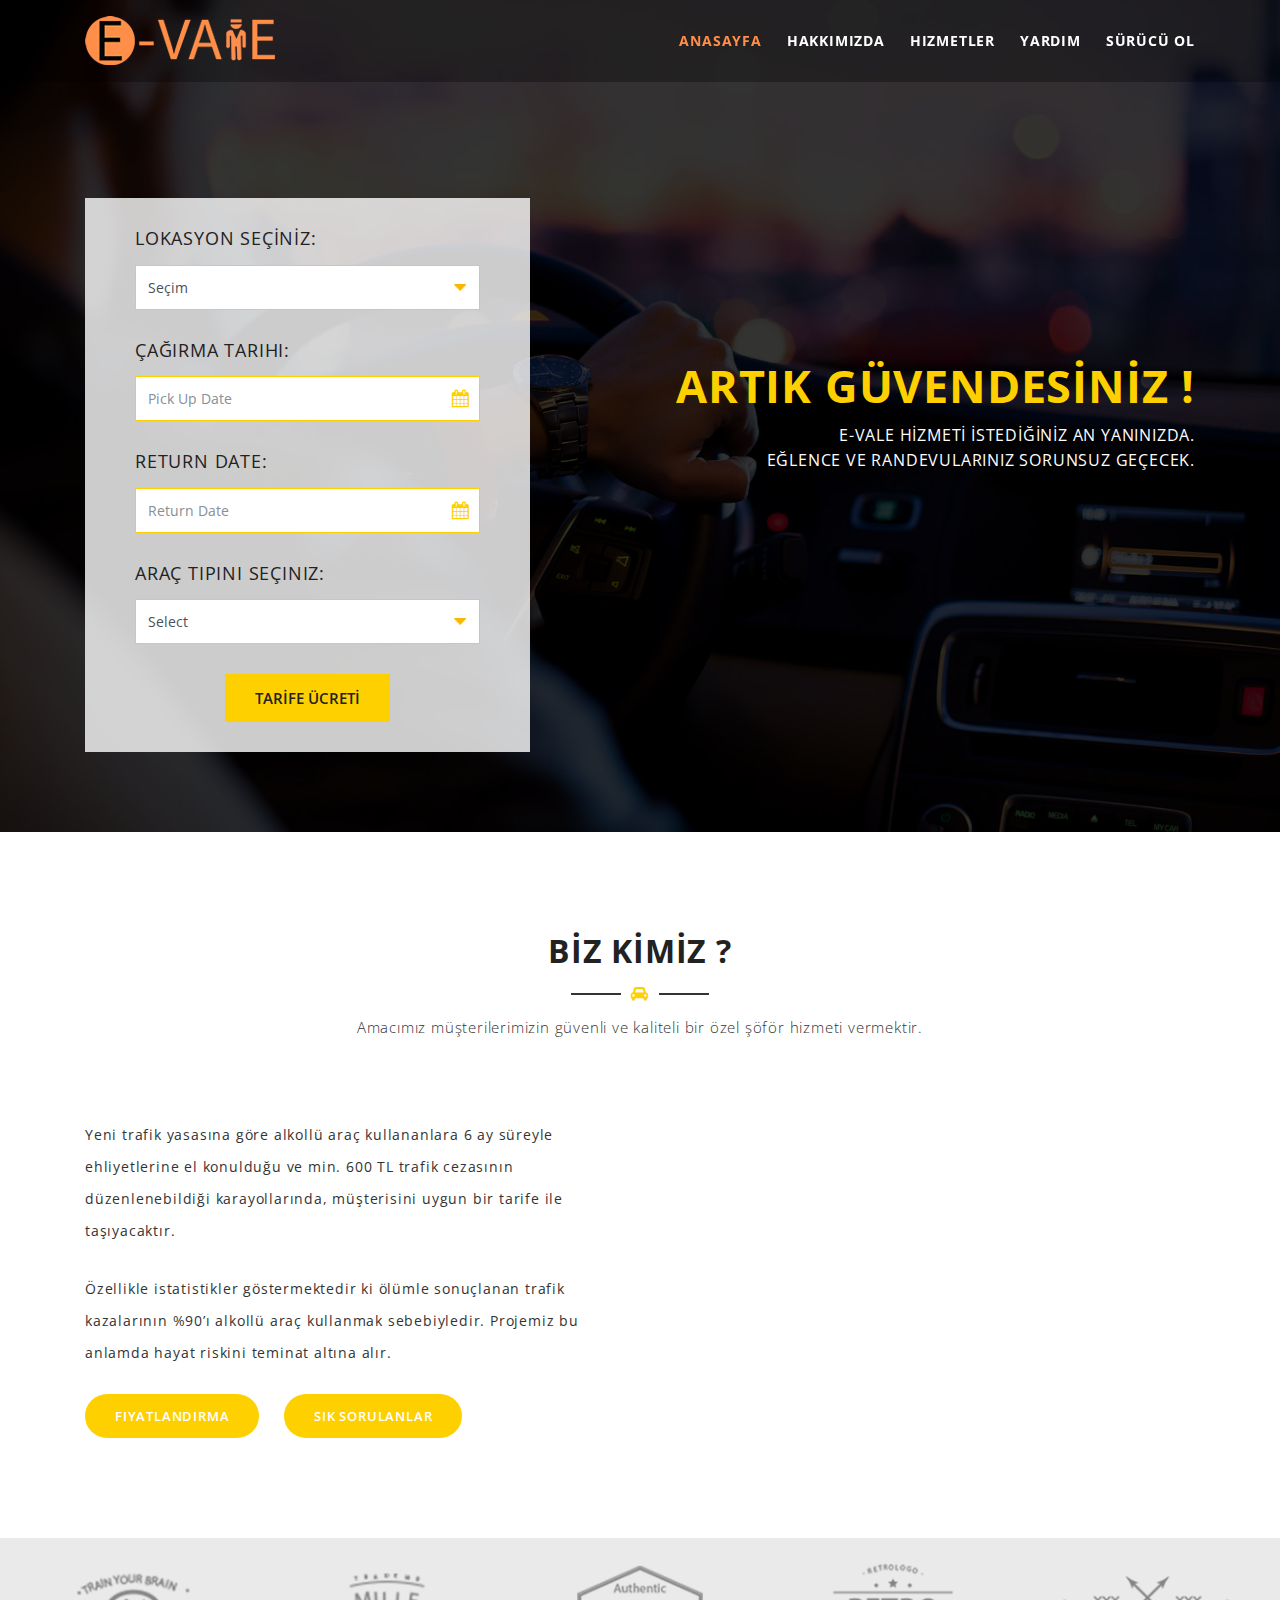
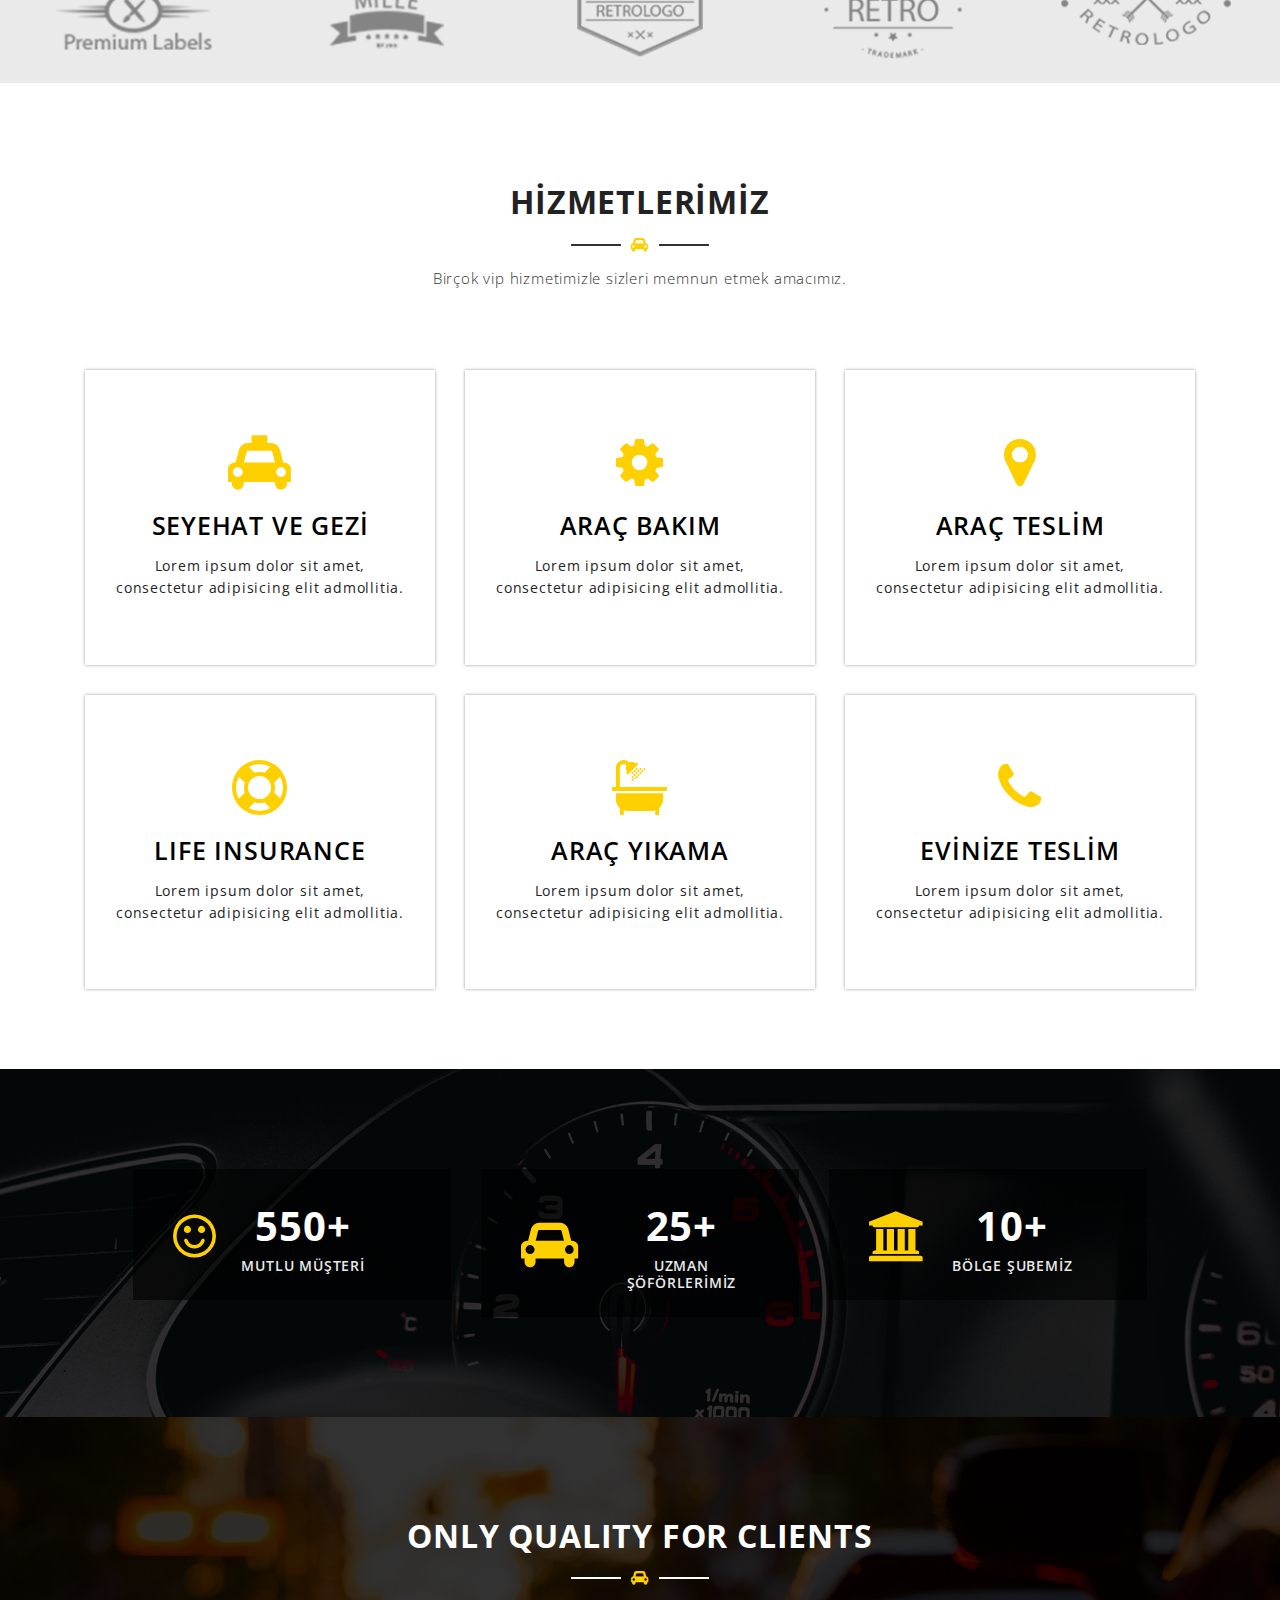
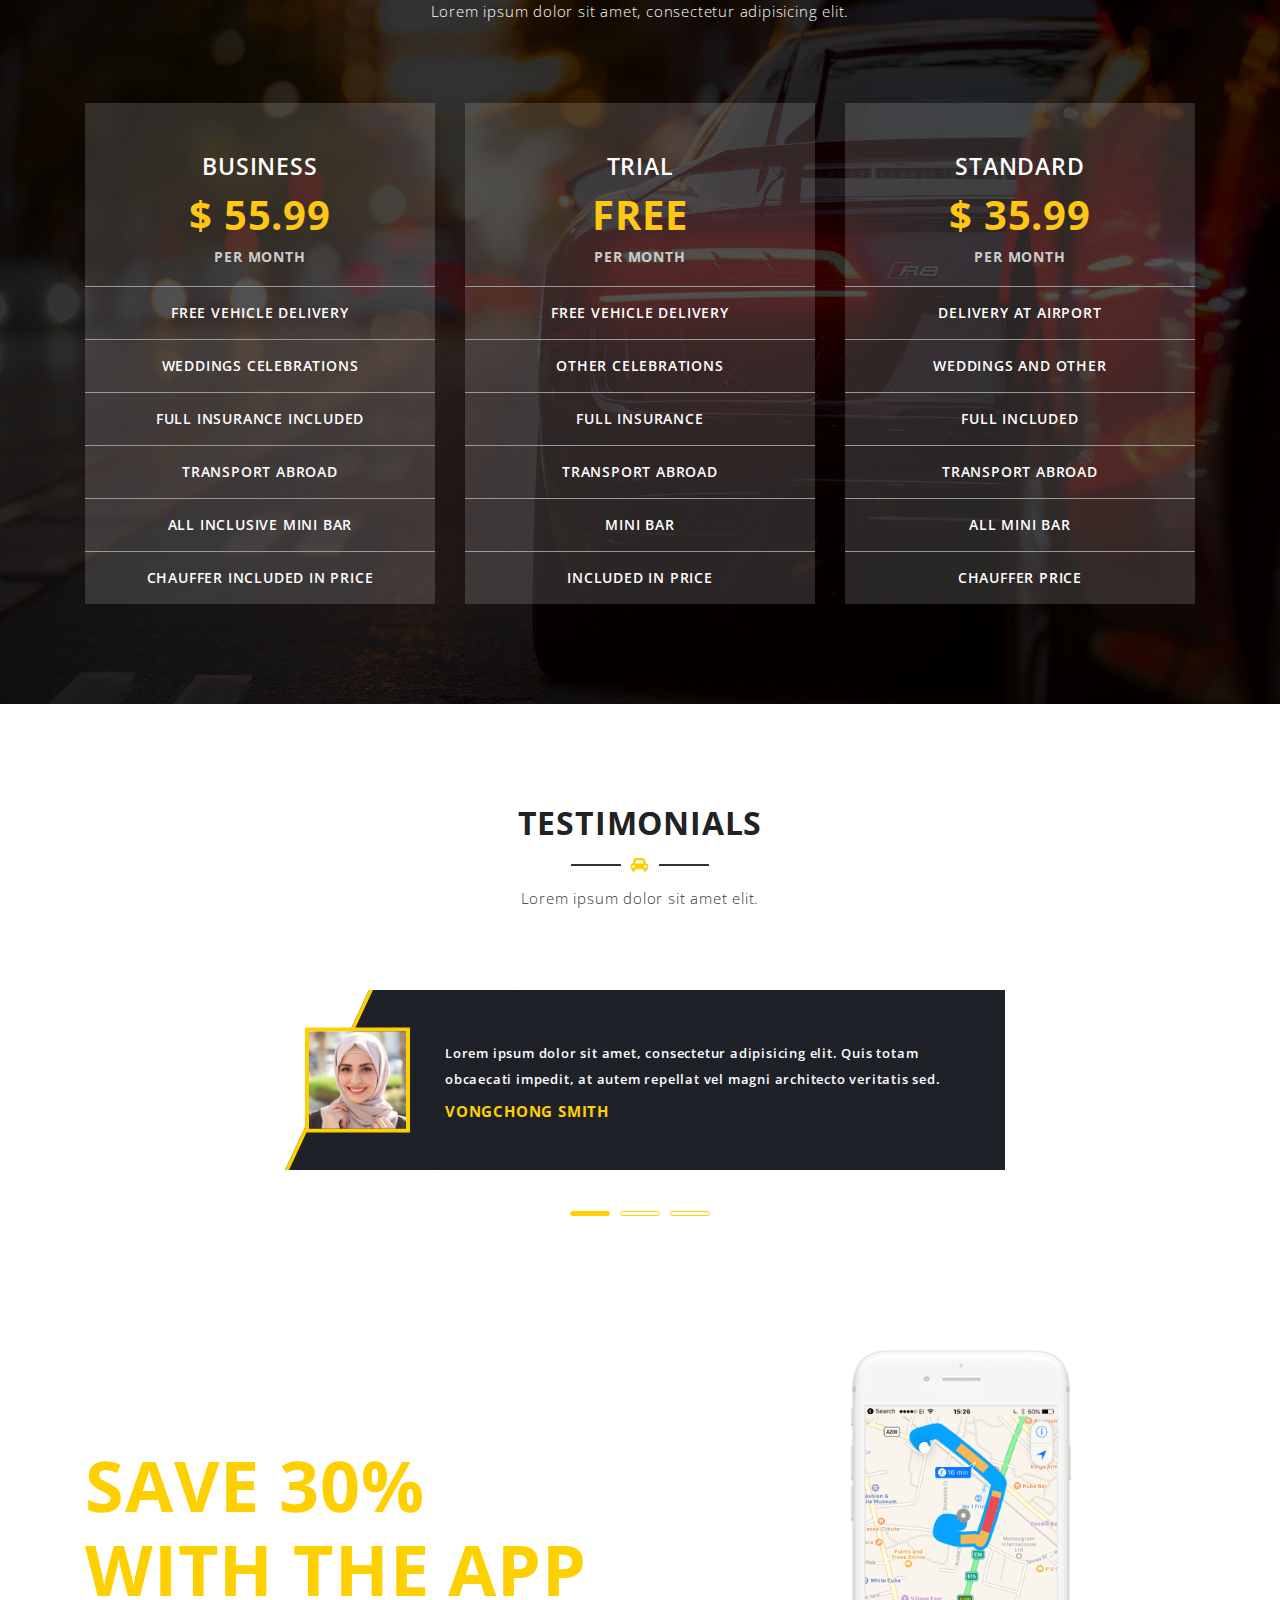
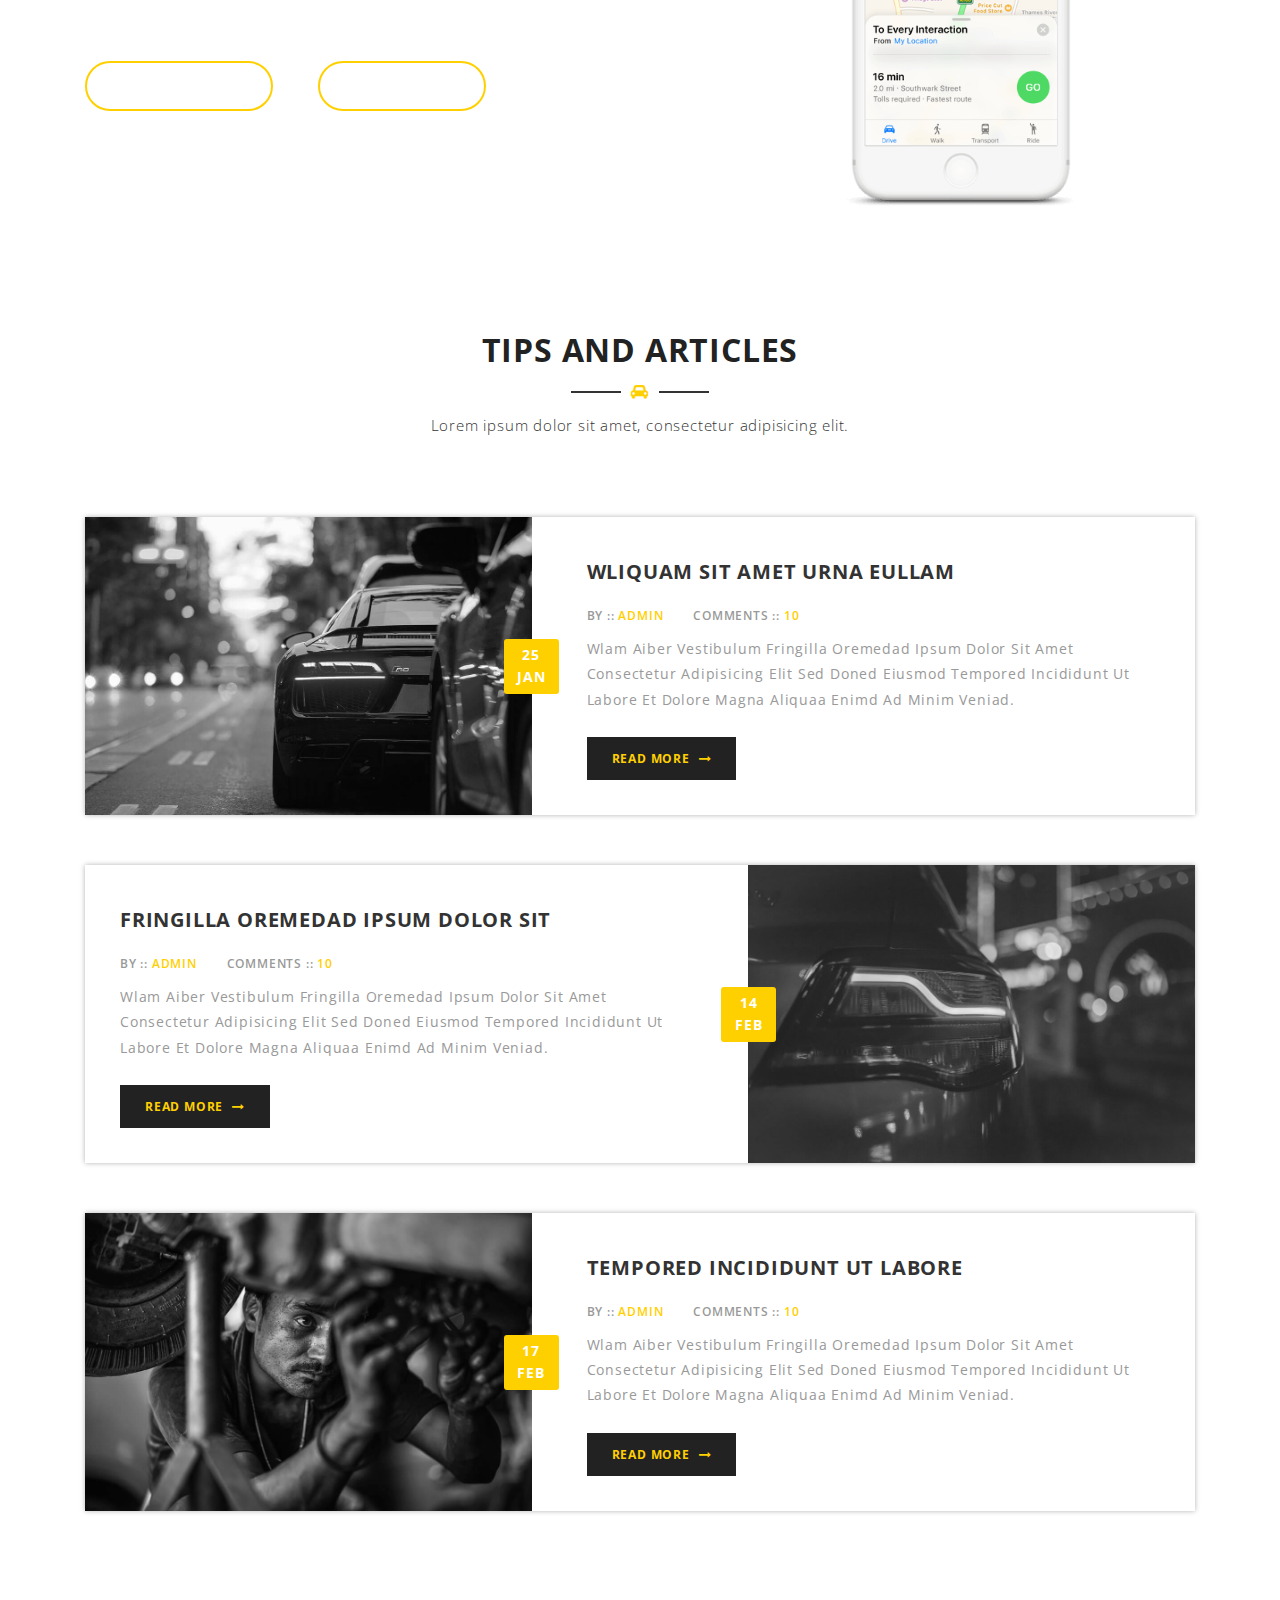
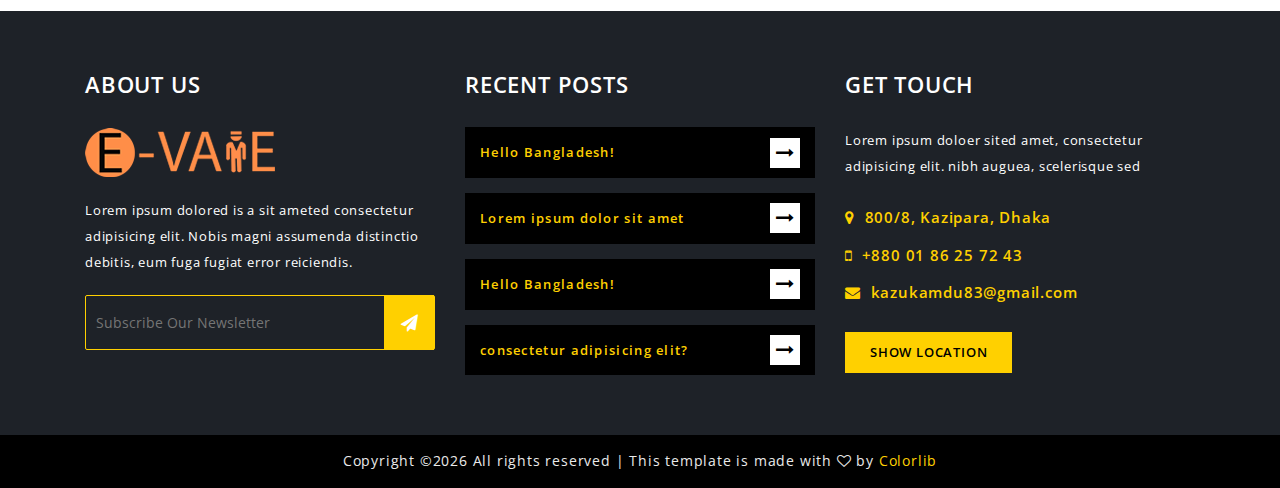
<file: index.html>
﻿<!DOCTYPE html>
<html class="no-js" lang="zxx">

<head>
    <meta charset="utf-8">
    <meta http-equiv="X-UA-Compatible" content="IE=edge">
    <meta name="viewport" content="width=device-width, initial-scale=1">
    <!--=== Favicon ===-->
    <link rel="shortcut icon" href="favicon.ico" type="image/x-icon" />

    <title>Cardoor - Car Rental HTML Template</title>

    <!--=== Bootstrap CSS ===-->
    <link href="assets/css/bootstrap.min.css" rel="stylesheet">
    <!--=== Slicknav CSS ===-->
    <link href="assets/css/plugins/slicknav.min.css" rel="stylesheet">
    <!--=== Magnific Popup CSS ===-->
    <link href="assets/css/plugins/magnific-popup.css" rel="stylesheet">
    <!--=== Owl Carousel CSS ===-->
    <link href="assets/css/plugins/owl.carousel.min.css" rel="stylesheet">
    <!--=== Gijgo CSS ===-->
    <link href="assets/css/plugins/gijgo.css" rel="stylesheet">
    <!--=== FontAwesome CSS ===-->
    <link href="assets/css/font-awesome.css" rel="stylesheet">
    <!--=== Theme Reset CSS ===-->
    <link href="assets/css/reset.css" rel="stylesheet">
    <!--=== Main Style CSS ===-->
    <link href="style.css" rel="stylesheet">
    <!--=== Responsive CSS ===-->
    <link href="assets/css/responsive.css" rel="stylesheet">


    <!--[if lt IE 9]>
        <script src="//oss.maxcdn.com/html5shiv/3.7.2/html5shiv.min.js"></script>
        <script src="//oss.maxcdn.com/respond/1.4.2/respond.min.js"></script>
    <![endif]-->
</head>

<body class="loader-active">

    <!--== Preloader Area Start ==-->
    <div class="preloader">
        <div class="preloader-spinner">
            <div class="loader-content">
                <img src="assets/img/preloader.gif" alt="JSOFT">
            </div>
        </div>
    </div>
    <!--== Preloader Area End ==-->

    <!--== Header Area Start ==-->
    <header id="header-area" class="fixed-top">
   <!--== test emre ==-->
        <!--== Header Bottom Start ==-->
        <div id="header-bottom">
            <div class="container">
                <div class="row">
                    <!--== Logo Start ==-->
                    <div class="col-lg-4">
                        <a href="index.html" class="logo">
                            <img src="assets/img/logo.png" alt="JSOFT">
                        </a>
                    </div>
                    <!--== Logo End ==-->

                    <!--== Main Menu Start ==-->
                    <div class="col-lg-8 d-none d-xl-block">
                        <nav class="mainmenu alignright">
                            <ul>
                                  <li class="active"><a href="index.html">Anasayfa</a>

                                </li>
                                <li><a href="about.html">Hakkımızda</a></li>
                                <li><a href="services.html">Hizmetler</a></li>
                                <li><a href="#">YARDIM</a>
                                    <ul>
                                        <li><a href="package.html">Fiyatlandırma</a></li>
                                        <li><a href="driver.html">Sürücüler</a></li>
                                        <li><a href="faq.html">Sık Sorulanlar</a></li>
                                        <li><a href="help-desk.html">Yardım Masası</a></li>
                                        <li><a href="login.html">Giriş Yap</a></li>
                                        <li><a href="register.html">Kayıt Ol</a></li>
                                        <li><a href="404.html">404</a></li>
                                    </ul>
                                </li>

                                <li><a href="contact.html">Sürücü Ol</a></li>
                            </ul>
                        </nav>
                    </div>
                    <!--== Main Menu End ==-->
                </div>
            </div>
        </div>
        <!--== Header Bottom End ==-->
    </header>
    <!--== Header Area End ==-->

    <!--== Slider Area Start ==-->
    <section id="slider-area">
        <!--== slide Item One ==-->
        <div class="single-slide-item overlay">
            <div class="container">
                <div class="row">
                    <div class="col-lg-5">
                        <div class="book-a-car">
                            <form action="index.html">
                                <!--== Pick Up Location ==-->
                                <div class="pickup-location book-item">
                                    <h4>LOKASYON SEÇİNİZ:</h4>
                                    <select class="custom-select">
                                      <option selected>Seçim</option>
                                      <option value="1">Şişli</option>
                                      <option value="2">Taksim</option>
                                      <option value="3">Beşiktaş</option>
                                      <option value="3">Ataşehir</option>
                                    </select>
                                </div>
                                <!--== Pick Up Location ==-->

                                <!--== Pick Up Date ==-->
                                <div class="pick-up-date book-item">
                                    <h4>Çağırma Tarihi:</h4>
                                    <input id="startDate" placeholder="Pick Up Date" />

                                    <div class="return-car">
                                        <h4>Return DATE:</h4>
                                        <input id="endDate" placeholder="Return Date" />
                                    </div>
                                </div>
                                <!--== Pick Up Location ==-->

                                <!--== Car Choose ==-->
                                <div class="choose-car-type book-item">
                                    <h4>Araç Tipini Seçiniz:</h4>
                                    <select class="custom-select">
                                      <option selected>Select</option>
                                      <option value="1">BMW</option>
                                      <option value="2">Audi</option>
                                      <option value="3">Lexus</option>
                                    </select>
                                </div>
                                <!--== Car Choose ==-->

                                <div class="book-button text-center">
                                    <button href="package.html" class="book-now-btn">TARİFE ÜCRETİ </button>
                                </div>
                            </form>
                        </div>
                    </div>

                    <div class="col-lg-7 text-right">
                        <div class="display-table">
                            <div class="display-table-cell">
                                <div class="slider-right-text">
                                    <h1>ARTIK GÜVENDESİNİZ !</h1>
                                    <p>E-VALE HİZMETİ İSTEDİĞİNİZ AN YANINIZDA. <br> EĞLENCE VE RANDEVULARINIZ SORUNSUZ GEÇECEK.</p>
                                </div>
                            </div>
                        </div>
                    </div>
                </div>
            </div>
        </div>
        <!--== slide Item One ==-->
    </section>
    <!--== Slider Area End ==-->

    <!--== About Us Area Start ==-->
    <section id="about-area" class="section-padding">
        <div class="container">
            <div class="row">
                <!-- Section Title Start -->
                <div class="col-lg-12">
                    <div class="section-title  text-center">
                        <h2>BİZ KİMİZ ?</h2>
                        <span class="title-line"><i class="fa fa-car"></i></span>
                        <p>Amacımız müşterilerimizin güvenli ve kaliteli bir özel şöför hizmeti vermektir.</p>
                    </div>
                </div>
                <!-- Section Title End -->
            </div>

            <div class="row">
                <!-- About Content Start -->
                <div class="col-lg-6">
                    <div class="display-table">
                        <div class="display-table-cell">
                            <div class="about-content">
                                <p>Yeni trafik yasasına göre alkollü araç kullananlara 6 ay süreyle ehliyetlerine el konulduğu ve min. 600 TL trafik cezasının düzenlenebildiği karayollarında, müşterisini uygun bir tarife ile taşıyacaktır.</p>

                                <p>Özellikle istatistikler göstermektedir ki ölümle sonuçlanan trafik kazalarının %90’ı alkollü araç kullanmak sebebiyledir. Projemiz bu anlamda hayat riskini teminat altına alır.</p>
                                <div class="about-btn">
                                    <a href="package.html">Fiyatlandırma</a>
                                    <a href="faq.html">Sık Sorulanlar</a>
                                </div>
                            </div>
                        </div>
                    </div>
                </div>
                <!-- About Content End -->

                <!-- About Video Start -->
                <div class="col-lg-6">
                    <div class="about-video">
                        <iframe src="https://player.vimeo.com/video/121982328?title=0&byline=0&portrait=0"></iframe>
                    </div>
                </div>
                <!-- About Video End -->
            </div>
        </div>
    </section>
    <!--== About Us Area End ==-->

    <!--== Partner Area Start ==-->
    <div id="partner-area">
        <div class="container-fluid">
            <div class="row">
                <div class="col-lg-12 text-center">
                    <div class="partner-content-wrap">
                        <!-- Single Partner Start -->
                        <div class="single-partner">
                            <div class="display-table">
                                <div class="display-table-cell">
                                    <img src="assets/img/partner/partner-logo-1.png" alt="JSOFT">
                                </div>
                            </div>
                        </div>
                        <!-- Single Partner End -->

                        <!-- Single Partner Start -->
                        <div class="single-partner">
                            <div class="display-table">
                                <div class="display-table-cell">
                                    <img src="assets/img/partner/partner-logo-2.png" alt="JSOFT">
                                </div>
                            </div>
                        </div>
                        <!-- Single Partner End -->

                        <!-- Single Partner Start -->
                        <div class="single-partner">
                            <div class="display-table">
                                <div class="display-table-cell">
                                    <img src="assets/img/partner/partner-logo-3.png" alt="JSOFT">
                                </div>
                            </div>
                        </div>
                        <!-- Single Partner End -->

                        <!-- Single Partner Start -->
                        <div class="single-partner">
                            <div class="display-table">
                                <div class="display-table-cell">
                                    <img src="assets/img/partner/partner-logo-4.png" alt="JSOFT">
                                </div>
                            </div>
                        </div>
                        <!-- Single Partner End -->

                        <!-- Single Partner Start -->
                        <div class="single-partner">
                            <div class="display-table">
                                <div class="display-table-cell">
                                    <img src="assets/img/partner/partner-logo-5.png" alt="JSOFT">
                                </div>
                            </div>
                        </div>
                        <!-- Single Partner End -->

                        <!-- Single Partner Start -->
                        <div class="single-partner">
                            <div class="display-table">
                                <div class="display-table-cell">
                                    <img src="assets/img/partner/partner-logo-1.png" alt="JSOFT">
                                </div>
                            </div>
                        </div>
                        <!-- Single Partner End -->

                        <!-- Single Partner Start -->
                        <div class="single-partner">
                            <div class="display-table">
                                <div class="display-table-cell">
                                    <img src="assets/img/partner/partner-logo-4.png" alt="JSOFT">
                                </div>
                            </div>
                        </div>
                        <!-- Single Partner End -->
                    </div>
                </div>
            </div>
        </div>
    </div>
    <!--== Partner Area End ==-->

    <!--== Services Area Start ==-->
    <section id="service-area" class="section-padding">
        <div class="container">
            <div class="row">
                <!-- Section Title Start -->
                <div class="col-lg-12">
                    <div class="section-title  text-center">
                        <h2>HİZMETLERİMİZ</h2>
                        <span class="title-line"><i class="fa fa-car"></i></span>
                        <p>Birçok vip hizmetimizle sizleri memnun etmek amacımız.</p>
                    </div>
                </div>
                <!-- Section Title End -->
            </div>


			<!-- Service Content Start -->
			<div class="row">
				<!-- Single Service Start -->
				<div class="col-lg-4 text-center">
					<div class="service-item">
						<i class="fa fa-taxi"></i>
						<h3>SEYEHAT VE GEZİ</h3>
						<p>Lorem ipsum dolor sit amet, consectetur adipisicing elit admollitia.</p>
					</div>
				</div>
				<!-- Single Service End -->

				<!-- Single Service Start -->
				<div class="col-lg-4 text-center">
					<div class="service-item">
						<i class="fa fa-cog"></i>
						<h3>ARAÇ BAKIM</h3>
						<p>Lorem ipsum dolor sit amet, consectetur adipisicing elit admollitia.</p>
					</div>
				</div>
				<!-- Single Service End -->

				<!-- Single Service Start -->
				<div class="col-lg-4 text-center">
					<div class="service-item">
						<i class="fa fa-map-marker"></i>
						<h3>ARAÇ TESLİM</h3>
						<p>Lorem ipsum dolor sit amet, consectetur adipisicing elit admollitia.</p>
					</div>
				</div>
				<!-- Single Service End -->

				<!-- Single Service Start -->
				<div class="col-lg-4 text-center">
					<div class="service-item">
						<i class="fa fa-life-ring"></i>
						<h3>life insurance</h3>
						<p>Lorem ipsum dolor sit amet, consectetur adipisicing elit admollitia.</p>
					</div>
				</div>
				<!-- Single Service End -->

				<!-- Single Service Start -->
				<div class="col-lg-4 text-center">
					<div class="service-item">
						<i class="fa fa-bath"></i>
						<h3>ARAÇ YIKAMA</h3>
						<p>Lorem ipsum dolor sit amet, consectetur adipisicing elit admollitia.</p>
					</div>
				</div>
				<!-- Single Service End -->

				<!-- Single Service Start -->
				<div class="col-lg-4 text-center">
					<div class="service-item">
						<i class="fa fa-phone"></i>
						<h3>EVİNİZE TESLİM</h3>
						<p>Lorem ipsum dolor sit amet, consectetur adipisicing elit admollitia.</p>
					</div>
				</div>
				<!-- Single Service End -->
			</div>
			<!-- Service Content End -->
        </div>
    </section>
    <!--== Services Area End ==-->

    <!--== Fun Fact Area Start ==-->
    <section id="funfact-area" class="overlay section-padding">
        <div class="container">
            <div class="row">
                <div class="col-lg-11 col-md-12 m-auto">
                    <div class="funfact-content-wrap">
                        <div class="row">
                            <!-- Single FunFact Start -->
                            <div class="col-lg-4 col-md-6">
                                <div class="single-funfact">
                                    <div class="funfact-icon">
                                        <i class="fa fa-smile-o"></i>
                                    </div>
                                    <div class="funfact-content">
                                        <p><span class="counter">550</span>+</p>
                                        <h4>MUTLU MÜŞTERİ</h4>
                                    </div>
                                </div>
                            </div>
                            <!-- Single FunFact End -->

                            <!-- Single FunFact Start -->
                            <div class="col-lg-4 col-md-6">
                                <div class="single-funfact">
                                    <div class="funfact-icon">
                                        <i class="fa fa-car"></i>
                                    </div>
                                    <div class="funfact-content">
                                        <p><span class="counter">25</span>+</p>
                                        <h4>UZMAN ŞÖFÖRLERİMİZ</h4>
                                    </div>
                                </div>
                            </div>
                            <!-- Single FunFact End -->

                            <!-- Single FunFact Start -->
                            <div class="col-lg-4 col-md-6">
                                <div class="single-funfact">
                                    <div class="funfact-icon">
                                        <i class="fa fa-bank"></i>
                                    </div>
                                    <div class="funfact-content">
                                        <p><span class="counter">10</span>+</p>
                                        <h4>BÖLGE ŞUBEMİZ</h4>
                                    </div>
                                </div>
                            </div>
                            <!-- Single FunFact End -->
                        </div>
                    </div>
                </div>
            </div>
        </div>
    </section>
    <!--== Fun Fact Area End ==-->













    <!--== Pricing Area Start ==-->
    <section id="pricing-area" class="section-padding overlay">
        <div class="container">
            <div class="row">
                <!-- Section Title Start -->
                <div class="col-lg-12">
                    <div class="section-title  text-center">
                        <h2>Only quality for clients</h2>
                        <span class="title-line"><i class="fa fa-car"></i></span>
                        <p>Lorem ipsum dolor sit amet, consectetur adipisicing elit.</p>
                    </div>
                </div>
                <!-- Section Title End -->
            </div>

            <!-- Pricing Table Conatent Start -->
            <div class="row">
                <!-- Single Pricing Table -->
                <div class="col-lg-4 col-md-6 text-center">
                    <div class="single-pricing-table">
                        <h3>BUSINESS</h3>
                        <h2>$ 55.99</h2>
                        <h5>PER MONTH</h5>

                        <ul class="package-list">
                            <li>FREE VEHICLE DELIVERY</li>
                            <li>WEDDINGS CELEBRATIONS</li>
                            <li>FULL INSURANCE INCLUDED</li>
                            <li>TRANSPORT ABROAD</li>
                            <li>ALL INCLUSIVE MINI BAR</li>
                            <li>CHAUFFER INCLUDED IN PRICE</li>
                        </ul>
                    </div>
                </div>
                <!-- Single Pricing Table -->

                <!-- Single Pricing Table -->
                <div class="col-lg-4 col-md-6 text-center">
                    <div class="single-pricing-table">
                        <h3>Trial</h3>
                        <h2>Free</h2>
                        <h5>PER MONTH</h5>

                        <ul class="package-list">
                            <li>FREE VEHICLE DELIVERY</li>
                            <li>OTHER CELEBRATIONS</li>
                            <li>FULL INSURANCE</li>
                            <li>TRANSPORT ABROAD</li>
                            <li>MINI BAR</li>
                            <li>INCLUDED IN PRICE</li>
                        </ul>
                    </div>
                </div>
                <!-- Single Pricing Table -->

                <!-- Single Pricing Table -->
                <div class="col-lg-4 col-md-6 text-center">
                    <div class="single-pricing-table">
                        <h3>standard</h3>
                        <h2>$ 35.99</h2>
                        <h5>PER MONTH</h5>

                        <ul class="package-list">
                            <li>DELIVERY AT AIRPORT</li>
                            <li>WEDDINGS AND OTHER</li>
                            <li>FULL INCLUDED</li>
                            <li>TRANSPORT ABROAD</li>
                            <li>ALL MINI BAR</li>
                            <li>CHAUFFER PRICE</li>
                        </ul>
                    </div>
                </div>
                <!-- Single Pricing Table -->
            </div>
            <!-- Pricing Table Conatent End -->
        </div>
    </section>
    <!--== Pricing Area End ==-->

    <!--== Testimonials Area Start ==-->
    <section id="testimonial-area" class="section-padding">
        <div class="container">
            <div class="row">
                <!-- Section Title Start -->
                <div class="col-lg-12">
                    <div class="section-title  text-center">
                        <h2>Testimonials</h2>
                        <span class="title-line"><i class="fa fa-car"></i></span>
                        <p>Lorem ipsum dolor sit amet elit.</p>
                    </div>
                </div>
                <!-- Section Title End -->
            </div>

            <div class="row">
                <div class="col-lg-8 col-md-12 m-auto">
                    <div class="testimonial-content">
                        <!--== Single Testimoial Start ==-->
                        <div class="single-testimonial">
                            <p>Lorem ipsum dolor sit amet, consectetur adipisicing elit. Quis totam obcaecati impedit, at autem repellat vel magni architecto veritatis sed.</p>
                            <h3>Vongchong Smith</h3>
                            <div class="client-logo">
                                <img src="assets/img/client/client-pic-1.jpg" alt="JSOFT">
                            </div>
                        </div>
                        <!--== Single Testimoial End ==-->

                        <!--== Single Testimoial Start ==-->
                        <div class="single-testimonial">
                            <p>Lorem ipsum dolor sit amet, consectetur adipisicing elit. Quis totam obcaecati impedit, at autem repellat vel magni architecto veritatis sed.</p>
                            <h3>Amader Tuni</h3>
                            <div class="client-logo">
                                <img src="assets/img/client/client-pic-3.jpg" alt="JSOFT">
                            </div>
                        </div>
                        <!--== Single Testimoial End ==-->

                        <!--== Single Testimoial Start ==-->
                        <div class="single-testimonial">
                            <p>Lorem ipsum dolor sit amet, consectetur adipisicing elit. Quis totam obcaecati impedit, at autem repellat vel magni architecto veritatis sed.</p>
                            <h3>Atex Tuntuni Smith</h3>
                            <div class="client-logo">
                                <img src="assets/img/client/client-pic-2.jpg" alt="JSOFT">
                            </div>
                        </div>
                        <!--== Single Testimoial End ==-->
                    </div>
                </div>
            </div>
        </div>
    </section>
    <!--== Testimonials Area End ==-->

    <!--== Mobile App Area Start ==-->
    <div id="mobileapp-video-bg"></div>
    <section id="mobile-app-area">
        <div class="container">
            <div class="row">
                <div class="col-lg-6">
                    <div class="mobile-app-content">
                        <h2>SAVE 30% WITH THE APP</h2>
                        <p>Easy &amp; Fast - Book a car in 60 seconds</p>
                        <div class="app-btns">
                            <a href="#"><i class="fa fa-android"></i> Android Store</a>
                            <a href="#"><i class="fa fa-apple"></i> Apple Store</a>
                        </div>
                    </div>
                </div>
            </div>
        </div>
    </section>
    <!--== Mobile App Area End ==-->

    <!--== Articles Area Start ==-->
    <section id="tips-article-area" class="section-padding">
        <div class="container">
            <div class="row">
                <!-- Section Title Start -->
                <div class="col-lg-12">
                    <div class="section-title  text-center">
                        <h2>Tips and articles</h2>
                        <span class="title-line"><i class="fa fa-car"></i></span>
                        <p>Lorem ipsum dolor sit amet, consectetur adipisicing elit.</p>
                    </div>
                </div>
                <!-- Section Title End -->
            </div>

            <!-- Articles Content Wrap Start -->
            <div class="row">
                <!-- Single Articles Start -->
                <div class="col-lg-12">
                    <article class="single-article">
                        <div class="row">
                            <!-- Articles Thumbnail Start -->
                            <div class="col-lg-5">
                                <div class="article-thumb">
                                    <img src="assets/img/article/arti-thumb-1.jpg" alt="JSOFT">
                                </div>
                            </div>
                            <!-- Articles Thumbnail End -->

                            <!-- Articles Content Start -->
                            <div class="col-lg-7">
                                <div class="display-table">
                                    <div class="display-table-cell">
                                        <div class="article-body">
                                            <h3><a href="article-details.html">Wliquam sit amet urna eullam</a></h3>
                                            <div class="article-meta">
                                                <a href="#" class="author">By :: <span>Admin</span></a>
                                                <a href="#" class="commnet">Comments :: <span>10</span></a>
                                            </div>

                                            <div class="article-date">25 <span class="month">jan</span></div>

                                            <p>Wlam aiber vestibulum fringilla oremedad ipsum dolor sit amet consectetur adipisicing elit sed doned eiusmod tempored incididunt ut labore et dolore magna aliquaa enimd ad minim veniad.</p>

                                            <a href="article-details.html" class="readmore-btn">Read More <i class="fa fa-long-arrow-right"></i></a>
                                        </div>
                                    </div>
                                </div>
                            </div>
                            <!-- Articles Content End -->
                        </div>
                    </article>
                </div>
                <!-- Single Articles End -->

                <!-- Single Articles Start -->
                <div class="col-lg-12">
                    <article class="single-article middle">
                        <div class="row">

                            <!-- Articles Thumbnail Start -->
                            <div class="col-lg-5 d-xl-none">
                                <div class="article-thumb">
                                    <img src="assets/img/article/arti-thumb-2.jpg" alt="JSOFT">
                                </div>
                            </div>
                            <!-- Articles Thumbnail End -->

                            <!-- Articles Content Start -->
                            <div class="col-lg-7">
                                <div class="display-table">
                                    <div class="display-table-cell">
                                        <div class="article-body">
                                            <h3><a href="article-details.html">fringilla oremedad ipsum dolor sit</a></h3>
                                            <div class="article-meta">
                                                <a href="#" class="author">By :: <span>Admin</span></a>
                                                <a href="#" class="commnet">Comments :: <span>10</span></a>
                                            </div>

                                            <div class="article-date">14<span class="month">feb</span></div>

                                            <p>Wlam aiber vestibulum fringilla oremedad ipsum dolor sit amet consectetur adipisicing elit sed doned eiusmod tempored incididunt ut labore et dolore magna aliquaa enimd ad minim veniad.</p>

                                            <a href="article-details.html" class="readmore-btn">Read More <i class="fa fa-long-arrow-right"></i></a>
                                        </div>
                                    </div>
                                </div>
                            </div>
                            <!-- Articles Content End -->

                            <!-- Articles Thumbnail Start -->
                            <div class="col-lg-5 d-none d-xl-block">
                                <div class="article-thumb">
                                    <img src="assets/img/article/arti-thumb-2.jpg" alt="JSOFT">
                                </div>
                            </div>
                            <!-- Articles Thumbnail End -->
                        </div>
                    </article>
                </div>
                <!-- Single Articles End -->

                <!-- Single Articles Start -->
                <div class="col-lg-12">
                    <article class="single-article">
                        <div class="row">
                            <!-- Articles Thumbnail Start -->
                            <div class="col-lg-5">
                                <div class="article-thumb">
                                    <img src="assets/img/article/arti-thumb-3.jpg" alt="JSOFT">
                                </div>
                            </div>
                            <!-- Articles Thumbnail End -->

                            <!-- Articles Content Start -->
                            <div class="col-lg-7">
                                <div class="display-table">
                                    <div class="display-table-cell">
                                        <div class="article-body">
                                            <h3><a href="article-details.html">Tempored incididunt ut labore</a></h3>
                                            <div class="article-meta">
                                                <a href="#" class="author">By :: <span>Admin</span></a>
                                                <a href="#" class="commnet">Comments :: <span>10</span></a>
                                            </div>

                                            <div class="article-date">17 <span class="month">feb</span></div>

                                            <p>Wlam aiber vestibulum fringilla oremedad ipsum dolor sit amet consectetur adipisicing elit sed doned eiusmod tempored incididunt ut labore et dolore magna aliquaa enimd ad minim veniad.</p>

                                            <a href="article-details.html" class="readmore-btn">Read More <i class="fa fa-long-arrow-right"></i></a>
                                        </div>
                                    </div>
                                </div>
                            </div>
                            <!-- Articles Content End -->
                        </div>
                    </article>
                </div>
                <!-- Single Articles End -->
            </div>
            <!-- Articles Content Wrap End -->
        </div>
    </section>
    <!--== Articles Area End ==-->

    <!--== Footer Area Start ==-->
    <section id="footer-area">
        <!-- Footer Widget Start -->
        <div class="footer-widget-area">
            <div class="container">
                <div class="row">
                    <!-- Single Footer Widget Start -->
                    <div class="col-lg-4 col-md-6">
                        <div class="single-footer-widget">
                            <h2>About Us</h2>
                            <div class="widget-body">
                                <img src="assets/img/logo.png" alt="JSOFT">
                                <p>Lorem ipsum dolored is a sit ameted consectetur adipisicing elit. Nobis magni assumenda distinctio debitis, eum fuga fugiat error reiciendis.</p>

                                <div class="newsletter-area">
                                    <form action="index.html">
                                        <input type="email" placeholder="Subscribe Our Newsletter">
                                        <button type="submit" class="newsletter-btn"><i class="fa fa-send"></i></button>
                                    </form>
                                </div>

                            </div>
                        </div>
                    </div>
                    <!-- Single Footer Widget End -->

                    <!-- Single Footer Widget Start -->
                    <div class="col-lg-4 col-md-6">
                        <div class="single-footer-widget">
                            <h2>Recent Posts</h2>
                            <div class="widget-body">
                                <ul class="recent-post">
                                    <li>
                                        <a href="#">
                                           Hello Bangladesh!
                                           <i class="fa fa-long-arrow-right"></i>
                                       </a>
                                    </li>
                                    <li>
                                        <a href="#">
                                          Lorem ipsum dolor sit amet
                                           <i class="fa fa-long-arrow-right"></i>
                                       </a>
                                    </li>
                                    <li>
                                        <a href="#">
                                           Hello Bangladesh!
                                           <i class="fa fa-long-arrow-right"></i>
                                       </a>
                                    </li>
                                    <li>
                                        <a href="#">
                                            consectetur adipisicing elit?
                                           <i class="fa fa-long-arrow-right"></i>
                                       </a>
                                    </li>
                                </ul>
                            </div>
                        </div>
                    </div>
                    <!-- Single Footer Widget End -->

                    <!-- Single Footer Widget Start -->
                    <div class="col-lg-4 col-md-6">
                        <div class="single-footer-widget">
                            <h2>get touch</h2>
                            <div class="widget-body">
                                <p>Lorem ipsum doloer sited amet, consectetur adipisicing elit. nibh auguea, scelerisque sed</p>

                                <ul class="get-touch">
                                    <li><i class="fa fa-map-marker"></i> 800/8, Kazipara, Dhaka</li>
                                    <li><i class="fa fa-mobile"></i> +880 01 86 25 72 43</li>
                                    <li><i class="fa fa-envelope"></i> kazukamdu83@gmail.com</li>
                                </ul>
                                <a href="https://goo.gl/maps/b5mt45MCaPB2" class="map-show" target="_blank">Show Location</a>
                            </div>
                        </div>
                    </div>
                    <!-- Single Footer Widget End -->
                </div>
            </div>
        </div>
        <!-- Footer Widget End -->

        <!-- Footer Bottom Start -->
        <div class="footer-bottom-area">
            <div class="container">
                <div class="row">
                    <div class="col-lg-12 text-center">
                        <p><!-- Link back to Colorlib can't be removed. Template is licensed under CC BY 3.0. -->
Copyright &copy;<script>document.write(new Date().getFullYear());</script> All rights reserved | This template is made with <i class="fa fa-heart-o" aria-hidden="true"></i> by <a href="https://colorlib.com" target="_blank">Colorlib</a>
<!-- Link back to Colorlib can't be removed. Template is licensed under CC BY 3.0. --></p>
                    </div>
                </div>
            </div>
        </div>
        <!-- Footer Bottom End -->
    </section>
    <!--== Footer Area End ==-->

    <!--== Scroll Top Area Start ==-->
    <div class="scroll-top">
        <img src="assets/img/scroll-top.png" alt="JSOFT">
    </div>
    <!--== Scroll Top Area End ==-->

    <!--=======================Javascript============================-->
    <!--=== Jquery Min Js ===-->
    <script src="assets/js/jquery-3.2.1.min.js"></script>
    <!--=== Jquery Migrate Min Js ===-->
    <script src="assets/js/jquery-migrate.min.js"></script>
    <!--=== Popper Min Js ===-->
    <script src="assets/js/popper.min.js"></script>
    <!--=== Bootstrap Min Js ===-->
    <script src="assets/js/bootstrap.min.js"></script>
    <!--=== Gijgo Min Js ===-->
    <script src="assets/js/plugins/gijgo.js"></script>
    <!--=== Vegas Min Js ===-->
    <script src="assets/js/plugins/vegas.min.js"></script>
    <!--=== Isotope Min Js ===-->
    <script src="assets/js/plugins/isotope.min.js"></script>
    <!--=== Owl Caousel Min Js ===-->
    <script src="assets/js/plugins/owl.carousel.min.js"></script>
    <!--=== Waypoint Min Js ===-->
    <script src="assets/js/plugins/waypoints.min.js"></script>
    <!--=== CounTotop Min Js ===-->
    <script src="assets/js/plugins/counterup.min.js"></script>
    <!--=== YtPlayer Min Js ===-->
    <script src="assets/js/plugins/mb.YTPlayer.js"></script>
    <!--=== Magnific Popup Min Js ===-->
    <script src="assets/js/plugins/magnific-popup.min.js"></script>
    <!--=== Slicknav Min Js ===-->
    <script src="assets/js/plugins/slicknav.min.js"></script>

    <!--=== Mian Js ===-->
    <script src="assets/js/main.js"></script>

</body>

</html>
</file>
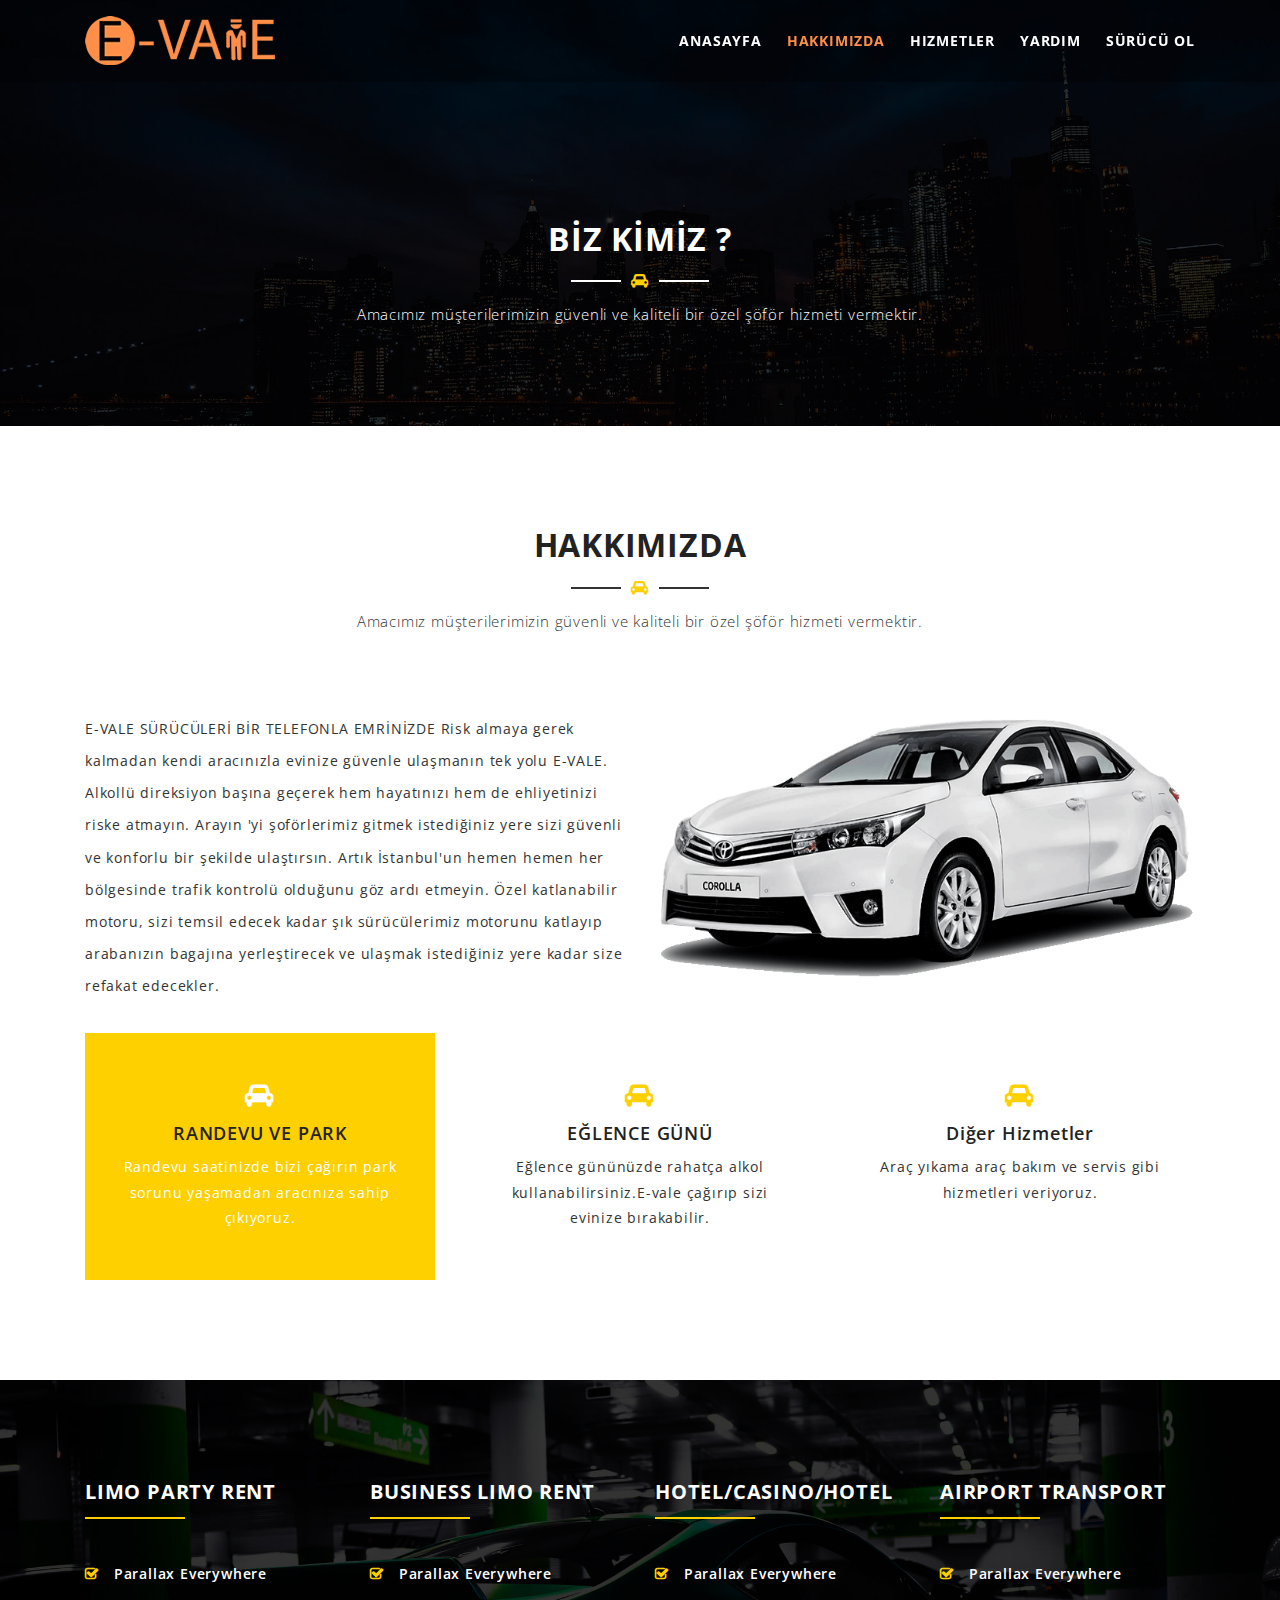
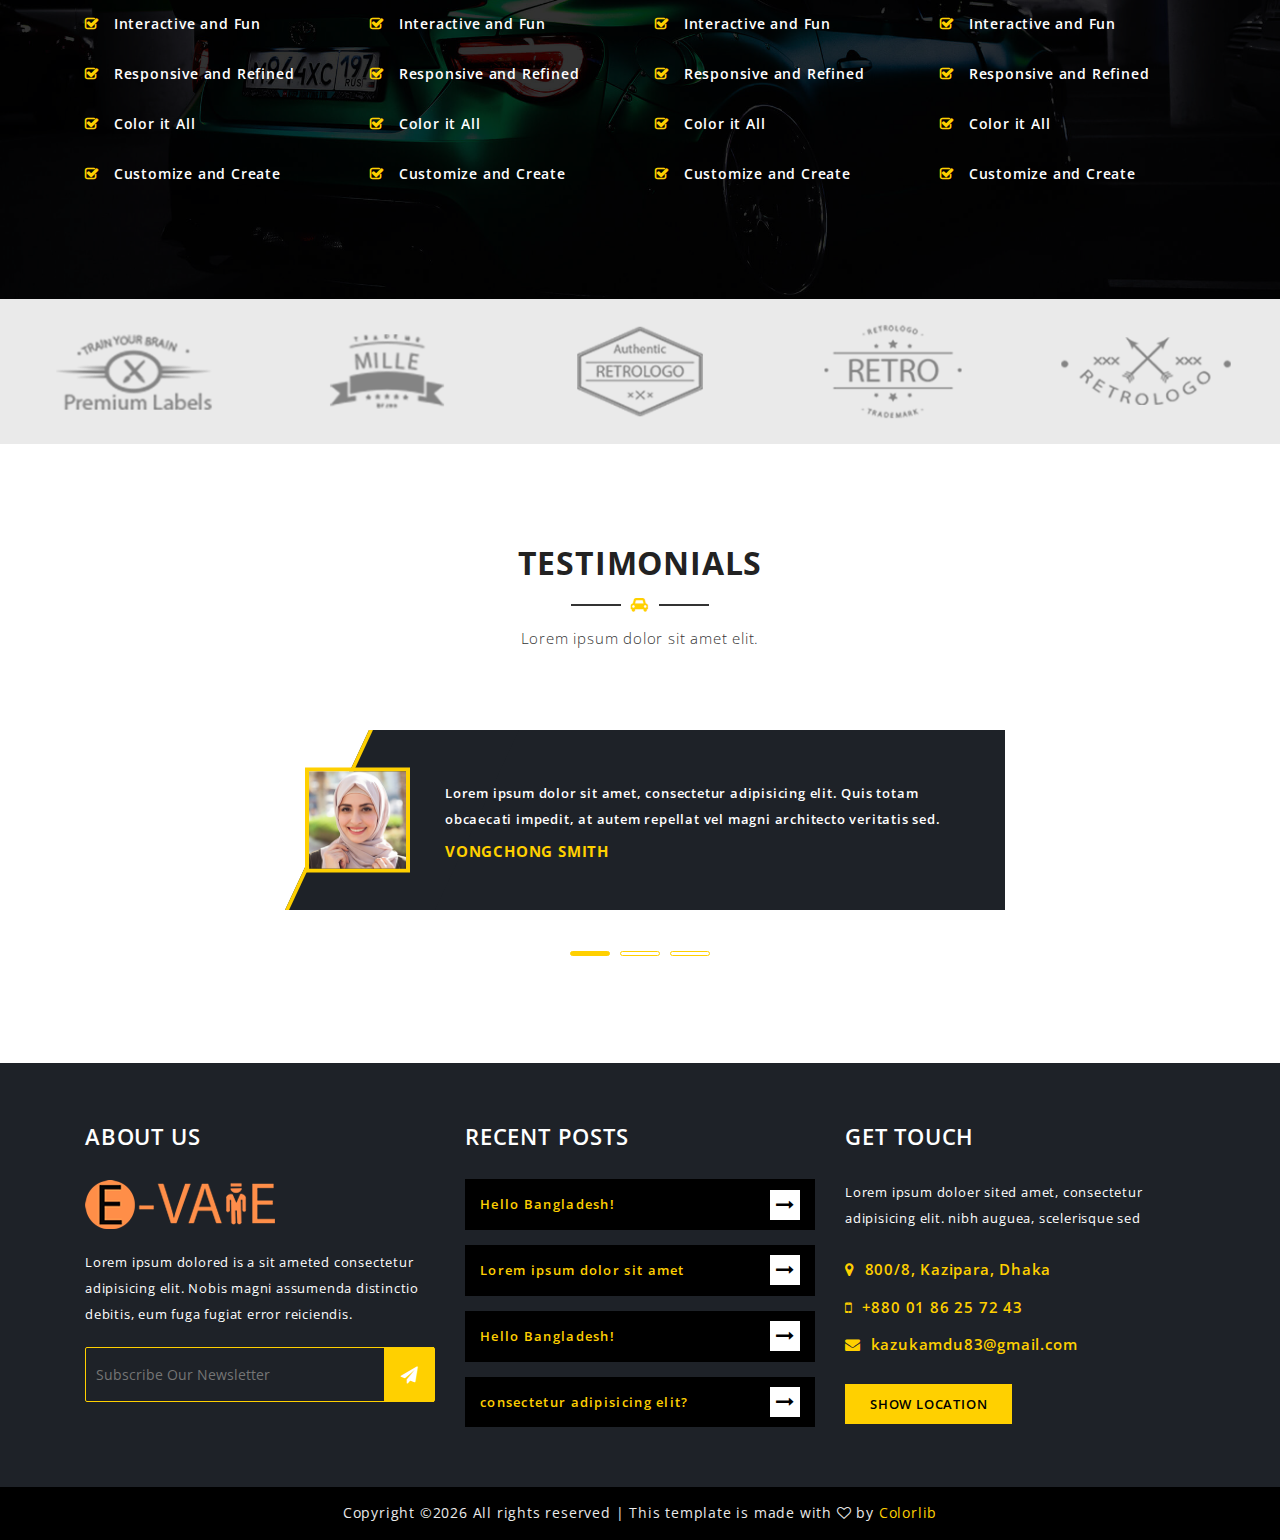
<file: about.html>
<!DOCTYPE html>
<html class="no-js" lang="zxx">

<head>
    <meta charset="utf-8">
    <meta http-equiv="X-UA-Compatible" content="IE=edge">
    <meta name="viewport" content="width=device-width, initial-scale=1">
    <!--=== Favicon ===-->
    <link rel="shortcut icon" href="favicon.ico" type="image/x-icon" />

    <title>E-VALE</title>

    <!--=== Bootstrap CSS ===-->
    <link href="assets/css/bootstrap.min.css" rel="stylesheet">
    <!--=== Slicknav CSS ===-->
    <link href="assets/css/plugins/slicknav.min.css" rel="stylesheet">
    <!--=== Magnific Popup CSS ===-->
    <link href="assets/css/plugins/magnific-popup.css" rel="stylesheet">
    <!--=== Owl Carousel CSS ===-->
    <link href="assets/css/plugins/owl.carousel.min.css" rel="stylesheet">
    <!--=== Gijgo CSS ===-->
    <link href="assets/css/plugins/gijgo.css" rel="stylesheet">
    <!--=== FontAwesome CSS ===-->
    <link href="assets/css/font-awesome.css" rel="stylesheet">
    <!--=== Theme Reset CSS ===-->
    <link href="assets/css/reset.css" rel="stylesheet">
    <!--=== Main Style CSS ===-->
    <link href="style.css" rel="stylesheet">
    <!--=== Responsive CSS ===-->
    <link href="assets/css/responsive.css" rel="stylesheet">


    <!--[if lt IE 9]>
        <script src="//oss.maxcdn.com/html5shiv/3.7.2/html5shiv.min.js"></script>
        <script src="//oss.maxcdn.com/respond/1.4.2/respond.min.js"></script>
    <![endif]-->
</head>

<body class="loader-active">

    <!--== Preloader Area Start ==-->
    <div class="preloader">
        <div class="preloader-spinner">
            <div class="loader-content">
                <img src="assets/img/preloader.gif" alt="JSOFT">
            </div>
        </div>
    </div>
    <!--== Preloader Area End ==-->

    <!--== Header Area Start ==-->
    <header id="header-area" class="fixed-top">


        <!--== Header Bottom Start ==-->
        <div id="header-bottom">
            <div class="container">
                <div class="row">
                    <!--== Logo Start ==-->
                    <div class="col-lg-4">
                        <a href="index.html" class="logo">
                            <img src="assets/img/logo.png" alt="JSOFT">
                        </a>
                    </div>
                    <!--== Logo End ==-->

                    <!--== Main Menu Start ==-->
                    <div class="col-lg-8 d-none d-xl-block">
                        <nav class="mainmenu alignright">
                          <ul>
                                <li><a href="index.html">Anasayfa</a>

                              </li>
                              <li  class="active"><a href="about.html">Hakkımızda</a></li>
                              <li><a href="services.html">Hizmetler</a></li>
                              <li><a href="#">YARDIM</a>
                                  <ul>
                                      <li><a href="package.html">Fiyatlandırma</a></li>
                                      <li><a href="driver.html">Sürücüler</a></li>
                                      <li><a href="faq.html">Sık Sorulanlar</a></li>
                                      <li><a href="help-desk.html">Yardım Masası</a></li>
                                      <li><a href="login.html">Giriş Yap</a></li>
                                      <li><a href="register.html">Kayıt Ol</a></li>
                                      <li><a href="404.html">404</a></li>
                                  </ul>
                              </li>

                              <li><a href="contact.html">Sürücü Ol</a></li>
                          </ul>
                        </nav>
                    </div>
                    <!--== Main Menu End ==-->
                </div>
            </div>
        </div>
        <!--== Header Bottom End ==-->
    </header>
    <!--== Header Area End ==-->

    <!--== Page Title Area Start ==-->
    <section id="page-title-area" class="section-padding overlay">
        <div class="container">
            <div class="row">
                <!-- Page Title Start -->
                <div class="col-lg-12">
                    <div class="section-title  text-center">
                        <h2>BİZ KİMİZ ?</h2>
                        <span class="title-line"><i class="fa fa-car"></i></span>
                        <p>Amacımız müşterilerimizin güvenli ve kaliteli bir özel şöför hizmeti vermektir.</p>
                    </div>
                </div>
                <!-- Page Title End -->
            </div>
        </div>
    </section>
    <!--== Page Title Area End ==-->

    <!--== About Page Content Start ==-->
    <section id="about-area" class="section-padding">
        <div class="container">
            <div class="row">
                <!-- Section Title Start -->
                <div class="col-lg-12">
                    <div class="section-title  text-center">
                        <h2>HAKKIMIZDA</h2>
                        <span class="title-line"><i class="fa fa-car"></i></span>
                        <p>Amacımız müşterilerimizin güvenli ve kaliteli bir özel şöför hizmeti vermektir.</p>
                    </div>
                </div>
                <!-- Section Title End -->
            </div>

            <div class="row">
                <!-- About Content Start -->
                <div class="col-lg-6">
                    <div class="display-table">
                        <div class="display-table-cell">
                            <div class="about-content">
                                <p>E-VALE SÜRÜCÜLERİ BİR TELEFONLA EMRİNİZDE
Risk almaya gerek kalmadan kendi aracınızla evinize güvenle ulaşmanın tek yolu E-VALE.
Alkollü direksiyon başına geçerek hem hayatınızı hem de ehliyetinizi riske atmayın. Arayın 'yi şoförlerimiz gitmek istediğiniz yere sizi güvenli ve konforlu bir şekilde ulaştırsın.
Artık İstanbul'un hemen hemen her bölgesinde trafik kontrolü olduğunu göz ardı etmeyin.
Özel katlanabilir motoru, sizi temsil edecek kadar şık sürücülerimiz motorunu katlayıp arabanızın bagajına yerleştirecek ve ulaşmak istediğiniz yere kadar size refakat edecekler.</p>
                            </div>
                        </div>
                    </div>
                </div>
                <!-- About Content End -->

                <!-- About Video Start -->
                <div class="col-lg-6">
                    <div class="about-image">
                        <img src="assets/img/home-2-about.png" alt="JSOFT">
                    </div>
                </div>
                <!-- About Video End -->
            </div>

            <!-- About Fretutes Start -->
            <div class="about-feature-area">
                <div class="row">
                    <!-- Single Fretutes Start -->
                    <div class="col-lg-4">
                        <div class="about-feature-item active">
                            <i class="fa fa-car"></i>
                            <h3>RANDEVU VE PARK </h3>
                            <p>Randevu saatinizde bizi çağırın park sorunu yaşamadan aracınıza sahip çıkıyoruz.</p>
                        </div>
                    </div>
                    <!-- Single Fretutes End -->

                    <!-- Single Fretutes Start -->
                    <div class="col-lg-4">
                        <div class="about-feature-item">
                            <i class="fa fa-car"></i>
                            <h3>EĞLENCE GÜNÜ</h3>
                            <p>Eğlence gününüzde rahatça alkol kullanabilirsiniz.E-vale çağırıp sizi evinize bırakabilir.</p>
                        </div>
                    </div>
                    <!-- Single Fretutes End -->

                    <!-- Single Fretutes Start -->
                    <div class="col-lg-4">
                        <div class="about-feature-item">
                            <i class="fa fa-car"></i>
                            <h3>Diğer Hizmetler</h3>
                            <p>Araç yıkama araç bakım ve servis gibi hizmetleri veriyoruz.</p>
                        </div>
                    </div>
                    <!-- Single Fretutes End -->
                </div>
            </div>
            <!-- About Fretutes End -->
        </div>
    </section>
    <!--== About Page Content End ==-->

    <!--== Our Facility Content Start ==-->
    <section id="our-facility" class="section-padding overlay">
        <div class="container">
            <div class="row">
                <!-- Single Facility Start -->
                <div class="col-lg-3 col-md-6">
                    <div class="single-our-facility">
                        <h3>LIMO PARTY RENT</h3>
                        <ul>
                            <li>Parallax Everywhere</li>
                            <li>Interactive and Fun</li>
                            <li>Responsive and Refined</li>
                            <li>Color it All</li>
                            <li>Customize and Create</li>
                        </ul>
                    </div>
                </div>
                <!-- Single Facility Start -->

                <!-- Single Facility Start -->
                <div class="col-lg-3 col-md-6">
                    <div class="single-our-facility">
                        <h3>BUSINESS LIMO RENT</h3>
                        <ul>
                            <li>Parallax Everywhere</li>
                            <li>Interactive and Fun</li>
                            <li>Responsive and Refined</li>
                            <li>Color it All</li>
                            <li>Customize and Create</li>
                        </ul>
                    </div>
                </div>
                <!-- Single Facility Start -->

                <!-- Single Facility Start -->
                <div class="col-lg-3 col-md-6">
                    <div class="single-our-facility">
                        <h3>HOTEL/CASINO/HOTEL</h3>
                        <ul>
                            <li>Parallax Everywhere</li>
                            <li>Interactive and Fun</li>
                            <li>Responsive and Refined</li>
                            <li>Color it All</li>
                            <li>Customize and Create</li>
                        </ul>
                    </div>
                </div>
                <!-- Single Facility Start -->

                <!-- Single Facility Start -->
                <div class="col-lg-3 col-md-6">
                    <div class="single-our-facility">
                        <h3>AIRPORT TRANSPORT</h3>
                        <ul>
                            <li>Parallax Everywhere</li>
                            <li>Interactive and Fun</li>
                            <li>Responsive and Refined</li>
                            <li>Color it All</li>
                            <li>Customize and Create</li>
                        </ul>
                    </div>
                </div>
                <!-- Single Facility Start -->
            </div>
        </div>
    </section>
    <!--== Our Facility Content End ==-->

    <!--== Partner Area Start ==-->
    <div id="partner-area">
        <div class="container-fluid">
            <div class="row">
                <div class="col-lg-12 text-center">
                    <div class="partner-content-wrap">
                        <!-- Single Partner Start -->
                        <div class="single-partner">
                            <div class="display-table">
                                <div class="display-table-cell">
                                    <img src="assets/img/partner/partner-logo-1.png" alt="JSOFT">
                                </div>
                            </div>
                        </div>
                        <!-- Single Partner End -->

                        <!-- Single Partner Start -->
                        <div class="single-partner">
                            <div class="display-table">
                                <div class="display-table-cell">
                                    <img src="assets/img/partner/partner-logo-2.png" alt="JSOFT">
                                </div>
                            </div>
                        </div>
                        <!-- Single Partner End -->

                        <!-- Single Partner Start -->
                        <div class="single-partner">
                            <div class="display-table">
                                <div class="display-table-cell">
                                    <img src="assets/img/partner/partner-logo-3.png" alt="JSOFT">
                                </div>
                            </div>
                        </div>
                        <!-- Single Partner End -->

                        <!-- Single Partner Start -->
                        <div class="single-partner">
                            <div class="display-table">
                                <div class="display-table-cell">
                                    <img src="assets/img/partner/partner-logo-4.png" alt="JSOFT">
                                </div>
                            </div>
                        </div>
                        <!-- Single Partner End -->

                        <!-- Single Partner Start -->
                        <div class="single-partner">
                            <div class="display-table">
                                <div class="display-table-cell">
                                    <img src="assets/img/partner/partner-logo-5.png" alt="JSOFT">
                                </div>
                            </div>
                        </div>
                        <!-- Single Partner End -->

                        <!-- Single Partner Start -->
                        <div class="single-partner">
                            <div class="display-table">
                                <div class="display-table-cell">
                                    <img src="assets/img/partner/partner-logo-1.png" alt="JSOFT">
                                </div>
                            </div>
                        </div>
                        <!-- Single Partner End -->

                        <!-- Single Partner Start -->
                        <div class="single-partner">
                            <div class="display-table">
                                <div class="display-table-cell">
                                    <img src="assets/img/partner/partner-logo-4.png" alt="JSOFT">
                                </div>
                            </div>
                        </div>
                        <!-- Single Partner End -->
                    </div>
                </div>
            </div>
        </div>
    </div>
    <!--== Partner Area End ==-->

    <!--== Testimonials Area Start ==-->
    <section id="testimonial-area" class="section-padding">
        <div class="container">
            <div class="row">
                <!-- Section Title Start -->
                <div class="col-lg-12">
                    <div class="section-title  text-center">
                        <h2>Testimonials</h2>
                        <span class="title-line"><i class="fa fa-car"></i></span>
                        <p>Lorem ipsum dolor sit amet elit.</p>
                    </div>
                </div>
                <!-- Section Title End -->
            </div>

            <div class="row">
                <div class="col-lg-8 col-md-12 m-auto">
                    <div class="testimonial-content">
                        <!--== Single Testimoial Start ==-->
                        <div class="single-testimonial">
                            <p>Lorem ipsum dolor sit amet, consectetur adipisicing elit. Quis totam obcaecati impedit, at autem repellat vel magni architecto veritatis sed.</p>
                            <h3>Vongchong Smith</h3>
                            <div class="client-logo">
                                <img src="assets/img/client/client-pic-1.jpg" alt="JSOFT">
                            </div>
                        </div>
                        <!--== Single Testimoial End ==-->

                        <!--== Single Testimoial Start ==-->
                        <div class="single-testimonial">
                            <p>Lorem ipsum dolor sit amet, consectetur adipisicing elit. Quis totam obcaecati impedit, at autem repellat vel magni architecto veritatis sed.</p>
                            <h3>Amader Tuni</h3>
                            <div class="client-logo">
                                <img src="assets/img/client/client-pic-3.jpg" alt="JSOFT">
                            </div>
                        </div>
                        <!--== Single Testimoial End ==-->

                        <!--== Single Testimoial Start ==-->
                        <div class="single-testimonial">
                            <p>Lorem ipsum dolor sit amet, consectetur adipisicing elit. Quis totam obcaecati impedit, at autem repellat vel magni architecto veritatis sed.</p>
                            <h3>Atex Tuntuni Smith</h3>
                            <div class="client-logo">
                                <img src="assets/img/client/client-pic-2.jpg" alt="JSOFT">
                            </div>
                        </div>
                        <!--== Single Testimoial End ==-->
                    </div>
                </div>
            </div>
        </div>
    </section>
    <!--== Testimonials Area End ==-->

    <!--== Footer Area Start ==-->
    <section id="footer-area">
        <!-- Footer Widget Start -->
        <div class="footer-widget-area">
            <div class="container">
                <div class="row">
                    <!-- Single Footer Widget Start -->
                    <div class="col-lg-4 col-md-6">
                        <div class="single-footer-widget">
                            <h2>About Us</h2>
                            <div class="widget-body">
                                <img src="assets/img/logo.png" alt="JSOFT">
                                <p>Lorem ipsum dolored is a sit ameted consectetur adipisicing elit. Nobis magni assumenda distinctio debitis, eum fuga fugiat error reiciendis.</p>

                                <div class="newsletter-area">
                                    <form action="index.html">
                                        <input type="email" placeholder="Subscribe Our Newsletter">
                                        <button type="submit" class="newsletter-btn"><i class="fa fa-send"></i></button>
                                    </form>
                                </div>

                            </div>
                        </div>
                    </div>
                    <!-- Single Footer Widget End -->

                    <!-- Single Footer Widget Start -->
                    <div class="col-lg-4 col-md-6">
                        <div class="single-footer-widget">
                            <h2>Recent Posts</h2>
                            <div class="widget-body">
                                <ul class="recent-post">
                                    <li>
                                        <a href="#">
                                           Hello Bangladesh!
                                           <i class="fa fa-long-arrow-right"></i>
                                       </a>
                                    </li>
                                    <li>
                                        <a href="#">
                                          Lorem ipsum dolor sit amet
                                           <i class="fa fa-long-arrow-right"></i>
                                       </a>
                                    </li>
                                    <li>
                                        <a href="#">
                                           Hello Bangladesh!
                                           <i class="fa fa-long-arrow-right"></i>
                                       </a>
                                    </li>
                                    <li>
                                        <a href="#">
                                            consectetur adipisicing elit?
                                           <i class="fa fa-long-arrow-right"></i>
                                       </a>
                                    </li>
                                </ul>
                            </div>
                        </div>
                    </div>
                    <!-- Single Footer Widget End -->

                    <!-- Single Footer Widget Start -->
                    <div class="col-lg-4 col-md-6">
                        <div class="single-footer-widget">
                            <h2>get touch</h2>
                            <div class="widget-body">
                                <p>Lorem ipsum doloer sited amet, consectetur adipisicing elit. nibh auguea, scelerisque sed</p>

                                <ul class="get-touch">
                                    <li><i class="fa fa-map-marker"></i> 800/8, Kazipara, Dhaka</li>
                                    <li><i class="fa fa-mobile"></i> +880 01 86 25 72 43</li>
                                    <li><i class="fa fa-envelope"></i> kazukamdu83@gmail.com</li>
                                </ul>
                                <a href="https://goo.gl/maps/b5mt45MCaPB2" class="map-show" target="_blank">Show Location</a>
                            </div>
                        </div>
                    </div>
                    <!-- Single Footer Widget End -->
                </div>
            </div>
        </div>
        <!-- Footer Widget End -->

        <!-- Footer Bottom Start -->
        <div class="footer-bottom-area">
            <div class="container">
                <div class="row">
                    <div class="col-lg-12 text-center">
                        <p><!-- Link back to Colorlib can't be removed. Template is licensed under CC BY 3.0. -->
Copyright &copy;<script>document.write(new Date().getFullYear());</script> All rights reserved | This template is made with <i class="fa fa-heart-o" aria-hidden="true"></i> by <a href="https://colorlib.com" target="_blank">Colorlib</a>
<!-- Link back to Colorlib can't be removed. Template is licensed under CC BY 3.0. --></p>
                    </div>
                </div>
            </div>
        </div>
        <!-- Footer Bottom End -->
    </section>
    <!--== Footer Area End ==-->

    <!--== Scroll Top Area Start ==-->
    <div class="scroll-top">
        <img src="assets/img/scroll-top.png" alt="JSOFT">
    </div>
    <!--== Scroll Top Area End ==-->

    <!--=======================Javascript============================-->
    <!--=== Jquery Min Js ===-->
    <script src="assets/js/jquery-3.2.1.min.js"></script>
    <!--=== Jquery Migrate Min Js ===-->
    <script src="assets/js/jquery-migrate.min.js"></script>
    <!--=== Popper Min Js ===-->
    <script src="assets/js/popper.min.js"></script>
    <!--=== Bootstrap Min Js ===-->
    <script src="assets/js/bootstrap.min.js"></script>
    <!--=== Gijgo Min Js ===-->
    <script src="assets/js/plugins/gijgo.js"></script>
    <!--=== Vegas Min Js ===-->
    <script src="assets/js/plugins/vegas.min.js"></script>
    <!--=== Isotope Min Js ===-->
    <script src="assets/js/plugins/isotope.min.js"></script>
    <!--=== Owl Caousel Min Js ===-->
    <script src="assets/js/plugins/owl.carousel.min.js"></script>
    <!--=== Waypoint Min Js ===-->
    <script src="assets/js/plugins/waypoints.min.js"></script>
    <!--=== CounTotop Min Js ===-->
    <script src="assets/js/plugins/counterup.min.js"></script>
    <!--=== YtPlayer Min Js ===-->
    <script src="assets/js/plugins/mb.YTPlayer.js"></script>
    <!--=== Magnific Popup Min Js ===-->
    <script src="assets/js/plugins/magnific-popup.min.js"></script>
    <!--=== Slicknav Min Js ===-->
    <script src="assets/js/plugins/slicknav.min.js"></script>

    <!--=== Mian Js ===-->
    <script src="assets/js/main.js"></script>

</body>

</html>
</file>
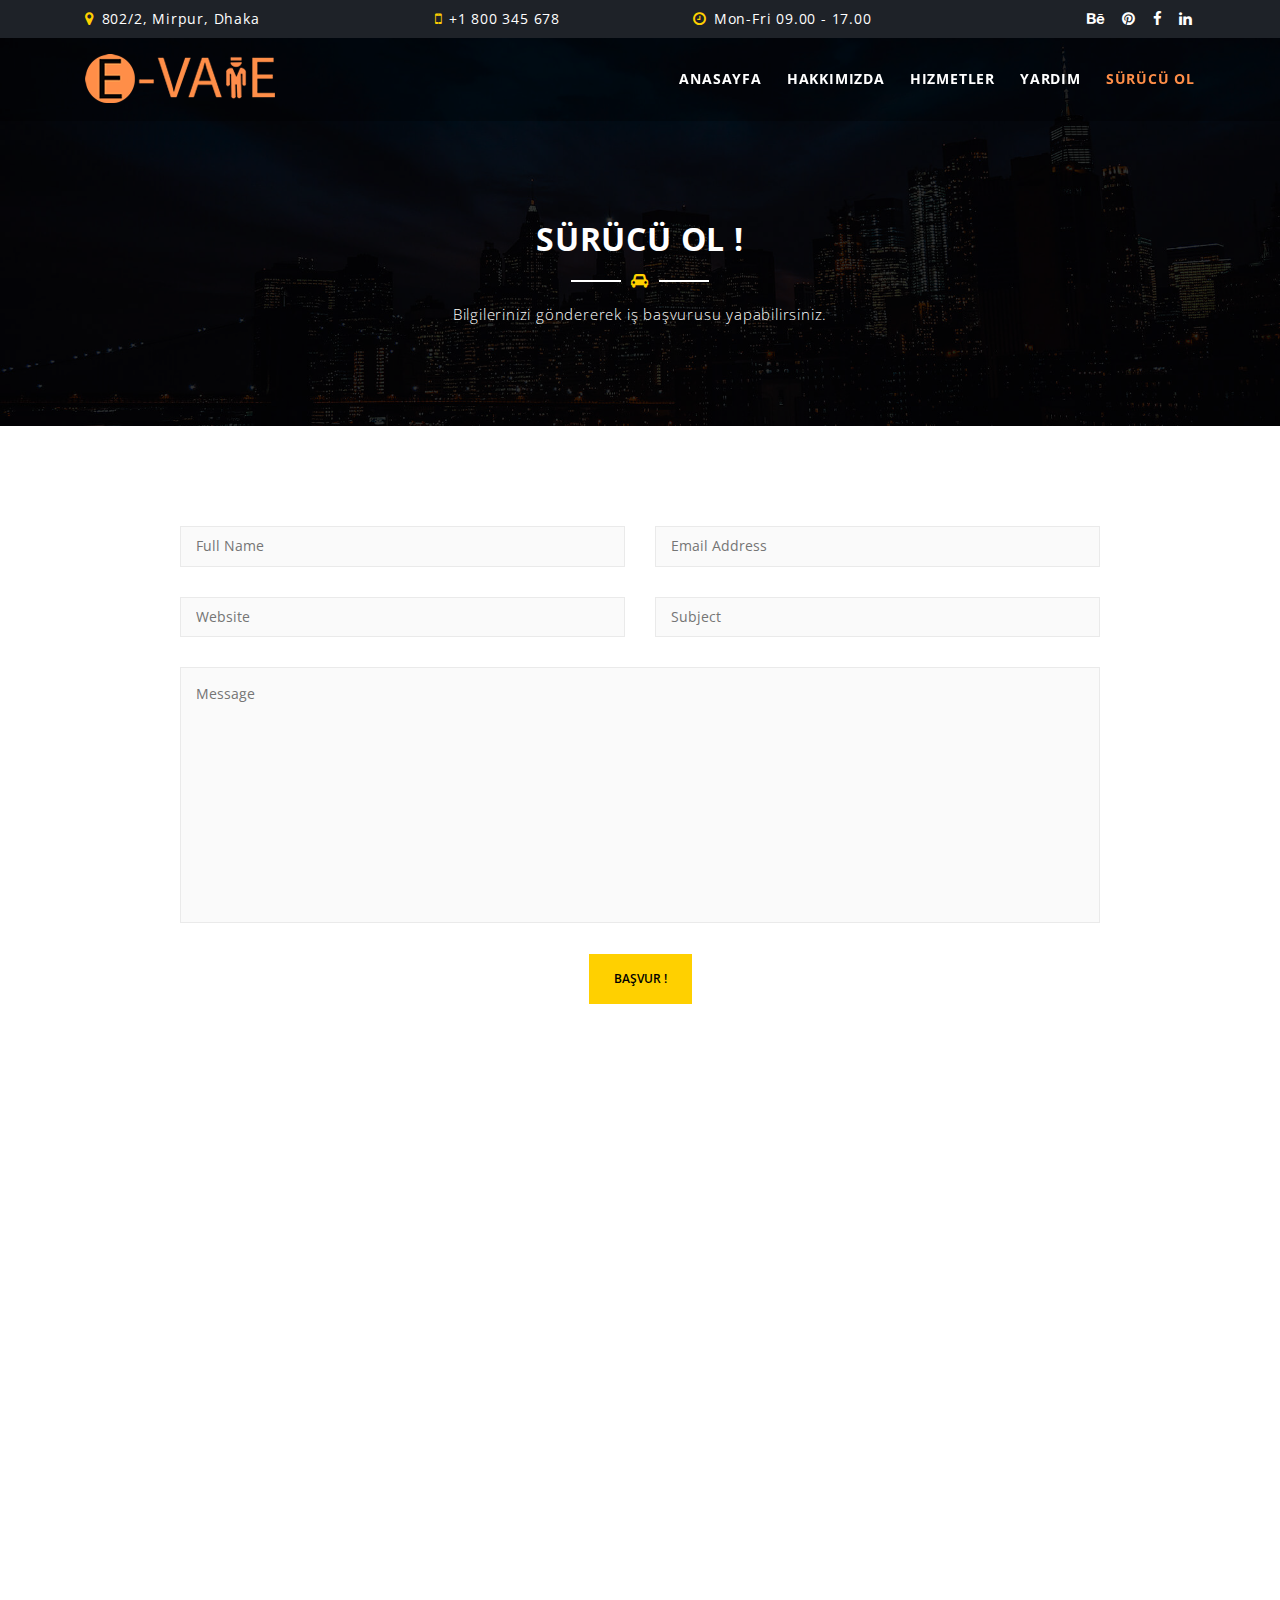
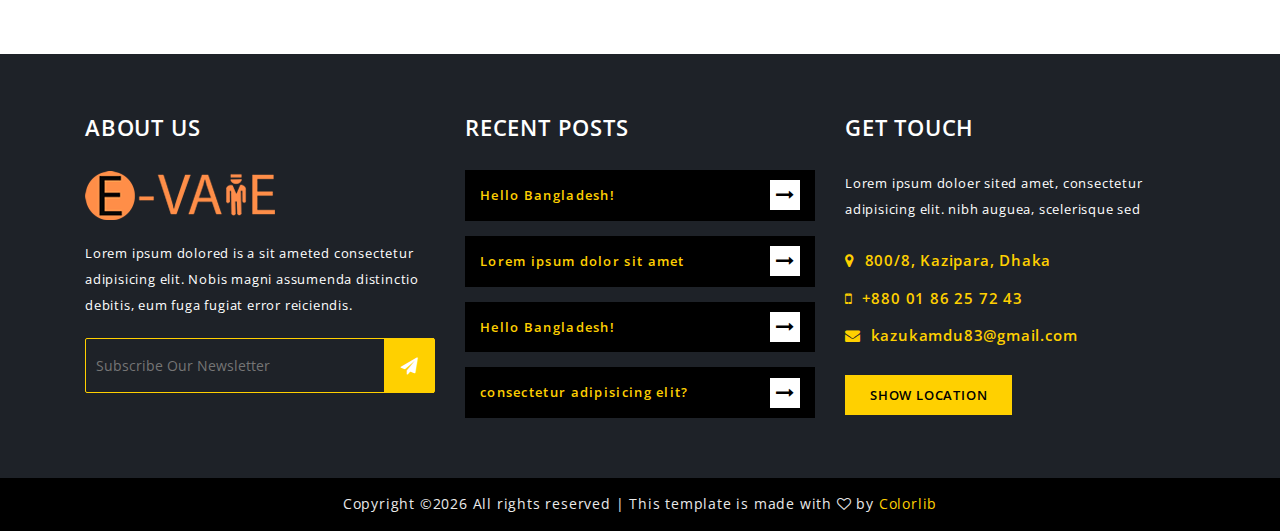
<file: contact.html>
<!DOCTYPE html>
<html class="no-js" lang="zxx">

<head>
    <meta charset="utf-8">
    <meta http-equiv="X-UA-Compatible" content="IE=edge">
    <meta name="viewport" content="width=device-width, initial-scale=1">
    <!--=== Favicon ===-->
    <link rel="shortcut icon" href="favicon.ico" type="image/x-icon" />

    <title>Cardoor - Car Rental HTML Template</title>

    <!--=== Bootstrap CSS ===-->
    <link href="assets/css/bootstrap.min.css" rel="stylesheet">
    <!--=== Slicknav CSS ===-->
    <link href="assets/css/plugins/slicknav.min.css" rel="stylesheet">
    <!--=== Magnific Popup CSS ===-->
    <link href="assets/css/plugins/magnific-popup.css" rel="stylesheet">
    <!--=== Owl Carousel CSS ===-->
    <link href="assets/css/plugins/owl.carousel.min.css" rel="stylesheet">
    <!--=== Gijgo CSS ===-->
    <link href="assets/css/plugins/gijgo.css" rel="stylesheet">
    <!--=== FontAwesome CSS ===-->
    <link href="assets/css/font-awesome.css" rel="stylesheet">
    <!--=== Theme Reset CSS ===-->
    <link href="assets/css/reset.css" rel="stylesheet">
    <!--=== Main Style CSS ===-->
    <link href="style.css" rel="stylesheet">
    <!--=== Responsive CSS ===-->
    <link href="assets/css/responsive.css" rel="stylesheet">


    <!--[if lt IE 9]>
        <script src="//oss.maxcdn.com/html5shiv/3.7.2/html5shiv.min.js"></script>
        <script src="//oss.maxcdn.com/respond/1.4.2/respond.min.js"></script>
    <![endif]-->
</head>

<body class="loader-active">

    <!--== Preloader Area Start ==-->
    <div class="preloader">
        <div class="preloader-spinner">
            <div class="loader-content">
                <img src="assets/img/preloader.gif" alt="JSOFT">
            </div>
        </div>
    </div>
    <!--== Preloader Area End ==-->

    <!--== Header Area Start ==-->
    <header id="header-area" class="fixed-top">
        <!--== Header Top Start ==-->
        <div id="header-top" class="d-none d-xl-block">
            <div class="container">
                <div class="row">
                    <!--== Single HeaderTop Start ==-->
                    <div class="col-lg-3 text-left">
                        <i class="fa fa-map-marker"></i> 802/2, Mirpur, Dhaka
                    </div>
                    <!--== Single HeaderTop End ==-->

                    <!--== Single HeaderTop Start ==-->
                    <div class="col-lg-3 text-center">
                        <i class="fa fa-mobile"></i> +1 800 345 678
                    </div>
                    <!--== Single HeaderTop End ==-->

                    <!--== Single HeaderTop Start ==-->
                    <div class="col-lg-3 text-center">
                        <i class="fa fa-clock-o"></i> Mon-Fri 09.00 - 17.00
                    </div>
                    <!--== Single HeaderTop End ==-->

                    <!--== Social Icons Start ==-->
                    <div class="col-lg-3 text-right">
                        <div class="header-social-icons">
                            <a href="#"><i class="fa fa-behance"></i></a>
                            <a href="#"><i class="fa fa-pinterest"></i></a>
                            <a href="#"><i class="fa fa-facebook"></i></a>
                            <a href="#"><i class="fa fa-linkedin"></i></a>
                        </div>
                    </div>
                    <!--== Social Icons End ==-->
                </div>
            </div>
        </div>
        <!--== Header Top End ==-->

        <!--== Header Bottom Start ==-->
        <div id="header-bottom">
            <div class="container">
                <div class="row">
                    <!--== Logo Start ==-->
                    <div class="col-lg-4">
                        <a href="index.html" class="logo">
                            <img src="assets/img/logo.png" alt="JSOFT">
                        </a>
                    </div>
                    <!--== Logo End ==-->

                    <!--== Main Menu Start ==-->
                    <div class="col-lg-8 d-none d-xl-block">
                        <nav class="mainmenu alignright">
                          <ul>
                                <li><a href="index.html">Anasayfa</a>

                              </li>
                              <li><a href="about.html">Hakkımızda</a></li>
                              <li><a href="services.html">Hizmetler</a></li>
                              <li><a href="#">YARDIM</a>
                                  <ul>
                                      <li><a href="package.html">Fiyatlandırma</a></li>
                                      <li><a href="driver.html">Sürücüler</a></li>
                                      <li><a href="faq.html">Sık Sorulanlar</a></li>
                                      <li><a href="help-desk.html">Yardım Masası</a></li>
                                      <li><a href="login.html">Giriş Yap</a></li>
                                      <li><a href="register.html">Kayıt Ol</a></li>
                                      <li><a href="404.html">404</a></li>
                                  </ul>
                              </li>

                              <li class="active"><a  href="contact.html">Sürücü Ol</a></li>
                          </ul>
                        </nav>
                    </div>
                    <!--== Main Menu End ==-->
                </div>
            </div>
        </div>
        <!--== Header Bottom End ==-->
    </header>
    <!--== Header Area End ==-->

    <!--== Page Title Area Start ==-->
    <section id="page-title-area" class="section-padding overlay">
        <div class="container">
            <div class="row">
                <!-- Page Title Start -->
                <div class="col-lg-12">
                    <div class="section-title  text-center">
                        <h2>Sürücü Ol !</h2>
                        <span class="title-line"><i class="fa fa-car"></i></span>
                        <p>Bilgilerinizi göndererek iş başvurusu yapabilirsiniz.</p>
                    </div>
                </div>
                <!-- Page Title End -->
            </div>
        </div>
    </section>
    <!--== Page Title Area End ==-->

    <!--== Contact Page Area Start ==-->
    <div class="contact-page-wrao section-padding">
        <div class="container">
            <div class="row">
                <div class="col-lg-10 m-auto">
                    <div class="contact-form">
                        <form action="index.html">
                            <div class="row">
                                <div class="col-lg-6 col-md-6">
                                    <div class="name-input">
                                        <input type="text" placeholder="Full Name">
                                    </div>
                                </div>

                                <div class="col-lg-6 col-md-6">
                                    <div class="email-input">
                                        <input type="email" placeholder="Email Address">
                                    </div>
                                </div>
                            </div>

                            <div class="row">
                                <div class="col-lg-6 col-md-6">
                                    <div class="website-input">
                                        <input type="url" placeholder="Website">
                                    </div>
                                </div>

                                <div class="col-lg-6 col-md-6">
                                    <div class="subject-input">
                                        <input type="text" placeholder="Subject">
                                    </div>
                                </div>
                            </div>

                            <div class="message-input">
                                <textarea name="review" cols="30" rows="10" placeholder="Message"></textarea>
                            </div>

                            <div class="input-submit">
                                <button type="submit">BAŞVUR !</button>
                            </div>
                        </form>
                    </div>
                </div>
            </div>
        </div>
    </div>
    <!--== Contact Page Area End ==-->

    <!--== Map Area Start ==-->
    <div class="maparea">
        <iframe src="https://www.google.com/maps/embed?pb=!1m18!1m12!1m3!1d29213.038296132225!2d90.39150904197642!3d23.760577791538438!2m3!1f0!2f0!3f0!3m2!1i1024!2i768!4f13.1!3m3!1m2!1s0x3755c783c3404f0d%3A0x76ae0d2edabc81df!2sHatir+Jheel!5e0!3m2!1sen!2sbd!4v1517941663187"></iframe>
    </div>
    <!--== Map Area End ==-->

    <!--== Footer Area Start ==-->
    <section id="footer-area">
        <!-- Footer Widget Start -->
        <div class="footer-widget-area">
            <div class="container">
                <div class="row">
                    <!-- Single Footer Widget Start -->
                    <div class="col-lg-4 col-md-6">
                        <div class="single-footer-widget">
                            <h2>About Us</h2>
                            <div class="widget-body">
                                <img src="assets/img/logo.png" alt="JSOFT">
                                <p>Lorem ipsum dolored is a sit ameted consectetur adipisicing elit. Nobis magni assumenda distinctio debitis, eum fuga fugiat error reiciendis.</p>

                                <div class="newsletter-area">
                                    <form action="index.html">
                                        <input type="email" placeholder="Subscribe Our Newsletter">
                                        <button type="submit" class="newsletter-btn"><i class="fa fa-send"></i></button>
                                    </form>
                                </div>

                            </div>
                        </div>
                    </div>
                    <!-- Single Footer Widget End -->

                    <!-- Single Footer Widget Start -->
                    <div class="col-lg-4 col-md-6">
                        <div class="single-footer-widget">
                            <h2>Recent Posts</h2>
                            <div class="widget-body">
                                <ul class="recent-post">
                                    <li>
                                        <a href="#">
                                           Hello Bangladesh!
                                           <i class="fa fa-long-arrow-right"></i>
                                       </a>
                                    </li>
                                    <li>
                                        <a href="#">
                                          Lorem ipsum dolor sit amet
                                           <i class="fa fa-long-arrow-right"></i>
                                       </a>
                                    </li>
                                    <li>
                                        <a href="#">
                                           Hello Bangladesh!
                                           <i class="fa fa-long-arrow-right"></i>
                                       </a>
                                    </li>
                                    <li>
                                        <a href="#">
                                            consectetur adipisicing elit?
                                           <i class="fa fa-long-arrow-right"></i>
                                       </a>
                                    </li>
                                </ul>
                            </div>
                        </div>
                    </div>
                    <!-- Single Footer Widget End -->

                    <!-- Single Footer Widget Start -->
                    <div class="col-lg-4 col-md-6">
                        <div class="single-footer-widget">
                            <h2>get touch</h2>
                            <div class="widget-body">
                                <p>Lorem ipsum doloer sited amet, consectetur adipisicing elit. nibh auguea, scelerisque sed</p>

                                <ul class="get-touch">
                                    <li><i class="fa fa-map-marker"></i> 800/8, Kazipara, Dhaka</li>
                                    <li><i class="fa fa-mobile"></i> +880 01 86 25 72 43</li>
                                    <li><i class="fa fa-envelope"></i> kazukamdu83@gmail.com</li>
                                </ul>
                                <a href="https://goo.gl/maps/b5mt45MCaPB2" class="map-show" target="_blank">Show Location</a>
                            </div>
                        </div>
                    </div>
                    <!-- Single Footer Widget End -->
                </div>
            </div>
        </div>
        <!-- Footer Widget End -->

        <!-- Footer Bottom Start -->
        <div class="footer-bottom-area">
            <div class="container">
                <div class="row">
                    <div class="col-lg-12 text-center">
                        <p><!-- Link back to Colorlib can't be removed. Template is licensed under CC BY 3.0. -->
Copyright &copy;<script>document.write(new Date().getFullYear());</script> All rights reserved | This template is made with <i class="fa fa-heart-o" aria-hidden="true"></i> by <a href="https://colorlib.com" target="_blank">Colorlib</a>
<!-- Link back to Colorlib can't be removed. Template is licensed under CC BY 3.0. --></p>
                    </div>
                </div>
            </div>
        </div>
        <!-- Footer Bottom End -->
    </section>
    <!--== Footer Area End ==-->

    <!--== Scroll Top Area Start ==-->
    <div class="scroll-top">
        <img src="assets/img/scroll-top.png" alt="JSOFT">
    </div>
    <!--== Scroll Top Area End ==-->

    <!--=======================Javascript============================-->
    <!--=== Jquery Min Js ===-->
    <script src="assets/js/jquery-3.2.1.min.js"></script>
    <!--=== Jquery Migrate Min Js ===-->
    <script src="assets/js/jquery-migrate.min.js"></script>
    <!--=== Popper Min Js ===-->
    <script src="assets/js/popper.min.js"></script>
    <!--=== Bootstrap Min Js ===-->
    <script src="assets/js/bootstrap.min.js"></script>
    <!--=== Gijgo Min Js ===-->
    <script src="assets/js/plugins/gijgo.js"></script>
    <!--=== Vegas Min Js ===-->
    <script src="assets/js/plugins/vegas.min.js"></script>
    <!--=== Isotope Min Js ===-->
    <script src="assets/js/plugins/isotope.min.js"></script>
    <!--=== Owl Caousel Min Js ===-->
    <script src="assets/js/plugins/owl.carousel.min.js"></script>
    <!--=== Waypoint Min Js ===-->
    <script src="assets/js/plugins/waypoints.min.js"></script>
    <!--=== CounTotop Min Js ===-->
    <script src="assets/js/plugins/counterup.min.js"></script>
    <!--=== YtPlayer Min Js ===-->
    <script src="assets/js/plugins/mb.YTPlayer.js"></script>
    <!--=== Magnific Popup Min Js ===-->
    <script src="assets/js/plugins/magnific-popup.min.js"></script>
    <!--=== Slicknav Min Js ===-->
    <script src="assets/js/plugins/slicknav.min.js"></script>

    <!--=== Mian Js ===-->
    <script src="assets/js/main.js"></script>

</body>

</html>
</file>
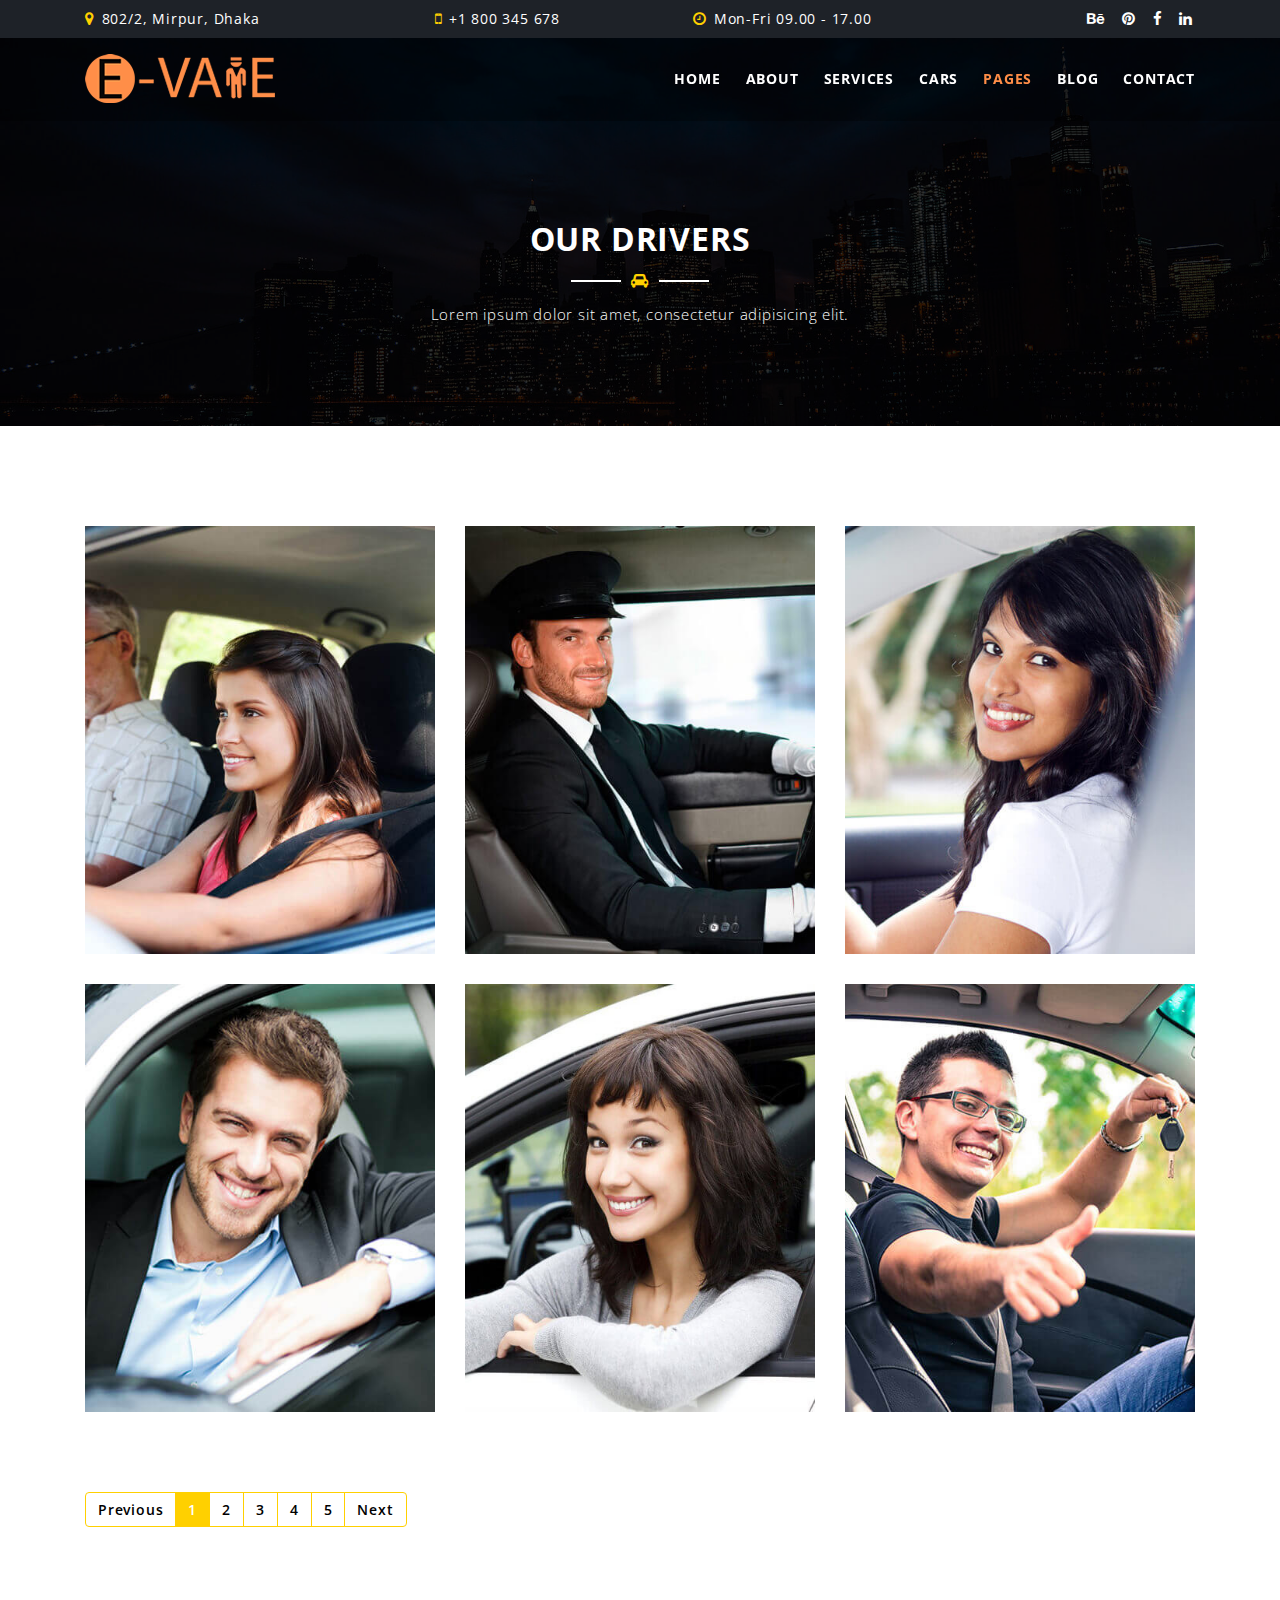
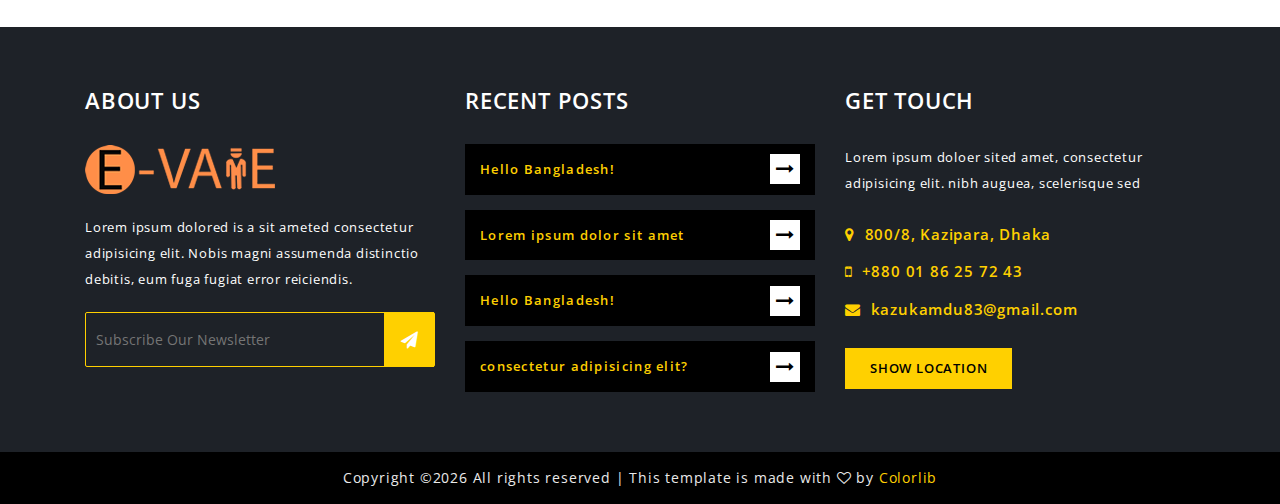
<file: driver.html>
<!DOCTYPE html>
<html class="no-js" lang="zxx">

<head>
    <meta charset="utf-8">
    <meta http-equiv="X-UA-Compatible" content="IE=edge">
    <meta name="viewport" content="width=device-width, initial-scale=1">
    <!--=== Favicon ===-->
    <link rel="shortcut icon" href="favicon.ico" type="image/x-icon" />

    <title>Cardoor - Car Rental HTML Template</title>

    <!--=== Bootstrap CSS ===-->
    <link href="assets/css/bootstrap.min.css" rel="stylesheet">
    <!--=== Slicknav CSS ===-->
    <link href="assets/css/plugins/slicknav.min.css" rel="stylesheet">
    <!--=== Magnific Popup CSS ===-->
    <link href="assets/css/plugins/magnific-popup.css" rel="stylesheet">
    <!--=== Owl Carousel CSS ===-->
    <link href="assets/css/plugins/owl.carousel.min.css" rel="stylesheet">
    <!--=== Gijgo CSS ===-->
    <link href="assets/css/plugins/gijgo.css" rel="stylesheet">
    <!--=== FontAwesome CSS ===-->
    <link href="assets/css/font-awesome.css" rel="stylesheet">
    <!--=== Theme Reset CSS ===-->
    <link href="assets/css/reset.css" rel="stylesheet">
    <!--=== Main Style CSS ===-->
    <link href="style.css" rel="stylesheet">
    <!--=== Responsive CSS ===-->
    <link href="assets/css/responsive.css" rel="stylesheet">


    <!--[if lt IE 9]>
        <script src="//oss.maxcdn.com/html5shiv/3.7.2/html5shiv.min.js"></script>
        <script src="//oss.maxcdn.com/respond/1.4.2/respond.min.js"></script>
    <![endif]-->
</head>

<body class="loader-active">

    <!--== Preloader Area Start ==-->
    <div class="preloader">
        <div class="preloader-spinner">
            <div class="loader-content">
                <img src="assets/img/preloader.gif" alt="JSOFT">
            </div>
        </div>
    </div>
    <!--== Preloader Area End ==-->

    <!--== Header Area Start ==-->
    <header id="header-area" class="fixed-top">
        <!--== Header Top Start ==-->
        <div id="header-top" class="d-none d-xl-block">
            <div class="container">
                <div class="row">
                    <!--== Single HeaderTop Start ==-->
                    <div class="col-lg-3 text-left">
                        <i class="fa fa-map-marker"></i> 802/2, Mirpur, Dhaka
                    </div>
                    <!--== Single HeaderTop End ==-->

                    <!--== Single HeaderTop Start ==-->
                    <div class="col-lg-3 text-center">
                        <i class="fa fa-mobile"></i> +1 800 345 678
                    </div>
                    <!--== Single HeaderTop End ==-->

                    <!--== Single HeaderTop Start ==-->
                    <div class="col-lg-3 text-center">
                        <i class="fa fa-clock-o"></i> Mon-Fri 09.00 - 17.00
                    </div>
                    <!--== Single HeaderTop End ==-->

                    <!--== Social Icons Start ==-->
                    <div class="col-lg-3 text-right">
                        <div class="header-social-icons">
                            <a href="#"><i class="fa fa-behance"></i></a>
                            <a href="#"><i class="fa fa-pinterest"></i></a>
                            <a href="#"><i class="fa fa-facebook"></i></a>
                            <a href="#"><i class="fa fa-linkedin"></i></a>
                        </div>
                    </div>
                    <!--== Social Icons End ==-->
                </div>
            </div>
        </div>
        <!--== Header Top End ==-->

        <!--== Header Bottom Start ==-->
        <div id="header-bottom">
            <div class="container">
                <div class="row">
                    <!--== Logo Start ==-->
                    <div class="col-lg-4">
                        <a href="index.html" class="logo">
                            <img src="assets/img/logo.png" alt="JSOFT">
                        </a>
                    </div>
                    <!--== Logo End ==-->

                    <!--== Main Menu Start ==-->
                    <div class="col-lg-8 d-none d-xl-block">
                        <nav class="mainmenu alignright">
                            <ul>
                                <li><a href="#">Home</a>
                                    <ul>
                                        <li><a href="index.html">Home 1</a></li>
                                        <li><a href="index2.html">Home 2</a></li>
                                        <li><a href="index3.html">Home 3</a></li>
                                    </ul>
                                </li>
                                <li><a href="about.html">About</a></li>
                                <li><a href="services.html">services</a></li>
                                <li><a href="#">Cars</a>
                                    <ul>
                                        <li><a href="car-left-sidebar.html">Car Left Sidebar</a></li>
                                        <li><a href="car-right-sidebar.html">Car Right Sidebar</a></li>
                                        <li><a href="car-without-sidebar.html">Car Without Sidebar</a></li>
                                        <li><a href="car-details.html">Car Details</a></li>
                                    </ul>
                                </li>
                                <li class="active"><a href="index.html">Pages</a>
                                    <ul>
                                        <li><a href="package.html">Pricing</a></li>
                                        <li><a href="driver.html">Driver</a></li>
                                        <li><a href="faq.html">FAQ</a></li>
                                        <li><a href="gallery.html">Gallery</a></li>
                                        <li><a href="help-desk.html">Help Desk</a></li>
                                        <li><a href="login.html">Log In</a></li>
                                        <li><a href="register.html">Register</a></li>
                                        <li><a href="404.html">404</a></li>
                                    </ul>
                                </li>
                                <li><a href="#">Blog</a>
                                    <ul>
                                        <li><a href="article.html">Blog Page</a></li>
                                        <li><a href="article-details.html">Blog Details</a></li>
                                    </ul>
                                </li>
                                <li><a href="contact.html">Contact</a></li>
                            </ul>
                        </nav>
                    </div>
                    <!--== Main Menu End ==-->
                </div>
            </div>
        </div>
        <!--== Header Bottom End ==-->
    </header>
    <!--== Header Area End ==-->

    <!--== Page Title Area Start ==-->
    <section id="page-title-area" class="section-padding overlay">
        <div class="container">
            <div class="row">
                <!-- Page Title Start -->
                <div class="col-lg-12">
                    <div class="section-title  text-center">
                        <h2>Our drivers</h2>
                        <span class="title-line"><i class="fa fa-car"></i></span>
                        <p>Lorem ipsum dolor sit amet, consectetur adipisicing elit.</p>
                    </div>
                </div>
                <!-- Page Title End -->
            </div>
        </div>
    </section>
    <!--== Page Title Area End ==-->

    <!--== Driver Page Content Start ==-->
    <section id="driver-page-wrap" class="section-padding">
        <div class="container">
			<div class="row">
                <!-- Single Driver Start-->
                <div class="col-lg-4 col-md-6">
                    <div class="single-driver-member">
                        <img src="assets/img/driver/driver-1.jpg" alt="Raju Ahammad">
                        <div class="driver-mem-info">
                            <div class="driver-mem-sicons">
                                <a href="#"><i class="fa fa-facebook"></i></a>
                                <a href="#"><i class="fa fa-twitter"></i></a>
                                <a href="#"><i class="fa fa-dribbble"></i></a>
                                <a href="#"><i class="fa fa-pinterest"></i></a>
                            </div>
                            <h4>Angelica July <span>Limousine driver</span></h4>
                        </div>
                    </div>
                </div>
                <!-- Single Driver End -->

                <!-- Single Driver Start-->
                <div class="col-lg-4 col-md-6">
                    <div class="single-driver-member">
                        <img src="assets/img/driver/driver-2.jpg" alt="Raju Ahammad">
                        <div class="driver-mem-info">
                            <div class="driver-mem-sicons">
                                <a href="#"><i class="fa fa-facebook"></i></a>
                                <a href="#"><i class="fa fa-twitter"></i></a>
                                <a href="#"><i class="fa fa-dribbble"></i></a>
                                <a href="#"><i class="fa fa-pinterest"></i></a>
                            </div>
                            <h4>Jhon Doe <span>Airport transfer driver</span></h4>
                        </div>
                    </div>
                </div>
                <!-- Single Driver End -->

                <!-- Single Driver Start-->
                <div class="col-lg-4 col-md-6">
                    <div class="single-driver-member">
                        <img src="assets/img/driver/driver-5.jpg" alt="Raju Ahammad">
                        <div class="driver-mem-info">
                            <div class="driver-mem-sicons">
                                <a href="#"><i class="fa fa-facebook"></i></a>
                                <a href="#"><i class="fa fa-twitter"></i></a>
                                <a href="#"><i class="fa fa-dribbble"></i></a>
                                <a href="#"><i class="fa fa-pinterest"></i></a>
                            </div>
                            <h4>Timmy Weller <span>Business travel driver</span></h4>
                        </div>
                    </div>
                </div>
                <!-- Single Driver End -->

                <!-- Single Driver Start-->
                <div class="col-lg-4 col-md-6">
                    <div class="single-driver-member">
                        <img src="assets/img/driver/driver-4.jpg" alt="Raju Ahammad">
                        <div class="driver-mem-info">
                            <div class="driver-mem-sicons">
                                <a href="#"><i class="fa fa-facebook"></i></a>
                                <a href="#"><i class="fa fa-twitter"></i></a>
                                <a href="#"><i class="fa fa-dribbble"></i></a>
                                <a href="#"><i class="fa fa-pinterest"></i></a>
                            </div>
                            <h4>Vongchong Smith <span>Business travel driver</span></h4>
                        </div>
                    </div>
                </div>
                <!-- Single Driver End -->

                <!-- Single Driver Start-->
                <div class="col-lg-4 col-md-6">
                    <div class="single-driver-member">
                        <img src="assets/img/driver/driver-3.jpg" alt="Raju Ahammad">
                        <div class="driver-mem-info">
                            <div class="driver-mem-sicons">
                                <a href="#"><i class="fa fa-facebook"></i></a>
                                <a href="#"><i class="fa fa-twitter"></i></a>
                                <a href="#"><i class="fa fa-dribbble"></i></a>
                                <a href="#"><i class="fa fa-pinterest"></i></a>
                            </div>
                            <h4>Denny Mila <span>Business travel driver</span></h4>
                        </div>
                    </div>
                </div>
                <!-- Single Driver End -->

                <!-- Single Driver Start-->
                <div class="col-lg-4 col-md-6">
                    <div class="single-driver-member">
                        <img src="assets/img/driver/driver-6.jpg" alt="Raju Ahammad">
                        <div class="driver-mem-info">
                            <div class="driver-mem-sicons">
                                <a href="#"><i class="fa fa-facebook"></i></a>
                                <a href="#"><i class="fa fa-twitter"></i></a>
                                <a href="#"><i class="fa fa-dribbble"></i></a>
                                <a href="#"><i class="fa fa-pinterest"></i></a>
                            </div>
                            <h4>John Morgan <span>Night Party driver</span></h4>
                        </div>
                    </div>
                </div>
                <!-- Single Driver End -->
            </div>
            
            <div class="row">
                <!-- Page Pagination Start -->
                <div class="col-lg-12">
                    <div class="page-pagi">
                        <nav aria-label="Page navigation example">
                            <ul class="pagination">
                                <li class="page-item"><a class="page-link" href="#">Previous</a></li>
                                <li class="page-item active"><a class="page-link" href="#">1</a></li>
                                <li class="page-item"><a class="page-link" href="#">2</a></li>
                                <li class="page-item"><a class="page-link" href="#">3</a></li>
                                <li class="page-item"><a class="page-link" href="#">4</a></li>
                                <li class="page-item"><a class="page-link" href="#">5</a></li>
                                <li class="page-item"><a class="page-link" href="#">Next</a></li>
                            </ul>
                        </nav>
                    </div>
                </div>
                <!-- Page Pagination End -->
            </div>
        </div>
    </section>
    <!--== Driver Page Content End ==-->

    <!--== Footer Area Start ==-->
    <section id="footer-area">
        <!-- Footer Widget Start -->
        <div class="footer-widget-area">
            <div class="container">
                <div class="row">
                    <!-- Single Footer Widget Start -->
                    <div class="col-lg-4 col-md-6">
                        <div class="single-footer-widget">
                            <h2>About Us</h2>
                            <div class="widget-body">
                                <img src="assets/img/logo.png" alt="JSOFT">
                                <p>Lorem ipsum dolored is a sit ameted consectetur adipisicing elit. Nobis magni assumenda distinctio debitis, eum fuga fugiat error reiciendis.</p>

                                <div class="newsletter-area">
                                    <form action="index.html">
                                        <input type="email" placeholder="Subscribe Our Newsletter">
                                        <button type="submit" class="newsletter-btn"><i class="fa fa-send"></i></button>
                                    </form>
                                </div>

                            </div>
                        </div>
                    </div>
                    <!-- Single Footer Widget End -->

                    <!-- Single Footer Widget Start -->
                    <div class="col-lg-4 col-md-6">
                        <div class="single-footer-widget">
                            <h2>Recent Posts</h2>
                            <div class="widget-body">
                                <ul class="recent-post">
                                    <li>
                                        <a href="#">
                                           Hello Bangladesh! 
                                           <i class="fa fa-long-arrow-right"></i>
                                       </a>
                                    </li>
                                    <li>
                                        <a href="#">
                                          Lorem ipsum dolor sit amet
                                           <i class="fa fa-long-arrow-right"></i>
                                       </a>
                                    </li>
                                    <li>
                                        <a href="#">
                                           Hello Bangladesh! 
                                           <i class="fa fa-long-arrow-right"></i>
                                       </a>
                                    </li>
                                    <li>
                                        <a href="#">
                                            consectetur adipisicing elit?
                                           <i class="fa fa-long-arrow-right"></i>
                                       </a>
                                    </li>
                                </ul>
                            </div>
                        </div>
                    </div>
                    <!-- Single Footer Widget End -->

                    <!-- Single Footer Widget Start -->
                    <div class="col-lg-4 col-md-6">
                        <div class="single-footer-widget">
                            <h2>get touch</h2>
                            <div class="widget-body">
                                <p>Lorem ipsum doloer sited amet, consectetur adipisicing elit. nibh auguea, scelerisque sed</p>

                                <ul class="get-touch">
                                    <li><i class="fa fa-map-marker"></i> 800/8, Kazipara, Dhaka</li>
                                    <li><i class="fa fa-mobile"></i> +880 01 86 25 72 43</li>
                                    <li><i class="fa fa-envelope"></i> kazukamdu83@gmail.com</li>
                                </ul>
                                <a href="https://goo.gl/maps/b5mt45MCaPB2" class="map-show" target="_blank">Show Location</a>
                            </div>
                        </div>
                    </div>
                    <!-- Single Footer Widget End -->
                </div>
            </div>
        </div>
        <!-- Footer Widget End -->

        <!-- Footer Bottom Start -->
        <div class="footer-bottom-area">
            <div class="container">
                <div class="row">
                    <div class="col-lg-12 text-center">
                        <p><!-- Link back to Colorlib can't be removed. Template is licensed under CC BY 3.0. -->
Copyright &copy;<script>document.write(new Date().getFullYear());</script> All rights reserved | This template is made with <i class="fa fa-heart-o" aria-hidden="true"></i> by <a href="https://colorlib.com" target="_blank">Colorlib</a>
<!-- Link back to Colorlib can't be removed. Template is licensed under CC BY 3.0. --></p>
                    </div>
                </div>
            </div>
        </div>
        <!-- Footer Bottom End -->
    </section>
    <!--== Footer Area End ==-->

    <!--== Scroll Top Area Start ==-->
    <div class="scroll-top">
        <img src="assets/img/scroll-top.png" alt="JSOFT">
    </div>
    <!--== Scroll Top Area End ==-->

    <!--=======================Javascript============================-->
    <!--=== Jquery Min Js ===-->
    <script src="assets/js/jquery-3.2.1.min.js"></script>
    <!--=== Jquery Migrate Min Js ===-->
    <script src="assets/js/jquery-migrate.min.js"></script>
    <!--=== Popper Min Js ===-->
    <script src="assets/js/popper.min.js"></script>
    <!--=== Bootstrap Min Js ===-->
    <script src="assets/js/bootstrap.min.js"></script>
    <!--=== Gijgo Min Js ===-->
    <script src="assets/js/plugins/gijgo.js"></script>
    <!--=== Vegas Min Js ===-->
    <script src="assets/js/plugins/vegas.min.js"></script>
    <!--=== Isotope Min Js ===-->
    <script src="assets/js/plugins/isotope.min.js"></script>
    <!--=== Owl Caousel Min Js ===-->
    <script src="assets/js/plugins/owl.carousel.min.js"></script>
    <!--=== Waypoint Min Js ===-->
    <script src="assets/js/plugins/waypoints.min.js"></script>
    <!--=== CounTotop Min Js ===-->
    <script src="assets/js/plugins/counterup.min.js"></script>
    <!--=== YtPlayer Min Js ===-->
    <script src="assets/js/plugins/mb.YTPlayer.js"></script>
    <!--=== Magnific Popup Min Js ===-->
    <script src="assets/js/plugins/magnific-popup.min.js"></script>
    <!--=== Slicknav Min Js ===-->
    <script src="assets/js/plugins/slicknav.min.js"></script>

    <!--=== Mian Js ===-->
    <script src="assets/js/main.js"></script>

</body>

</html>
</file>
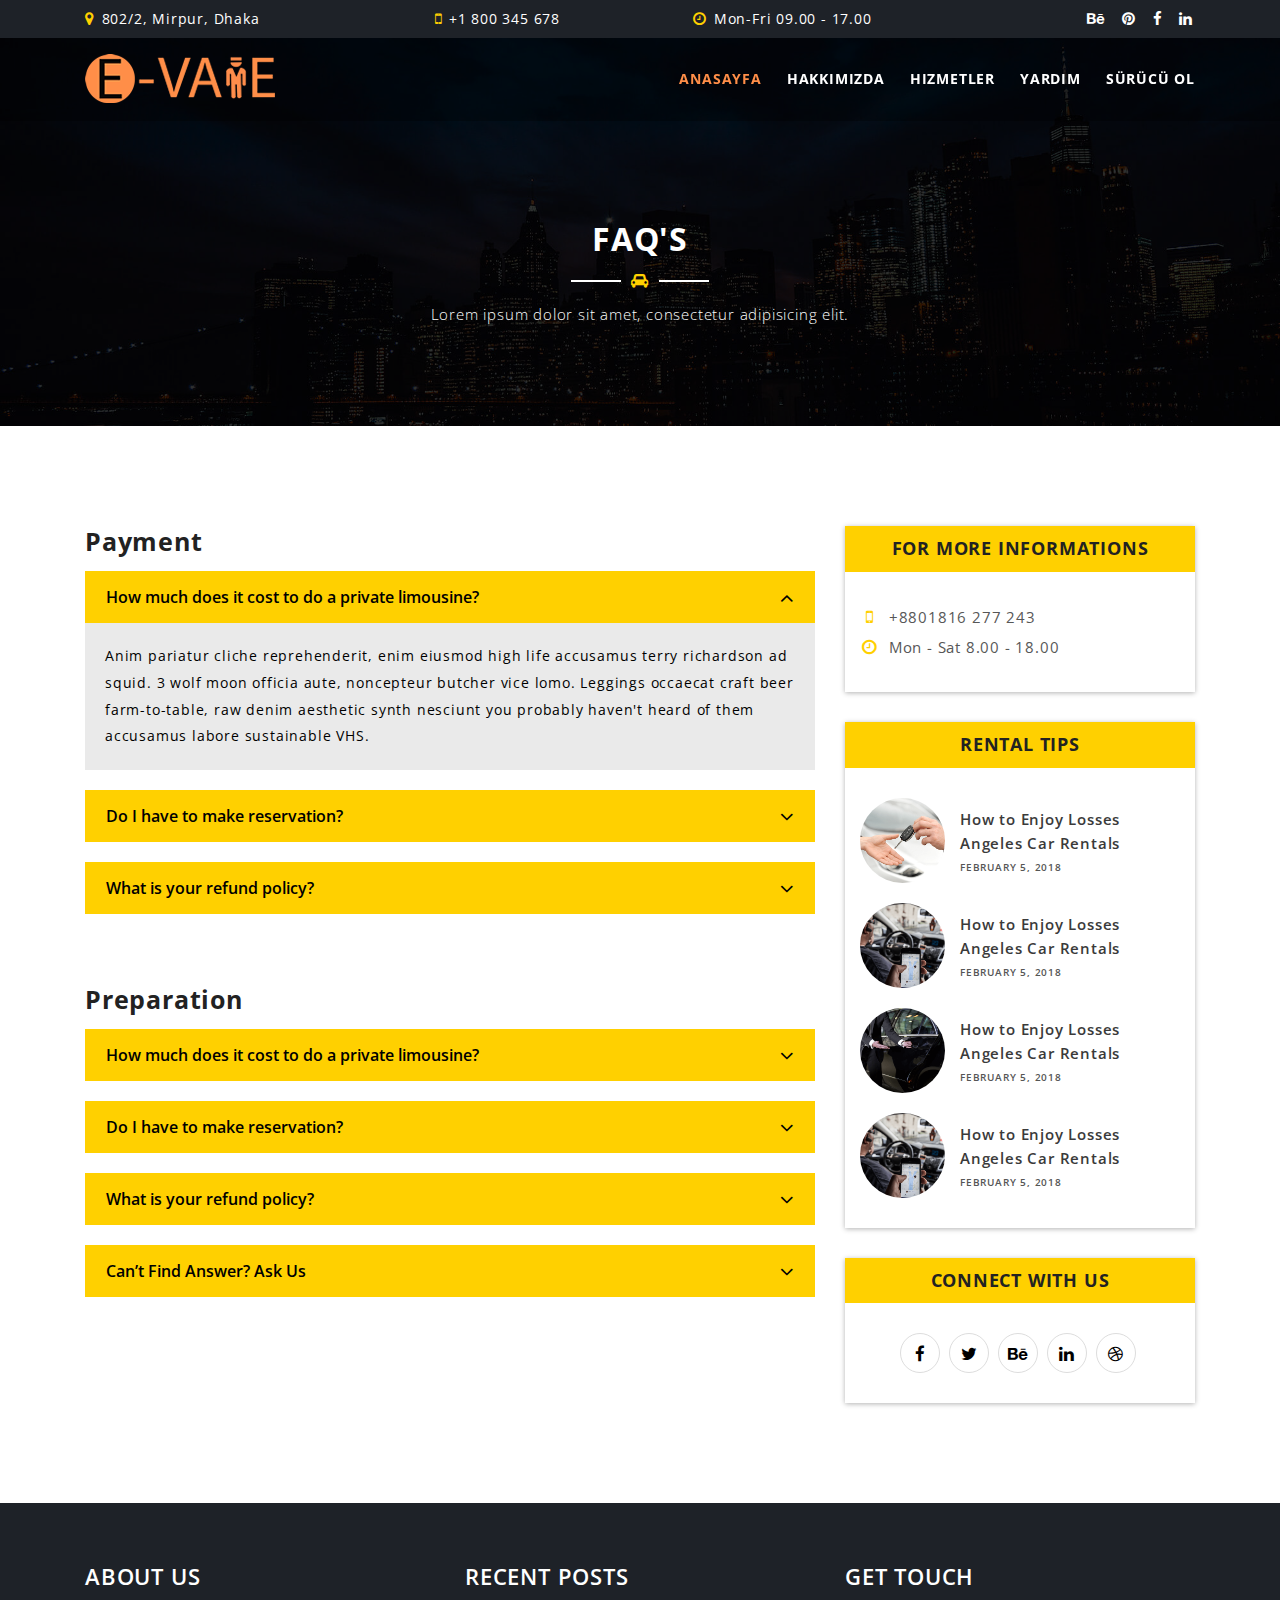
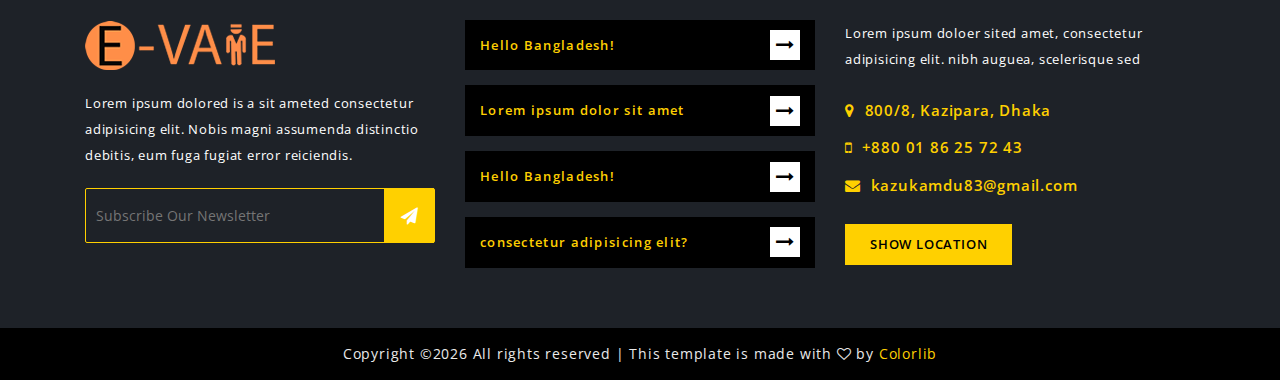
<file: faq.html>
<!DOCTYPE html>
<html class="no-js" lang="en">

<head>
    <meta charset="utf-8">
    <meta http-equiv="X-UA-Compatible" content="IE=edge">
    <meta name="viewport" content="width=device-width, initial-scale=1">
    <!--=== Favicon ===-->
    <link rel="shortcut icon" href="favicon.ico" type="image/x-icon" />

    <title>Cardoor - Car Rental HTML Template</title>

    <!--=== Bootstrap CSS ===-->
    <link href="assets/css/bootstrap.min.css" rel="stylesheet">
    <!--=== Slicknav CSS ===-->
    <link href="assets/css/plugins/slicknav.min.css" rel="stylesheet">
    <!--=== Magnific Popup CSS ===-->
    <link href="assets/css/plugins/magnific-popup.css" rel="stylesheet">
    <!--=== Owl Carousel CSS ===-->
    <link href="assets/css/plugins/owl.carousel.min.css" rel="stylesheet">
    <!--=== Gijgo CSS ===-->
    <link href="assets/css/plugins/gijgo.css" rel="stylesheet">
    <!--=== FontAwesome CSS ===-->
    <link href="assets/css/font-awesome.css" rel="stylesheet">
    <!--=== Theme Reset CSS ===-->
    <link href="assets/css/reset.css" rel="stylesheet">
    <!--=== Main Style CSS ===-->
    <link href="style.css" rel="stylesheet">
    <!--=== Responsive CSS ===-->
    <link href="assets/css/responsive.css" rel="stylesheet">


    <!--[if lt IE 9]>
        <script src="//oss.maxcdn.com/html5shiv/3.7.2/html5shiv.min.js"></script>
        <script src="//oss.maxcdn.com/respond/1.4.2/respond.min.js"></script>
    <![endif]-->
</head>

<body class="loader-active">

    <!--== Preloader Area Start ==-->
    <div class="preloader">
        <div class="preloader-spinner">
            <div class="loader-content">
                <img src="assets/img/preloader.gif" alt="JSOFT">
            </div>
        </div>
    </div>
    <!--== Preloader Area End ==-->

    <!--== Header Area Start ==-->
    <header id="header-area" class="fixed-top">
        <!--== Header Top Start ==-->
        <div id="header-top" class="d-none d-xl-block">
            <div class="container">
                <div class="row">
                    <!--== Single HeaderTop Start ==-->
                    <div class="col-lg-3 text-left">
                        <i class="fa fa-map-marker"></i> 802/2, Mirpur, Dhaka
                    </div>
                    <!--== Single HeaderTop End ==-->

                    <!--== Single HeaderTop Start ==-->
                    <div class="col-lg-3 text-center">
                        <i class="fa fa-mobile"></i> +1 800 345 678
                    </div>
                    <!--== Single HeaderTop End ==-->

                    <!--== Single HeaderTop Start ==-->
                    <div class="col-lg-3 text-center">
                        <i class="fa fa-clock-o"></i> Mon-Fri 09.00 - 17.00
                    </div>
                    <!--== Single HeaderTop End ==-->

                    <!--== Social Icons Start ==-->
                    <div class="col-lg-3 text-right">
                        <div class="header-social-icons">
                            <a href="#"><i class="fa fa-behance"></i></a>
                            <a href="#"><i class="fa fa-pinterest"></i></a>
                            <a href="#"><i class="fa fa-facebook"></i></a>
                            <a href="#"><i class="fa fa-linkedin"></i></a>
                        </div>
                    </div>
                    <!--== Social Icons End ==-->
                </div>
            </div>
        </div>
        <!--== Header Top End ==-->

        <!--== Header Bottom Start ==-->
        <div id="header-bottom">
            <div class="container">
                <div class="row">
                    <!--== Logo Start ==-->
                    <div class="col-lg-4">
                        <a href="index.html" class="logo">
                            <img src="assets/img/logo.png" alt="JSOFT">
                        </a>
                    </div>
                    <!--== Logo End ==-->

                    <!--== Main Menu Start ==-->
                    <div class="col-lg-8 d-none d-xl-block">
                        <nav class="mainmenu alignright">
                          <ul>
                                <li class="active"><a href="index.html">Anasayfa</a>

                              </li>
                              <li><a href="about.html">Hakkımızda</a></li>
                              <li><a href="services.html">Hizmetler</a></li>
                              <li><a href="#">YARDIM</a>
                                  <ul>
                                      <li><a href="package.html">Fiyatlandırma</a></li>
                                      <li><a href="driver.html">Sürücüler</a></li>
                                      <li><a href="faq.html">Sık Sorulanlar</a></li>
                                      <li><a href="help-desk.html">Yardım Masası</a></li>
                                      <li><a href="login.html">Giriş Yap</a></li>
                                      <li><a href="register.html">Kayıt Ol</a></li>
                                      <li><a href="404.html">404</a></li>
                                  </ul>
                              </li>

                              <li><a href="contact.html">Sürücü Ol</a></li>
                          </ul>
                        </nav>
                    </div>
                    <!--== Main Menu End ==-->
                </div>
            </div>
        </div>
        <!--== Header Bottom End ==-->
    </header>
    <!--== Header Area End ==-->

    <!--== Page Title Area Start ==-->
    <section id="page-title-area" class="section-padding overlay">
        <div class="container">
            <div class="row">
                <!-- Page Title Start -->
                <div class="col-lg-12">
                    <div class="section-title  text-center">
                        <h2>FAQ's</h2>
                        <span class="title-line"><i class="fa fa-car"></i></span>
                        <p>Lorem ipsum dolor sit amet, consectetur adipisicing elit.</p>
                    </div>
                </div>
                <!-- Page Title End -->
            </div>
        </div>
    </section>
    <!--== Page Title Area End ==-->

    <!--== FAQ Area Start ==-->
    <section id="faq-page-area" class="section-padding">
        <div class="container">
            <div class="row">
                <!-- FAQ Content Start -->
				<div class="col-lg-8">
					<div class="faq-details-content">
						<!-- Single FAQ Subject  Start -->
						<div class="single-faq-sub">
							<h3>Payment</h3>
							<div class="single-faq-sub-content">
								<div id="accordion">
									<!-- Single FAQ Start -->
									<div class="card">
										<div class="card-header" id="headingOne">
											<h5 class="mb-0"><button class="btn btn-link" data-toggle="collapse" data-target="#collapseOne" aria-expanded="true" aria-controls="collapseOne">
												<span>How much does it cost to do a private limousine?</span>
												<i class="fa fa-angle-down"></i>
												<i class="fa fa-angle-up"></i>
											</button></h5>
										</div>

										<div id="collapseOne" class="collapse show" aria-labelledby="headingOne" data-parent="#accordion">
											<div class="card-body">
												Anim pariatur cliche reprehenderit, enim eiusmod high life accusamus terry richardson ad squid. 3 wolf moon officia aute, noncepteur butcher vice lomo. Leggings occaecat craft beer farm-to-table, raw denim aesthetic synth nesciunt you probably haven't heard of them accusamus labore sustainable VHS.
											</div>
										</div>
									</div>
									<!-- Single FAQ End -->

									<!-- Single FAQ Start -->
									<div class="card">
										<div class="card-header" id="headingTwo">
											<h5 class="mb-0"><button class="btn btn-link collapsed" data-toggle="collapse" data-target="#collapseTwo" aria-expanded="false" aria-controls="collapseTwo">
									  			<span>Do I have to make reservation?</span>
												<i class="fa fa-angle-down"></i>
												<i class="fa fa-angle-up"></i>
									  		</button></h5>
										</div>
										<div id="collapseTwo" class="collapse" aria-labelledby="headingTwo" data-parent="#accordion">
											<div class="card-body">
												Anim pariatur cliche reprehenderit, enim eiusmod high life accusamus terry richardson ad squid. 3 wolf moon officia aute, non cupidatat skateboard dolor brunch. Food truck quinoa nesciunto-table, raw denim aesthetic synth nesciunt you probably haven't heard of them accusamus labore sustainable VHS.
											</div>
										</div>
									</div>
									<!-- Single FAQ Start -->

									<!-- Single FAQ End -->
									<div class="card">
										<div class="card-header" id="headingThree">
											<h5 class="mb-0"><button class="btn btn-link collapsed" data-toggle="collapse" data-target="#collapseThree" aria-expanded="false" aria-controls="collapseThree">
									  			<span>What is your refund policy?</span>
												<i class="fa fa-angle-down"></i>
												<i class="fa fa-angle-up"></i>
											</button></h5>
										</div>
										<div id="collapseThree" class="collapse" aria-labelledby="headingThree" data-parent="#accordion">
											<div class="card-body">
												Anim pariatur cliche reprehenderit, enim eiusmod high life acNihil anim keffiyeh helvetica, craft beer labore wes anderson cred nesciunt sapiente ea proident. Ad vegan excepteur butcher vice lomo. Leggings occaecat craft beer farm-to-table, raw denim aesthetic synth nesciunt you probably haven't heard of them accusamus labore sustainable VHS.
											</div>
										</div>
									</div>
									<!-- Single FAQ End -->
								</div>
							</div>
						</div>
						<!-- Single FAQ Subject End -->

						<!-- Single FAQ Subject  Start -->
						<div class="single-faq-sub">
							<h3>Preparation</h3>
							<div class="single-faq-sub-content">
								<div id="accordion_2">
									<!-- Single FAQ Start -->
									<div class="card">
										<div class="card-header" id="heading4">
											<h5 class="mb-0"><button class="btn btn-link collapsed" data-toggle="collapse" data-target="#collapse4" aria-expanded="false" aria-controls="collapse4">
												<span>How much does it cost to do a private limousine?</span>
												<i class="fa fa-angle-down"></i>
												<i class="fa fa-angle-up"></i>
											</button></h5>
										</div>

										<div id="collapse4" class="collapse" aria-labelledby="heading4" data-parent="#accordion_2">
											<div class="card-body">
												Anim pariatur cliche reprehenderit, enim eiusmod high life accusamus terry richardson ad squid. 3 wolf moon officia aute, noncepteur butcher vice lomo. Leggings occaecat craft beer farm-to-table, raw denim aesthetic synth nesciunt you probably haven't heard of them accusamus labore sustainable VHS.
											</div>
										</div>
									</div>
									<!-- Single FAQ End -->

									<!-- Single FAQ Start -->
									<div class="card">
										<div class="card-header" id="headingFour">
											<h5 class="mb-0"><button class="btn btn-link collapsed" data-toggle="collapse" data-target="#collapseFour" aria-expanded="false" aria-controls="collapseFour">
									  			<span>Do I have to make reservation?</span>
												<i class="fa fa-angle-down"></i>
												<i class="fa fa-angle-up"></i>
									  		</button></h5>
										</div>
										<div id="collapseFour" class="collapse" aria-labelledby="headingFour" data-parent="#accordion_2">
											<div class="card-body">
												Anim pariatur cliche reprehenderit, enim eiusmod high life accusamus terry richardson ad squid. 3 wolf moon officia aute, non cupidatat skateboard dolor brunch. Food truck quinoa nesciunto-table, raw denim aesthetic synth nesciunt you probably haven't heard of them accusamus labore sustainable VHS.
											</div>
										</div>
									</div>
									<!-- Single FAQ Start -->

									<!-- Single FAQ End -->
									<div class="card">
										<div class="card-header" id="headingFive">
											<h5 class="mb-0"><button class="btn btn-link collapsed" data-toggle="collapse" data-target="#collapseFive" aria-expanded="false" aria-controls="collapseFive">
									  			<span>What is your refund policy?</span>
												<i class="fa fa-angle-down"></i>
												<i class="fa fa-angle-up"></i>
											</button></h5>
										</div>
										<div id="collapseFive" class="collapse" aria-labelledby="headingFive" data-parent="#accordion_2">
											<div class="card-body">
												Anim pariatur cliche reprehenderit, enim eiusmod high life acNihil anim keffiyeh helvetica, craft beer labore wes anderson cred nesciunt sapiente ea proident. Ad vegan excepteur butcher vice lomo. Leggings occaecat craft beer farm-to-table, raw denim aesthetic synth nesciunt you probably haven't heard of them accusamus labore sustainable VHS.
											</div>
										</div>
									</div>
									<!-- Single FAQ End -->

									<!-- Single FAQ End -->
									<div class="card">
										<div class="card-header" id="headingSix">
											<h5 class="mb-0"><button class="btn btn-link collapsed" data-toggle="collapse" data-target="#collapseSix" aria-expanded="false" aria-controls="collapseSix">
									  			<span>Can’t Find Answer? Ask Us</span>
												<i class="fa fa-angle-down"></i>
												<i class="fa fa-angle-up"></i>
											</button></h5>
										</div>
										<div id="collapseSix" class="collapse" aria-labelledby="headingSix" data-parent="#accordion_2">
											<div class="card-body">
												Anim pariatur cliche reprehenderit, enim eiusmod high life acNihil anim keffiyeh helvetica, craft beer labore wes anderson cred nesciunt sapiente ea proident. Ad vegan excepteur butcher vice lomo. Leggings occaecat craft beer farm-to-table, raw denim aesthetic synth nesciunt you probably haven't heard of them accusamus labore sustainable VHS.
											</div>
										</div>
									</div>
									<!-- Single FAQ End -->
								</div>
							</div>
						</div>
						<!-- Single FAQ Subject End -->
					</div>
				</div>
                <!-- FAQ Content End -->

                <!-- Sidebar Area Start -->
                <div class="col-lg-4">
                    <div class="sidebar-content-wrap m-t-50">
                        <!-- Single Sidebar Start -->
                        <div class="single-sidebar">
                            <h3>For More Informations</h3>

                            <div class="sidebar-body">
                                <p><i class="fa fa-mobile"></i> +8801816 277 243</p>
                                <p><i class="fa fa-clock-o"></i> Mon - Sat 8.00 - 18.00</p>
                            </div>
                        </div>
                        <!-- Single Sidebar End -->

                        <!-- Single Sidebar Start -->
                        <div class="single-sidebar">
                            <h3>Rental Tips</h3>

                            <div class="sidebar-body">
                                <ul class="recent-tips">
                                    <li class="single-recent-tips">
                                        <div class="recent-tip-thum">
                                            <a href="#"><img src="assets/img/we-do/service1-img.png" alt="JOSFT"></a>
                                        </div>
                                        <div class="recent-tip-body">
                                            <h4><a href="#">How to Enjoy Losses Angeles Car Rentals</a></h4>
                                            <span class="date">February 5, 2018</span>
                                        </div>
                                    </li>

                                    <li class="single-recent-tips">
                                        <div class="recent-tip-thum">
                                            <a href="#"><img src="assets/img/we-do/service3-img.png" alt="JOSFT"></a>
                                        </div>
                                        <div class="recent-tip-body">
                                            <h4><a href="#">How to Enjoy Losses Angeles Car Rentals</a></h4>
                                            <span class="date">February 5, 2018</span>
                                        </div>
                                    </li>

                                    <li class="single-recent-tips">
                                        <div class="recent-tip-thum">
                                            <a href="#"><img src="assets/img/we-do/service2-img.png" alt="JOSFT"></a>
                                        </div>
                                        <div class="recent-tip-body">
                                            <h4><a href="#">How to Enjoy Losses Angeles Car Rentals</a></h4>
                                            <span class="date">February 5, 2018</span>
                                        </div>
                                    </li>

                                    <li class="single-recent-tips">
                                        <div class="recent-tip-thum">
                                            <a href="#"><img src="assets/img/we-do/service3-img.png" alt="JOSFT"></a>
                                        </div>
                                        <div class="recent-tip-body">
                                            <h4><a href="#">How to Enjoy Losses Angeles Car Rentals</a></h4>
                                            <span class="date">February 5, 2018</span>
                                        </div>
                                    </li>
                                </ul>
                            </div>
                        </div>
                        <!-- Single Sidebar End -->

                        <!-- Single Sidebar Start -->
                        <div class="single-sidebar">
                            <h3>Connect with Us</h3>

                            <div class="sidebar-body">
                                <div class="social-icons text-center">
                                    <a href="#" target="_blank"><i class="fa fa-facebook"></i></a>
                                    <a href="#" target="_blank"><i class="fa fa-twitter"></i></a>
                                    <a href="#" target="_blank"><i class="fa fa-behance"></i></a>
                                    <a href="#" target="_blank"><i class="fa fa-linkedin"></i></a>
                                    <a href="#" target="_blank"><i class="fa fa-dribbble"></i></a>
                                </div>
                            </div>
                        </div>
                        <!-- Single Sidebar End -->
                    </div>
                </div>
                <!-- Sidebar Area End -->
            </div>
        </div>
    </section>
    <!--== FAQ Area End ==-->

    <!--== Footer Area Start ==-->
    <section id="footer-area">
        <!-- Footer Widget Start -->
        <div class="footer-widget-area">
            <div class="container">
                <div class="row">
                    <!-- Single Footer Widget Start -->
                    <div class="col-lg-4 col-md-6">
                        <div class="single-footer-widget">
                            <h2>About Us</h2>
                            <div class="widget-body">
                                <img src="assets/img/logo.png" alt="JSOFT">
                                <p>Lorem ipsum dolored is a sit ameted consectetur adipisicing elit. Nobis magni assumenda distinctio debitis, eum fuga fugiat error reiciendis.</p>

                                <div class="newsletter-area">
                                    <form action="index.html">
                                        <input type="email" placeholder="Subscribe Our Newsletter">
                                        <button type="submit" class="newsletter-btn"><i class="fa fa-send"></i></button>
                                    </form>
                                </div>

                            </div>
                        </div>
                    </div>
                    <!-- Single Footer Widget End -->

                    <!-- Single Footer Widget Start -->
                    <div class="col-lg-4 col-md-6">
                        <div class="single-footer-widget">
                            <h2>Recent Posts</h2>
                            <div class="widget-body">
                                <ul class="recent-post">
                                    <li>
                                        <a href="#">
                                           Hello Bangladesh!
                                           <i class="fa fa-long-arrow-right"></i>
                                       </a>
                                    </li>
                                    <li>
                                        <a href="#">
                                          Lorem ipsum dolor sit amet
                                           <i class="fa fa-long-arrow-right"></i>
                                       </a>
                                    </li>
                                    <li>
                                        <a href="#">
                                           Hello Bangladesh!
                                           <i class="fa fa-long-arrow-right"></i>
                                       </a>
                                    </li>
                                    <li>
                                        <a href="#">
                                            consectetur adipisicing elit?
                                           <i class="fa fa-long-arrow-right"></i>
                                       </a>
                                    </li>
                                </ul>
                            </div>
                        </div>
                    </div>
                    <!-- Single Footer Widget End -->

                    <!-- Single Footer Widget Start -->
                    <div class="col-lg-4 col-md-6">
                        <div class="single-footer-widget">
                            <h2>get touch</h2>
                            <div class="widget-body">
                                <p>Lorem ipsum doloer sited amet, consectetur adipisicing elit. nibh auguea, scelerisque sed</p>

                                <ul class="get-touch">
                                    <li><i class="fa fa-map-marker"></i> 800/8, Kazipara, Dhaka</li>
                                    <li><i class="fa fa-mobile"></i> +880 01 86 25 72 43</li>
                                    <li><i class="fa fa-envelope"></i> kazukamdu83@gmail.com</li>
                                </ul>
                                <a href="https://goo.gl/maps/b5mt45MCaPB2" class="map-show" target="_blank">Show Location</a>
                            </div>
                        </div>
                    </div>
                    <!-- Single Footer Widget End -->
                </div>
            </div>
        </div>
        <!-- Footer Widget End -->

        <!-- Footer Bottom Start -->
        <div class="footer-bottom-area">
            <div class="container">
                <div class="row">
                    <div class="col-lg-12 text-center">
                        <p><!-- Link back to Colorlib can't be removed. Template is licensed under CC BY 3.0. -->
Copyright &copy;<script>document.write(new Date().getFullYear());</script> All rights reserved | This template is made with <i class="fa fa-heart-o" aria-hidden="true"></i> by <a href="https://colorlib.com" target="_blank">Colorlib</a>
<!-- Link back to Colorlib can't be removed. Template is licensed under CC BY 3.0. --></p>
                    </div>
                </div>
            </div>
        </div>
        <!-- Footer Bottom End -->
    </section>
    <!--== Footer Area End ==-->

    <!--== Scroll Top Area Start ==-->
    <div class="scroll-top">
        <img src="assets/img/scroll-top.png" alt="JSOFT">
    </div>
    <!--== Scroll Top Area End ==-->

    <!--=======================Javascript============================-->
    <!--=== Jquery Min Js ===-->
    <script src="assets/js/jquery-3.2.1.min.js"></script>
    <!--=== Jquery Migrate Min Js ===-->
    <script src="assets/js/jquery-migrate.min.js"></script>
    <!--=== Popper Min Js ===-->
    <script src="assets/js/popper.min.js"></script>
    <!--=== Bootstrap Min Js ===-->
    <script src="assets/js/bootstrap.min.js"></script>
    <!--=== Gijgo Min Js ===-->
    <script src="assets/js/plugins/gijgo.js"></script>
    <!--=== Vegas Min Js ===-->
    <script src="assets/js/plugins/vegas.min.js"></script>
    <!--=== Isotope Min Js ===-->
    <script src="assets/js/plugins/isotope.min.js"></script>
    <!--=== Owl Caousel Min Js ===-->
    <script src="assets/js/plugins/owl.carousel.min.js"></script>
    <!--=== Waypoint Min Js ===-->
    <script src="assets/js/plugins/waypoints.min.js"></script>
    <!--=== CounTotop Min Js ===-->
    <script src="assets/js/plugins/counterup.min.js"></script>
    <!--=== YtPlayer Min Js ===-->
    <script src="assets/js/plugins/mb.YTPlayer.js"></script>
    <!--=== Magnific Popup Min Js ===-->
    <script src="assets/js/plugins/magnific-popup.min.js"></script>
    <!--=== Slicknav Min Js ===-->
    <script src="assets/js/plugins/slicknav.min.js"></script>

    <!--=== Mian Js ===-->
    <script src="assets/js/main.js"></script>

</body>

</html>
</file>
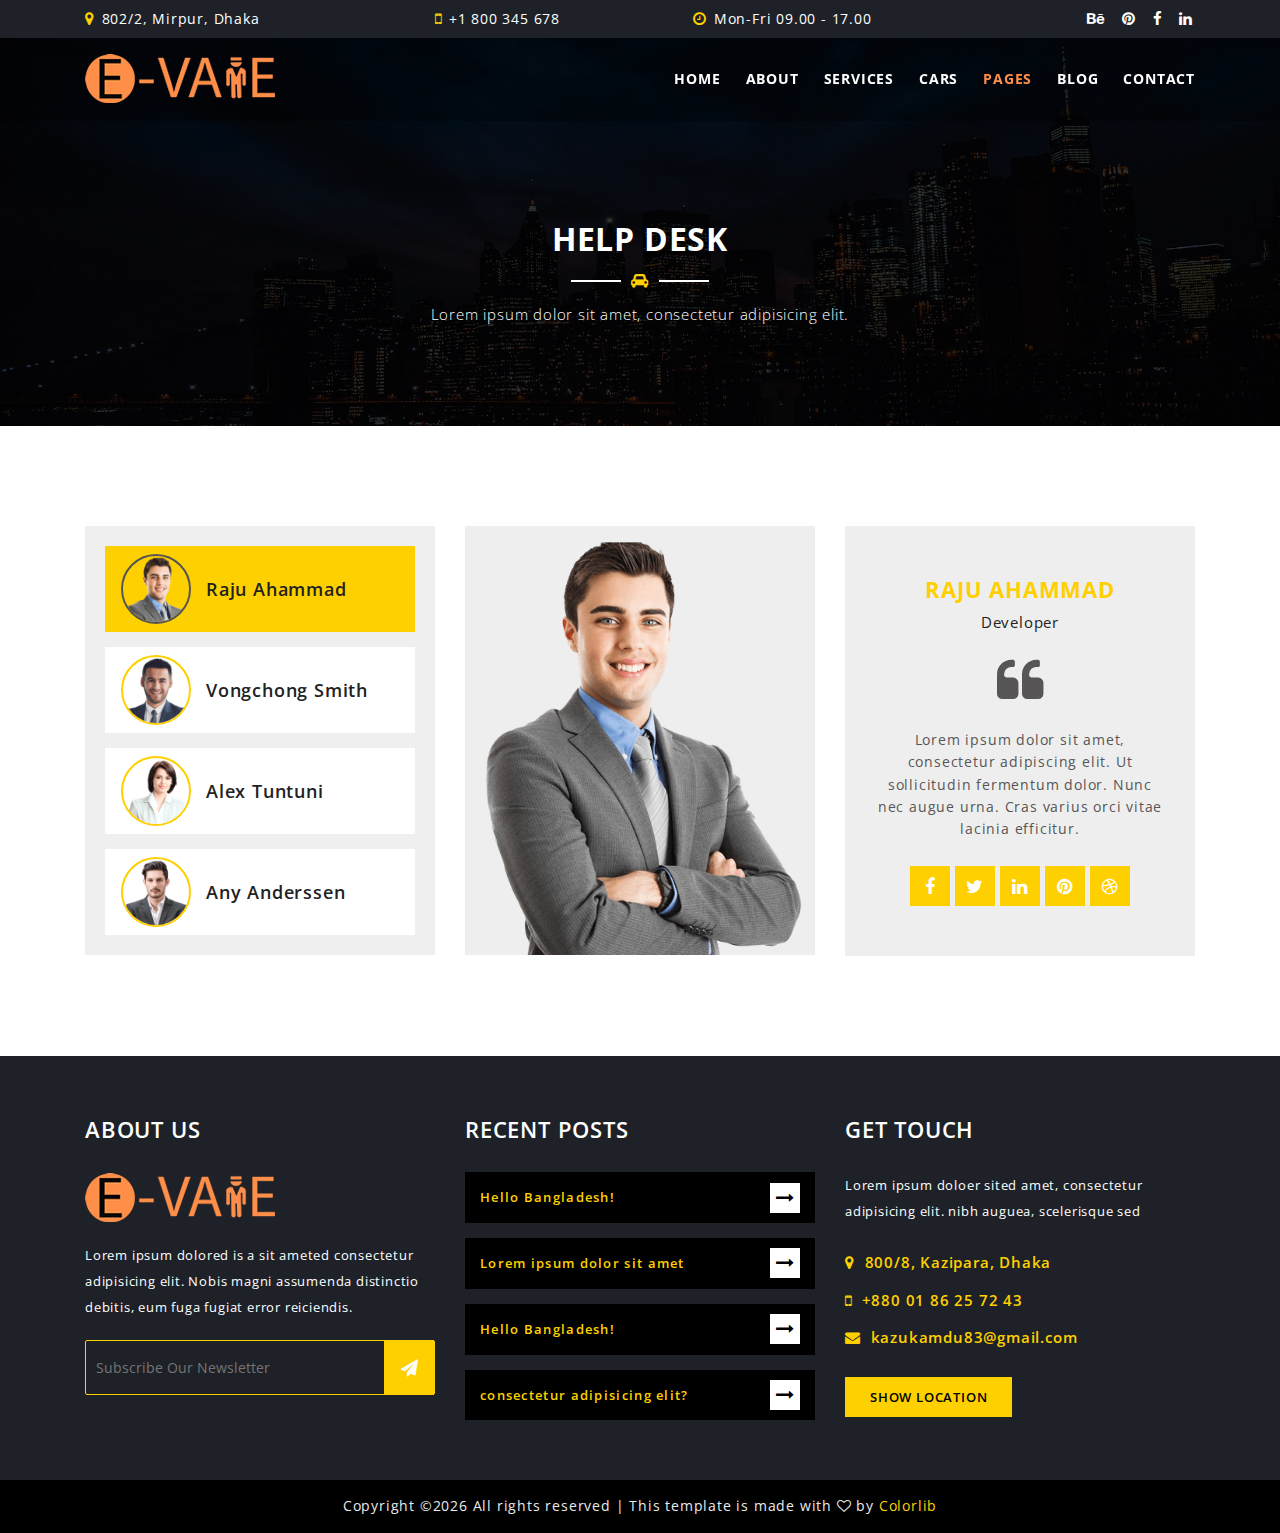
<file: help-desk.html>
<!DOCTYPE html>
<html class="no-js" lang="zxx">

<head>
    <meta charset="utf-8">
    <meta http-equiv="X-UA-Compatible" content="IE=edge">
    <meta name="viewport" content="width=device-width, initial-scale=1">
    <!--=== Favicon ===-->
    <link rel="shortcut icon" href="favicon.ico" type="image/x-icon" />

    <title>Cardoor - Car Rental HTML Template</title>

    <!--=== Bootstrap CSS ===-->
    <link href="assets/css/bootstrap.min.css" rel="stylesheet">
    <!--=== Slicknav CSS ===-->
    <link href="assets/css/plugins/slicknav.min.css" rel="stylesheet">
    <!--=== Magnific Popup CSS ===-->
    <link href="assets/css/plugins/magnific-popup.css" rel="stylesheet">
    <!--=== Owl Carousel CSS ===-->
    <link href="assets/css/plugins/owl.carousel.min.css" rel="stylesheet">
    <!--=== Gijgo CSS ===-->
    <link href="assets/css/plugins/gijgo.css" rel="stylesheet">
    <!--=== FontAwesome CSS ===-->
    <link href="assets/css/font-awesome.css" rel="stylesheet">
    <!--=== Theme Reset CSS ===-->
    <link href="assets/css/reset.css" rel="stylesheet">
    <!--=== Main Style CSS ===-->
    <link href="style.css" rel="stylesheet">
    <!--=== Responsive CSS ===-->
    <link href="assets/css/responsive.css" rel="stylesheet">


    <!--[if lt IE 9]>
        <script src="//oss.maxcdn.com/html5shiv/3.7.2/html5shiv.min.js"></script>
        <script src="//oss.maxcdn.com/respond/1.4.2/respond.min.js"></script>
    <![endif]-->
</head>

<body class="loader-active">

    <!--== Preloader Area Start ==-->
    <div class="preloader">
        <div class="preloader-spinner">
            <div class="loader-content">
                <img src="assets/img/preloader.gif" alt="JSOFT">
            </div>
        </div>
    </div>
    <!--== Preloader Area End ==-->

    <!--== Header Area Start ==-->
    <header id="header-area" class="fixed-top">
        <!--== Header Top Start ==-->
        <div id="header-top" class="d-none d-xl-block">
            <div class="container">
                <div class="row">
                    <!--== Single HeaderTop Start ==-->
                    <div class="col-lg-3 text-left">
                        <i class="fa fa-map-marker"></i> 802/2, Mirpur, Dhaka
                    </div>
                    <!--== Single HeaderTop End ==-->

                    <!--== Single HeaderTop Start ==-->
                    <div class="col-lg-3 text-center">
                        <i class="fa fa-mobile"></i> +1 800 345 678
                    </div>
                    <!--== Single HeaderTop End ==-->

                    <!--== Single HeaderTop Start ==-->
                    <div class="col-lg-3 text-center">
                        <i class="fa fa-clock-o"></i> Mon-Fri 09.00 - 17.00
                    </div>
                    <!--== Single HeaderTop End ==-->

                    <!--== Social Icons Start ==-->
                    <div class="col-lg-3 text-right">
                        <div class="header-social-icons">
                            <a href="#"><i class="fa fa-behance"></i></a>
                            <a href="#"><i class="fa fa-pinterest"></i></a>
                            <a href="#"><i class="fa fa-facebook"></i></a>
                            <a href="#"><i class="fa fa-linkedin"></i></a>
                        </div>
                    </div>
                    <!--== Social Icons End ==-->
                </div>
            </div>
        </div>
        <!--== Header Top End ==-->

        <!--== Header Bottom Start ==-->
        <div id="header-bottom">
            <div class="container">
                <div class="row">
                    <!--== Logo Start ==-->
                    <div class="col-lg-4">
                        <a href="index.html" class="logo">
                            <img src="assets/img/logo.png" alt="JSOFT">
                        </a>
                    </div>
                    <!--== Logo End ==-->

                    <!--== Main Menu Start ==-->
                    <div class="col-lg-8 d-none d-xl-block">
                        <nav class="mainmenu alignright">
                            <ul>
                                <li><a href="#">Home</a>
                                    <ul>
                                        <li><a href="index.html">Home 1</a></li>
                                        <li><a href="index2.html">Home 2</a></li>
                                        <li><a href="index3.html">Home 3</a></li>
                                    </ul>
                                </li>
                                <li><a href="about.html">About</a></li>
                                <li><a href="services.html">services</a></li>
                                <li><a href="#">Cars</a>
                                    <ul>
                                        <li><a href="car-left-sidebar.html">Car Left Sidebar</a></li>
                                        <li><a href="car-right-sidebar.html">Car Right Sidebar</a></li>
                                        <li><a href="car-without-sidebar.html">Car Without Sidebar</a></li>
                                        <li><a href="car-details.html">Car Details</a></li>
                                    </ul>
                                </li>
                                <li class="active"><a href="index.html">Pages</a>
                                    <ul>
                                        <li><a href="package.html">Pricing</a></li>
                                        <li><a href="driver.html">Driver</a></li>
                                        <li><a href="faq.html">FAQ</a></li>
                                        <li><a href="gallery.html">Gallery</a></li>
                                        <li><a href="help-desk.html">Help Desk</a></li>
                                        <li><a href="login.html">Log In</a></li>
                                        <li><a href="register.html">Register</a></li>
                                        <li><a href="404.html">404</a></li>
                                    </ul>
                                </li>
                                <li><a href="#">Blog</a>
                                    <ul>
                                        <li><a href="article.html">Blog Page</a></li>
                                        <li><a href="article-details.html">Blog Details</a></li>
                                    </ul>
                                </li>
                                <li><a href="contact.html">Contact</a></li>
                            </ul>
                        </nav>
                    </div>
                    <!--== Main Menu End ==-->
                </div>
            </div>
        </div>
        <!--== Header Bottom End ==-->
    </header>
    <!--== Header Area End ==-->

    <!--== Page Title Area Start ==-->
    <section id="page-title-area" class="section-padding overlay">
        <div class="container">
            <div class="row">
                <!-- Page Title Start -->
                <div class="col-lg-12">
                    <div class="section-title  text-center">
                        <h2>Help Desk</h2>
                        <span class="title-line"><i class="fa fa-car"></i></span>
                        <p>Lorem ipsum dolor sit amet, consectetur adipisicing elit.</p>
                    </div>
                </div>
                <!-- Page Title End -->
            </div>
        </div>
    </section>
    <!--== Page Title Area End ==-->

    <!--== Help Desk Page Content Start ==-->
    <section id="help-desk-page-wrap" class="section-padding">
        <div class="container">
            <div class="row">
                <div class="col-lg-12">
                    <div class="team-content">
                        <div class="row">
                            <!-- Team Tab Menu start -->
                            <div class="col-lg-4">
                                <div class="team-tab-menu">
                                    <ul class="nav nav-tabs" id="myTab" role="tablist">
                                        <li class="nav-item">
                                            <a class="nav-link active" id="tab_item_1" data-toggle="tab" href="#team_member_1" role="tab" aria-selected="true">
                                                <div class="team-mem-icon">
                                                    <img src="assets/img/team/team-mem-thumb-1.png" alt="JSOFT">
                                                </div>
                                                <h5>Raju Ahammad</h5>
                                            </a>
                                        </li>
                                        <li class="nav-item">
                                            <a class="nav-link" id="tab_item_2" data-toggle="tab" href="#team_member_2" role="tab" aria-selected="true">
                                                <div class="team-mem-icon">
                                                    <img src="assets/img/team/team-mem-thumb-3.png" alt="JSOFT">
                                                </div>
                                                <h5>Vongchong Smith</h5>
                                            </a>
                                        </li>
                                        <li class="nav-item">
                                            <a class="nav-link" id="tab_item_3" data-toggle="tab" href="#team_member_3" role="tab" aria-selected="true">
                                                <div class="team-mem-icon">
                                                    <img src="assets/img/team/team-mem-thumb-2.png" alt="JSOFT">
                                                </div>
                                                <h5>Alex Tuntuni</h5>
                                            </a>
                                        </li>
                                        <li class="nav-item">
                                            <a class="nav-link" id="tab_item_4" data-toggle="tab" href="#team_member_4" role="tab" aria-selected="true">
                                                <div class="team-mem-icon">
                                                    <img src="assets/img/team/team-mem-thumb-4.png" alt="JSOFT">
                                                </div>
                                                <h5>Any Anderssen</h5>
                                            </a>
                                        </li>
                                    </ul>
                                </div>
                            </div>
                            <!-- Team Tab Menu End -->

                            <!-- Team Tab Content start -->
                            <div class="col-lg-8">
                                <div class="tab-content" id="myTabContent">
                                    <!-- Single Team  start -->
                                    <div class="tab-pane fade show active" id="team_member_1" role="tabpanel" aria-labelledby="tab_item_1">
                                        <div class="row">
                                            <div class="col-lg-6 col-md-6">
                                                <div class="team-member-pro-pic">
                                                    <img src="assets/img/team/team-mem-1.png" alt="JSOFT">
                                                </div>
                                            </div>
                                            <div class="col-lg-6 col-md-6">
                                                <div class="team-member-info text-center">
                                                    <h4>Raju Ahammad</h4>
                                                    <h5>Developer</h5>
                                                    <span class="quote-icon"><i class="fa fa-quote-left"></i></span>
                                                    <p>Lorem ipsum dolor sit amet, consectetur adipiscing elit. Ut sollicitudin fermentum dolor. Nunc nec augue urna. Cras varius orci vitae lacinia efficitur.</p>
                                                    <div class="team-social-icon">
                                                        <a href="#"><i class="fa fa-facebook"></i></a>
                                                        <a href="#"><i class="fa fa-twitter"></i></a>
                                                        <a href="#"><i class="fa fa-linkedin"></i></a>
                                                        <a href="#"><i class="fa fa-pinterest"></i></a>
                                                        <a href="#"><i class="fa fa-dribbble"></i></a>
                                                    </div>
                                                </div>
                                            </div>
                                        </div>
                                    </div>
                                    <!-- Single Team  End -->

                                    <!-- Single Team  start -->
                                    <div class="tab-pane fade" id="team_member_2" role="tabpanel" aria-labelledby="tab_item_2">
                                        <div class="row">
                                            <div class="col-lg-6 col-md-6">
                                                <div class="team-member-pro-pic">
                                                    <img src="assets/img/team/team-mem-3.png" alt="JSOFT">
                                                </div>
                                            </div>
                                            <div class="col-lg-6 col-md-6">
                                                <div class="team-member-info text-center">
                                                    <h4>Vongchong Smith</h4>
                                                    <h5>Designer</h5>
                                                    <span class="quote-icon"><i class="fa fa-quote-left"></i></span>
                                                    <p>Lorem ipsum dolor sit amet, consectetur adipiscing elit. Ut sollicitudin fermentum dolor. Nunc nec augue urna. Cras varius orci vitae lacinia efficitur.</p>
                                                    <div class="team-social-icon">
                                                        <a href="#"><i class="fa fa-facebook"></i></a>
                                                        <a href="#"><i class="fa fa-twitter"></i></a>
                                                        <a href="#"><i class="fa fa-linkedin"></i></a>
                                                        <a href="#"><i class="fa fa-pinterest"></i></a>
                                                        <a href="#"><i class="fa fa-dribbble"></i></a>
                                                    </div>
                                                </div>
                                            </div>
                                        </div>
                                    </div>
                                    <!-- Single Team  End -->

                                    <!-- Single Team  start -->
                                    <div class="tab-pane fade" id="team_member_3" role="tabpanel" aria-labelledby="tab_item_3">
                                        <div class="row">
                                            <div class="col-lg-6 col-md-6">
                                                <div class="team-member-pro-pic">
                                                    <img src="assets/img/team/team-mem-2.png" alt="JSOFT">
                                                </div>
                                            </div>
                                            <div class="col-lg-6 col-md-6">
                                                <div class="team-member-info text-center">
                                                    <h4>Alex Tuntuni</h4>
                                                    <h5>Marketer</h5>
                                                    <span class="quote-icon"><i class="fa fa-quote-left"></i></span>
                                                    <p>Lorem ipsum dolor sit amet, consectetur adipiscing elit. Ut sollicitudin fermentum dolor. Nunc nec augue urna. Cras varius orci vitae lacinia efficitur.</p>
                                                    <div class="team-social-icon">
                                                        <a href="#"><i class="fa fa-facebook"></i></a>
                                                        <a href="#"><i class="fa fa-twitter"></i></a>
                                                        <a href="#"><i class="fa fa-linkedin"></i></a>
                                                        <a href="#"><i class="fa fa-pinterest"></i></a>
                                                        <a href="#"><i class="fa fa-dribbble"></i></a>
                                                    </div>
                                                </div>
                                            </div>
                                        </div>
                                    </div>
                                    <!-- Single Team  End -->

                                    <!-- Single Team  start -->
                                    <div class="tab-pane fade" id="team_member_4" role="tabpanel" aria-labelledby="tab_item_4">
                                        <div class="row">
                                            <div class="col-lg-6 col-md-6">
                                                <div class="team-member-pro-pic">
                                                    <img src="assets/img/team/team-mem-4.png" alt="JSOFT">
                                                </div>
                                            </div>
                                            <div class="col-lg-6 col-md-6">
                                                <div class="team-member-info text-center">
                                                    <h4>Any Anderssen</h4>
                                                    <h5>Manager</h5>
                                                    <span class="quote-icon"><i class="fa fa-quote-left"></i></span>
                                                    <p>Lorem ipsum dolor sit amet, consectetur adipiscing elit. Ut sollicitudin fermentum dolor. Nunc nec augue urna. Cras varius orci vitae lacinia efficitur.</p>
                                                    <div class="team-social-icon">
                                                        <a href="#"><i class="fa fa-facebook"></i></a>
                                                        <a href="#"><i class="fa fa-twitter"></i></a>
                                                        <a href="#"><i class="fa fa-linkedin"></i></a>
                                                        <a href="#"><i class="fa fa-pinterest"></i></a>
                                                        <a href="#"><i class="fa fa-dribbble"></i></a>
                                                    </div>
                                                </div>
                                            </div>
                                        </div>
                                    </div>
                                    <!-- Single Team  End -->
                                </div>
                            </div>
                            <!-- Team Tab Content End -->
                        </div>
                    </div>
                </div>
        	</div>
        </div>
    </section>
    <!--== Help Desk Page Content End ==-->

    <!--== Footer Area Start ==-->
    <section id="footer-area">
        <!-- Footer Widget Start -->
        <div class="footer-widget-area">
            <div class="container">
                <div class="row">
                    <!-- Single Footer Widget Start -->
                    <div class="col-lg-4 col-md-6">
                        <div class="single-footer-widget">
                            <h2>About Us</h2>
                            <div class="widget-body">
                                <img src="assets/img/logo.png" alt="JSOFT">
                                <p>Lorem ipsum dolored is a sit ameted consectetur adipisicing elit. Nobis magni assumenda distinctio debitis, eum fuga fugiat error reiciendis.</p>

                                <div class="newsletter-area">
                                    <form action="index.html">
                                        <input type="email" placeholder="Subscribe Our Newsletter">
                                        <button type="submit" class="newsletter-btn"><i class="fa fa-send"></i></button>
                                    </form>
                                </div>

                            </div>
                        </div>
                    </div>
                    <!-- Single Footer Widget End -->

                    <!-- Single Footer Widget Start -->
                    <div class="col-lg-4 col-md-6">
                        <div class="single-footer-widget">
                            <h2>Recent Posts</h2>
                            <div class="widget-body">
                                <ul class="recent-post">
                                    <li>
                                        <a href="#">
                                           Hello Bangladesh! 
                                           <i class="fa fa-long-arrow-right"></i>
                                       </a>
                                    </li>
                                    <li>
                                        <a href="#">
                                          Lorem ipsum dolor sit amet
                                           <i class="fa fa-long-arrow-right"></i>
                                       </a>
                                    </li>
                                    <li>
                                        <a href="#">
                                           Hello Bangladesh! 
                                           <i class="fa fa-long-arrow-right"></i>
                                       </a>
                                    </li>
                                    <li>
                                        <a href="#">
                                            consectetur adipisicing elit?
                                           <i class="fa fa-long-arrow-right"></i>
                                       </a>
                                    </li>
                                </ul>
                            </div>
                        </div>
                    </div>
                    <!-- Single Footer Widget End -->

                    <!-- Single Footer Widget Start -->
                    <div class="col-lg-4 col-md-6">
                        <div class="single-footer-widget">
                            <h2>get touch</h2>
                            <div class="widget-body">
                                <p>Lorem ipsum doloer sited amet, consectetur adipisicing elit. nibh auguea, scelerisque sed</p>

                                <ul class="get-touch">
                                    <li><i class="fa fa-map-marker"></i> 800/8, Kazipara, Dhaka</li>
                                    <li><i class="fa fa-mobile"></i> +880 01 86 25 72 43</li>
                                    <li><i class="fa fa-envelope"></i> kazukamdu83@gmail.com</li>
                                </ul>
                                <a href="https://goo.gl/maps/b5mt45MCaPB2" class="map-show" target="_blank">Show Location</a>
                            </div>
                        </div>
                    </div>
                    <!-- Single Footer Widget End -->
                </div>
            </div>
        </div>
        <!-- Footer Widget End -->

        <!-- Footer Bottom Start -->
        <div class="footer-bottom-area">
            <div class="container">
                <div class="row">
                    <div class="col-lg-12 text-center">
                        <p><!-- Link back to Colorlib can't be removed. Template is licensed under CC BY 3.0. -->
Copyright &copy;<script>document.write(new Date().getFullYear());</script> All rights reserved | This template is made with <i class="fa fa-heart-o" aria-hidden="true"></i> by <a href="https://colorlib.com" target="_blank">Colorlib</a>
<!-- Link back to Colorlib can't be removed. Template is licensed under CC BY 3.0. --></p>
                    </div>
                </div>
            </div>
        </div>
        <!-- Footer Bottom End -->
    </section>
    <!--== Footer Area End ==-->

    <!--== Scroll Top Area Start ==-->
    <div class="scroll-top">
        <img src="assets/img/scroll-top.png" alt="JSOFT">
    </div>
    <!--== Scroll Top Area End ==-->

    <!--=======================Javascript============================-->
    <!--=== Jquery Min Js ===-->
    <script src="assets/js/jquery-3.2.1.min.js"></script>
    <!--=== Jquery Migrate Min Js ===-->
    <script src="assets/js/jquery-migrate.min.js"></script>
    <!--=== Popper Min Js ===-->
    <script src="assets/js/popper.min.js"></script>
    <!--=== Bootstrap Min Js ===-->
    <script src="assets/js/bootstrap.min.js"></script>
    <!--=== Gijgo Min Js ===-->
    <script src="assets/js/plugins/gijgo.js"></script>
    <!--=== Vegas Min Js ===-->
    <script src="assets/js/plugins/vegas.min.js"></script>
    <!--=== Isotope Min Js ===-->
    <script src="assets/js/plugins/isotope.min.js"></script>
    <!--=== Owl Caousel Min Js ===-->
    <script src="assets/js/plugins/owl.carousel.min.js"></script>
    <!--=== Waypoint Min Js ===-->
    <script src="assets/js/plugins/waypoints.min.js"></script>
    <!--=== CounTotop Min Js ===-->
    <script src="assets/js/plugins/counterup.min.js"></script>
    <!--=== YtPlayer Min Js ===-->
    <script src="assets/js/plugins/mb.YTPlayer.js"></script>
    <!--=== Magnific Popup Min Js ===-->
    <script src="assets/js/plugins/magnific-popup.min.js"></script>
    <!--=== Slicknav Min Js ===-->
    <script src="assets/js/plugins/slicknav.min.js"></script>

    <!--=== Mian Js ===-->
    <script src="assets/js/main.js"></script>

</body>

</html>
</file>
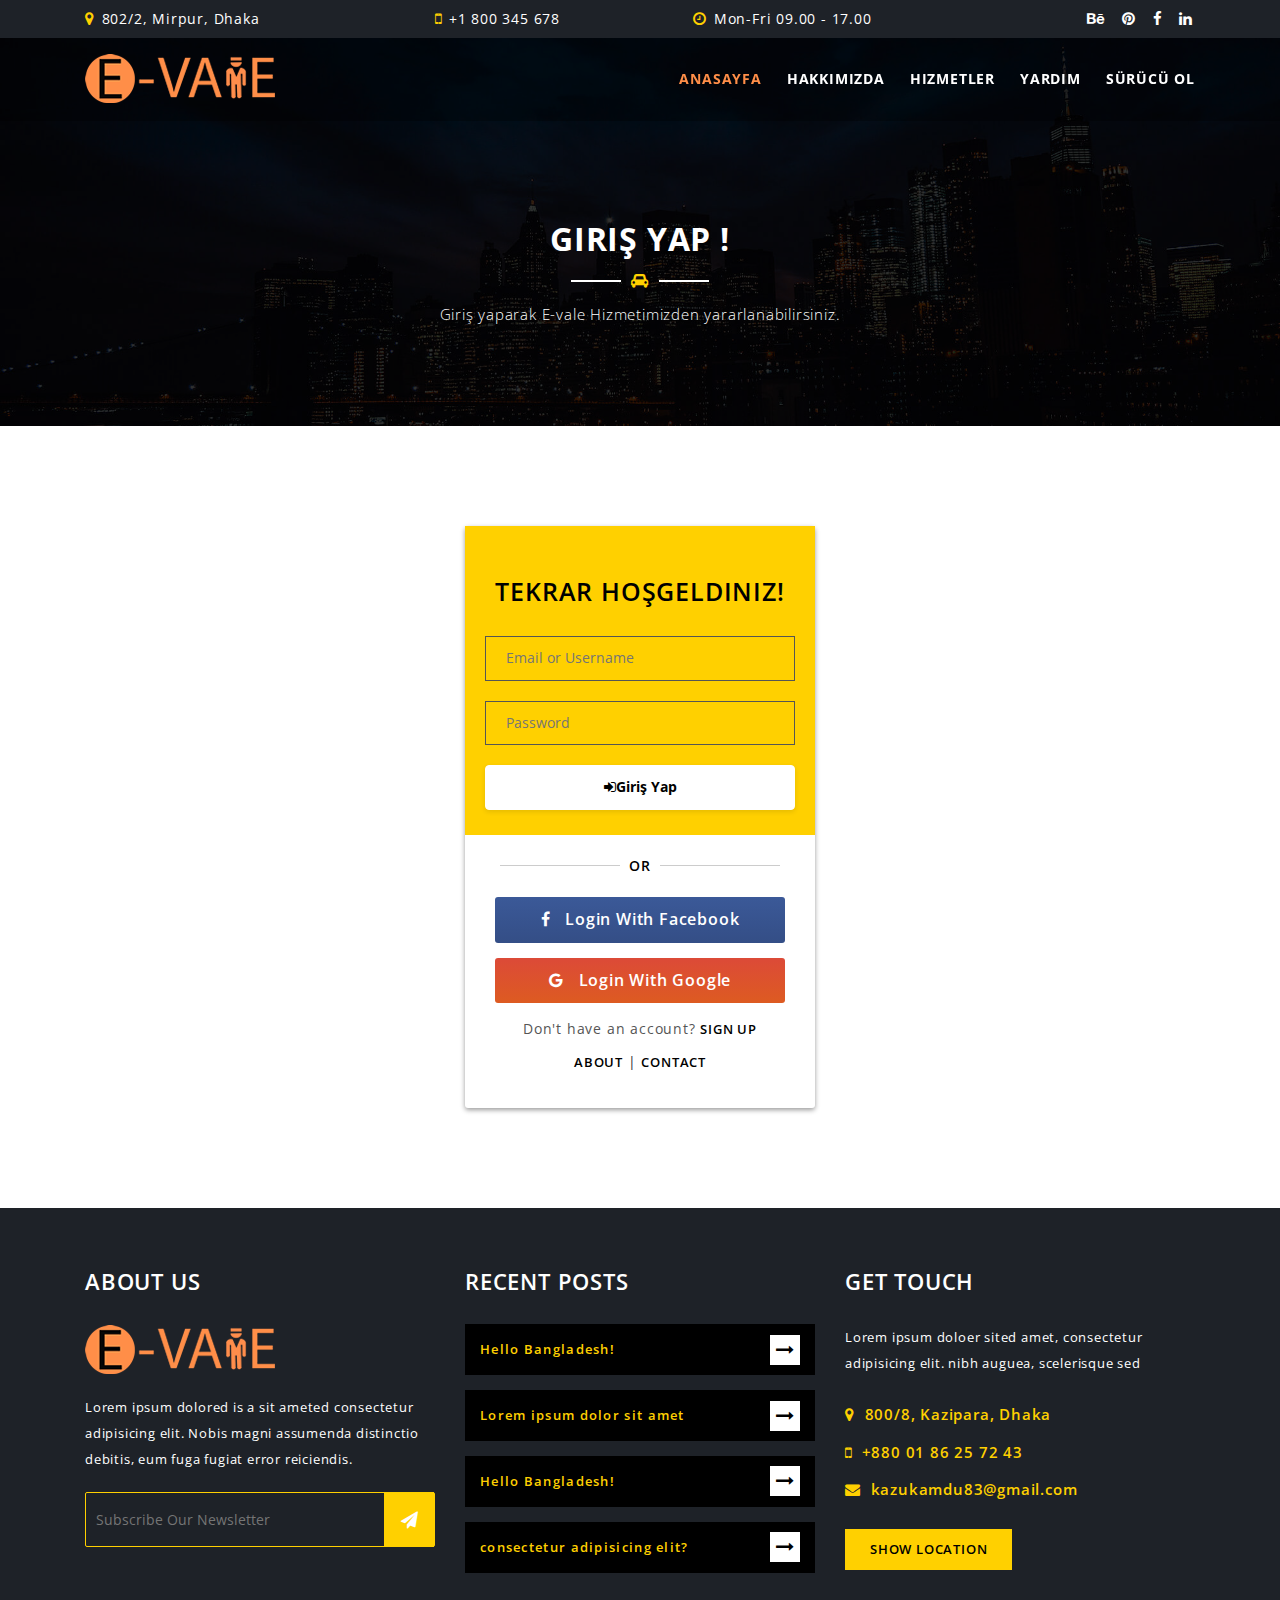
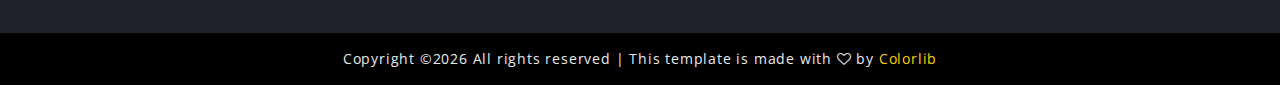
<file: login.html>
<!DOCTYPE html>
<html class="no-js" lang="zxx">

<head>
    <meta charset="utf-8">
    <meta http-equiv="X-UA-Compatible" content="IE=edge">
    <meta name="viewport" content="width=device-width, initial-scale=1">
    <!--=== Favicon ===-->
    <link rel="shortcut icon" href="favicon.ico" type="image/x-icon" />

    <title>Cardoor - Car Rental HTML Template</title>

    <!--=== Bootstrap CSS ===-->
    <link href="assets/css/bootstrap.min.css" rel="stylesheet">
    <!--=== Slicknav CSS ===-->
    <link href="assets/css/plugins/slicknav.min.css" rel="stylesheet">
    <!--=== Magnific Popup CSS ===-->
    <link href="assets/css/plugins/magnific-popup.css" rel="stylesheet">
    <!--=== Owl Carousel CSS ===-->
    <link href="assets/css/plugins/owl.carousel.min.css" rel="stylesheet">
    <!--=== Gijgo CSS ===-->
    <link href="assets/css/plugins/gijgo.css" rel="stylesheet">
    <!--=== FontAwesome CSS ===-->
    <link href="assets/css/font-awesome.css" rel="stylesheet">
    <!--=== Theme Reset CSS ===-->
    <link href="assets/css/reset.css" rel="stylesheet">
    <!--=== Main Style CSS ===-->
    <link href="style.css" rel="stylesheet">
    <!--=== Responsive CSS ===-->
    <link href="assets/css/responsive.css" rel="stylesheet">


    <!--[if lt IE 9]>
        <script src="//oss.maxcdn.com/html5shiv/3.7.2/html5shiv.min.js"></script>
        <script src="//oss.maxcdn.com/respond/1.4.2/respond.min.js"></script>
    <![endif]-->
</head>

<body class="loader-active">

    <!--== Preloader Area Start ==-->
    <div class="preloader">
        <div class="preloader-spinner">
            <div class="loader-content">
                <img src="assets/img/preloader.gif" alt="JSOFT">
            </div>
        </div>
    </div>
    <!--== Preloader Area End ==-->

    <!--== Header Area Start ==-->
    <header id="header-area" class="fixed-top">
        <!--== Header Top Start ==-->
        <div id="header-top" class="d-none d-xl-block">
            <div class="container">
                <div class="row">
                    <!--== Single HeaderTop Start ==-->
                    <div class="col-lg-3 text-left">
                        <i class="fa fa-map-marker"></i> 802/2, Mirpur, Dhaka
                    </div>
                    <!--== Single HeaderTop End ==-->

                    <!--== Single HeaderTop Start ==-->
                    <div class="col-lg-3 text-center">
                        <i class="fa fa-mobile"></i> +1 800 345 678
                    </div>
                    <!--== Single HeaderTop End ==-->

                    <!--== Single HeaderTop Start ==-->
                    <div class="col-lg-3 text-center">
                        <i class="fa fa-clock-o"></i> Mon-Fri 09.00 - 17.00
                    </div>
                    <!--== Single HeaderTop End ==-->

                    <!--== Social Icons Start ==-->
                    <div class="col-lg-3 text-right">
                        <div class="header-social-icons">
                            <a href="#"><i class="fa fa-behance"></i></a>
                            <a href="#"><i class="fa fa-pinterest"></i></a>
                            <a href="#"><i class="fa fa-facebook"></i></a>
                            <a href="#"><i class="fa fa-linkedin"></i></a>
                        </div>
                    </div>
                    <!--== Social Icons End ==-->
                </div>
            </div>
        </div>
        <!--== Header Top End ==-->

        <!--== Header Bottom Start ==-->
        <div id="header-bottom">
            <div class="container">
                <div class="row">
                    <!--== Logo Start ==-->
                    <div class="col-lg-4">
                        <a href="index.html" class="logo">
                            <img src="assets/img/logo.png" alt="JSOFT">
                        </a>
                    </div>
                    <!--== Logo End ==-->

                    <!--== Main Menu Start ==-->
                    <div class="col-lg-8 d-none d-xl-block">
                        <nav class="mainmenu alignright">
                          <ul>
                                <li class="active"><a href="index.html">Anasayfa</a>

                              </li>
                              <li><a href="about.html">Hakkımızda</a></li>
                              <li><a href="services.html">Hizmetler</a></li>
                              <li><a href="#">YARDIM</a>
                                  <ul>
                                      <li><a href="package.html">Fiyatlandırma</a></li>
                                      <li><a href="driver.html">Sürücüler</a></li>
                                      <li><a href="faq.html">Sık Sorulanlar</a></li>
                                      <li><a href="help-desk.html">Yardım Masası</a></li>
                                      <li><a href="login.html">Giriş Yap</a></li>
                                      <li><a href="register.html">Kayıt Ol</a></li>
                                      <li><a href="404.html">404</a></li>
                                  </ul>
                              </li>

                              <li><a href="contact.html">Sürücü Ol</a></li>
                          </ul>
                        </nav>
                    </div>
                    <!--== Main Menu End ==-->
                </div>
            </div>
        </div>
        <!--== Header Bottom End ==-->
    </header>
    <!--== Header Area End ==-->

    <!--== Page Title Area Start ==-->
    <section id="page-title-area" class="section-padding overlay">
        <div class="container">
            <div class="row">
                <!-- Page Title Start -->
                <div class="col-lg-12">
                    <div class="section-title  text-center">
                        <h2>Giriş Yap !</h2>
                        <span class="title-line"><i class="fa fa-car"></i></span>
                        <p>Giriş yaparak E-vale Hizmetimizden yararlanabilirsiniz.</p>
                    </div>
                </div>
                <!-- Page Title End -->
            </div>
        </div>
    </section>
    <!--== Page Title Area End ==-->

    <!--== Login Page Content Start ==-->
    <section id="lgoin-page-wrap" class="section-padding">
        <div class="container">
            <div class="row">
                <div class="col-lg-4 col-md-8 m-auto">
                	<div class="login-page-content">
                		<div class="login-form">
                			<h3>Tekrar Hoşgeldiniz!</h3>
							<form action="index.html">
								<div class="username">
									<input type="text" placeholder="Email or Username">
								</div>
								<div class="password">
									<input type="password" placeholder="Password">
								</div>
								<div class="log-btn">
									<button type="submit"><i class="fa fa-sign-in"></i>Giriş Yap</button>
								</div>
							</form>
                		</div>

                		<div class="login-other">
                			<span class="or">or</span>
                			<a href="#" class="login-with-btn facebook"><i class="fa fa-facebook"></i> Login With Facebook</a>
                			<a href="#" class="login-with-btn google"><i class="fa fa-google"></i> Login With Google</a>
                		</div>
                		<div class="create-ac">
                			<p>Don't have an account? <a href="register.html">Sign Up</a></p>
                		</div>
                		<div class="login-menu">
                			<a href="about.html">About</a>
                			<span>|</span>
                			<a href="contact.html">Contact</a>
                		</div>
                	</div>
                </div>
        	</div>
        </div>
    </section>
    <!--== Login Page Content End ==-->

    <!--== Footer Area Start ==-->
    <section id="footer-area">
        <!-- Footer Widget Start -->
        <div class="footer-widget-area">
            <div class="container">
                <div class="row">
                    <!-- Single Footer Widget Start -->
                    <div class="col-lg-4 col-md-6">
                        <div class="single-footer-widget">
                            <h2>About Us</h2>
                            <div class="widget-body">
                                <img src="assets/img/logo.png" alt="JSOFT">
                                <p>Lorem ipsum dolored is a sit ameted consectetur adipisicing elit. Nobis magni assumenda distinctio debitis, eum fuga fugiat error reiciendis.</p>

                                <div class="newsletter-area">
                                    <form action="index.html">
                                        <input type="email" placeholder="Subscribe Our Newsletter">
                                        <button type="submit" class="newsletter-btn"><i class="fa fa-send"></i></button>
                                    </form>
                                </div>

                            </div>
                        </div>
                    </div>
                    <!-- Single Footer Widget End -->

                    <!-- Single Footer Widget Start -->
                    <div class="col-lg-4 col-md-6">
                        <div class="single-footer-widget">
                            <h2>Recent Posts</h2>
                            <div class="widget-body">
                                <ul class="recent-post">
                                    <li>
                                        <a href="#">
                                           Hello Bangladesh!
                                           <i class="fa fa-long-arrow-right"></i>
                                       </a>
                                    </li>
                                    <li>
                                        <a href="#">
                                          Lorem ipsum dolor sit amet
                                           <i class="fa fa-long-arrow-right"></i>
                                       </a>
                                    </li>
                                    <li>
                                        <a href="#">
                                           Hello Bangladesh!
                                           <i class="fa fa-long-arrow-right"></i>
                                       </a>
                                    </li>
                                    <li>
                                        <a href="#">
                                            consectetur adipisicing elit?
                                           <i class="fa fa-long-arrow-right"></i>
                                       </a>
                                    </li>
                                </ul>
                            </div>
                        </div>
                    </div>
                    <!-- Single Footer Widget End -->

                    <!-- Single Footer Widget Start -->
                    <div class="col-lg-4 col-md-6">
                        <div class="single-footer-widget">
                            <h2>get touch</h2>
                            <div class="widget-body">
                                <p>Lorem ipsum doloer sited amet, consectetur adipisicing elit. nibh auguea, scelerisque sed</p>

                                <ul class="get-touch">
                                    <li><i class="fa fa-map-marker"></i> 800/8, Kazipara, Dhaka</li>
                                    <li><i class="fa fa-mobile"></i> +880 01 86 25 72 43</li>
                                    <li><i class="fa fa-envelope"></i> kazukamdu83@gmail.com</li>
                                </ul>
                                <a href="https://goo.gl/maps/b5mt45MCaPB2" class="map-show" target="_blank">Show Location</a>
                            </div>
                        </div>
                    </div>
                    <!-- Single Footer Widget End -->
                </div>
            </div>
        </div>
        <!-- Footer Widget End -->

        <!-- Footer Bottom Start -->
        <div class="footer-bottom-area">
            <div class="container">
                <div class="row">
                    <div class="col-lg-12 text-center">
                        <p><!-- Link back to Colorlib can't be removed. Template is licensed under CC BY 3.0. -->
Copyright &copy;<script>document.write(new Date().getFullYear());</script> All rights reserved | This template is made with <i class="fa fa-heart-o" aria-hidden="true"></i> by <a href="https://colorlib.com" target="_blank">Colorlib</a>
<!-- Link back to Colorlib can't be removed. Template is licensed under CC BY 3.0. --></p>
                    </div>
                </div>
            </div>
        </div>
        <!-- Footer Bottom End -->
    </section>
    <!--== Footer Area End ==-->

    <!--== Scroll Top Area Start ==-->
    <div class="scroll-top">
        <img src="assets/img/scroll-top.png" alt="JSOFT">
    </div>
    <!--== Scroll Top Area End ==-->

    <!--=======================Javascript============================-->
    <!--=== Jquery Min Js ===-->
    <script src="assets/js/jquery-3.2.1.min.js"></script>
    <!--=== Jquery Migrate Min Js ===-->
    <script src="assets/js/jquery-migrate.min.js"></script>
    <!--=== Popper Min Js ===-->
    <script src="assets/js/popper.min.js"></script>
    <!--=== Bootstrap Min Js ===-->
    <script src="assets/js/bootstrap.min.js"></script>
    <!--=== Gijgo Min Js ===-->
    <script src="assets/js/plugins/gijgo.js"></script>
    <!--=== Vegas Min Js ===-->
    <script src="assets/js/plugins/vegas.min.js"></script>
    <!--=== Isotope Min Js ===-->
    <script src="assets/js/plugins/isotope.min.js"></script>
    <!--=== Owl Caousel Min Js ===-->
    <script src="assets/js/plugins/owl.carousel.min.js"></script>
    <!--=== Waypoint Min Js ===-->
    <script src="assets/js/plugins/waypoints.min.js"></script>
    <!--=== CounTotop Min Js ===-->
    <script src="assets/js/plugins/counterup.min.js"></script>
    <!--=== YtPlayer Min Js ===-->
    <script src="assets/js/plugins/mb.YTPlayer.js"></script>
    <!--=== Magnific Popup Min Js ===-->
    <script src="assets/js/plugins/magnific-popup.min.js"></script>
    <!--=== Slicknav Min Js ===-->
    <script src="assets/js/plugins/slicknav.min.js"></script>

    <!--=== Mian Js ===-->
    <script src="assets/js/main.js"></script>

</body>

</html>
</file>
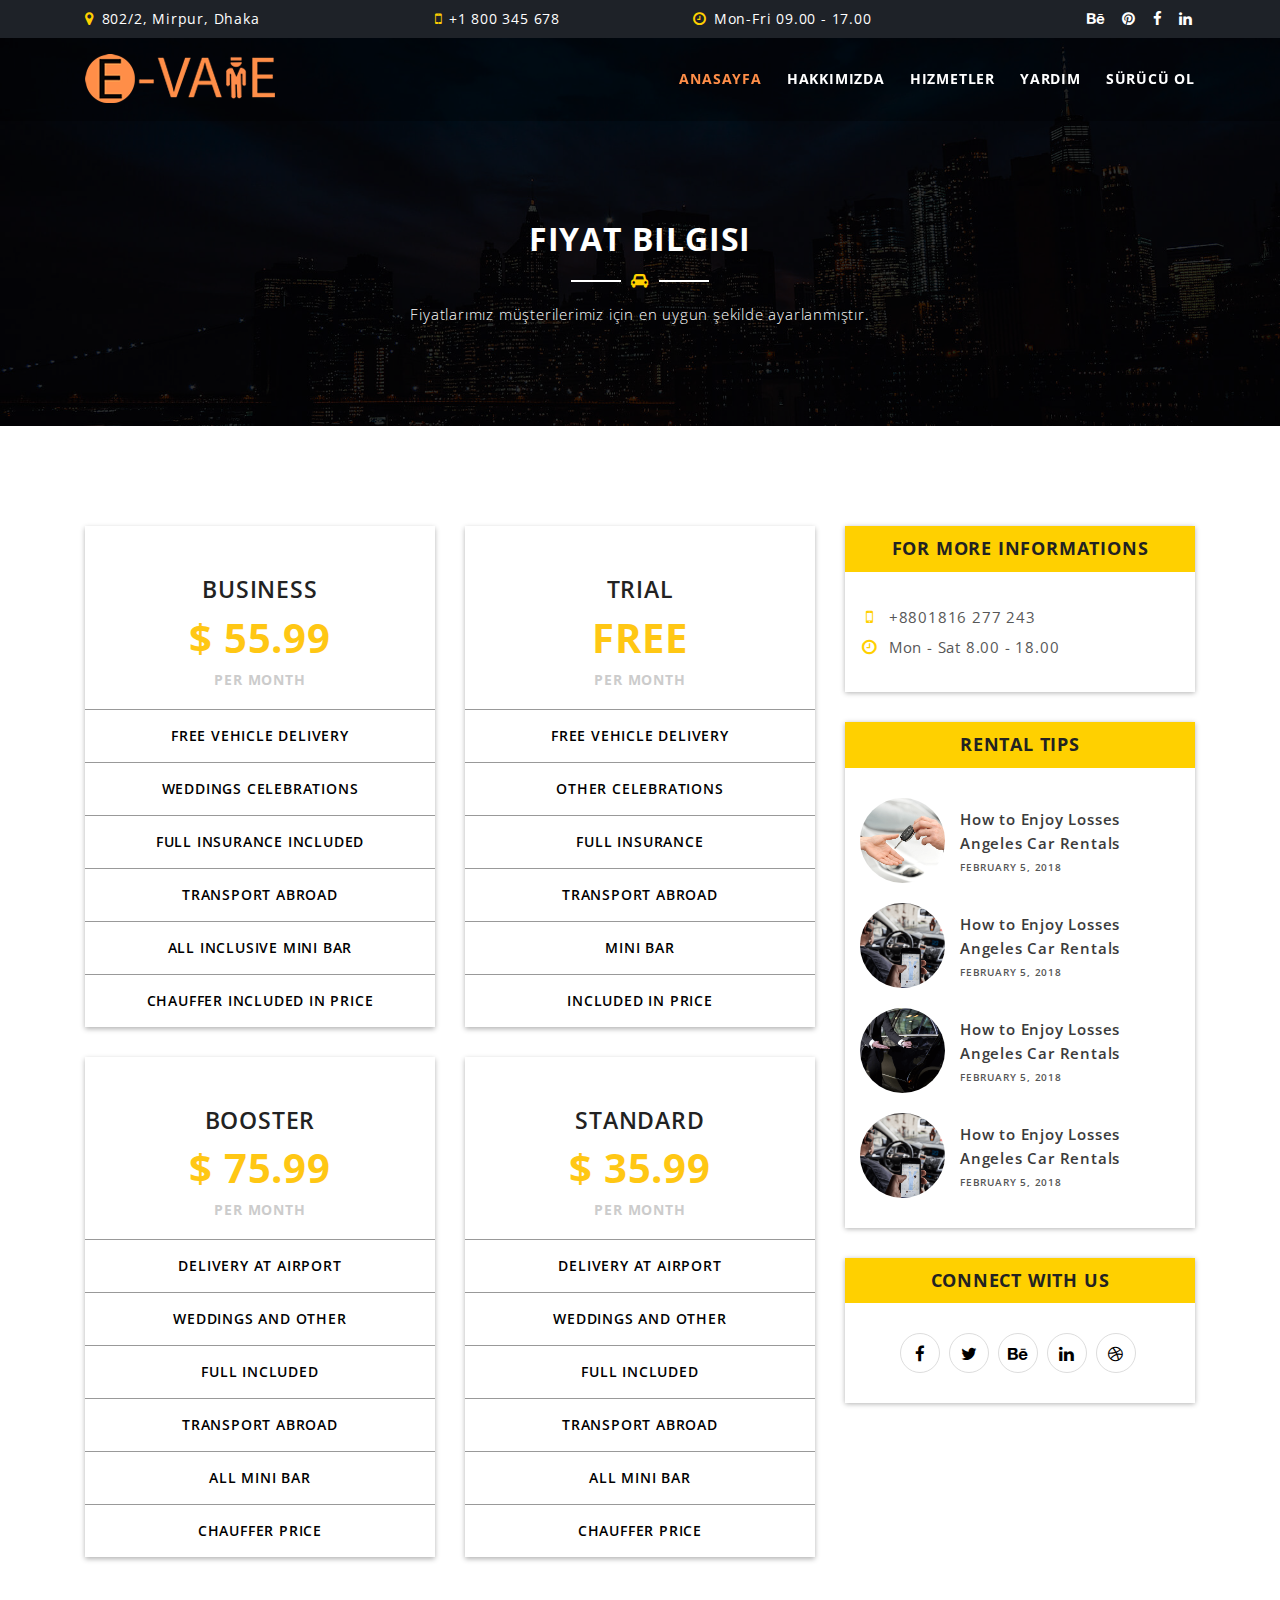
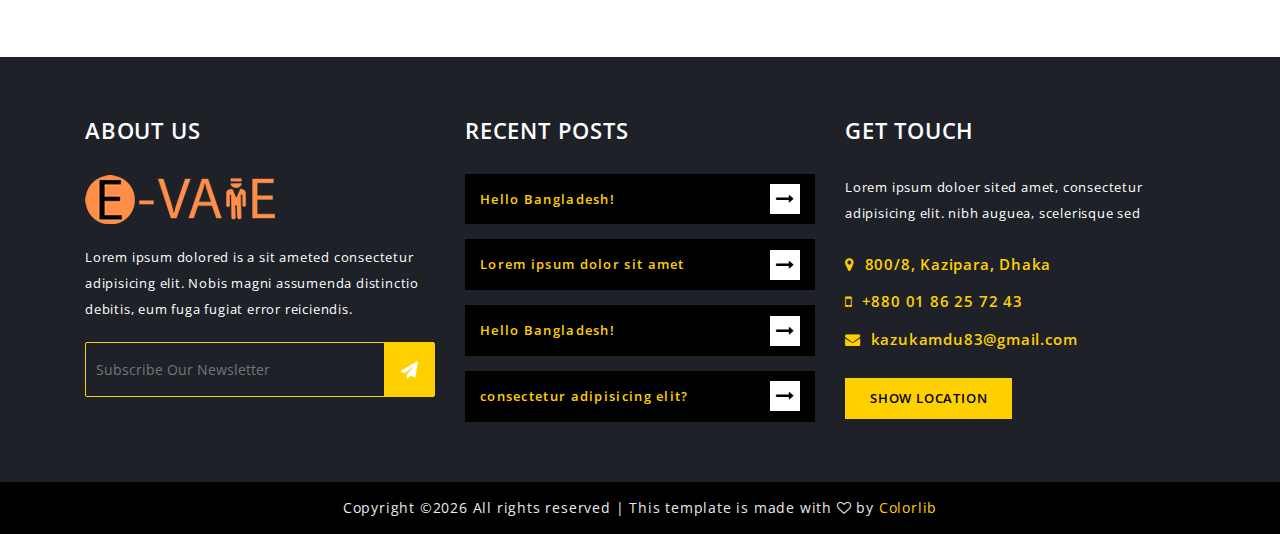
<file: package.html>
<!DOCTYPE html>
<html class="no-js" lang="en">

<head>
    <meta charset="utf-8">
    <meta http-equiv="X-UA-Compatible" content="IE=edge">
    <meta name="viewport" content="width=device-width, initial-scale=1">
    <!--=== Favicon ===-->
    <link rel="shortcut icon" href="favicon.ico" type="image/x-icon" />

    <title>Cardoor - Car Rental HTML Template</title>

    <!--=== Bootstrap CSS ===-->
    <link href="assets/css/bootstrap.min.css" rel="stylesheet">
    <!--=== Slicknav CSS ===-->
    <link href="assets/css/plugins/slicknav.min.css" rel="stylesheet">
    <!--=== Magnific Popup CSS ===-->
    <link href="assets/css/plugins/magnific-popup.css" rel="stylesheet">
    <!--=== Owl Carousel CSS ===-->
    <link href="assets/css/plugins/owl.carousel.min.css" rel="stylesheet">
    <!--=== Gijgo CSS ===-->
    <link href="assets/css/plugins/gijgo.css" rel="stylesheet">
    <!--=== FontAwesome CSS ===-->
    <link href="assets/css/font-awesome.css" rel="stylesheet">
    <!--=== Theme Reset CSS ===-->
    <link href="assets/css/reset.css" rel="stylesheet">
    <!--=== Main Style CSS ===-->
    <link href="style.css" rel="stylesheet">
    <!--=== Responsive CSS ===-->
    <link href="assets/css/responsive.css" rel="stylesheet">


    <!--[if lt IE 9]>
        <script src="//oss.maxcdn.com/html5shiv/3.7.2/html5shiv.min.js"></script>
        <script src="//oss.maxcdn.com/respond/1.4.2/respond.min.js"></script>
    <![endif]-->
</head>

<body class="loader-active">

    <!--== Preloader Area Start ==-->
    <div class="preloader">
        <div class="preloader-spinner">
            <div class="loader-content">
                <img src="assets/img/preloader.gif" alt="JSOFT">
            </div>
        </div>
    </div>
    <!--== Preloader Area End ==-->

    <!--== Header Area Start ==-->
    <header id="header-area" class="fixed-top">
        <!--== Header Top Start ==-->
        <div id="header-top" class="d-none d-xl-block">
            <div class="container">
                <div class="row">
                    <!--== Single HeaderTop Start ==-->
                    <div class="col-lg-3 text-left">
                        <i class="fa fa-map-marker"></i> 802/2, Mirpur, Dhaka
                    </div>
                    <!--== Single HeaderTop End ==-->

                    <!--== Single HeaderTop Start ==-->
                    <div class="col-lg-3 text-center">
                        <i class="fa fa-mobile"></i> +1 800 345 678
                    </div>
                    <!--== Single HeaderTop End ==-->

                    <!--== Single HeaderTop Start ==-->
                    <div class="col-lg-3 text-center">
                        <i class="fa fa-clock-o"></i> Mon-Fri 09.00 - 17.00
                    </div>
                    <!--== Single HeaderTop End ==-->

                    <!--== Social Icons Start ==-->
                    <div class="col-lg-3 text-right">
                        <div class="header-social-icons">
                            <a href="#"><i class="fa fa-behance"></i></a>
                            <a href="#"><i class="fa fa-pinterest"></i></a>
                            <a href="#"><i class="fa fa-facebook"></i></a>
                            <a href="#"><i class="fa fa-linkedin"></i></a>
                        </div>
                    </div>
                    <!--== Social Icons End ==-->
                </div>
            </div>
        </div>
        <!--== Header Top End ==-->

        <!--== Header Bottom Start ==-->
        <div id="header-bottom">
            <div class="container">
                <div class="row">
                    <!--== Logo Start ==-->
                    <div class="col-lg-4">
                        <a href="index.html" class="logo">
                            <img src="assets/img/logo.png" alt="JSOFT">
                        </a>
                    </div>
                    <!--== Logo End ==-->

                    <!--== Main Menu Start ==-->
                    <div class="col-lg-8 d-none d-xl-block">
                        <nav class="mainmenu alignright">
                          <ul>
                                <li class="active"><a href="index.html">Anasayfa</a>

                              </li>
                              <li><a href="about.html">Hakkımızda</a></li>
                              <li><a href="services.html">Hizmetler</a></li>
                              <li><a href="#">YARDIM</a>
                                  <ul>
                                      <li><a href="package.html">Fiyatlandırma</a></li>
                                      <li><a href="driver.html">Sürücüler</a></li>
                                      <li><a href="faq.html">Sık Sorulanlar</a></li>
                                      <li><a href="help-desk.html">Yardım Masası</a></li>
                                      <li><a href="login.html">Giriş Yap</a></li>
                                      <li><a href="register.html">Kayıt Ol</a></li>
                                      <li><a href="404.html">404</a></li>
                                  </ul>
                              </li>

                              <li><a href="contact.html">Sürücü Ol</a></li>
                          </ul>
                        </nav>
                    </div>
                    <!--== Main Menu End ==-->
                </div>
            </div>
        </div>
        <!--== Header Bottom End ==-->
    </header>
    <!--== Header Area End ==-->

    <!--== Page Title Area Start ==-->
    <section id="page-title-area" class="section-padding overlay">
        <div class="container">
            <div class="row">
                <!-- Page Title Start -->
                <div class="col-lg-12">
                    <div class="section-title  text-center">
                        <h2>Fiyat Bilgisi</h2>
                        <span class="title-line"><i class="fa fa-car"></i></span>
                        <p>Fiyatlarımız müşterilerimiz için en uygun şekilde ayarlanmıştır.</p>
                    </div>
                </div>
                <!-- Page Title End -->
            </div>
        </div>
    </section>
    <!--== Page Title Area End ==-->

    <!--== Pricing Area Start ==-->
    <section id="pricing-page-area" class="section-padding">
        <div class="container">
            <div class="row">
                <!-- Pricing Content Start -->
				<div class="col-lg-8">
					<div class="pricing-details-content">
						<div class="row">
							<!-- Single Pricing Table -->
							<div class="col-lg-6 col-md-6 text-center">
								<div class="single-pricing-table">
									<h3>BUSINESS</h3>
									<h2>$ 55.99</h2>
									<h5>PER MONTH</h5>

									<ul class="package-list">
										<li>FREE VEHICLE DELIVERY</li>
										<li>WEDDINGS CELEBRATIONS</li>
										<li>FULL INSURANCE INCLUDED</li>
										<li>TRANSPORT ABROAD</li>
										<li>ALL INCLUSIVE MINI BAR</li>
										<li>CHAUFFER INCLUDED IN PRICE</li>
									</ul>
								</div>
							</div>
							<!-- Single Pricing Table -->

							<!-- Single Pricing Table -->
							<div class="col-lg-6 col-md-6 text-center">
								<div class="single-pricing-table">
									<h3>Trial</h3>
									<h2>Free</h2>
									<h5>PER MONTH</h5>

									<ul class="package-list">
										<li>FREE VEHICLE DELIVERY</li>
										<li>OTHER CELEBRATIONS</li>
										<li>FULL INSURANCE</li>
										<li>TRANSPORT ABROAD</li>
										<li>MINI BAR</li>
										<li>INCLUDED IN PRICE</li>
									</ul>
								</div>
							</div>
							<!-- Single Pricing Table -->

							<!-- Single Pricing Table -->
							<div class="col-lg-6 col-md-6 text-center">
								<div class="single-pricing-table">
									<h3>Booster</h3>
									<h2>$ 75.99</h2>
									<h5>PER MONTH</h5>

									<ul class="package-list">
										<li>DELIVERY AT AIRPORT</li>
										<li>WEDDINGS AND OTHER</li>
										<li>FULL INCLUDED</li>
										<li>TRANSPORT ABROAD</li>
										<li>ALL MINI BAR</li>
										<li>CHAUFFER PRICE</li>
									</ul>
								</div>
							</div>
							<!-- Single Pricing Table -->

							<!-- Single Pricing Table -->
							<div class="col-lg-6 col-md-6 text-center">
								<div class="single-pricing-table">
									<h3>standard</h3>
									<h2>$ 35.99</h2>
									<h5>PER MONTH</h5>

									<ul class="package-list">
										<li>DELIVERY AT AIRPORT</li>
										<li>WEDDINGS AND OTHER</li>
										<li>FULL INCLUDED</li>
										<li>TRANSPORT ABROAD</li>
										<li>ALL MINI BAR</li>
										<li>CHAUFFER PRICE</li>
									</ul>
								</div>
							</div>
							<!-- Single Pricing Table -->
						</div>
					</div>
				</div>
                <!-- Pricing Content End -->

                <!-- Sidebar Area Start -->
                <div class="col-lg-4">
                    <div class="sidebar-content-wrap m-t-50">
                        <!-- Single Sidebar Start -->
                        <div class="single-sidebar">
                            <h3>For More Informations</h3>

                            <div class="sidebar-body">
                                <p><i class="fa fa-mobile"></i> +8801816 277 243</p>
                                <p><i class="fa fa-clock-o"></i> Mon - Sat 8.00 - 18.00</p>
                            </div>
                        </div>
                        <!-- Single Sidebar End -->

                        <!-- Single Sidebar Start -->
                        <div class="single-sidebar">
                            <h3>Rental Tips</h3>

                            <div class="sidebar-body">
                                <ul class="recent-tips">
                                    <li class="single-recent-tips">
                                        <div class="recent-tip-thum">
                                            <a href="#"><img src="assets/img/we-do/service1-img.png" alt="JSOFT"></a>
                                        </div>
                                        <div class="recent-tip-body">
                                            <h4><a href="#">How to Enjoy Losses Angeles Car Rentals</a></h4>
                                            <span class="date">February 5, 2018</span>
                                        </div>
                                    </li>

                                    <li class="single-recent-tips">
                                        <div class="recent-tip-thum">
                                            <a href="#"><img src="assets/img/we-do/service3-img.png" alt="JSOFT"></a>
                                        </div>
                                        <div class="recent-tip-body">
                                            <h4><a href="#">How to Enjoy Losses Angeles Car Rentals</a></h4>
                                            <span class="date">February 5, 2018</span>
                                        </div>
                                    </li>

                                    <li class="single-recent-tips">
                                        <div class="recent-tip-thum">
                                            <a href="#"><img src="assets/img/we-do/service2-img.png" alt="JSOFT"></a>
                                        </div>
                                        <div class="recent-tip-body">
                                            <h4><a href="#">How to Enjoy Losses Angeles Car Rentals</a></h4>
                                            <span class="date">February 5, 2018</span>
                                        </div>
                                    </li>

                                    <li class="single-recent-tips">
                                        <div class="recent-tip-thum">
                                            <a href="#"><img src="assets/img/we-do/service3-img.png" alt="JSOFT"></a>
                                        </div>
                                        <div class="recent-tip-body">
                                            <h4><a href="#">How to Enjoy Losses Angeles Car Rentals</a></h4>
                                            <span class="date">February 5, 2018</span>
                                        </div>
                                    </li>
                                </ul>
                            </div>
                        </div>
                        <!-- Single Sidebar End -->

                        <!-- Single Sidebar Start -->
                        <div class="single-sidebar">
                            <h3>Connect with Us</h3>

                            <div class="sidebar-body">
                                <div class="social-icons text-center">
                                    <a href="#" target="_blank"><i class="fa fa-facebook"></i></a>
                                    <a href="#" target="_blank"><i class="fa fa-twitter"></i></a>
                                    <a href="#" target="_blank"><i class="fa fa-behance"></i></a>
                                    <a href="#" target="_blank"><i class="fa fa-linkedin"></i></a>
                                    <a href="#" target="_blank"><i class="fa fa-dribbble"></i></a>
                                </div>
                            </div>
                        </div>
                        <!-- Single Sidebar End -->
                    </div>
                </div>
                <!-- Sidebar Area End -->
            </div>
        </div>
    </section>
    <!--== FAQ Area End ==-->

    <!--== Footer Area Start ==-->
    <section id="footer-area">
        <!-- Footer Widget Start -->
        <div class="footer-widget-area">
            <div class="container">
                <div class="row">
                    <!-- Single Footer Widget Start -->
                    <div class="col-lg-4 col-md-6">
                        <div class="single-footer-widget">
                            <h2>About Us</h2>
                            <div class="widget-body">
                                <img src="assets/img/logo.png" alt="JSOFT">
                                <p>Lorem ipsum dolored is a sit ameted consectetur adipisicing elit. Nobis magni assumenda distinctio debitis, eum fuga fugiat error reiciendis.</p>

                                <div class="newsletter-area">
                                    <form action="index.html">
                                        <input type="email" placeholder="Subscribe Our Newsletter">
                                        <button type="submit" class="newsletter-btn"><i class="fa fa-send"></i></button>
                                    </form>
                                </div>

                            </div>
                        </div>
                    </div>
                    <!-- Single Footer Widget End -->

                    <!-- Single Footer Widget Start -->
                    <div class="col-lg-4 col-md-6">
                        <div class="single-footer-widget">
                            <h2>Recent Posts</h2>
                            <div class="widget-body">
                                <ul class="recent-post">
                                    <li>
                                        <a href="#">
                                           Hello Bangladesh!
                                           <i class="fa fa-long-arrow-right"></i>
                                       </a>
                                    </li>
                                    <li>
                                        <a href="#">
                                          Lorem ipsum dolor sit amet
                                           <i class="fa fa-long-arrow-right"></i>
                                       </a>
                                    </li>
                                    <li>
                                        <a href="#">
                                           Hello Bangladesh!
                                           <i class="fa fa-long-arrow-right"></i>
                                       </a>
                                    </li>
                                    <li>
                                        <a href="#">
                                            consectetur adipisicing elit?
                                           <i class="fa fa-long-arrow-right"></i>
                                       </a>
                                    </li>
                                </ul>
                            </div>
                        </div>
                    </div>
                    <!-- Single Footer Widget End -->

                    <!-- Single Footer Widget Start -->
                    <div class="col-lg-4 col-md-6">
                        <div class="single-footer-widget">
                            <h2>get touch</h2>
                            <div class="widget-body">
                                <p>Lorem ipsum doloer sited amet, consectetur adipisicing elit. nibh auguea, scelerisque sed</p>

                                <ul class="get-touch">
                                    <li><i class="fa fa-map-marker"></i> 800/8, Kazipara, Dhaka</li>
                                    <li><i class="fa fa-mobile"></i> +880 01 86 25 72 43</li>
                                    <li><i class="fa fa-envelope"></i> kazukamdu83@gmail.com</li>
                                </ul>
                                <a href="https://goo.gl/maps/b5mt45MCaPB2" class="map-show" target="_blank">Show Location</a>
                            </div>
                        </div>
                    </div>
                    <!-- Single Footer Widget End -->
                </div>
            </div>
        </div>
        <!-- Footer Widget End -->

        <!-- Footer Bottom Start -->
        <div class="footer-bottom-area">
            <div class="container">
                <div class="row">
                    <div class="col-lg-12 text-center">
                        <p><!-- Link back to Colorlib can't be removed. Template is licensed under CC BY 3.0. -->
Copyright &copy;<script>document.write(new Date().getFullYear());</script> All rights reserved | This template is made with <i class="fa fa-heart-o" aria-hidden="true"></i> by <a href="https://colorlib.com" target="_blank">Colorlib</a>
<!-- Link back to Colorlib can't be removed. Template is licensed under CC BY 3.0. --></p>
                    </div>
                </div>
            </div>
        </div>
        <!-- Footer Bottom End -->
    </section>
    <!--== Footer Area End ==-->

    <!--== Scroll Top Area Start ==-->
    <div class="scroll-top">
        <img src="assets/img/scroll-top.png" alt="JSOFT">
    </div>
    <!--== Scroll Top Area End ==-->

    <!--=======================Javascript============================-->
    <!--=== Jquery Min Js ===-->
    <script src="assets/js/jquery-3.2.1.min.js"></script>
    <!--=== Jquery Migrate Min Js ===-->
    <script src="assets/js/jquery-migrate.min.js"></script>
    <!--=== Popper Min Js ===-->
    <script src="assets/js/popper.min.js"></script>
    <!--=== Bootstrap Min Js ===-->
    <script src="assets/js/bootstrap.min.js"></script>
    <!--=== Gijgo Min Js ===-->
    <script src="assets/js/plugins/gijgo.js"></script>
    <!--=== Vegas Min Js ===-->
    <script src="assets/js/plugins/vegas.min.js"></script>
    <!--=== Isotope Min Js ===-->
    <script src="assets/js/plugins/isotope.min.js"></script>
    <!--=== Owl Caousel Min Js ===-->
    <script src="assets/js/plugins/owl.carousel.min.js"></script>
    <!--=== Waypoint Min Js ===-->
    <script src="assets/js/plugins/waypoints.min.js"></script>
    <!--=== CounTotop Min Js ===-->
    <script src="assets/js/plugins/counterup.min.js"></script>
    <!--=== YtPlayer Min Js ===-->
    <script src="assets/js/plugins/mb.YTPlayer.js"></script>
    <!--=== Magnific Popup Min Js ===-->
    <script src="assets/js/plugins/magnific-popup.min.js"></script>
    <!--=== Slicknav Min Js ===-->
    <script src="assets/js/plugins/slicknav.min.js"></script>

    <!--=== Mian Js ===-->
    <script src="assets/js/main.js"></script>

</body>

</html>
</file>
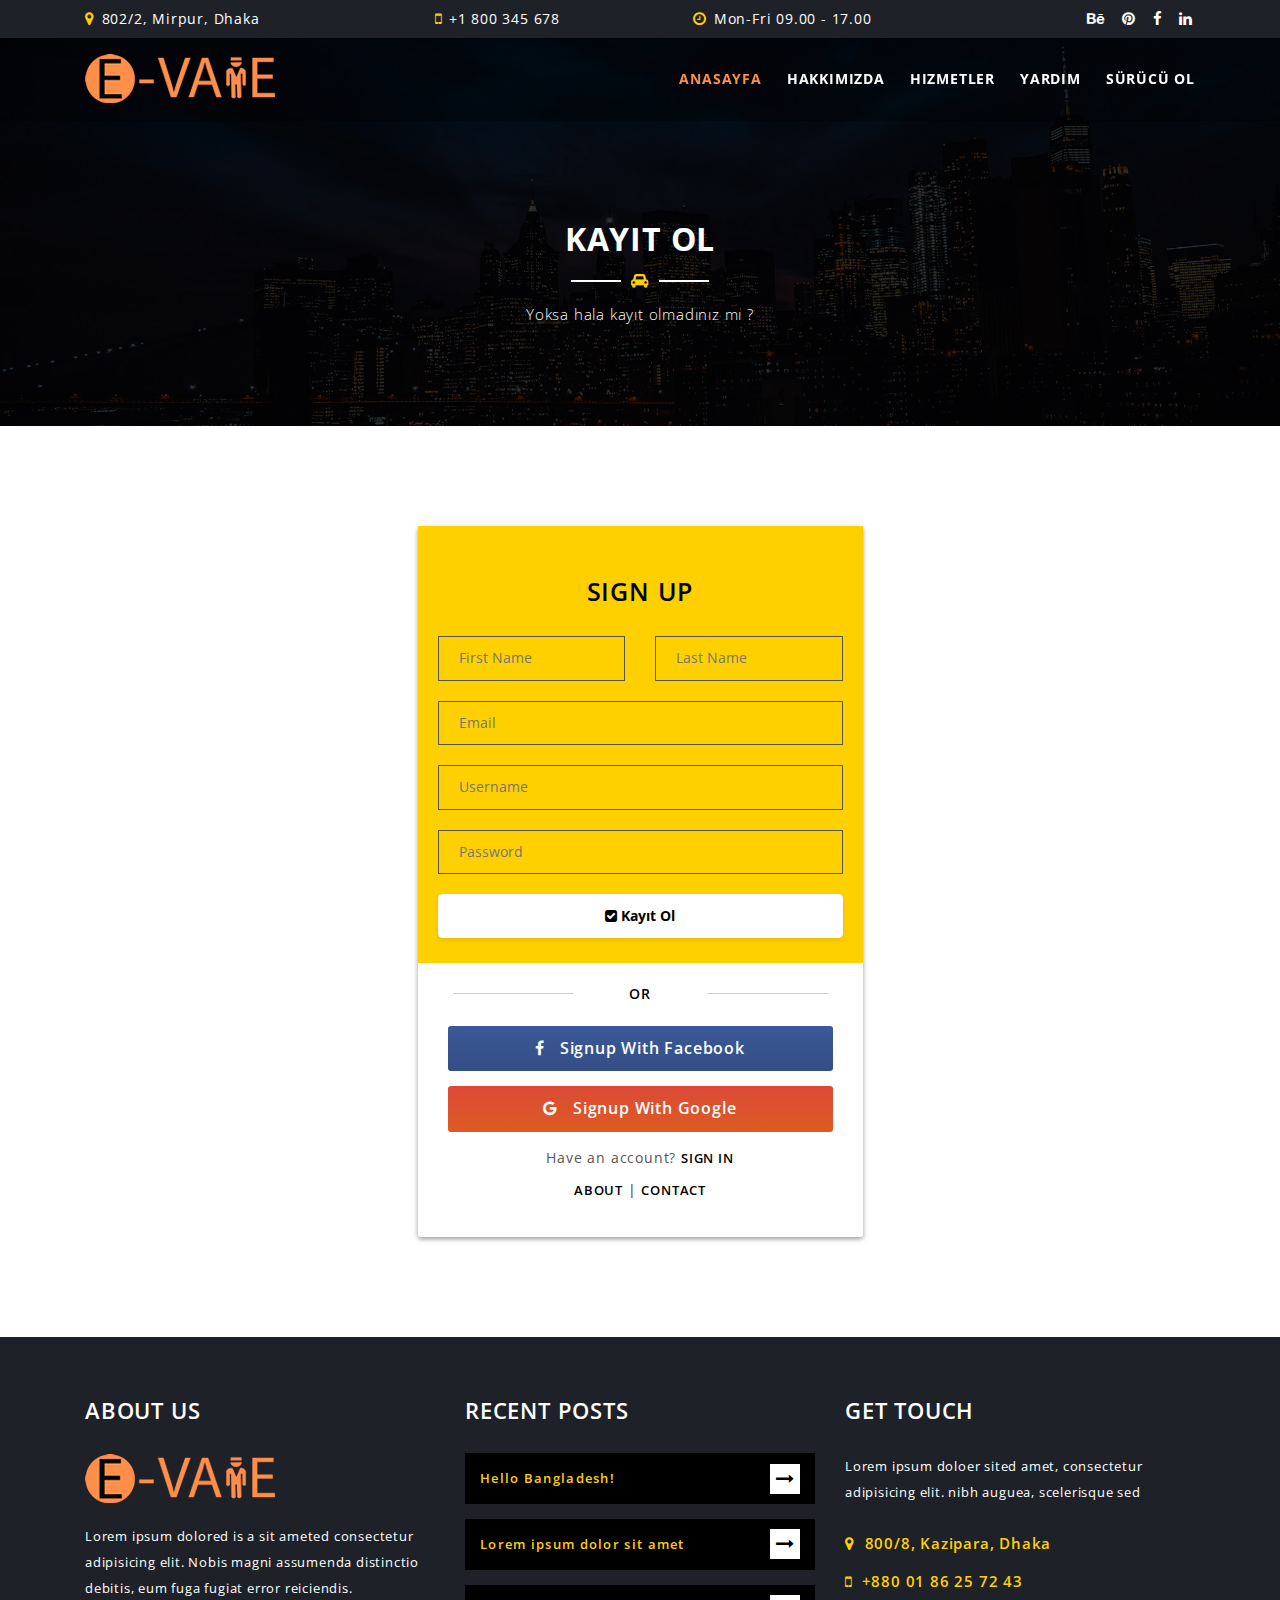
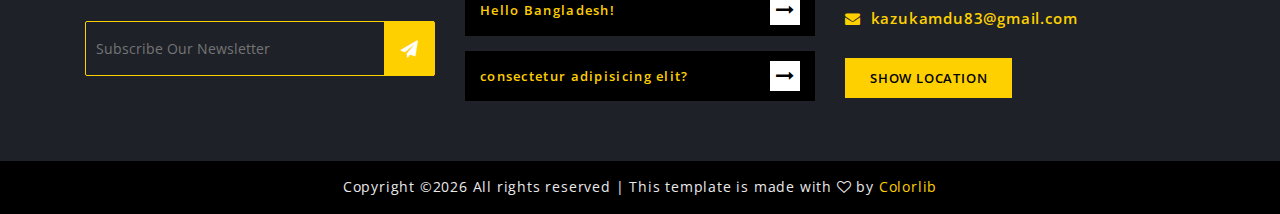
<file: register.html>
<!DOCTYPE html>
<html class="no-js" lang="zxx">

<head>
    <meta charset="utf-8">
    <meta http-equiv="X-UA-Compatible" content="IE=edge">
    <meta name="viewport" content="width=device-width, initial-scale=1">
    <!--=== Favicon ===-->
    <link rel="shortcut icon" href="favicon.ico" type="image/x-icon" />

    <title>Cardoor - Car Rental HTML Template</title>

    <!--=== Bootstrap CSS ===-->
    <link href="assets/css/bootstrap.min.css" rel="stylesheet">
    <!--=== Slicknav CSS ===-->
    <link href="assets/css/plugins/slicknav.min.css" rel="stylesheet">
    <!--=== Magnific Popup CSS ===-->
    <link href="assets/css/plugins/magnific-popup.css" rel="stylesheet">
    <!--=== Owl Carousel CSS ===-->
    <link href="assets/css/plugins/owl.carousel.min.css" rel="stylesheet">
    <!--=== Gijgo CSS ===-->
    <link href="assets/css/plugins/gijgo.css" rel="stylesheet">
    <!--=== FontAwesome CSS ===-->
    <link href="assets/css/font-awesome.css" rel="stylesheet">
    <!--=== Theme Reset CSS ===-->
    <link href="assets/css/reset.css" rel="stylesheet">
    <!--=== Main Style CSS ===-->
    <link href="style.css" rel="stylesheet">
    <!--=== Responsive CSS ===-->
    <link href="assets/css/responsive.css" rel="stylesheet">


    <!--[if lt IE 9]>
        <script src="//oss.maxcdn.com/html5shiv/3.7.2/html5shiv.min.js"></script>
        <script src="//oss.maxcdn.com/respond/1.4.2/respond.min.js"></script>
    <![endif]-->
</head>

<body class="loader-active">

    <!--== Preloader Area Start ==-->
    <div class="preloader">
        <div class="preloader-spinner">
            <div class="loader-content">
                <img src="assets/img/preloader.gif" alt="JSOFT">
            </div>
        </div>
    </div>
    <!--== Preloader Area End ==-->

    <!--== Header Area Start ==-->
    <header id="header-area" class="fixed-top">
        <!--== Header Top Start ==-->
        <div id="header-top" class="d-none d-xl-block">
            <div class="container">
                <div class="row">
                    <!--== Single HeaderTop Start ==-->
                    <div class="col-lg-3 text-left">
                        <i class="fa fa-map-marker"></i> 802/2, Mirpur, Dhaka
                    </div>
                    <!--== Single HeaderTop End ==-->

                    <!--== Single HeaderTop Start ==-->
                    <div class="col-lg-3 text-center">
                        <i class="fa fa-mobile"></i> +1 800 345 678
                    </div>
                    <!--== Single HeaderTop End ==-->

                    <!--== Single HeaderTop Start ==-->
                    <div class="col-lg-3 text-center">
                        <i class="fa fa-clock-o"></i> Mon-Fri 09.00 - 17.00
                    </div>
                    <!--== Single HeaderTop End ==-->

                    <!--== Social Icons Start ==-->
                    <div class="col-lg-3 text-right">
                        <div class="header-social-icons">
                            <a href="#"><i class="fa fa-behance"></i></a>
                            <a href="#"><i class="fa fa-pinterest"></i></a>
                            <a href="#"><i class="fa fa-facebook"></i></a>
                            <a href="#"><i class="fa fa-linkedin"></i></a>
                        </div>
                    </div>
                    <!--== Social Icons End ==-->
                </div>
            </div>
        </div>
        <!--== Header Top End ==-->

        <!--== Header Bottom Start ==-->
        <div id="header-bottom">
            <div class="container">
                <div class="row">
                    <!--== Logo Start ==-->
                    <div class="col-lg-4">
                        <a href="index.html" class="logo">
                            <img src="assets/img/logo.png" alt="JSOFT">
                        </a>
                    </div>
                    <!--== Logo End ==-->

                    <!--== Main Menu Start ==-->
                    <div class="col-lg-8 d-none d-xl-block">
                        <nav class="mainmenu alignright">
                          <ul>
                                <li class="active"><a href="index.html">Anasayfa</a>

                              </li>
                              <li><a href="about.html">Hakkımızda</a></li>
                              <li><a href="services.html">Hizmetler</a></li>
                              <li><a href="#">YARDIM</a>
                                  <ul>
                                      <li><a href="package.html">Fiyatlandırma</a></li>
                                      <li><a href="driver.html">Sürücüler</a></li>
                                      <li><a href="faq.html">Sık Sorulanlar</a></li>
                                      <li><a href="help-desk.html">Yardım Masası</a></li>
                                      <li><a href="login.html">Giriş Yap</a></li>
                                      <li><a href="register.html">Kayıt Ol</a></li>
                                      <li><a href="404.html">404</a></li>
                                  </ul>
                              </li>

                              <li><a href="contact.html">Sürücü Ol</a></li>
                          </ul>
                        </nav>
                    </div>
                    <!--== Main Menu End ==-->
                </div>
            </div>
        </div>
        <!--== Header Bottom End ==-->
    </header>
    <!--== Header Area End ==-->

    <!--== Page Title Area Start ==-->
    <section id="page-title-area" class="section-padding overlay">
        <div class="container">
            <div class="row">
                <!-- Page Title Start -->
                <div class="col-lg-12">
                    <div class="section-title  text-center">
                        <h2>Kayıt ol</h2>
                        <span class="title-line"><i class="fa fa-car"></i></span>
                        <p>Yoksa hala kayıt olmadınız mı ?</p>
                    </div>
                </div>
                <!-- Page Title End -->
            </div>
        </div>
    </section>
    <!--== Page Title Area End ==-->

    <!--== Login Page Content Start ==-->
    <section id="lgoin-page-wrap" class="section-padding">
        <div class="container">
            <div class="row">
                <div class="col-lg-5 col-md-8 m-auto">
                	<div class="login-page-content">
                		<div class="login-form">
                			<h3>Sign Up</h3>
							<form action="index.html">
								<div class="name">
									<div class="row">
										<div class="col-md-6">
											<input type="text" placeholder="First Name">
										</div>
										<div class="col-md-6">
											<input type="text" placeholder="Last Name">
										</div>
									</div>
								</div>
								<div class="username">
									<input type="email" placeholder="Email">
								</div>
								<div class="username">
									<input type="text" placeholder="Username">
								</div>
								<div class="password">
									<input type="password" placeholder="Password">
								</div>
								<div class="log-btn">
									<button type="submit"><i class="fa fa-check-square"></i> Kayıt Ol</button>
								</div>
							</form>
                		</div>

                		<div class="login-other">
                			<span class="or">or</span>
                			<a href="#" class="login-with-btn facebook"><i class="fa fa-facebook"></i> Signup With Facebook</a>
                			<a href="#" class="login-with-btn google"><i class="fa fa-google"></i> Signup With Google</a>
                		</div>
                		<div class="create-ac">
                			<p>Have an account? <a href="login.html">Sign In</a></p>
                		</div>
                		<div class="login-menu">
                			<a href="about.html">About</a>
                			<span>|</span>
                			<a href="contact.html">Contact</a>
                		</div>
                	</div>
                </div>
        	</div>
        </div>
    </section>
    <!--== Login Page Content End ==-->

    <!--== Footer Area Start ==-->
    <section id="footer-area">
        <!-- Footer Widget Start -->
        <div class="footer-widget-area">
            <div class="container">
                <div class="row">
                    <!-- Single Footer Widget Start -->
                    <div class="col-lg-4 col-md-6">
                        <div class="single-footer-widget">
                            <h2>About Us</h2>
                            <div class="widget-body">
                                <img src="assets/img/logo.png" alt="JSOFT">
                                <p>Lorem ipsum dolored is a sit ameted consectetur adipisicing elit. Nobis magni assumenda distinctio debitis, eum fuga fugiat error reiciendis.</p>

                                <div class="newsletter-area">
                                    <form action="index.html">
                                        <input type="email" placeholder="Subscribe Our Newsletter">
                                        <button type="submit" class="newsletter-btn"><i class="fa fa-send"></i></button>
                                    </form>
                                </div>

                            </div>
                        </div>
                    </div>
                    <!-- Single Footer Widget End -->

                    <!-- Single Footer Widget Start -->
                    <div class="col-lg-4 col-md-6">
                        <div class="single-footer-widget">
                            <h2>Recent Posts</h2>
                            <div class="widget-body">
                                <ul class="recent-post">
                                    <li>
                                        <a href="#">
                                           Hello Bangladesh!
                                           <i class="fa fa-long-arrow-right"></i>
                                       </a>
                                    </li>
                                    <li>
                                        <a href="#">
                                          Lorem ipsum dolor sit amet
                                           <i class="fa fa-long-arrow-right"></i>
                                       </a>
                                    </li>
                                    <li>
                                        <a href="#">
                                           Hello Bangladesh!
                                           <i class="fa fa-long-arrow-right"></i>
                                       </a>
                                    </li>
                                    <li>
                                        <a href="#">
                                            consectetur adipisicing elit?
                                           <i class="fa fa-long-arrow-right"></i>
                                       </a>
                                    </li>
                                </ul>
                            </div>
                        </div>
                    </div>
                    <!-- Single Footer Widget End -->

                    <!-- Single Footer Widget Start -->
                    <div class="col-lg-4 col-md-6">
                        <div class="single-footer-widget">
                            <h2>get touch</h2>
                            <div class="widget-body">
                                <p>Lorem ipsum doloer sited amet, consectetur adipisicing elit. nibh auguea, scelerisque sed</p>

                                <ul class="get-touch">
                                    <li><i class="fa fa-map-marker"></i> 800/8, Kazipara, Dhaka</li>
                                    <li><i class="fa fa-mobile"></i> +880 01 86 25 72 43</li>
                                    <li><i class="fa fa-envelope"></i> kazukamdu83@gmail.com</li>
                                </ul>
                                <a href="https://goo.gl/maps/b5mt45MCaPB2" class="map-show" target="_blank">Show Location</a>
                            </div>
                        </div>
                    </div>
                    <!-- Single Footer Widget End -->
                </div>
            </div>
        </div>
        <!-- Footer Widget End -->

        <!-- Footer Bottom Start -->
        <div class="footer-bottom-area">
            <div class="container">
                <div class="row">
                    <div class="col-lg-12 text-center">
                        <p><!-- Link back to Colorlib can't be removed. Template is licensed under CC BY 3.0. -->
Copyright &copy;<script>document.write(new Date().getFullYear());</script> All rights reserved | This template is made with <i class="fa fa-heart-o" aria-hidden="true"></i> by <a href="https://colorlib.com" target="_blank">Colorlib</a>
<!-- Link back to Colorlib can't be removed. Template is licensed under CC BY 3.0. --></p>
                    </div>
                </div>
            </div>
        </div>
        <!-- Footer Bottom End -->
    </section>
    <!--== Footer Area End ==-->

    <!--== Scroll Top Area Start ==-->
    <div class="scroll-top">
        <img src="assets/img/scroll-top.png" alt="JSOFT">
    </div>
    <!--== Scroll Top Area End ==-->

    <!--=======================Javascript============================-->
    <!--=== Jquery Min Js ===-->
    <script src="assets/js/jquery-3.2.1.min.js"></script>
    <!--=== Jquery Migrate Min Js ===-->
    <script src="assets/js/jquery-migrate.min.js"></script>
    <!--=== Popper Min Js ===-->
    <script src="assets/js/popper.min.js"></script>
    <!--=== Bootstrap Min Js ===-->
    <script src="assets/js/bootstrap.min.js"></script>
    <!--=== Gijgo Min Js ===-->
    <script src="assets/js/plugins/gijgo.js"></script>
    <!--=== Vegas Min Js ===-->
    <script src="assets/js/plugins/vegas.min.js"></script>
    <!--=== Isotope Min Js ===-->
    <script src="assets/js/plugins/isotope.min.js"></script>
    <!--=== Owl Caousel Min Js ===-->
    <script src="assets/js/plugins/owl.carousel.min.js"></script>
    <!--=== Waypoint Min Js ===-->
    <script src="assets/js/plugins/waypoints.min.js"></script>
    <!--=== CounTotop Min Js ===-->
    <script src="assets/js/plugins/counterup.min.js"></script>
    <!--=== YtPlayer Min Js ===-->
    <script src="assets/js/plugins/mb.YTPlayer.js"></script>
    <!--=== Magnific Popup Min Js ===-->
    <script src="assets/js/plugins/magnific-popup.min.js"></script>
    <!--=== Slicknav Min Js ===-->
    <script src="assets/js/plugins/slicknav.min.js"></script>

    <!--=== Mian Js ===-->
    <script src="assets/js/main.js"></script>

</body>

</html>
</file>
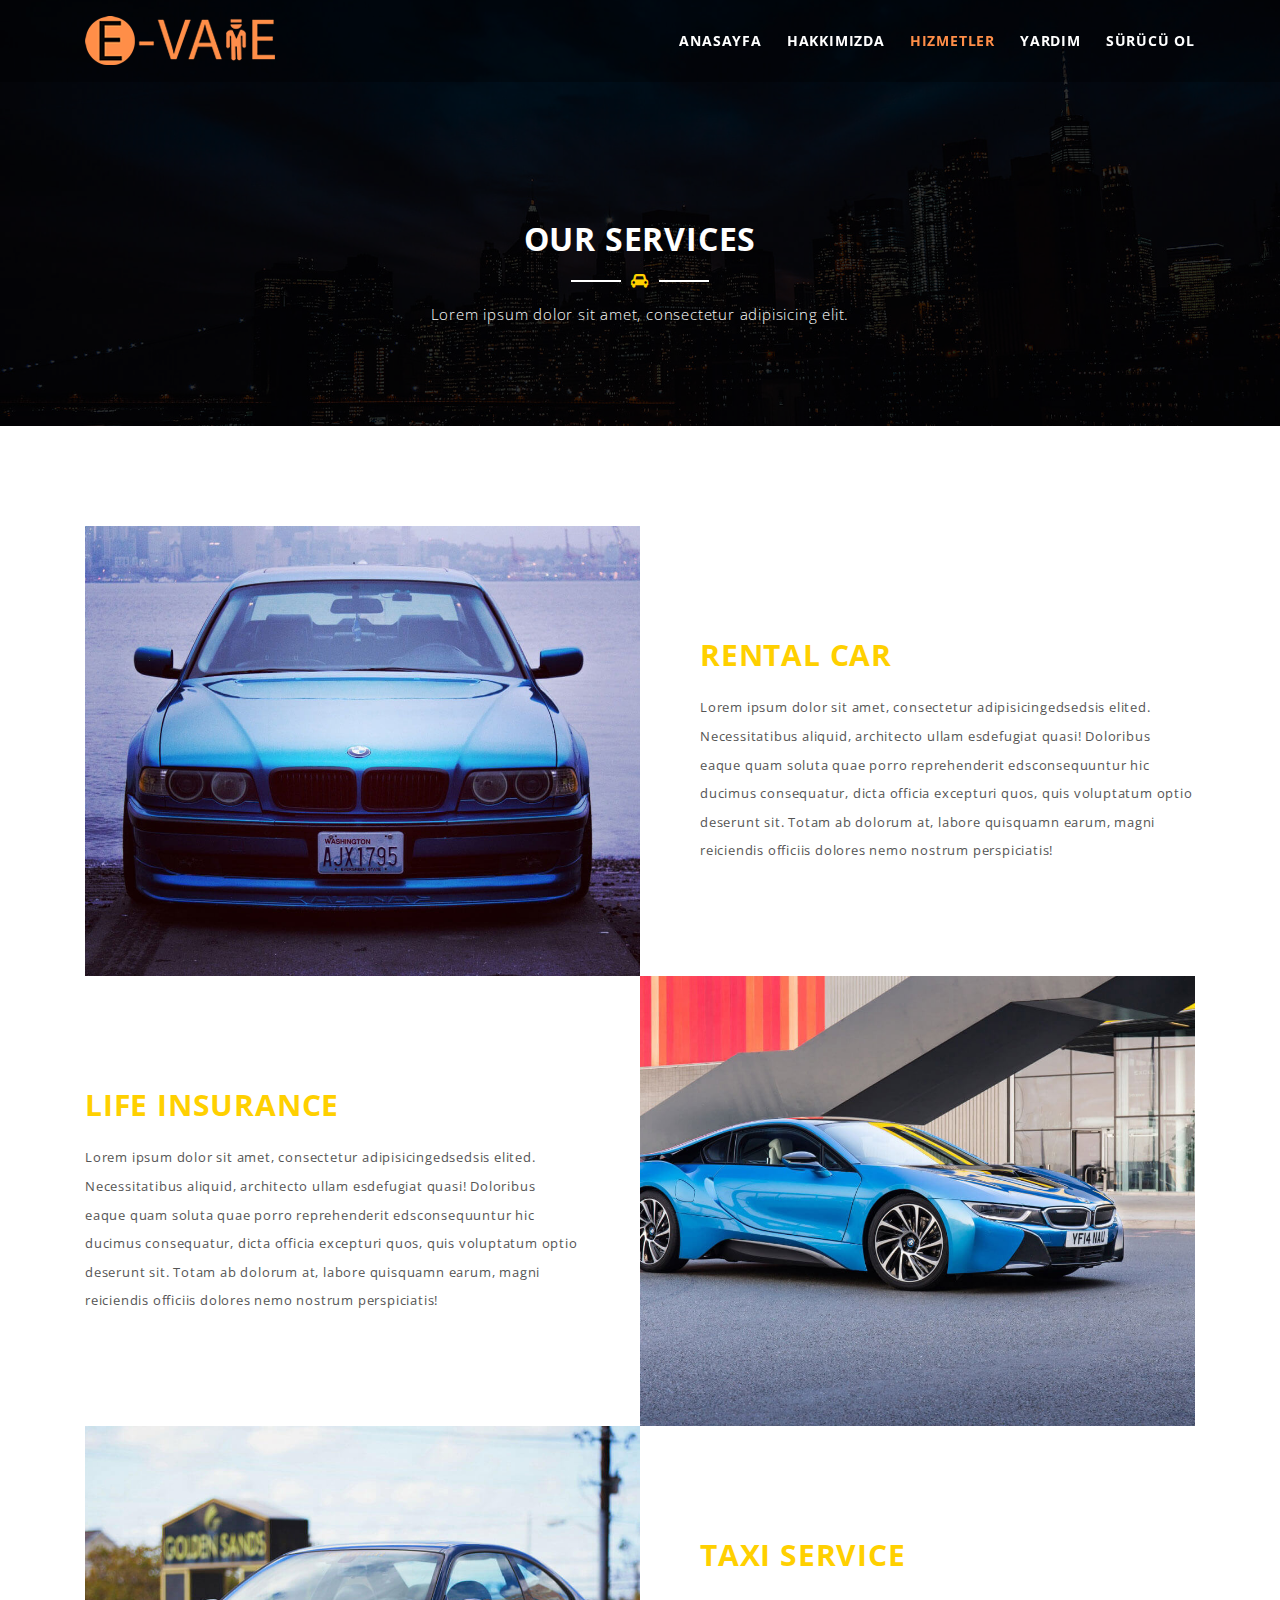
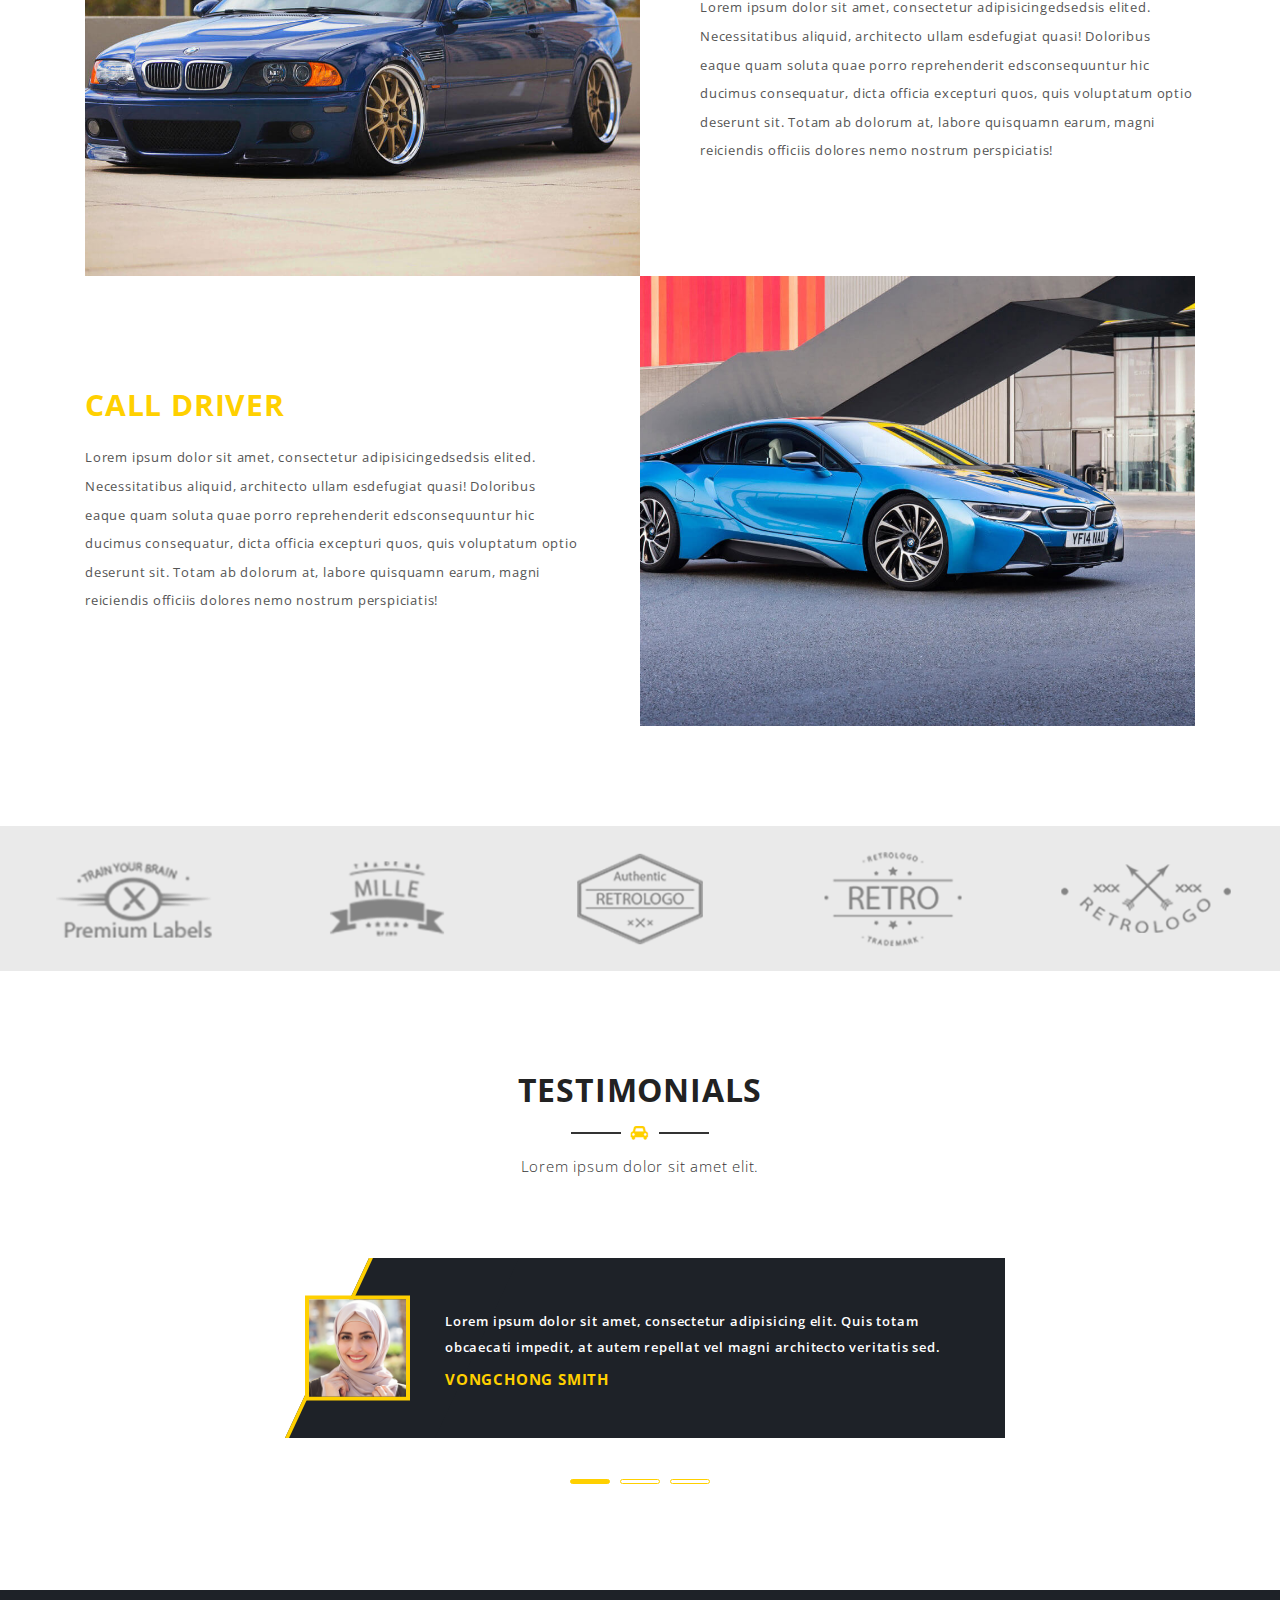
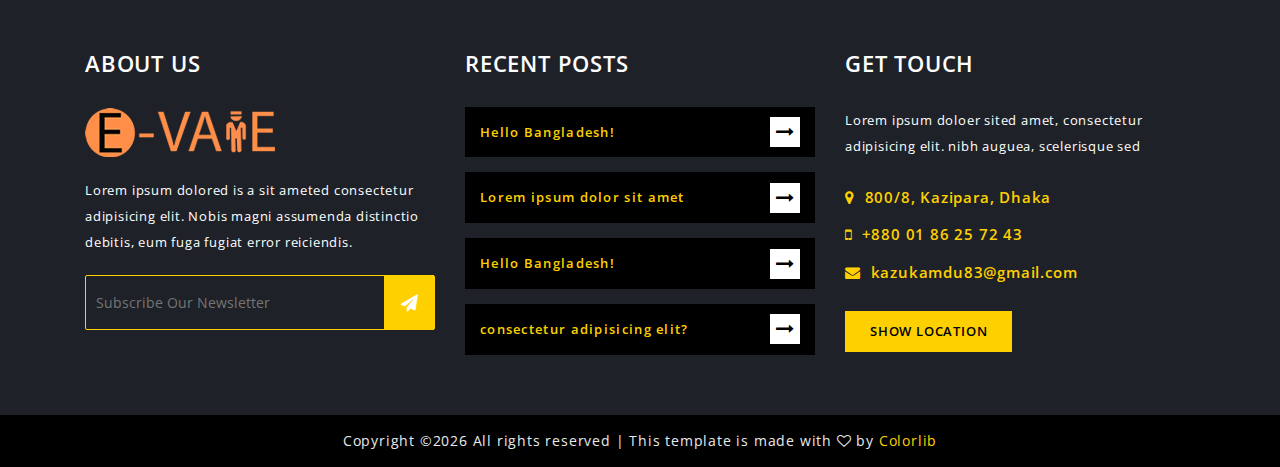
<file: services.html>
<!DOCTYPE html>
<html class="no-js" lang="zxx">

<head>
    <meta charset="utf-8">
    <meta http-equiv="X-UA-Compatible" content="IE=edge">
    <meta name="viewport" content="width=device-width, initial-scale=1">
    <!--=== Favicon ===-->
    <link rel="shortcut icon" href="favicon.ico" type="image/x-icon" />

    <title>Cardoor - Car Rental HTML Template</title>

    <!--=== Bootstrap CSS ===-->
    <link href="assets/css/bootstrap.min.css" rel="stylesheet">
    <!--=== Slicknav CSS ===-->
    <link href="assets/css/plugins/slicknav.min.css" rel="stylesheet">
    <!--=== Magnific Popup CSS ===-->
    <link href="assets/css/plugins/magnific-popup.css" rel="stylesheet">
    <!--=== Owl Carousel CSS ===-->
    <link href="assets/css/plugins/owl.carousel.min.css" rel="stylesheet">
    <!--=== Gijgo CSS ===-->
    <link href="assets/css/plugins/gijgo.css" rel="stylesheet">
    <!--=== FontAwesome CSS ===-->
    <link href="assets/css/font-awesome.css" rel="stylesheet">
    <!--=== Theme Reset CSS ===-->
    <link href="assets/css/reset.css" rel="stylesheet">
    <!--=== Main Style CSS ===-->
    <link href="style.css" rel="stylesheet">
    <!--=== Responsive CSS ===-->
    <link href="assets/css/responsive.css" rel="stylesheet">


    <!--[if lt IE 9]>
        <script src="//oss.maxcdn.com/html5shiv/3.7.2/html5shiv.min.js"></script>
        <script src="//oss.maxcdn.com/respond/1.4.2/respond.min.js"></script>
    <![endif]-->
</head>

<body class="loader-active">

    <!--== Preloader Area Start ==-->
    <div class="preloader">
        <div class="preloader-spinner">
            <div class="loader-content">
                <img src="assets/img/preloader.gif" alt="JSOFT">
            </div>
        </div>
    </div>
    <!--== Preloader Area End ==-->

    <!--== Header Area Start ==-->
    <header id="header-area" class="fixed-top">


        <!--== Header Bottom Start ==-->
        <div id="header-bottom">
            <div class="container">
                <div class="row">
                    <!--== Logo Start ==-->
                    <div class="col-lg-4">
                        <a href="index.html" class="logo">
                            <img src="assets/img/logo.png" alt="JSOFT">
                        </a>
                    </div>
                    <!--== Logo End ==-->

                    <!--== Main Menu Start ==-->
                    <div class="col-lg-8 d-none d-xl-block">
                        <nav class="mainmenu alignright">
                          <ul>
                                <li><a href="index.html">Anasayfa</a>

                              </li>
                              <li><a href="about.html">Hakkımızda</a></li>
                              <li class="active"><a href="services.html">Hizmetler</a></li>
                              <li><a href="#">YARDIM</a>
                                  <ul>
                                      <li><a href="package.html">Fiyatlandırma</a></li>
                                      <li><a href="driver.html">Sürücüler</a></li>
                                      <li><a href="faq.html">Sık Sorulanlar</a></li>
                                      <li><a href="help-desk.html">Yardım Masası</a></li>
                                      <li><a href="login.html">Giriş Yap</a></li>
                                      <li><a href="register.html">Kayıt Ol</a></li>
                                      <li><a href="404.html">404</a></li>
                                  </ul>
                              </li>

                              <li><a href="contact.html">Sürücü Ol</a></li>
                          </ul>
                        </nav>
                    </div>
                    <!--== Main Menu End ==-->
                </div>
            </div>
        </div>
        <!--== Header Bottom End ==-->
    </header>
    <!--== Header Area End ==-->

    <!--== Page Title Area Start ==-->
    <section id="page-title-area" class="section-padding overlay">
        <div class="container">
            <div class="row">
                <!-- Page Title Start -->
                <div class="col-lg-12">
                    <div class="section-title  text-center">
                        <h2>Our Services</h2>
                        <span class="title-line"><i class="fa fa-car"></i></span>
                        <p>Lorem ipsum dolor sit amet, consectetur adipisicing elit.</p>
                    </div>
                </div>
                <!-- Page Title End -->
            </div>
        </div>
    </section>
    <!--== Page Title Area End ==-->

    <!--== Service Page Content Start ==-->
    <section id="service-page-wrapper" class="section-padding">
        <div class="container">
            <div class="row">
                <div class="col-lg-12">
                    <!-- Single Services Start -->
                    <div class="single-service-item">
                        <div class="service-item-thumb ser-thumb-bg-1"></div>
                        <div class="service-item-content">
                            <h3>RENTAL CAR</h3>
                            <p>Lorem ipsum dolor sit amet, consectetur adipisicingedsedsis elited. Necessitatibus aliquid, architecto ullam esdefugiat quasi! Doloribus eaque quam soluta quae porro reprehenderit edsconsequuntur hic ducimus consequatur, dicta officia excepturi quos, quis voluptatum optio deserunt sit. Totam ab dolorum at, labore quisquamn earum, magni reiciendis officiis dolores nemo nostrum perspiciatis!</p>
                        </div>
                    </div>
                    <!-- Single Services End -->

                    <!-- Single Services Start -->
                    <div class="single-service-item">
                        <div class="service-item-thumb ser-thumb-bg-2 d-lg-none d-md-block"></div>
                        <div class="service-item-content">
                            <h3>LIFE INSURANCE</h3>
                            <p>Lorem ipsum dolor sit amet, consectetur adipisicingedsedsis elited. Necessitatibus aliquid, architecto ullam esdefugiat quasi! Doloribus eaque quam soluta quae porro reprehenderit edsconsequuntur hic ducimus consequatur, dicta officia excepturi quos, quis voluptatum optio deserunt sit. Totam ab dolorum at, labore quisquamn earum, magni reiciendis officiis dolores nemo nostrum perspiciatis!</p>
                        </div>
                        <div class="service-item-thumb ser-thumb-bg-2 d-none d-lg-block d-md-none"></div>
                    </div>
                    <!-- Single Services End -->

                    <!-- Single Services Start -->
                    <div class="single-service-item">
                        <div class="service-item-thumb ser-thumb-bg-3"></div>
                        <div class="service-item-content">
                            <h3>TAXI SERVICE</h3>
                            <p>Lorem ipsum dolor sit amet, consectetur adipisicingedsedsis elited. Necessitatibus aliquid, architecto ullam esdefugiat quasi! Doloribus eaque quam soluta quae porro reprehenderit edsconsequuntur hic ducimus consequatur, dicta officia excepturi quos, quis voluptatum optio deserunt sit. Totam ab dolorum at, labore quisquamn earum, magni reiciendis officiis dolores nemo nostrum perspiciatis!</p>
                        </div>
                    </div>
                    <!-- Single Services End -->

                    <!-- Single Services Start -->
                    <div class="single-service-item">
                        <div class="service-item-thumb ser-thumb-bg-4 d-lg-none d-md-block"></div>
                        <div class="service-item-content">
                            <h3>CALL DRIVER</h3>
                            <p>Lorem ipsum dolor sit amet, consectetur adipisicingedsedsis elited. Necessitatibus aliquid, architecto ullam esdefugiat quasi! Doloribus eaque quam soluta quae porro reprehenderit edsconsequuntur hic ducimus consequatur, dicta officia excepturi quos, quis voluptatum optio deserunt sit. Totam ab dolorum at, labore quisquamn earum, magni reiciendis officiis dolores nemo nostrum perspiciatis!</p>
                        </div>
                        <div class="service-item-thumb ser-thumb-bg-2 d-none d-lg-block d-md-none"></div>
                    </div>
                    <!-- Single Services End -->
                </div>
            </div>
        </div>
    </section>
    <!--== Service Page Content End ==-->

    <!--== Partner Area Start ==-->
    <div id="partner-area">
        <div class="container-fluid">
            <div class="row">
                <div class="col-lg-12 text-center">
                    <div class="partner-content-wrap">
                        <!-- Single Partner Start -->
                        <div class="single-partner">
                            <div class="display-table">
                                <div class="display-table-cell">
                                    <img src="assets/img/partner/partner-logo-1.png" alt="JSOFT">
                                </div>
                            </div>
                        </div>
                        <!-- Single Partner End -->

                        <!-- Single Partner Start -->
                        <div class="single-partner">
                            <div class="display-table">
                                <div class="display-table-cell">
                                    <img src="assets/img/partner/partner-logo-2.png" alt="JSOFT">
                                </div>
                            </div>
                        </div>
                        <!-- Single Partner End -->

                        <!-- Single Partner Start -->
                        <div class="single-partner">
                            <div class="display-table">
                                <div class="display-table-cell">
                                    <img src="assets/img/partner/partner-logo-3.png" alt="JSOFT">
                                </div>
                            </div>
                        </div>
                        <!-- Single Partner End -->

                        <!-- Single Partner Start -->
                        <div class="single-partner">
                            <div class="display-table">
                                <div class="display-table-cell">
                                    <img src="assets/img/partner/partner-logo-4.png" alt="JSOFT">
                                </div>
                            </div>
                        </div>
                        <!-- Single Partner End -->

                        <!-- Single Partner Start -->
                        <div class="single-partner">
                            <div class="display-table">
                                <div class="display-table-cell">
                                    <img src="assets/img/partner/partner-logo-5.png" alt="JSOFT">
                                </div>
                            </div>
                        </div>
                        <!-- Single Partner End -->

                        <!-- Single Partner Start -->
                        <div class="single-partner">
                            <div class="display-table">
                                <div class="display-table-cell">
                                    <img src="assets/img/partner/partner-logo-1.png" alt="JSOFT">
                                </div>
                            </div>
                        </div>
                        <!-- Single Partner End -->

                        <!-- Single Partner Start -->
                        <div class="single-partner">
                            <div class="display-table">
                                <div class="display-table-cell">
                                    <img src="assets/img/partner/partner-logo-4.png" alt="JSOFT">
                                </div>
                            </div>
                        </div>
                        <!-- Single Partner End -->
                    </div>
                </div>
            </div>
        </div>
    </div>
    <!--== Partner Area End ==-->

    <!--== Testimonials Area Start ==-->
    <section id="testimonial-area" class="section-padding">
        <div class="container">
            <div class="row">
                <!-- Section Title Start -->
                <div class="col-lg-12">
                    <div class="section-title  text-center">
                        <h2>Testimonials</h2>
                        <span class="title-line"><i class="fa fa-car"></i></span>
                        <p>Lorem ipsum dolor sit amet elit.</p>
                    </div>
                </div>
                <!-- Section Title End -->
            </div>

            <div class="row">
                <div class="col-lg-8 col-md-12 m-auto">
                    <div class="testimonial-content">
                        <!--== Single Testimoial Start ==-->
                        <div class="single-testimonial">
                            <p>Lorem ipsum dolor sit amet, consectetur adipisicing elit. Quis totam obcaecati impedit, at autem repellat vel magni architecto veritatis sed.</p>
                            <h3>Vongchong Smith</h3>
                            <div class="client-logo">
                                <img src="assets/img/client/client-pic-1.jpg" alt="JSOFT">
                            </div>
                        </div>
                        <!--== Single Testimoial End ==-->

                        <!--== Single Testimoial Start ==-->
                        <div class="single-testimonial">
                            <p>Lorem ipsum dolor sit amet, consectetur adipisicing elit. Quis totam obcaecati impedit, at autem repellat vel magni architecto veritatis sed.</p>
                            <h3>Amader Tuni</h3>
                            <div class="client-logo">
                                <img src="assets/img/client/client-pic-3.jpg" alt="JSOFT">
                            </div>
                        </div>
                        <!--== Single Testimoial End ==-->

                        <!--== Single Testimoial Start ==-->
                        <div class="single-testimonial">
                            <p>Lorem ipsum dolor sit amet, consectetur adipisicing elit. Quis totam obcaecati impedit, at autem repellat vel magni architecto veritatis sed.</p>
                            <h3>Atex Tuntuni Smith</h3>
                            <div class="client-logo">
                                <img src="assets/img/client/client-pic-2.jpg" alt="JSOFT">
                            </div>
                        </div>
                        <!--== Single Testimoial End ==-->
                    </div>
                </div>
            </div>
        </div>
    </section>
    <!--== Testimonials Area End ==-->

    <!--== Footer Area Start ==-->
    <section id="footer-area">
        <!-- Footer Widget Start -->
        <div class="footer-widget-area">
            <div class="container">
                <div class="row">
                    <!-- Single Footer Widget Start -->
                    <div class="col-lg-4 col-md-6">
                        <div class="single-footer-widget">
                            <h2>About Us</h2>
                            <div class="widget-body">
                                <img src="assets/img/logo.png" alt="JSOFT">
                                <p>Lorem ipsum dolored is a sit ameted consectetur adipisicing elit. Nobis magni assumenda distinctio debitis, eum fuga fugiat error reiciendis.</p>

                                <div class="newsletter-area">
                                    <form action="index.html">
                                        <input type="email" placeholder="Subscribe Our Newsletter">
                                        <button type="submit" class="newsletter-btn"><i class="fa fa-send"></i></button>
                                    </form>
                                </div>

                            </div>
                        </div>
                    </div>
                    <!-- Single Footer Widget End -->

                    <!-- Single Footer Widget Start -->
                    <div class="col-lg-4 col-md-6">
                        <div class="single-footer-widget">
                            <h2>Recent Posts</h2>
                            <div class="widget-body">
                                <ul class="recent-post">
                                    <li>
                                        <a href="#">
                                           Hello Bangladesh!
                                           <i class="fa fa-long-arrow-right"></i>
                                       </a>
                                    </li>
                                    <li>
                                        <a href="#">
                                          Lorem ipsum dolor sit amet
                                           <i class="fa fa-long-arrow-right"></i>
                                       </a>
                                    </li>
                                    <li>
                                        <a href="#">
                                           Hello Bangladesh!
                                           <i class="fa fa-long-arrow-right"></i>
                                       </a>
                                    </li>
                                    <li>
                                        <a href="#">
                                            consectetur adipisicing elit?
                                           <i class="fa fa-long-arrow-right"></i>
                                       </a>
                                    </li>
                                </ul>
                            </div>
                        </div>
                    </div>
                    <!-- Single Footer Widget End -->

                    <!-- Single Footer Widget Start -->
                    <div class="col-lg-4 col-md-6">
                        <div class="single-footer-widget">
                            <h2>get touch</h2>
                            <div class="widget-body">
                                <p>Lorem ipsum doloer sited amet, consectetur adipisicing elit. nibh auguea, scelerisque sed</p>

                                <ul class="get-touch">
                                    <li><i class="fa fa-map-marker"></i> 800/8, Kazipara, Dhaka</li>
                                    <li><i class="fa fa-mobile"></i> +880 01 86 25 72 43</li>
                                    <li><i class="fa fa-envelope"></i> kazukamdu83@gmail.com</li>
                                </ul>
                                <a href="https://goo.gl/maps/b5mt45MCaPB2" class="map-show" target="_blank">Show Location</a>
                            </div>
                        </div>
                    </div>
                    <!-- Single Footer Widget End -->
                </div>
            </div>
        </div>
        <!-- Footer Widget End -->

        <!-- Footer Bottom Start -->
        <div class="footer-bottom-area">
            <div class="container">
                <div class="row">
                    <div class="col-lg-12 text-center">
                        <p><!-- Link back to Colorlib can't be removed. Template is licensed under CC BY 3.0. -->
Copyright &copy;<script>document.write(new Date().getFullYear());</script> All rights reserved | This template is made with <i class="fa fa-heart-o" aria-hidden="true"></i> by <a href="https://colorlib.com" target="_blank">Colorlib</a>
<!-- Link back to Colorlib can't be removed. Template is licensed under CC BY 3.0. --></p>
                    </div>
                </div>
            </div>
        </div>
        <!-- Footer Bottom End -->
    </section>
    <!--== Footer Area End ==-->

    <!--== Scroll Top Area Start ==-->
    <div class="scroll-top">
        <img src="assets/img/scroll-top.png" alt="JSOFT">
    </div>
    <!--== Scroll Top Area End ==-->

    <!--=======================Javascript============================-->
    <!--=== Jquery Min Js ===-->
    <script src="assets/js/jquery-3.2.1.min.js"></script>
    <!--=== Jquery Migrate Min Js ===-->
    <script src="assets/js/jquery-migrate.min.js"></script>
    <!--=== Popper Min Js ===-->
    <script src="assets/js/popper.min.js"></script>
    <!--=== Bootstrap Min Js ===-->
    <script src="assets/js/bootstrap.min.js"></script>
    <!--=== Gijgo Min Js ===-->
    <script src="assets/js/plugins/gijgo.js"></script>
    <!--=== Vegas Min Js ===-->
    <script src="assets/js/plugins/vegas.min.js"></script>
    <!--=== Isotope Min Js ===-->
    <script src="assets/js/plugins/isotope.min.js"></script>
    <!--=== Owl Caousel Min Js ===-->
    <script src="assets/js/plugins/owl.carousel.min.js"></script>
    <!--=== Waypoint Min Js ===-->
    <script src="assets/js/plugins/waypoints.min.js"></script>
    <!--=== CounTotop Min Js ===-->
    <script src="assets/js/plugins/counterup.min.js"></script>
    <!--=== YtPlayer Min Js ===-->
    <script src="assets/js/plugins/mb.YTPlayer.js"></script>
    <!--=== Magnific Popup Min Js ===-->
    <script src="assets/js/plugins/magnific-popup.min.js"></script>
    <!--=== Slicknav Min Js ===-->
    <script src="assets/js/plugins/slicknav.min.js"></script>

    <!--=== Mian Js ===-->
    <script src="assets/js/main.js"></script>

</body>

</html>
</file>
<file: assets/css/plugins/gijgo.css>
.gj-button {
    background-color: #f5f5f5;
    border: 1px solid #ddd;
    color: #000;
    border-radius: 3px;
    padding: 6px 10px;
    cursor: pointer;
}

.gj-unselectable {
    -webkit-touch-callout: none;
    -webkit-user-select: none;
    -moz-user-select: none;
    -ms-user-select: none;
    user-select: none;
}

.gj-margin-left-5 {
    margin-left: 5px;
}

.gj-margin-left-10 {
    margin-left: 10px;
}

.gj-width-full {
    width: 100%;
}

.gj-cursor-pointer {
    cursor: pointer;
}

.gj-text-align-center {
    text-align: center;
}

.gj-font-size-16 {
    font-size: 16px;
}

.gj-hidden {
    display: none;
}

.gj-mdl-icon-plus::after {
    content: "\E145";
}

.gj-mdl-icon-minus::after {
    content: "\E15B";
}

/** Material Design */
.gj-button-md {
    background: 0 0;
    border: none;
    border-radius: 2px;
    color: rgba(0,0,0,.54);
    position: relative;
    height: 36px;
    margin: 0;
    min-width: 64px;
    padding: 0 16px;
    display: inline-block;
    font-family: "Roboto","Helvetica","Arial",sans-serif;
    font-size: 1rem;
    font-weight: 500;
    text-transform: uppercase;
    letter-spacing: 0;
    overflow: hidden;
    will-change: box-shadow;
    -webkit-transition: background-color .2s cubic-bezier(.4,0,.2,1),color .2s cubic-bezier(.4,0,.2,1),-webkit-box-shadow .2s cubic-bezier(.4,0,1,1);
    transition: background-color .2s cubic-bezier(.4,0,.2,1),color .2s cubic-bezier(.4,0,.2,1),-webkit-box-shadow .2s cubic-bezier(.4,0,1,1);
    transition: box-shadow .2s cubic-bezier(.4,0,1,1),background-color .2s cubic-bezier(.4,0,.2,1),color .2s cubic-bezier(.4,0,.2,1);
    transition: box-shadow .2s cubic-bezier(.4,0,1,1),background-color .2s cubic-bezier(.4,0,.2,1),color .2s cubic-bezier(.4,0,.2,1),-webkit-box-shadow .2s cubic-bezier(.4,0,1,1);
    outline: none;
    cursor: pointer;
    text-decoration: none;
    text-align: center;
    line-height: 36px;
    vertical-align: middle;

    overflow: hidden;
    -webkit-user-select: none;
    -moz-user-select: none;
    -ms-user-select: none;
    user-select: none;
}

.gj-button-md:hover {
    background-color: rgba(158,158,158,.2);
}

.gj-button-md:disabled {
    color: rgba(0,0,0,.26);
    background: 0 0;
}

.gj-button-md .material-icons,
.gj-button-md .gj-icon {
    vertical-align: middle;
    /*font-size: 1.3rem;
    margin-right: 4px;*/
}

.gj-button-md.gj-button-md-icon {
    width: 24px;
    height: 32px;
    min-width: 24px;
    padding: 0px;
    display: table;
}

.gj-button-md.gj-button-md-icon .material-icons,
.gj-button-md.gj-button-md-icon .gj-icon {
    display: table-cell;
    margin-right: 0px;
    width: 24px;
    height: 24px;
}

.gj-button-md.active {
    background-color: rgba(158,158,158,.4);
}

.gj-button-md-group {
    position: relative;
    display: inline-block;
    vertical-align: middle;
}

.gj-textbox-md {
    border: none;
    border-bottom: 1px solid #E0E0E0;
    display: block;
    font-size: 16px;
    font-family: "Helvetica","Arial",sans-serif;
    margin: 0;
    padding: 4px 0;
    width: 100%;
    background: 0 0;
    text-align: left;
    color: inherit;
}

.gj-textbox-md:focus {
    border-bottom: 2px solid rgba(158,158,158,.4);
    outline: none;
}

.gj-md-spacer-24 {
    min-width: 24px;
    width: 24px;
    display: inline-block;
}

.gj-md-spacer-32 {
    min-width: 32px;
    width: 32px;
    display: inline-block;
}

.gj-modal {
    position: fixed;
    top: 0;
    right: 0;
    bottom: 0;
    left: 0;
    z-index: 2;
    display: none;
    overflow: hidden;
    -webkit-overflow-scrolling: touch;
    outline: 0;
    background-color: rgba(0, 0, 0, 0.54118);
    -webkit-transition: 200ms ease opacity;
    transition: 200ms ease opacity;
    will-change: opacity;
}

/* List */
ul.gj-list li [data-role="wrapper"] {
    display: table;
    width: 100%;
}

ul.gj-list li [data-role="checkbox"] {
    display: table-cell;
    vertical-align:middle;
    text-align:center;
}

ul.gj-list li [data-role="image"] {
    display: table-cell;
    vertical-align:middle;
    text-align:center;
}

ul.gj-list li [data-role="display"] {
    display: table-cell;
    vertical-align:middle;
    cursor: pointer;
}

ul.gj-list li [data-role="display"]:empty:before {
  content: "\200b"; /* unicode zero width space character */
}

/* List - Bootstrap */
ul.gj-list-bootstrap {
    padding-left: 0px;
    margin-bottom: 0px;
}

ul.gj-list-bootstrap li {
    padding: 0px;
}

ul.gj-list-bootstrap li [data-role="wrapper"] {
    padding: 0px 10px;
}

ul.gj-list-bootstrap li [data-role="checkbox"] {
    width: 24px;
    padding: 3px;
}

ul.gj-list-bootstrap li [data-role="image"] {
    width: 24px;
    height: 24px;
}

ul.gj-list-bootstrap li [data-role="display"] {
    padding: 8px 0px 8px 4px;
}

.list-group-item.active ul li, .list-group-item.active:focus ul li, .list-group-item.active:hover ul li {
    text-shadow: none;
    color:initial;
}

/* List - Material Design */
ul.gj-list-md {
    padding: 0px;
    list-style: none;
    list-style-type: none;
    line-height: 24px;
    letter-spacing: 0;
    color: #616161; /* Gray 700 */
}

ul.gj-list-md li {
    display: list-item;
    list-style-type: none;
    padding: 0px;
    min-height: unset;
    -webkit-box-sizing: border-box;
    box-sizing: border-box;
    -webkit-box-align: center;
    -ms-flex-align: center;
    align-items: center;
    cursor: default;
    overflow: hidden;
    overflow: hidden;
    font-size: 16px;
    font-weight: 400;
    letter-spacing: .04em;
    line-height: 1;
    -ms-flex-direction: row;
    -webkit-box-orient: horizontal;
    -webkit-box-direction: normal;
    flex-direction: row;
    -ms-flex-wrap: nowrap;
    flex-wrap: nowrap;
}

ul.gj-list-md li [data-role="checkbox"] {
    height: 24px;
    width: 24px;
}

ul.gj-list-md li [data-role="image"] {
    height: 24px;
    width: 24px;
}

ul.gj-list-md li [data-role="display"] {
    padding: 8px 0px 8px 5px;
    -webkit-box-ordinal-group: 1;
    -ms-flex-order: 0;
    order: 0;
    -webkit-box-flex: 2;
    -ms-flex-positive: 2;
    flex-grow: 2;
    text-decoration: none;
    -webkit-box-sizing: border-box;
    box-sizing: border-box;
    -webkit-box-align: center;
    -ms-flex-align: center;
    align-items: center;
    text-align: left;
    color: rgba(0,0,0,.87);
}

ul.gj-list-md li.disabled>[data-role="wrapper"]>[data-role="display"] {
    color: #9E9E9E; /* Gray 500 */
}

.gj-list-md-active {
    background: #E8EAF6;
}

@font-face {
    font-family: 'gijgo-material';
    src: url('../fonts/gijgo-material.ttf?99ykm1') format('truetype'), url('../fonts/gijgo-material.woff?99ykm1') format('woff'), url('../fonts/gijgo-material.svg?99ykm1#gijgo-material') format('svg');
    font-weight: normal;
    font-style: normal;
}

.gj-icon {
    font-family: 'gijgo-material' !important;
    font-weight: normal;
    font-style: normal;
    font-size: 24px;
    line-height: 1;
    letter-spacing: normal;
    text-transform: none;
    display: inline-block;
    white-space: nowrap;
    word-wrap: normal;
    direction: ltr;
    -webkit-font-feature-settings: 'liga';
    -webkit-font-smoothing: antialiased;
}

.gj-icon.event:before {
    content: "\e900";
}

.gj-icon.chevron-down:before {
    content: "\e901";
}

.gj-icon.chevron-left:before {
    content: "\e902";
}

.gj-icon.chevron-right:before {
    content: "\e903";
}

.gj-icon.chevron-up:before {
    content: "\e904";
}

.gj-icon.minus:before {
    content: "\e905";
}

.gj-icon.pencil:before {
    content: "\e906";
}

.gj-icon.plus:before {
    content: "\e907";
}

.gj-icon.done:before {
    content: "\e908";
}

.gj-icon.redo:before {
    content: "\e909";
}

.gj-icon.undo:before {
    content: "\e90a";
}

.gj-icon.align-right:before {
    content: "\e90b";
}

.gj-icon.align-left:before {
    content: "\e90c";
}

.gj-icon.align-justify:before {
    content: "\e90d";
}

.gj-icon.align-center:before {
    content: "\e90e";
}

.gj-icon.strikethrough:before {
    content: "\e90f";
}

.gj-icon.italic:before {
    content: "\e910";
}

.gj-icon.underlined:before {
    content: "\e911";
}

.gj-icon.bold:before {
    content: "\e912";
}

.gj-icon.arrow-dropdown:before {
    content: "\e913";
}

.gj-icon.arrow-upward:before {
    content: "\e914";
}

.gj-icon.arrow-forward:before {
    content: "\e915";
}

.gj-icon.arrow-downward:before {
    content: "\e916";
}

.gj-icon.arrow-back:before {
    content: "\e917";
}

.gj-icon.list-numbered:before {
    content: "\e918";
}

.gj-icon.list-bulleted:before {
    content: "\e919";
}

.gj-icon.indent-increase:before {
    content: "\e91a";
}

.gj-icon.indent-decrease:before {
    content: "\e91b";
}

.gj-icon.cancel:before {
    content: "\e91c";
}

.gj-icon.clear:before {
    content: "\e91d";
}

.gj-icon.check-circle:before {
    content: "\e91e";
}

.gj-icon.delete:before {
    content: "\e91f";
}

.gj-icon.refresh:before {
    content: "\e920";
}

.gj-icon.last-page:before {
    content: "\e921";
}

.gj-icon.first-page:before {
    content: "\e922";
}

.gj-icon.arrow-dropup:before {
    content: "\e923";
}

.gj-icon.clock:before {
    content: "\e924";
}
.gj-draggable {
    cursor: move;
}
.gj-resizable-handle {
    position: absolute;
    font-size: 0.1px;
    display: block;
    -ms-touch-action: none;
    touch-action: none;
    z-index: 3;
}

.gj-resizable-n {
    cursor: n-resize;
    height: 7px;
    width: 100%;
    top: -5px;
    left: 0;
}
.gj-resizable-e {
    cursor: e-resize;
    width: 7px;
    right: -5px;
    top: 0;
    height: 100%;
}
.gj-resizable-s {
    cursor: s-resize;
    height: 7px;
    width: 100%;
    bottom: -5px;
    left: 0;
}
.gj-resizable-w {
	cursor: w-resize;
	width: 7px;
	left: -5px;
	top: 0;
	height: 100%;
}
.gj-resizable-se {
	cursor: se-resize;
	width: 12px;
	height: 12px;
	right: 1px;
	bottom: 1px;
}
.gj-resizable-sw {
	cursor: sw-resize;
	width: 9px;
	height: 9px;
	left: -5px;
	bottom: -5px;
}
.gj-resizable-nw {
	cursor: nw-resize;
	width: 9px;
	height: 9px;
	left: -5px;
	top: -5px;
}
.gj-resizable-ne {
	cursor: ne-resize;
	width: 9px;
	height: 9px;
	right: -5px;
	top: -5px;
}

.gj-dialog-footer {
    position: absolute;
    bottom: 0px;
    width: 100%;
    margin-top: 0px;
}

.gj-dialog-scrollable [data-role="body"] {
    overflow-x: hidden;
    overflow-y: scroll;
}

/** Bootstrap 3 **/
.gj-dialog-bootstrap {
    overflow: hidden;
}

.gj-dialog-bootstrap [data-role="title"] {
    display: inline;
}
.gj-dialog-bootstrap [data-role="close"] {
    line-height: 1.42857143;
}

/** Bootstrap 4 **/
.gj-dialog-bootstrap4 {
    overflow: hidden;
}

.gj-dialog-bootstrap4 [data-role="title"] {
    display: inline;
}
.gj-dialog-bootstrap4 [data-role="close"] {
    line-height: 1.5;
}

/** Material Design **/
.gj-dialog-md {
    background-color: #fff;
    overflow: hidden;
    border: none;
    -webkit-box-shadow: 0 9px 46px 8px rgba(0,0,0,.14), 0 11px 15px -7px rgba(0,0,0,.12), 0 24px 38px 3px rgba(0,0,0,.2);
    box-shadow: 0 9px 46px 8px rgba(0,0,0,.14), 0 11px 15px -7px rgba(0,0,0,.12), 0 24px 38px 3px rgba(0,0,0,.2);
    -webkit-box-sizing: border-box;
    box-sizing: border-box;
    position: relative;

    display: -webkit-box;
    display: -ms-flexbox;
    display: flex;

    -webkit-box-orient: vertical;
    -webkit-box-direction: normal;
    -ms-flex-direction: column;
    flex-direction: column;
    background-clip: padding-box;
    outline: 0;
}

.gj-dialog-md-header {
    padding: 24px 24px 0;
}

.gj-dialog-md-title {
    margin: 0;
    font-size: 2.5rem;
    line-height: 40px;
    font-weight: 400;
    display:inline;
}

.gj-dialog-md-close {
    -webkit-appearance: none;
    padding: 0;
    cursor: pointer;
    background: 0 0;
    border: 0;
    float: right;
    font-size: 2.5em;
    line-height: 40px;
}

.gj-dialog-md-body {
    padding: 20px 24px 24px;
    color: rgba(0,0,0,.54);
    font-size: 14px;
    font-weight: 400;
    line-height: 20px;
}

.gj-dialog-md-footer {
    padding: 8px 8px 8px 24px;
    display: -ms-flexbox;
    display: -webkit-box;
    display: flex;
    -ms-flex-direction: row-reverse;
    -webkit-box-orient: horizontal;
    -webkit-box-direction: reverse;
    flex-direction: row-reverse;
    -ms-flex-wrap: wrap;
    flex-wrap: wrap;

    -webkit-box-sizing: border-box;

    box-sizing: border-box;
}

.gj-dialog-md-footer>*:first-child {
    margin-right: 0;
}

.gj-dialog-md-footer>* {
    margin-right: 8px;
    height: 36px;
}
DIV.gj-grid-wrapper {
    margin: auto;
    position: relative;
    clear:both;
    z-index: 1;
}

TABLE.gj-grid {
    margin: auto;    
    border-collapse: collapse;
    width: 100%;
    table-layout: fixed;
}

TABLE.gj-grid THEAD TH [data-role="selectAll"] {
    margin: auto;
}

TABLE.gj-grid THEAD TH [data-role="title"] {
    display: inline-block;
}

TABLE.gj-grid THEAD TH [data-role="sorticon"] {
    display: inline-block;
}

TABLE.gj-grid > thead > tr > th {
    overflow: hidden;
    /*position: relative;*/
}

TABLE.gj-grid > tbody > tr > td {
    overflow: hidden;
    position: relative;
}

table.gj-grid tbody div[data-role="display"] {
    vertical-align: middle;
    text-indent: 0;
    white-space: pre-wrap;
    -ms-word-break: break-word;
    word-break: break-word;
}

table.gj-grid tfoot DIV[data-role="display"] {
    vertical-align: middle;
    text-indent: 0;
    display: -webkit-box;
    display: -ms-flexbox;
    display: flex;
}

TABLE.gj-grid .fa {
    padding: 2px;
}

TABLE.gj-grid > tbody > tr > td > div {
    padding: 2px;
    overflow: hidden;
}

DIV.gj-grid-wrapper DIV.gj-grid-loading-cover
{
    background: #BBBBBB;
    opacity: 0.5;
    position: absolute;
    vertical-align: middle;
}

DIV.gj-grid-wrapper DIV.gj-grid-loading-text
{
    position: absolute;
    font-weight: bold;
}

/* Bootstrap Theme */
table.gj-grid-bootstrap thead th {
    background-color: #f5f5f5;
    vertical-align:middle;
}

table.gj-grid-bootstrap thead th [data-role="sorticon"] {
    margin-left: 5px;
}

table.gj-grid-bootstrap thead th [data-role="sorticon"] i.gj-icon,
table.gj-grid-bootstrap thead th [data-role="sorticon"] i.material-icons {
    position: absolute;
    font-size: 20px;
    top: 15px;
}

table.gj-grid-bootstrap tbody tr td div[data-role="display"] {
    padding: 0px;
}

.gj-grid-bootstrap-4 .gj-checkbox-bootstrap {
    display: inline-block;
    padding-top: 2px;
}

/* Material Design Theme */
.gj-grid-md {
    position: relative;
    border: 1px solid rgba(0,0,0,.12);
    border-collapse: collapse;
    white-space: nowrap;
    font-size: 13px;
    background-color: #fff;
}

.gj-grid-md td:first-of-type, .gj-grid-md th:first-of-type {
    padding-left: 24px;
}

.gj-grid-md th {
    position: relative;
    vertical-align: bottom;
    text-overflow: ellipsis;
    font-weight: 700;
    line-height: 31px;
    letter-spacing: 0;
    height: 56px;
    font-size: 12px;
    color: rgba(0,0,0,.54);
    padding-bottom: 8px;
    -webkit-box-sizing: border-box;
    box-sizing: border-box;
    padding: 12px 18px;
    text-align: right;
}

.gj-grid-md td {
    position: relative;
    height: 48px;
    border-top: 1px solid rgba(0,0,0,.12);
    border-bottom: 1px solid rgba(0,0,0,.12);
    padding: 12px 18px;
    -webkit-box-sizing: border-box;
    box-sizing: border-box;
    text-align: left;
    color: rgba(0,0,0,.87);
}

.gj-grid-md tbody tr {
    position: relative;
    height: 48px;
    -webkit-transition-duration: .28s;
    transition-duration: .28s;
    -webkit-transition-timing-function: cubic-bezier(.4,0,.2,1);
    transition-timing-function: cubic-bezier(.4,0,.2,1);
    -webkit-transition-property: background-color;
    transition-property: background-color;
}

.gj-grid-md tbody tr:hover {
    background-color: #EEEEEE; /* Gray 200 */
}

.gj-grid-md tbody tr.gj-grid-md-select {
    background-color: #F5F5F5; /* Grey 100 */
}


table.gj-grid-md thead th [data-role="sorticon"] {
    margin-left: 5px;
}

table.gj-grid-md thead th [data-role="sorticon"] i.gj-icon,
table.gj-grid-md thead th [data-role="sorticon"] i.material-icons {
    position: absolute;
    font-size: 16px;
    top: 19px;
}

table.gj-grid-md thead th.gj-grid-select-all {
    padding-bottom: 3px;
}
/* Hide all prioritized columns by default */
@media only all {
	th.display-1120,
	td.display-1120,
	th.display-960,
	td.display-960,
	th.display-800,
	td.display-800,
	th.display-640,
	td.display-640,
	th.display-480,
	td.display-480,
	th.display-320,
	td.display-320 {
		display: none;
	}
}

/* Show at 320px (20em x 16px) */
@media screen and (min-width: 20em) {
	TABLE.gj-grid-bootstrap th.display-320,
	TABLE.gj-grid-bootstrap td.display-320 {
		display: table-cell;
	}
}
/* Show at 480px (30em x 16px) */
@media screen and (min-width: 30em) {
	TABLE.gj-grid-bootstrap th.display-480,
	TABLE.gj-grid-bootstrap td.display-480 {
		display: table-cell;
	}
}
/* Show at 640px (40em x 16px) */
@media screen and (min-width: 40em) {
	TABLE.gj-grid-bootstrap th.display-640,
	TABLE.gj-grid-bootstrap td.display-640 {
		display: table-cell;
	}
}
/* Show at 800px (50em x 16px) */
@media screen and (min-width: 50em) {
	TABLE.gj-grid-bootstrap th.display-800,
	TABLE.gj-grid-bootstrap td.display-800 {
		display: table-cell;
	}
}
/* Show at 960px (60em x 16px) */
@media screen and (min-width: 60em) {
	TABLE.gj-grid-bootstrap th.display-960,
	TABLE.gj-grid-bootstrap td.display-960 {
		display: table-cell;
	}
}
/* Show at 1,120px (70em x 16px) */
@media screen and (min-width: 70em) {
	TABLE.gj-grid-bootstrap th.display-1120,
	TABLE.gj-grid-bootstrap td.display-1120 {
		display: table-cell;
	}
}

/* Material Design Theme */
.gj-grid-md tfoot tr th {
    padding-right: 14px;
}

.gj-grid-md tfoot tr[data-role="pager"] .gj-grid-mdl-pager-label {
    padding-left: 5px;
    padding-right: 5px;
}

.gj-grid-md tfoot tr[data-role="pager"] .gj-dropdown-md {
    margin-left: 12px;
}

.gj-grid-md tfoot tr[data-role="pager"] .gj-dropdown-md [role="presenter"] {
    font-size: 12px;
    font-weight: bold;
    color: rgba(0,0,0,.54);
}

.gj-grid-md tfoot tr[data-role="pager"] .gj-dropdown-md [role="presenter"] [role="display"] {
    text-align: right;
    padding: 0px;
}

.gj-grid-md tfoot tr[data-role="pager"] .gj-grid-md-limit-select {
    margin-left: 10px;
    font-size: 12px;
    font-weight: bold;
    color: rgba(0,0,0,.54);
}

/* Bootstrap */
.gj-grid-bootstrap tfoot tr[data-role="pager"] th {
    line-height: 30px;
    background-color: #f5f5f5;
}

.gj-grid-bootstrap tfoot tr[data-role="pager"] th > div > div {
    margin-right: 5px;
}

.gj-grid-bootstrap tfoot tr[data-role="pager"] th > div > button {
    margin-right: 5px;
}

.gj-grid-bootstrap-4 tfoot tr[data-role="pager"] th > div button {
    height: 34px;
}

.gj-grid-bootstrap-4 tfoot tr[data-role="pager"] th div .gj-dropdown-bootstrap-4 .gj-dropdown-expander-mi .gj-icon {
    top: 5px;
}

.gj-grid-bootstrap-3 tfoot tr[data-role="pager"] th > div > input {
    margin-right: 5px;
    width: 40px;
    text-align: right;
    display: inline-block;
    font-weight: bold;
}

.gj-grid-bootstrap-4 tfoot tr[data-role="pager"] th > div > div.input-group {
    width: 40px;
}

.gj-grid-bootstrap-4 tfoot tr[data-role="pager"] th > div > div.input-group input {
    text-align: right;
    font-weight: bold;
    height: 34px;
    padding-top: 2px;
    padding-bottom: 6px;
}

.gj-grid-bootstrap tfoot tr[data-role="pager"] th > div > select {
    display: inline-block;
    margin-right: 5px;
    width: 60px;
}

.gj-grid-bootstrap tfoot tr[data-role="pager"] th .gj-dropdown-bootstrap .gj-list-bootstrap [data-role="display"] {
    line-height: 14px;
}

.gj-grid-bootstrap tfoot tr[data-role="pager"] th .gj-dropdown-bootstrap [role="presenter"] [role="display"] {
    font-weight: bold;
}

.gj-grid-bootstrap tfoot tr[data-role="pager"] th .gj-dropdown-bootstrap-3 [role="presenter"] {
    padding: 2px 8px;
}

.gj-grid-bootstrap tfoot tr[data-role="pager"] th .gj-dropdown-bootstrap-4 [role="presenter"] {
    padding: 1px 8px;
}
.gj-grid thead tr th div.gj-grid-column-resizer-wrapper {
    position: relative;
    width: 100%;
    height: 0px; 
    top: 0px; 
    left: 0px; 
    padding: 0px;
}

span.gj-grid-column-resizer {
    position: absolute;
    right: 0px;
    width: 10px;
    top: -100px;
    height: 300px;
    z-index: 100;
    cursor: e-resize;
}

.gj-grid-resize-cursor {
    cursor: e-resize;
}
.gj-grid-md tbody tr.gj-grid-top-border td {
  border-top: 2px solid #777;
}
.gj-grid-md tbody tr.gj-grid-bottom-border td {
  border-bottom: 2px solid #777;
}

.gj-grid-bootstrap tbody tr.gj-grid-top-border td {
  border-top: 2px solid #777;
}
.gj-grid-bootstrap tbody tr.gj-grid-bottom-border td {
  border-bottom: 2px solid #777;
}
.gj-grid-md thead tr th.gj-grid-left-border,
.gj-grid-md tbody tr td.gj-grid-left-border
{
    border-left: 2px solid #777;
}
.gj-grid-md thead tr th.gj-grid-right-border,
.gj-grid-md tbody tr td.gj-grid-right-border
{
    border-right: 2px solid #777;
}

.gj-grid-bootstrap thead tr th.gj-grid-left-border,
.gj-grid-bootstrap tbody tr td.gj-grid-left-border
{
    border-left: 2px solid #ddd;
}
.gj-grid-bootstrap thead tr th.gj-grid-right-border,
.gj-grid-bootstrap tbody tr td.gj-grid-right-border
{
    border-right: 2px solid #ddd;
}
.gj-dirty {
    position: absolute;
    top: 0px;
    left: 0px;
    border-style: solid;
    border-width: 3px;
    border-color: #f00 transparent transparent #f00;
    padding: 0;
    overflow: hidden;
    vertical-align: top;
}

/* Material Design */
.gj-grid-md tbody tr td.gj-grid-management-column {
    padding: 3px;
}

.gj-grid-md tbody tr td[data-mode="edit"] {
    padding: 0px 18px;
}

.gj-grid-md tbody .gj-dropdown-md [role="presenter"] [role="display"] {
    padding: 0px;
}

/* Bootstrap */
.gj-grid-bootstrap tbody tr td[data-mode="edit"] {
    padding: 0px;
}

.gj-grid-bootstrap tbody tr td[data-mode="edit"] [data-role="edit"] {
    padding: 0px;
}

/* Bootstrap 3 */
.gj-grid-bootstrap-3 tbody tr td.gj-grid-management-column {
    padding: 3px;
}

.gj-grid-bootstrap-3 tbody tr td[data-mode="edit"] {
    height: 38px;
}

.gj-grid-bootstrap-3 tbody tr td[data-mode="edit"] [data-role="edit"] input[type="text"] {
    height: 37px;
    padding: 8px;
}

.gj-grid-bootstrap-3 tbody tr td[data-mode="edit"] .gj-dropdown-bootstrap [role="presenter"] {
    border: 0px;
    border-radius: 0px;
    height: 37px;
    padding-left: 8px;
}

.gj-grid-bootstrap-3 tbody tr td[data-mode="edit"] .gj-datepicker-bootstrap {
    height: 37px;
}

.gj-grid-bootstrap-3 tbody tr td[data-mode="edit"] .gj-datepicker-bootstrap [role="input"] {
    height: 37px;
    border:0px;
    border-radius: 0px;
}

.gj-grid-bootstrap-3 tbody tr td[data-mode="edit"] .gj-datepicker-bootstrap [role="right-icon"] {
    border:0px;
    border-radius: 0px;
}

.gj-grid-bootstrap-3 tbody tr td[data-mode="edit"] .gj-checkbox-bootstrap {
    display: inline-block;
    padding-top: 10px;
    height: 32px;
}

/* Bootstrap 4 */
.gj-grid-bootstrap-4 tbody tr td.gj-grid-management-column {
    padding: 6px;
}

.gj-grid-bootstrap-4 tbody tr td[data-mode="edit"] [data-role="edit"] input[type="text"] {
    height: 48px;
    padding-left: 12px;
}

.gj-grid-bootstrap-4 tbody tr td[data-mode="edit"] .gj-dropdown-bootstrap [role="presenter"] {
    border: 0px;
    border-radius: 0px;
    height: 48px;
    padding-left: 12px;
    font-family: -apple-system,system-ui,BlinkMacSystemFont,"Segoe UI",Roboto,"Helvetica Neue",Arial,sans-serif;
}

.gj-grid-bootstrap-4 tbody tr td[data-mode="edit"] .gj-dropdown-bootstrap-4 [role="expander"].gj-dropdown-expander-mi .gj-icon,
.gj-grid-bootstrap-4 tbody tr td[data-mode="edit"] .gj-dropdown-bootstrap-4 [role="expander"].gj-dropdown-expander-mi .material-icons {
    top: 13px;
}

.gj-grid-bootstrap-4 tbody tr td[data-mode="edit"] .gj-datepicker-bootstrap {
    height: 48px;
}

.gj-grid-bootstrap-4 tbody tr td[data-mode="edit"] .gj-datepicker-bootstrap [role="input"] {
    height: 48px;
    border:0px;
    border-radius: 0px;
}

.gj-grid-bootstrap-4 tbody tr td[data-mode="edit"] .gj-datepicker-bootstrap [role="right-icon"] {
    border:0px;
    border-radius: 0px;
    width: 43px;
    background-color: #fff;
}

.gj-grid-bootstrap-4 tbody tr td[data-mode="edit"] .gj-datepicker-bootstrap [role="right-icon"] .gj-icon,
.gj-grid-bootstrap-4 tbody tr td[data-mode="edit"] .gj-datepicker-bootstrap [role="right-icon"] .material-icons {
    top: 12px;
    left: 10px;
}

.gj-grid-bootstrap-4 tbody tr td[data-mode="edit"] .gj-checkbox-bootstrap {
    display: inline-block;
    padding-top: 15px;
    height: 42px;
}
.gj-grid-md thead tr[data-role="filter"] th {
    border-top: 1px solid rgba(0,0,0,.12);
}

div.gj-grid-wrapper div.gj-grid-bootstrap-toolbar {
    background-color: #f5f5f5;
    padding: 8px;
    font-weight: bold;
    border: 1px solid #ddd;
}

div.gj-grid-wrapper div.gj-grid-bootstrap-4-toolbar {
    background-color: #f5f5f5;
    padding: 12px;
    font-weight: bold;
    border: 1px solid #ddd;
}

div.gj-grid-wrapper div.gj-grid-md-toolbar {
    font-weight: bold;
    font-size: 24px;
    font-family: "Helvetica","Arial",sans-serif;
    background-color: rgb(255, 255, 255);
    
    border-top: 1px solid rgba(0,0,0,.12);
    border-left: 1px solid rgba(0,0,0,.12);
    border-right: 1px solid rgba(0,0,0,.12);
    border-bottom: 0px;
    border-collapse: collapse;

    padding: 0 18px 0px 18px;
    line-height: 56px;
}
table.gj-grid-scrollable tbody {
    overflow-y: auto;
    overflow-x: hidden;
    display: block;
}

/* Material Design */
table.gj-grid-md.gj-grid-scrollable {
    border-bottom: 0px;
}

table.gj-grid-md.gj-grid-scrollable tbody {
    border-right: 1px solid rgba(0,0,0,.12);
    border-bottom: 1px solid rgba(0,0,0,.12);
}

table.gj-grid-md.gj-grid-scrollable tfoot {
    border-bottom: 1px solid rgba(0,0,0,.12);
}

/* Bootstrap 3 */
table.gj-grid-bootstrap.gj-grid-scrollable {
    border-bottom: 0px;
}

table.gj-grid-bootstrap.gj-grid-scrollable tbody {
    border-right: 1px solid #ddd;
    border-bottom: 1px solid #ddd;
}

table.gj-grid-bootstrap.gj-grid-scrollable tbody tr[data-role="row"]:first-child td {
    border-top: 0px;
}

table.gj-grid-bootstrap.gj-grid-scrollable tbody tr[data-role="row"] td:first-child {
    border-left: 0px;
}

table.gj-grid-bootstrap.gj-grid-scrollable tbody tr[data-role="row"] td:last-child {
    border-right: 0px;
}

table.gj-grid-bootstrap.gj-grid-scrollable tfoot {
    border-bottom: 1px solid #ddd;
}

ul.gj-list li [data-role="spacer"] {
    display: table-cell;
}

ul.gj-list li [data-role="expander"] {
    display: table-cell;
    vertical-align:middle;
    text-align:center;
    cursor: pointer;
}

[data-type="tree"] ul li [data-role="expander"].gj-tree-material-icons-expander {
    width: 24px;
}

[data-type="tree"] ul li [data-role="expander"].gj-tree-font-awesome-expander {
    width: 24px;
}

[data-type="tree"] ul li [data-role="expander"].gj-tree-glyphicons-expander {
    width: 24px;
}

[data-type="tree"] ul li [data-role="expander"].gj-tree-glyphicons-expander .glyphicon {
    top: 4px;
    height: 24px;
}

/* Bootstrap Theme */
.gj-tree-bootstrap-3 ul.gj-list-bootstrap li {
    border: 0px;
    border-radius: 0px;
    color: #333;
}

.gj-tree-bootstrap-3 ul.gj-list-bootstrap li.active {
    color: #fff;
}

.gj-tree-bootstrap-3 ul.gj-list-bootstrap li.disabled {
    color: #777;
    background-color: #eee;
}

.gj-tree-bootstrap-4 ul.gj-list-bootstrap li {
    border: 0px;
    border-radius: 0px;
    color: #212529;
}

.gj-tree-bootstrap-4 ul.gj-list-bootstrap li.active {
    color: #fff;
}

.gj-tree-bootstrap-4 ul.gj-list-bootstrap li.disabled {
    color: #868e96;
}

.gj-tree-bootstrap-4 ul.gj-list-bootstrap li ul.gj-list-bootstrap {
    width: 100%;
}

.gj-tree-bootstrap-border ul.gj-list-bootstrap li {
    border: 1px solid #ddd;
}

.gj-tree-bootstrap-border ul.gj-list-bootstrap li ul.gj-list-bootstrap li {
    border-left: 0px;
    border-right: 0px;
}

.gj-tree-bootstrap-border ul.gj-list-bootstrap li:first-child {
    border-top-left-radius: 4px;
    border-top-right-radius: 4px;
}

.gj-tree-bootstrap-border ul.gj-list-bootstrap li:last-child {
    border-bottom-left-radius: 4px;
    border-bottom-right-radius: 4px;
}

.gj-tree-bootstrap-border ul.gj-list-bootstrap li ul.gj-list-bootstrap li:first-child {
    border-top-left-radius: 0px;
    border-top-right-radius: 0px;
}

.gj-tree-bootstrap-border ul.gj-list-bootstrap li ul.gj-list-bootstrap li:last-child {
    border-bottom: 0px;
    border-bottom-left-radius: 0px;
    border-bottom-right-radius: 0px;
}

ul.gj-list-bootstrap li [data-role="expander"].gj-tree-material-icons-expander {
    padding-top: 8px;
    padding-bottom: 4px;
}

ul.gj-list-bootstrap li [data-role="expander"].gj-tree-material-icons-expander .gj-icon {
    width: 24px;
    height: 24px;
}

/* Material Design Theme */
ul.gj-list-md li.disabled > [data-role="wrapper"] > [data-role="expander"] {
    color: #9E9E9E; /* Gray 500 */
}

.gj-tree-md-border ul.gj-list-md li {
    border: 1px solid #616161; /* Gray 700 */
    margin-bottom: -1px;
}

.gj-tree-md-border ul.gj-list-md li ul.gj-list-md li {
    border-left: 0px;
    border-right: 0px;
}

.gj-tree-md-border ul.gj-list-md li ul.gj-list-md li:last-child {
    border-bottom: 0px;
}
.gj-tree-drop-above {    
    border-top: 1px solid #000;
}

.gj-tree-drop-below {
    border-bottom: 1px solid #000;
}

.gj-tree-bootstrap-3 ul.gj-list-bootstrap li [data-role="wrapper"].drop-above {
    border-top: 2px solid #000;
}

.gj-tree-bootstrap-3 ul.gj-list-bootstrap li [data-role="wrapper"].drop-below {
    border-bottom: 2px solid #000;
}

.gj-tree-bootstrap-4 ul.gj-list-bootstrap li [data-role="wrapper"].drop-above {
    border-top: 2px solid #000;
}

.gj-tree-bootstrap-4 ul.gj-list-bootstrap li [data-role="wrapper"].drop-below {
    border-bottom: 2px solid #000;
}

.gj-tree-drag-el {
    padding: 0px;
    margin: 0px;
    z-index:9999;
}

.gj-tree-drag-el li {
    padding: 0px;
    margin: 0px;
}

.gj-tree-drag-el [data-role="wrapper"] {
    cursor: move;
    display: table;
}

.gj-tree-drag-el [data-role="indicator"] {
    width: 14px;
    padding: 0px 3px;
    display: table-cell;
    vertical-align: middle;
    text-align: center;
}

.gj-tree-bootstrap-drag-el li.list-group-item {
    border: 0px;
    background: unset;
}

.gj-tree-bootstrap-drag-el [data-role="indicator"] {
    width: 24px;
    height: 24px;
    padding: 0px;
}

.gj-tree-md-drag-el [data-role="indicator"] {
    width: 24px;
    height: 24px;
    padding: 0px;
}
/* Bootstrap */
.gj-checkbox-bootstrap {
    min-width: 0;
    font-size: 0;
    font-weight: normal;
    margin: 0px;
    text-align: center;
    width: 18px;
    height: 18px;
    position: relative;
    display: inline;
}

.gj-checkbox-bootstrap input[type="checkbox"] {
    display: none;
    margin-bottom: -12px;
}

.gj-checkbox-bootstrap span {
    background: #fff;
    display: block;
    content: " ";
    width: 18px;
    height: 18px;
    line-height: 11px;
    font-size: 11px;
    padding: 2px;
    color: #555555;
    border: 1px solid #CCCCCC;
    border-radius: 3px;
    -webkit-transition: border-color 0.2s linear, -webkit-box-shadow 0.2s linear;
    transition: border-color 0.2s linear, -webkit-box-shadow 0.2s linear;
    transition: box-shadow 0.2s linear, border-color 0.2s linear;
    transition: box-shadow 0.2s linear, border-color 0.2s linear, -webkit-box-shadow 0.2s linear;
    cursor: pointer;
    margin: auto;
}

.gj-checkbox-bootstrap input[type="checkbox"]:focus + span:before {
    outline: 0;
    -webkit-box-shadow: 0 0 0 0 #66afe9, 0 0 6px rgba(102, 175, 233, .6);
    box-shadow: 0 0 0 0 #66afe9, 0 0 6px rgba(102, 175, 233, .6);
    border-color: #66afe9;
}

.gj-checkbox-bootstrap input[type="checkbox"][disabled] + span {
    opacity: 0.6;
    cursor: not-allowed;
}

/* Bootstrap 4 */
.gj-checkbox-bootstrap.gj-checkbox-bootstrap-4 span {
    line-height: 16px;
    padding: 0px;
}

.gj-checkbox-bootstrap-4.gj-checkbox-material-icons input[type="checkbox"]:checked + span:after {
    font-size: 16px;
}

.gj-checkbox-bootstrap-4.gj-checkbox-material-icons input[type="checkbox"]:indeterminate + span:after {
    font-size: 16px;
}

/* Material Design */
.gj-checkbox-md {
    min-width: 0;
    font-size: 0;
    font-weight: normal;
    margin: 0px;
    text-align: center;
    width: 16px;
    height: 16px;
    position: relative;
}

.gj-checkbox-md input[type="checkbox"] {
    display: none;
    margin-bottom: -12px;
}

.gj-checkbox-md span {
    display: inline-block;
    -webkit-box-sizing: border-box;
    box-sizing: border-box;
    width: 16px;
    height: 16px;
    margin: 0;
    cursor: pointer;
    overflow: hidden;
    border: 2px solid #616161; /* Gray 700 */
    border-radius: 2px;
    z-index: 2;
}

.gj-checkbox-md input[type="checkbox"]:checked + span {
    border: 2px solid #536DFE; /* Indigo A200 */
}

.gj-checkbox-md input[type="checkbox"]:checked + span:after {
    color: #FFF;
    background-color: #536DFE; /* Indigo A200 */
    position: absolute;
    left: 1px;
    top: -15px;
}

.gj-checkbox-md input[type="checkbox"]:indeterminate + span {
    border: 2px solid #616161; /* Gray 700 */
}

.gj-checkbox-md input[type="checkbox"]:indeterminate + span:after {
    color: rgba(0, 0, 0, 1);
    position: absolute;
    left: 1px;
    top: -15px;
}

.gj-checkbox-md input[type="checkbox"][disabled] + span {
    border: 2px solid #9E9E9E;
}

.gj-checkbox-md input[type="checkbox"][disabled] + span:after {
    background-color: #9E9E9E;
}

.gj-checkbox-md input[type="checkbox"][disabled]:indeterminate + span:after {
    color: #FFFFFF;
}

/* Material Icons */
.gj-checkbox-material-icons input[type="checkbox"]:checked + span:after {
    content: "\E908";
    font-size: 14px;
    font-weight: bold;
    white-space: pre;
}

.gj-checkbox-material-icons input[type="checkbox"]:indeterminate + span:after {
    content: "\E905";
    font-size: 14px;
    font-weight: bold;
    white-space: pre;
}

/* Glyphicons */
.gj-checkbox-glyphicons input[type="checkbox"]:checked + span:after {
    display: inline-block;
    font-family: 'Glyphicons Halflings';
    content: "\e013 ";
}

.gj-checkbox-glyphicons input[type="checkbox"]:indeterminate + span:after {
    display: inline-block;
    font-family: 'Glyphicons Halflings';
    content: "\2212 ";
    padding-right: 1px;
}

/* fontawesome */
.gj-checkbox-fontawesome .fa {
    font-size: 14px;
}

.gj-checkbox-fontawesome input[type="checkbox"]:checked + span:before {
    content: "\f00c ";
}

.gj-checkbox-fontawesome input[type="checkbox"]:indeterminate + span:before {
    content: "\f068 ";
}
/* Material Design */

.gj-editor-md {
    padding: 7px;
    font-family: "Roboto","Helvetica","Arial",sans-serif;
    font-size: 14px;
    font-weight: 500;
    letter-spacing: 0;
    border: 1px solid rgba(158,158,158,.2);
}

.gj-editor-md [data-role="toolbar"] {
    margin-bottom: 7px;
}

.gj-editor-md [data-role="toolbar"] .gj-button-md {
    min-width: 54px;
    margin-right: 5px;
}

.gj-editor-md [data-role="toolbar"] .gj-button-md .gj-icon {
    width: 24px;
    height: 24px;
}

.gj-editor-md div[data-role="body"] {
    border: 1px solid rgba(158,158,158,.2);
    outline: 0px solid transparent;
}

.gj-editor-md p {
    margin: 0;
    padding: 0;
}

.gj-editor-md blockquote {
    font-size: 14px;
}

/* Bootstrap */
.gj-editor-bootstrap {
    padding: 7px;
    border: 1px solid #eceeef;
}

.gj-editor-bootstrap [data-role="toolbar"] {
    margin-bottom: 7px;
}

.gj-editor-bootstrap [data-role="toolbar"] .btn-group {
    margin-right: 10px;
}

.gj-editor-bootstrap [data-role="toolbar"] button {
    height: 36px;
}

.gj-editor-bootstrap div[data-role="body"] {
    border: 1px solid #eceeef;
    outline: 0px solid transparent;
}

.gj-editor-bootstrap p {
    margin: 0;
    padding: 0;
}

.gj-editor-bootstrap blockquote {
    font-size: 14px;
}
.gj-dropdown {
    position: relative;
    border-collapse: separate;
}

.gj-dropdown [role="presenter"] {
    display: table;
    cursor: pointer;
    outline: none;
    position: relative;
}

.gj-dropdown [role="presenter"] [role="display"] {
    display: table-cell;
    text-align: left;
    width: 100%;
    line-height: 24px;
}

.gj-dropdown [role="presenter"] [role="expander"] {
    display: table-cell;
    vertical-align:middle;
    text-align:center;
    width: 24px;
    height: 24px;
}

/* Material Design */
.gj-dropdown-md [role="presenter"] {
    font-family: "Roboto","Helvetica","Arial",sans-serif;
    font-size: 16px;
    font-weight: 400;
    letter-spacing: .04em;
    line-height: 1;
    color: rgba(0,0,0,.87);

    padding: 0px;
    border: 0px;
    background: transparent;
}

.gj-dropdown-md [role="presenter"] [role="display"] {
    padding: 8px 0px;
}

.gj-dropdown-list-md {
    position: absolute;
    top: 0px;
    left: 0px;
    background-color: #f5f5f5;
    color: #000;
    margin: 0px;
    z-index: 4;
}

.gj-dropdown-list-md li:hover, .gj-dropdown-list-md li.active {
    background-color: #eee;
}

/* Bootstrap */
.gj-dropdown-bootstrap [role="presenter"] [role="display"] {
    padding-right: 5px;
    /*width: 100%;*/
}

.gj-dropdown-bootstrap [role="presenter"] [role="expander"] {
    padding-left: 5px;
}

.gj-dropdown-bootstrap [role="presenter"] [role="expander"].gj-dropdown-expander-mi {
    width: 24px;
}

.gj-dropdown-bootstrap-3 [role="presenter"] [role="expander"].gj-dropdown-expander-mi .gj-icon,
.gj-dropdown-bootstrap-3 [role="presenter"] [role="expander"].gj-dropdown-expander-mi .material-icons {
    top: 5px;
    right: 10px;
    position: absolute;
}

.gj-dropdown-bootstrap-4 [role="presenter"] [role="expander"].gj-dropdown-expander-mi .gj-icon,
.gj-dropdown-bootstrap-4 [role="presenter"] [role="expander"].gj-dropdown-expander-mi .material-icons {
    top: 7px;
    right: 10px;
    position: absolute;
}

.gj-dropdown-list-bootstrap {
    position: absolute;
    top: 32px;
    left: 0px;
    margin: 0px;
    z-index: 4;
}
.gj-datepicker {
    position: relative;
    display: table;
}

.gj-datepicker [role="input"] {
    display: table-cell;
    width: 100%;
}

.gj-datepicker [role="input"]::-ms-clear {
    display: none;
}

.gj-datepicker [role="right-icon"] {
    cursor: pointer;
    display: table-cell;
}

.gj-calendar {
    position: absolute;
    z-index: 4;
}

.gj-calendar table tr[role="month-manager"] th {
    cursor: pointer;
}

.gj-calendar table tr[role="month-manager"] th div[role="month"] {
    width: 100%;
    text-align: center;
}

/* Material Design */
.gj-datepicker-md {
    font-family: "Roboto","Helvetica","Arial",sans-serif;
    font-size: 16px;
    font-weight: 400;
    letter-spacing: .04em;
    line-height: 1;
    color: rgba(0,0,0,.87);
}

.gj-datepicker-md [role="right-icon"] {
    cursor: pointer;
    position: absolute;
    right: 0px;
    top: 0px;
}

.gj-calendar-md {
    font-size: 16px;
    font-weight: 400;
    letter-spacing: .04em;
    line-height: 1;
    color: rgba(0,0,0,.87);
    background-color: #FFFFFF;
    border: 1px solid #E0E0E0;
}

.gj-calendar-md table tr[role="month-manager"] th div i.gj-icon,
.gj-calendar-md table tr[role="month-manager"] th div i.material-icons {
    position: absolute;
    top: 8px;
    left: 8px;
}

.gj-calendar-md table tr td div,
.gj-calendar-md table tr th div {
    display: block;
    width: 40px;
    height: 40px;
    line-height: 40px;
    font-size: 13px;
    text-align: center;
    vertical-align: middle;
    position: relative;
}

.gj-calendar-md table tr td.gj-cursor-pointer div:hover {
    background: #EEEEEE;
    border-radius: 50%;
}

.gj-calendar-md table tr td.today div {
    color: #1976D2;
}

.gj-calendar-md table tr td.selected div {
    color: #FFFFFF;
    background: #1976D2; /* Blue 700 */
    border-radius: 50%;
}

.gj-calendar-md table tr td.focused div {
    background: #E0E0E0; /* Gray 300 */
    border-radius: 50%;
}

.gj-calendar-md table tr td.other-month div,
.gj-calendar-md table tr td.disabled div {
    color: #fff; /* Gray 400 */
}

/* Bootstrap */
.gj-datepicker-bootstrap input:focus {
    -webkit-box-shadow: none;
    box-shadow: none;
}

.gj-calendar-bootstrap {
    padding: 4px;
    background-color: #eaeaea;
}

.gj-calendar-bootstrap table tr td div,
.gj-calendar-bootstrap table tr th div {
    display: block;
    width: 30px;
    height: 30px;
    line-height: 30px;
    text-align: center;
    vertical-align: middle;
    position: relative;
}

.gj-calendar-bootstrap table tr th div i,
.gj-calendar-bootstrap table tr th div span {
    line-height: 30px;
}

.gj-calendar-bootstrap table tr[role="month-manager"] th div .gj-icon,
.gj-calendar-bootstrap table tr[role="month-manager"] th div .material-icons {
    margin: 3px;
}

.gj-calendar-bootstrap table tr td.focused div,
.gj-calendar-bootstrap table tr td.gj-cursor-pointer div:hover {
    background: #fff;
    border-radius: 4px;
}

.gj-calendar-bootstrap table tr td.today div {
    color: #fff;
    font-weight: bold;
}

.gj-calendar-bootstrap table tr td.selected div  {
    color: #fff;
    background-color: #204d74;
    border-color: #122b40;
    border-radius: 4px;
}

.gj-calendar-bootstrap table tr td.other-month div,
.gj-calendar-bootstrap table tr td.disabled div {
    color: #777;
}

/* Bootstrap 3 */
.gj-datepicker-bootstrap span[role="right-icon"].input-group-addon {
    border-top-left-radius: 0px;
    border-bottom-left-radius: 0px;
    border-top-right-radius: 4px;
    border-bottom-right-radius: 4px;
    border-left: 0px;
    position: relative;
    width: 38px;
}

.gj-datepicker-bootstrap span[role="right-icon"].input-group-addon .gj-icon,
.gj-datepicker-bootstrap span[role="right-icon"].input-group-addon .material-icons {
    position: absolute;
    top: 7px;
    left: 7px;
}

/* Bootstrap 4 */
.gj-datepicker-bootstrap span[role="right-icon"].input-group-append,
.gj-datepicker-bootstrap span[role="right-icon"].input-group-prepend {
    width: 38px;
}

.gj-datepicker-bootstrap span[role="right-icon"] .input-group-text {
    padding: 7px 8px 8px 30px;
    border-left: 0px;
}

.gj-datepicker-bootstrap span[role="right-icon"] .input-group-text .gj-icon,
.gj-datepicker-bootstrap span[role="right-icon"] .input-group-text .material-icons {
    position: absolute;
    right: 8px;
    top: 8px;
}

.gj-datepicker-bootstrap span[role="right-icon"] .input-group-text .fa {
    position: absolute;
    right: 10px;
    top: 7px;
    font-size: 21px;
}
.gj-timepicker {
    position: relative;
    display: table;
}

.gj-timepicker [role="input"] {
    display: table-cell;
    width: 100%;
}

.gj-timepicker [role="input"]::-ms-clear {
    display: none;
}

.gj-timepicker [role="right-icon"] {
    cursor: pointer;
    display: table-cell;
}

.gj-clock {
    position: absolute;
    z-index: 4;
}

/* Material Design */
.gj-timepicker-md {
    font-size: 16px;
    font-weight: 400;
    letter-spacing: .04em;
    line-height: 1;
    color: rgba(0,0,0,.87);
}

.gj-timepicker-md [role="right-icon"] {
    cursor: pointer;
    position: absolute;
    right: 0px;
    top: 0px;
}

.gj-clock-md {
    font-size: 16px;
    font-weight: 400;
    letter-spacing: .04em;
    line-height: 1;
    color: rgba(0,0,0,.87);
    background-color: #FFFFFF;
    border: 1px solid #E0E0E0;
}

.gj-clock-md .selected {
    color: #fff;
}

.gj-clock-md [role="header"] {
    color: rgba(255, 255, 255, 0.54);
    padding: 20px 0;
    display: -webkit-box;
    display: -ms-flexbox;
    display: flex;
    font-size: 58px;
    background: #2196f3;
    line-height: 58px;
    -webkit-box-align: baseline;
    -ms-flex-align: baseline;
    align-items: baseline;
    -webkit-user-select: none;
    -moz-user-select: none;
    -ms-user-select: none;
    user-select: none;
    -webkit-box-pack: center;
    -ms-flex-pack: center;
    justify-content: center;
}

.gj-clock-md [role="body"] {
    padding: 10px;
}

.gj-clock-md [role="body"] [role="dial"] {
    width: 256px;
    color: rgba(0, 0, 0, 0.87);
    height: 256px;
    position: relative;
    background: #eeeeee;
    border-radius: 50%;
}

.gj-clock-md [role="body"] [role="hour"] {
    top: calc(50% - 16px);
    left: calc(50% - 16px);
    width: 32px;
    height: 32px;
    cursor: pointer;
    position: absolute;
    font-size: 14px;
    text-align: center;
    line-height: 32px;
    -webkit-user-select: none;
    -moz-user-select: none;
    -ms-user-select: none;
    user-select: none;
    pointer-events: none;
}

.gj-clock-md [role="body"] [role="hour"].selected {
    color: rgba(255, 255, 255, 1);
}

.gj-clock-md [role="body"] [role="arrow"] {
    top: calc(50% - 1px);
    left: 50%;
    width: calc(50% - 20px);
    height: 2px;
    position: absolute;
    pointer-events: none;
    background-color: #2196f3;
    -webkit-transform-origin: left center;
    transform-origin: left center;
    -webkit-transition: all 250ms cubic-bezier(0.4, 0, 0.2, 1);
    transition: all 250ms cubic-bezier(0.4, 0, 0.2, 1);
    width: calc(50% - 52px);
}

.c296 {
    top: -3px;
    left: -4px;
    width: 8px;
    height: 8px;
    position: absolute;
    border-radius: 50%;
    background-color: #2196f3;
}

.c297 {
    top: -15px;
    right: -16px;
    width: 0;
    border: 16px solid #2196f3;
    height: 0;
    position: absolute;
    -webkit-box-sizing: content-box;
    box-sizing: content-box;
    border-width: 16px;
    border-radius: 50%;
}

.c298 {
    width: 4px;
    height: 4px;
    background: rgba(255, 255, 255, 1);
    border-width: 14px;
}

.gj-clock-md [role="footer"] {
    float: right;
    padding: 10px;
}
</file>
<file: style.css>
/*
*
* ------------------------------------------------------------------
*[Master Stylesheet]
*
* Project: Cardoor - Car Rental HTML Template
* Version:
* Created : 13.02.2018
* Author Name: alen dui
* Author URI: http://alendkidjt.com
* Description: Cardoor it is a modern and clean designed Car Rental 100% Responsive HTML Template.
*
* -------------------------------------------------------------------
*
*/

/*===========================
*	[Table of Contents]
* ===========================
*
*	01. Theme Defualt CSS
*	02. Header Top CSS Start
*	03. Header Bottom CSS Start
*       3.1 - Logo Area
*       3.2 - Main Menu Area
*	04. Slider Area CSS Start
*	05. About Area CSS Start
*	06. Partner Area CSS Start
*	07. Service Area CSS Start
*	08. Home 3 Service Area CSS Start
*	09. Fun Fact Area CSS Start
*	10. Choose Car Area CSS Start
*		10.1 - Popular Cars Css Start
*		10.2 - Newest Cars Css Start
*	11. Pricing Area CSS Start
*	12. Testimonial Area CSS Start
*	13. Mobile Apps CSS Start
*	14. Article Area CSS Start
*	15. Footer Area CSS Start
*	16. Preloader Area CSS Start
*	17. Home Page Two Start
*		17.1 - SlideShow CSS
*		17.2 - Book Car CSS
*		17.3 - About Area CSS
*		17.4 - Car Choose Area CSS
*		17.5 - Team Area CSS
*	18. Home Page Three Start
*		18.1 - Slider Area CSS
*		18.2 - Book Car CSS
*		18.3 - What Do Area CSS
*		18.4 - What Choose CSS
*		18.5 - Our Cars CSS
*	19. Car Page Css Start
*		19.1 Page Title CSS
*		19.2 Car List CSS
*		19.3 Page Pagination CSS
*		19.4 Without Sidebar Car Page CSS Here
*		19.5 Sidebar CSS Here
*	20. Car Details Page Css Start
*	21. Service Page Css Start
*	22. Article Details Page Css
*	23. About Page Css
*	24. FAQ Page Css
*	25. Gallery Page Css
*	26. Packages Page Css
*	27. Login Page Css
*	28. $404 ERROR Page Css
*	29. Driver Page Css
*
*	Responsive Css Include on assets/css/responsive.css
*
*/

/*==========================================
    Author Style Here
==========================================*/

/*== Theme Defualt CSS ==*/

.overlay {
	position: relative;
	z-index: 1;
}

.overlay:after {
	background-color: rgba(0, 0, 0, 0.8);
	content: "";
	left: 0;
	position: absolute;
	top: 0;
	height: 100%;
	width: 100%;
	z-index: -1;
}

.section-padding {
	padding: 100px 0;
}

.section-title {
	font-size: 15px;
	font-weight: 300;
	margin-bottom: 80px;
}

.section-title h2 {
	margin-bottom: 10px;
	position: relative;
	text-transform: uppercase;
}

.section-title p {
	margin-top: 10px;
}

.section-title .title-line {
	color: #ffd000;
	position: relative;
}

.section-title .title-line::after {
	background-color: #333;
	content: "";
	height: 2px;
	left: -60px;
	position: absolute;
	top: 10px;
	width: 50px;
}

.section-title .title-line::before {
	background-color: #333;
	content: "";
	height: 2px;
	position: absolute;
	right: -60px;
	top: 10px;
	width: 50px;
}

.overlay .section-title h2,
.overlay .section-title p {
	color: #fff;
}

.overlay .section-title .title-line::after,
.overlay .section-title .title-line::before {
	background-color: #fff;
}

.scroll-top {
    bottom: 50px;
    cursor: pointer;
    display: none;
    position: fixed;
    right: 30px;
    width: 30px;
    z-index: 9999;
}

/*== Theme Defualt CSS ==*/

/*== Header Top CSS Start ==*/

#header-area,
#header-area a {
	color: #fff;
}

#header-top {
	background-color: #1e2228;
	padding: 8px 0;
}

#header-top i {
	color: #ffd000;
	font-size: 15px;
	margin-right: 2px;
}

#header-area .header-social-icons a i.fa {
	color: #fff;
	font-size: 15px;
	margin-left: 10px;
	-webkit-transition: 0.4s;
	transition: 0.4s;
}

#header-area .header-social-icons a:hover i.fa,
#header-area .mainmenu ul li.active a,
#header-area .mainmenu ul li:hover a {
	color: #ff8e48;
}

header.fixTotop #header-top {
	display: none !important;
}

/*== Header Top CSS End ==*/

/*== Header Bottom CSS Start ==*/

#header-bottom {
	background-color: rgba(0, 0, 0, 0.3);
	padding: 15px 0;
	-webkit-transition: all 0.4s ease 0s;
	transition: all 0.4s ease 0s;
}

header.fixTotop #header-bottom {
	background-color: rgba(0, 0, 0, 1);
	-webkit-transition: all 0.4s ease 0s;
	transition: all 0.4s ease 0s;
}

.logo {
	display: inline-block;
}

.mainmenu ul li {
	float: left;
	position: relative;
}

.mainmenu ul li a {
	display: block;
	font-weight: 700;
	margin-left: 25px;
	padding: 15px 0;
	text-transform: uppercase;
	-webkit-transition: all 0.4s ease 0s;
	transition: all 0.4s ease 0s;
}

.mainmenu ul li ul {
	background-color: #fff;
	-webkit-box-shadow: 1px 2px 2px rgba(0, 0, 0, 0.3);
	box-shadow: 1px 2px 2px rgba(0, 0, 0, 0.3);
	left: 0;
	opacity: 0;
	position: absolute;
	top: 52px;
	-webkit-transition: all 0.4s ease 0s;
	transition: all 0.4s ease 0s;
	visibility: hidden;
	width: 220px;
	z-index: 9999;
}

.mainmenu ul li ul::after {
	border-bottom: 10px solid #fff;
	border-left: 8px solid transparent;
	border-right: 8px solid transparent;
	content: "";
	left: 25px;
	position: absolute;
	top: -10px;
}

.mainmenu ul li:hover ul {
	opacity: 1;
	visibility: visible;
}

.mainmenu ul li ul li {
	float: none;
}

.mainmenu ul li ul li a {
	color: #000 !important;
	font-size: 12px;
	font-weight: 600;
	margin: 0;
	padding: 10px 25px;
}

.mainmenu ul li ul li.active a,
.mainmenu ul li ul li a:hover {
	background-color: #ffd000;
}

#header-bottom .container {
	position: relative;
}

.slicknav_menu {
	background: none repeat scroll 0 0 transparent;
	padding: 0;
	position: absolute;
	width: 100%;
	z-index: 999999;
}

a.slicknav_btn {
	background-color: #ffd000;
	border-radius: 2px;
	height: 35px;
	margin: 0;
	padding: 0 !important;
	position: absolute;
	right: 15px;
	top: 10px;
	width: 50px;
	z-index: 999;
}

.slicknav_icon {
	height: auto !important;
	left: 50%;
	position: absolute !important;
	top: 50%;
	-webkit-transform: translate(-50%, -50%);
	transform: translate(-50%, -50%);
	width: auto !important;
}

.slicknav_icon-bar {
	border-radius: 10px !important;
	-webkit-box-shadow: none !important;
	box-shadow: none !important;
	margin-bottom: 5px;
	text-align: center;
	width: 30px !important;
}

.slicknav_icon-bar:last-child {
	margin-bottom: 0 !important;
}

.slicknav_nav {
	background-color: #000;
	border-top: 1px solid #ffd000;
	position: absolute;
	top: 65px;
	width: 100%;
}

.slicknav_nav ul,
.slicknav_nav ul li a,
.slicknav_nav ul li.slicknav_parent a {
	margin: 0;
	-webkit-transition: 0.4s;
	transition: 0.4s;
	text-transform: uppercase;
}

.slicknav_nav ul li.slicknav_parent a:hover,
.slicknav_nav ul li a:hover {
	background-color: #ffd000;
	border-radius: 0px;
}

.slicknav_parent ul {
	font-size: 13px;
	margin-left: 15px;
}

.slicknav_parent ul li.slicknav_parent:hover ul a {
	background-color: transparent !important;
}

/*== Header Bottom CSS End ==*/

/*== Slider Area CSS Start ==*/

.single-slide-item {
	background-image: url(assets/img/banner.jpg);
	background-position: center center;
	background-size: cover;
	padding: 80px 0;
}

.book-a-car {
	background-color: rgba(255, 255, 255, 0.8);
	margin-top: 118px;
	padding: 30px 50px;
}

.book-a-car select.custom-select {
	background-image: url("assets/img/caret-cion.png");
	background-position: right 13px center;
	background-size: 12px auto;
}

.book-item {
	margin-bottom: 30px;
}

.return-car {
	margin-top: 30px;
}

.book-a-car h4 {
	font-size: 18px;
	font-weight: 400;
	margin-bottom: 15px;
	text-transform: uppercase;
}

.book-a-car input,
.book-a-car select {
	border-color: #ffd000;
	border-radius: 0;
	font-size: 14px;
	height: 45px;
	width: 100%;
}

.book-a-car input:focus,
.book-a-car select:focus {
	border-color: #ffd000;
}

.book-a-car input {
	border-right: 0 none;
}

.book-a-car .pick-up-date span.input-group-append {
	background-color: #fff;
	border: 1px solid #ffd000;
}

.book-a-car .pick-up-date span.input-group-append {
	border-left: 0 none;
}

.book-a-car .pick-up-date span.input-group-append i.fa {
	color: #ffd000;
	font-size: 18px;
	line-height: 33px;
}

.book-now-btn {
	background-color: #ffd000;
	color: #222;
	display: inline-block;
	font-size: 15px;
	font-weight: 600;
	padding: 12px 30px;
	border: none;
	cursor: pointer;
	text-transform: uppercase;
}

.book-now-btn:focus {
	color: #222;
}

.gj-calendar-bootstrap table tr td.today div {
	color: #ffd000
}

.gj-calendar-bootstrap table tr td.selected div {
	background-color: #ffd000;
	border-color: #ffd000;
}

.slider-right-text {
	color: #fff;
	font-size: 16px;
}

.slider-right-text h1 {
	color: #ffd000;
	font-size: 45px;
	margin-bottom: 10px;
}

/*== Slider Area CSS End ==*/

/*== About Area CSS Start ==*/

.about-content {
	line-height: 2.3em;
}

.about-content p {
	margin-bottom: 25px;
}

.about-content p:last-child {
	margin-bottom: 0;
}

.about-btn a {
	background-color: #ffd000;
	border-radius: 50px;
	color: #fff;
	display: inline-block;
	font-size: 13px;
	font-weight: 600;
	margin-right: 20px;
	padding: 6px 30px;
	text-transform: uppercase;
	-webkit-transition: all 0.4s ease 0s;
	transition: all 0.4s ease 0s;
}

.about-btn a:hover {
	background-color: #222;
}


.about-video {
	position: relative;
	padding-bottom: 56.25%;
}

.about-video iframe {
	border: medium none;
	border-radius: 3px;
	height: 100%;
	left: 0;
	position: absolute;
	top: 0;
	width: 100%;
}

/*== About Area CSS End ==*/

/*== Partner Area CSS Start ==*/

#partner-area {
	background-color: #eaeaea;
	padding: 20px 0;
}

.single-partner {
	height: 105px;
	text-align: center;
}

.partner-content-wrap.owl-carousel img {
	margin: auto;
	width: auto;
}

/*== Partner Area CSS End ==*/

/*== Service Area CSS Start ==*/

.service-item {
	-webkit-box-shadow: 0 0 3px rgba(0, 0, 0, 0.4);
	box-shadow: 0 0 3px rgba(0, 0, 0, 0.4);
	color: #222;
	margin-bottom: 30px;
	padding: 65px 25px;
}

.service-item h3 {
	color: #000;
	font-size: 25px;
	font-weight: 600;
	text-transform: uppercase;
	margin: 20px 0 15px;
}

.service-item i.fa {
	font-size: 55px;
	color: #ffd000;
}

.service-container-wrap .service-item {
	-webkit-box-shadow: none;
	box-shadow: none;
	border: 1px solid #ffd000;
	padding: 50px 20px;
}

/*== Service Area CSS End ==*/

/*== Home 3 Service Area CSS Start ==*/

.single-service {
	margin-bottom: 50px;
	line-height: 2;
}

.service-icon {
	height: 60px;
	line-height: 60px;
	position: relative;
	text-align: center;
	margin-right: 10px;
	width: 60px;
	-webkit-transition: 0.4s;
	transition: 0.4s;
}

.service-icon:after {
	border-left: 1px solid #ffd000;
	content: "";
	height: 0%;
	left: 0;
	position: absolute;
	top: 0;
	-webkit-transition: 0.4s;
	transition: 0.4s;
}

.service-icon:before {
	border-bottom: 1px solid #ffd000;
	content: "";
	height: 0%;
	right: 0;
	position: absolute;
	bottom: 0;
	width: 0%;
	-webkit-transition: 0.4s;
	transition: 0.4s;
}

.service-icon span {
	display: block;
	height: 100%;
	left: 0;
	position: absolute;
	top: 0;
	-webkit-transition: 0.4s;
	transition: 0.4s;
	width: 100%;
}

.service-icon span::after {
	border-top: 1px solid #ffd000;
	content: "";
	left: 0;
	position: absolute;
	top: 0;
	-webkit-transition: 0.4s;
	transition: 0.4s;
	width: 0%;
}

.service-icon span::before {
	border-right: 1px solid #ffd000;
	content: "";
	height: 0%;
	position: absolute;
	right: 0;
	bottom: 0;
	-webkit-transition: 0.4s;
	transition: 0.4s;
}

.single-service:hover .service-icon:after {
	height: 100%;
}

.single-service:hover .service-icon:before {
	width: 100%;
}

.single-service:hover .service-icon span::after {
	width: 100%;
}

.single-service:hover .service-icon span::before {
	height: 100%;
}

.single-service h4 {
	font-size: 20px;
	text-transform: uppercase;
	font-weight: 600;
}

.single-service p {
	font-size: 13px;
	margin-top: 10px;
}

/*== Home 3 Service Area CSS End ==*/

/*== Fun Fact Area CSS Start ==*/

#funfact-area {
	background-image: url(assets/img/funfact-bg.jpg);
	background-size: cover;
	background-position: center center;
	color: #fff;
}

.single-funfact {
	background-color: rgba(0, 0, 0, 0.6);
	padding: 25px 40px;
	text-align: center;
}

.funfact-icon {
	color: #ffd000;
	font-size: 50px;
}

.funfact-icon,
.funfact-content {
	display: table-cell;
	vertical-align: middle;
}

.funfact-content {
	font-size: 40px;
	font-weight: 700;
	padding-left: 25px;
}

.funfact-content h4 {
	color: #eaeaea;
	font-size: 14px;
	font-weight: 600;
	text-transform: uppercase;
}

/*== Fun Fact Area CSS End ==*/

/*== Choose Car Area CSS Start ==*/

#choose-car.section-padding {
	padding-bottom: 70px;
}

.choose-content-wrap .nav-tabs {
	border-bottom: 3px solid #ffd000;
}

.choose-content-wrap .nav-tabs li a {
	background-color: #f3f3f3 !important;
	border: medium none;
	border-radius: 0 !important;
	color: #1e2228 !important;
	font-size: 13px;
	font-weight: 700;
	letter-spacing: 1.3px;
	margin-right: 3px;
	padding: 12px 20px;
	text-transform: uppercase;
}

.choose-content-wrap .nav-tabs li a.active {
	background-color: #ffd000 !important;
	background-color: #ffd000 !important;
	color: #fff!important;
}


/* Popular Cars Css Start */

.popucar-menu {
	display: -webkit-box;
	display: -ms-flexbox;
	display: flex;
	-webkit-box-orient: horizontal;
	-webkit-box-direction: normal;
	-ms-flex-direction: row;
	flex-direction: row;
	-ms-flex-wrap: nowrap;
	flex-wrap: nowrap;
	-webkit-box-pack: justify;
	-ms-flex-pack: justify;
	justify-content: space-between;
	margin: 50px 0;
	overflow: hidden;
}

.popucar-menu a {
	border: 1px solid #e2e2e2;
	color: #333;
	display: inline-block;
	-ms-flex-preferred-size: 100%;
	flex-basis: 100%;
	font-size: 13px;
	font-weight: 600;
	padding: 12px 0;
	position: relative;
	-webkit-transition: 0.4s;
	transition: 0.4s;
	text-transform: uppercase;
}

.popucar-menu a + a {
	border-left: 0px;
}

.popucar-menu a:hover,
.popucar-menu a.active {
	background-color: #ffd000;
	border-color: #ffd000;
	color: #fff;
}

.popucar-menu a.active::after {
	border-bottom: 10px solid #fff;
	border-left: 8px solid transparent;
	border-right: 8px solid transparent;
	bottom: -2px;
	content: "";
	left: 50%;
	margin-bottom: 1px;
	position: absolute;
	-webkit-transform: translateX(-50%);
	transform: translateX(-50%);
}

.single-popular-car {
	-webkit-box-shadow: 0 0 5px rgba(0, 0, 0, 0.2);
	box-shadow: 0 0 5px rgba(0, 0, 0, 0.2);
	margin-bottom: 30px;
}

.p-car-thumbnails a.car-hover {
	display: block;
	position: relative;
}

.p-car-thumbnails a.car-hover::after {
	background-color: #000;
	content: "";
	height: 100%;
	left: 0;
	opacity: 0;
	position: absolute;
	top: 0;
	-webkit-transform: scaleX(0);
	transform: scaleX(0);
	-webkit-transition: all 0.3s ease 0s;
	transition: all 0.3s ease 0s;
	width: 100%;
}

.p-car-thumbnails a.car-hover:hover:after {
	-webkit-transform: scale(1);
	transform: scale(1);
	opacity: .5;
}

.p-car-thumbnails a.car-hover::before {
	background-color: rgba(0, 0, 0, 0.5);
	border-radius: 50%;
	bottom: 0;
	color: #fff;
	content: "\f00e";
	font-family: FontAwesome;
	font-size: 18px;
	height: 50px;
	left: 0;
	line-height: 50px;
	margin: auto;
	opacity: 0;
	position: absolute;
	right: 0;
	text-align: center;
	top: 0;
	-webkit-transform: scale(2);
	transform: scale(2);
	-webkit-transition: all 0.3s ease 0s;
	transition: all 0.3s ease 0s;
	width: 50px;
	z-index: 2;
}

.p-car-thumbnails a.car-hover:hover:before {
	opacity: 1;
	-webkit-transform: scale(1);
	transform: scale(1);
}

.p-car-content {
	padding: 25px 20px;
}

.single-popular-car h3 {
	font-size: 17px;
	font-weight: 600;
	text-transform: uppercase;
}

.single-popular-car h3 a {
	color: #333;
}

.single-popular-car h3 span.price {
	color: #ffd000;
	float: right;
	font-size: 14px;
	font-weight: 700;
}

.single-popular-car h5 {
	color: #828282;
	font-size: 11px;
	text-transform: uppercase;
	margin: 13px 0 15px;
}

.p-car-feature a {
	border: 1px solid #e2e2e2;
	color: #828282;
	font-size: 11px;
	font-weight: 600;
	padding: 3px 8px;
	text-transform: uppercase;
	-webkit-transition: 0.3s;
	transition: 0.3s;
}

.p-car-feature a:hover {
	background-color: #ffd000;
	color: #fff;
	border-color: #ffd000;
}


/* Popular Cars Css End */

/* Newest Cars Css Start */

.newcar-menu {
	display: -webkit-box;
	display: -ms-flexbox;
	display: flex;
	-webkit-box-orient: horizontal;
	-webkit-box-direction: normal;
	-ms-flex-direction: row;
	flex-direction: row;
	-ms-flex-wrap: nowrap;
	flex-wrap: nowrap;
	-webkit-box-pack: justify;
	-ms-flex-pack: justify;
	justify-content: space-between;
	margin: 50px 0;
	overflow: hidden;
}

.newcar-menu a {
	border: 1px solid #e2e2e2;
	color: #333;
	display: inline-block;
	-ms-flex-preferred-size: 100%;
	flex-basis: 100%;
	font-size: 13px;
	font-weight: 600;
	padding: 12px 0;
	position: relative;
	-webkit-transition: 0.4s;
	transition: 0.4s;
	text-transform: uppercase;
}

.newcar-menu a + a {
	border-left: 0px;
}

.newcar-menu a:hover,
.newcar-menu a.active {
	background-color: #ffd000;
	border-color: #ffd000;
	color: #fff;
}

.newcar-menu a.active::after {
	border-bottom: 10px solid #fff;
	border-left: 8px solid transparent;
	border-right: 8px solid transparent;
	bottom: -2px;
	content: "";
	left: 50%;
	margin-bottom: 1px;
	position: absolute;
	-webkit-transform: translateX(-50%);
	transform: translateX(-50%);
}

.single-new-car {
	-webkit-box-shadow: 0 0 5px rgba(0, 0, 0, 0.2);
	box-shadow: 0 0 5px rgba(0, 0, 0, 0.2);
	margin-bottom: 30px;
}

.single-new-car h3 {
	font-size: 17px;
	font-weight: 600;
	text-transform: uppercase;
}

.single-new-car h3 a {
	color: #333;
}

.single-new-car h3 span.price {
	color: #ffd000;
	float: right;
	font-size: 14px;
	font-weight: 700;
}

.single-new-car h5 {
	color: #828282;
	text-transform: uppercase;
	font-size: 11px;
	margin: 13px 0 15px;
}

.map-area iframe {
	border: medium none;
	-webkit-filter: grayscale(100%);
	filter: grayscale(100%);
	height: 500px;
	width: 100%;
}

/* Newest Cars Css End */

/*== Choose Car Area CSS End ==*/

/*== Pricing Area CSS Start ==*/

#pricing-area {
	background-image: url(assets/img/pricing-bg.jpg);
	background-size: cover;
	background-position: center center;
}

.single-pricing-table {
	background-color: rgba(255, 255, 255, 0.15);
	color: #fff;
	padding: 50px 0 0;
}

.single-pricing-table h3 {
	color: #fff;
	font-size: 23px;
	font-weight: 600;
	text-transform: uppercase;
}

.single-pricing-table h2 {
	color: #ffc714;
	font-size: 40px;
	margin: 10px 0;
	text-transform: uppercase;
}

.single-pricing-table h5 {
	color: #ccc;
	font-size: 14px;
}

.package-list {
	font-weight: 600;
	line-height: 3em;
	margin-top: 20px;
}

.package-list li {
	border-bottom: 1px solid #999;
	padding: 5px 20px;
}

.package-list li:first-child {
	border-top: 1px solid #999;
}

/*== Pricing Area CSS End ==*/

/*== Testimonial Area CSS Start ==*/

.single-testimonial {
	background-color: #1e2228;
	color: #fff;
	font-weight: 600;
	line-height: 2;
	position: relative;
	z-index: 1;
}

.single-testimonial::after {
	background-color: #1e2228;
	border-left: 4px solid #ffd000;
	content: "";
	height: 100%;
	left: -48px;
	position: absolute;
	top: 0;
	-webkit-transform: skewX(-25deg);
	transform: skewX(-25deg);
	width: 150px;
	z-index: -1;
}

.client-logo {
	border: 4px solid #ffd000;
	height: 105px;
	left: -70px;
	position: absolute;
	top: 50%;
	-webkit-transform: translateY(-50%);
	transform: translateY(-50%);
	width: 105px;
}

.single-testimonial h3 {
	color: #ffd000;
	font-size: 15px;
	margin-top: 10px;
	text-transform: uppercase;
}

.testimonial-content .owl-dots {
	margin-top: 30px;
	text-align: center;
}

.testimonial-content .owl-dots div.owl-dot {
	border: 1px solid #ffd000;
	border-radius: 10px;
	display: inline-block;
	height: 5px;
	-webkit-transition: 0.2s;
	transition: 0.2s;
	margin: 0 5px;
	width: 40px;
}

.testimonial-content .owl-dots div.owl-dot.active {
	background-color: #ffd000;
}


/*== Testimonial Area CSS End ==*/

/*== Mobile Apps CSS Start ==*/

#mobile-app-area {
	padding: 120px 0;
	position: relative;
}

#mobile-app-area #wrapper_mobileapp-video-bg .YTPOverlay {
	background-color: rgba(0, 0, 0, 0.8);
}

#mobile-app-area::after {
	background-image: url("assets/img/mobile-app.png");
	background-position: center center;
	background-repeat: no-repeat;
	background-size: contain;
	content: "";
	height: 90%;
	position: absolute;
	right: 0;
	top: 50%;
	-webkit-transform: translateY(-50%);
	transform: translateY(-50%);
	width: 50%;
}

.mobile-app-content h2 {
	color: #ffd000;
	font-size: 70px;
}

.mobile-app-content {
	color: #fff;
	font-size: 16px;
	font-weight: 600;
}

.mobile-app-content p {
	margin: 5px 0 20px
}

.app-btns a {
	border: 2px solid #ffd000;
	border-radius: 50px;
	color: #fff;
	display: inline-block;
	margin-right: 40px;
	padding: 10px 20px;
	-webkit-transition: all 0.4s ease 0s;
	transition: all 0.4s ease 0s;
}

.app-btns a i {
	font-size: 20px;
	margin-right: 5px;
}

.app-btns a:hover {
	background-color: #ffd000;
}

#mobileapp-video-bg {
	position: relative;
}

/*== Mobile Apps CSS End ==*/

/*== Article Area CSS Start ==*/

.single-article {
	-webkit-box-shadow: 0 0 5px rgba(0, 0, 0, 0.3);
	box-shadow: 0 0 5px rgba(0, 0, 0, 0.3);
	padding: 10px;
	margin-bottom: 50px;
	text-transform: uppercase;
}

.col-lg-12:last-child .single-article {
	margin-bottom: 0;
}

.single-article .article-thumb {
	margin: -10px;
}

.single-article.middle .article-thumb {
	margin-right: -10px;
}

.article-thumb img {
	-webkit-filter: grayscale(100%);
	filter: grayscale(100%);
	-webkit-transition: 0.4s;
	transition: 0.4s;
}

.single-article:hover .article-thumb img {
	-webkit-filter: grayscale(0);
	filter: grayscale(0);
}

.article-body {
	position: relative;
}

.article-body h3 a {
	font-size: 20px;
	color: #333;
}

.article-meta {
	margin: 15px 0 10px;
}

.article-meta a {
	color: #999;
	font-size: 12px;
	font-weight: 600;
	margin-right: 25px;
	-webkit-transition: all 0.4s ease 0s;
	transition: all 0.4s ease 0s;
}

.article-meta a span {
	color: #ffd000;
}

.article-meta a:hover {
	color: #ffd000;
}

.article-date {
	background-color: #ffd000;
	border-radius: 3px;
	color: #fff;
	font-weight: 700;
	height: 55px;
	margin-top: -27px;
	padding: 5px;
	position: absolute;
	text-align: center;
	width: 55px;
}

.article-date .month {
	display: block;
}

.article-body p {
	color: #999;
	line-height: 1.8;
	text-transform: capitalize;
}

.readmore-btn {
	background-color: #222;
	color: #ffd000;
	display: inline-block;
	font-size: 12px;
	font-weight: 700;
	margin-top: 25px;
	padding: 12px 25px;
	-webkit-transition: all 0.4s ease 0s;
	transition: all 0.4s ease 0s;
}

.readmore-btn i.fa {
	margin-left: 5px;
}

.readmore-btn:focus,
.readmore-btn:hover {
	background-color: #ffd000;
	color: #fff;
}

/*== Article Area CSS End ==*/

/*== Footer Area CSS Start ==*/

#footer-area a {
	color: #ffd000;
}

.footer-widget-area {
	background-color: #1e2228;
	padding: 60px 0;
}

.footer-widget-area h2,
.footer-widget-area {
	color: #fff;
}

.singlefooter-widget h2 {
	border-bottom: 1px dashed #ffd000;
	display: inline-block;
	font-size: 25px;
	font-weight: 600;
	margin-bottom: 30px;
	padding-bottom: 15px;
	position: relative;
	text-transform: uppercase;
}

.single-footer-widget h2 {
	font-size: 22px;
	font-weight: 600;
	margin-bottom: 30px;
	text-transform: uppercase;
}

.single-footer-widget p {
	font-size: 13px;
	line-height: 2;
}

.single-footer-widget img {
	margin-bottom: 20px;
}

.newsletter-area {
	margin-top: 20px;
}

.newsletter-area form {
	position: relative;
}

.newsletter-area input {
	background-color: transparent;
	border: 1px solid #ffd000;
	border-radius: 2px;
	color: #fff;
	height: 55px;
	padding: 10px;
	padding-right: 70px;
	width: 100%;
}

.newsletter-area .newsletter-btn {
	background-color: #ffd000;
	border: 0 none;
	color: #fff;
	cursor: pointer;
	font-size: 17px;
	height: 100%;
	position: absolute;
	right: 1px;
	top: 0;
	width: 50px;
}

.recent-post li {
	background-color: #000;
	font-weight: 600;
	font-size: 13px;
	letter-spacing: 1.3px;
	margin-bottom: 15px;
	padding: 20px;
	position: relative;
}

.recent-post li:last-child {
	margin-bottom: 0;
}

.recent-post li i {
	background-color: #fff;
	color: #000;
	float: right;
	font-size: 18px;
	height: 35px;
	line-height: 35px;
	padding-left: 2px;
	position: absolute;
	right: 20px;
	text-align: center;
	top: 50%;
	-webkit-transform: translateY(-50%);
	transform: translateY(-50%);
	-webkit-transition: all 0.4s ease 0s;
	transition: all 0.4s ease 0s;
	width: 35px;
}

.recent-post li:hover i {
	background-color: #ffd000;
}

.recent-post li {
	background-color: #000;
	font-weight: 600;
	letter-spacing: 1.3px;
	margin-bottom: 15px;
	padding: 15px;
	position: relative;
}

.recent-post li:last-child {
	margin-bottom: 0;
}

.recent-post li i {
	background-color: #fff;
	color: #000;
	float: right;
	font-size: 18px;
	height: 30px;
	line-height: 30px;
	padding-left: 2px;
	position: absolute;
	right: 15px;
	text-align: center;
	top: 50%;
	-webkit-transform: translateY(-50%);
	transform: translateY(-50%);
	-webkit-transition: all 0.4s ease 0s;
	transition: all 0.4s ease 0s;
	width: 30px;
}

.recent-post li:hover i {
	background-color: #ffd000;
}


.get-touch {
	color: #ffd000;
	font-size: 15px;
	font-weight: 600;
	line-height: 2.5;
	margin-top: 20px;
}

.get-touch i.fa {
	margin-right: 5px;
}

.map-show {
	background-color: #ffd000;
	color: #000 !important;
	display: inline-block;
	font-size: 13px;
	font-weight: 600;
	margin-top: 20px;
	padding: 10px 25px;
	text-transform: uppercase;
}

.footer-bottom-area {
	background-color: #000;
	color: #eaeaea;
	padding: 15px 0;
}

/*== Footer Area CSS End ==*/

/*== Preloader Area CSS Start ==*/

body.loader-active {
	position: absolute;
	width: 100%;
	height: 100%;
	top: 0;
	left: 0;
	z-index: 999;
	overflow: hidden;
}

.preloader {
	position: absolute;
	width: 100%;
	height: 100%;
	left: 0;
	top: 0;
	background-color: #fff;
	z-index: 9999;
}

.preloader-spinner {
	left: 50%;
	top: 50%;
	-webkit-transform: translate(-50%, -50%);
	transform: translate(-50%, -50%);
	position: absolute;
}

.loader-content {
	width: 150px;
}

/*== Preloader Area CSS End ==*/

/*
*
* ------------------------------------------------------------------
*
*  All Pages Css Start Here
*
* -------------------------------------------------------------------
*
**/

/*==========================
    Home Page Two Start
============================*/

/*== SlideShow CSS ==*/

html,
body,
#slideslow-bg,
#slideslow-bg div {
	height: 100%;
}

#slideslow-bg .vegas-timer {
	height: 1px !important;
}

.slideshowcontent {
	color: #fff;
	font-weight: 600;
	line-height: 2;
	margin-top: 30px;
}

.slideshowcontent h1 {
	color: #ffd000;
	margin-bottom: 20px;
}

#slideslow-bg div.book-ur-car,
#slideslow-bg div.book-ur-car * {
	height: auto;
}

.service-right .col-lg-12:last-child .single-service,
.service-content .col-lg-6:last-child .single-service,
.service-content .col-lg-12:last-child .single-service {
	margin-bottom: 0;
}

.book-ur-car input::-webkit-input-placeholder {
	color: #fff;
	opacity: 1;
}

.book-ur-car input:-ms-input-placeholder {
	color: #fff;
	opacity: 1;
}

.book-ur-car input::placeholder {
	color: #fff;
	opacity: 1;
}

/*== SlideShow CSS ==*/

/*== Book Car CSS ==*/

.book-ur-car {
	background-color: rgba(0, 0, 0, 0.6);
	border-radius: 4px;
	margin: 70px auto auto;
	overflow: hidden;
	padding: 50px 20px;
	width: 90%;
}

.bookinput-item {
	border: 1px solid #fff;
	display: block;
	float: left;
	margin-right: 1%;
	width: 19.2%;
	-webkit-transition: 0.4s;
	transition: 0.4s;
}

.bookinput-item:last-child {
	margin-right: 0;
}

.book-ur-car select,
.book-ur-car input,
.book-ur-car button {
	background-color: transparent;
	border: none;
	border-radius: 0;
	color: #fff;
	font-size: 14px;
	font-weight: 600;
	padding: 10px;
	text-align: center;
	text-transform: uppercase;
	width: 100%;
}

.book-ur-car select:focus,
.book-ur-car input:focus,
.book-ur-car button:focus {
	border-color: #fff;
	background-color: transparent;
}

.bookcar-btn button {
	padding: 7px;
	cursor: pointer;
	-webkit-transition: 0.4s;
	transition: 0.4s;
}

.bookcar-btn:hover {
	background-color: #ffd000;
	border-color: #ffd000;
}


.book-ur-car .input-group-append i.fa {
	font-size: 15px !important;
	line-height: 30px;
	color: #ffd000;
}

.book-ur-car select option {
	color: #000;
	font-weight: 400;
	background: #fff;
	text-transform: capitalize;
}

.book-ur-car select.custom-select {
	background-image: url("assets/img/caret-cion.png");
	background-position: right 12px center;
	background-size: 12px auto;
}

/*== Book Car CSS ==*/

/*== About Area CSS ==*/

.about-feature-area {
	margin-top: 30px;
}

.about-feature-item {
	line-height: 1.8;
	padding: 50px 20px;
	text-align: center;
	-webkit-transition: all 0.4s ease 0s;
	transition: all 0.4s ease 0s;
}

.about-feature-item h3 {
	font-size: 18px;
	font-weight: 600;
	margin: 12px 0 10px;
}

.about-feature-item i.fa {
	color: #ffd000;
	font-size: 25px;
	-webkit-transition: all 0.4s ease 0s;
	transition: all 0.4s ease 0s;
}

.about-feature-item:hover,
.about-feature-item.active {
	background-color: #ffd000;
	color: #fff;
}

.about-feature-item:hover i.fa,
.about-feature-item.active i.fa {
	color: #fff;
}

/*== About Area CSS ==*/

/*== Car Choose Area CSS ==*/

.home2-car-filter a {
	border-top: 1px solid #ddd;
	color: #000;
	display: block;
	font-weight: 600;
	padding: 12px 10px 12px 25px;
	position: relative;
	text-transform: uppercase;
}

.home2-car-filter a:last-child {
	border-bottom: 1px solid #ddd;
}

.home2-car-filter a.active {
	color: #ffd000;
}

.home2-car-filter a::after {
	background-color: #ddd;
	content: "";
	height: 75%;
	left: 0;
	position: absolute;
	top: 50%;
	-webkit-transform: translateY(-50%);
	transform: translateY(-50%);
	width: 3px;
}

.home2-car-filter a.active::after {
	background-color: #ffd000;
}

/*== Car Choose Area CSS ==*/

/*== Team Area CSS ==*/

.team-tab-menu {
	background-color: #efefef;
	padding: 20px;
}

#help-desk-page-wrap .team-tab-menu ul,
#team-area .team-tab-menu ul {
	display: block;
	border: 0 none;
}

#help-desk-page-wrap .team-tab-menu li,
#team-area .team-tab-menu li {
	background-color: #fff;
	margin-bottom: 15px;
}

#help-desk-page-wrap .team-tab-menu li:last-child,
#team-area .team-tab-menu li:last-child {
	margin-bottom: 0;
}

#help-desk-page-wrap .team-tab-menu li a,
#team-area .team-tab-menu li a {
	border: medium none;
	border-radius: 0;
	position: relative;
}

#help-desk-page-wrap .team-tab-menu li a.active,
#team-area .team-tab-menu li a.active {
	background-color: #ffd000;
}

#help-desk-page-wrap .team-tab-menu li a.active .team-mem-icon img,
#team-area .team-tab-menu li a.active .team-mem-icon img {
	border-color: #555;
}

.team-mem-icon {
	height: 70px;
	width: 70px;
}

.team-mem-icon img {
	border: 2px solid #ffd000;
	border-radius: 50%;
	height: 100%;
	width: 100%;
}

.team-mem-icon,
.team-tab-menu li a h5 {
	display: table-cell;
	vertical-align: middle;
}

.team-tab-menu li a h5 {
	font-size: 18px;
	font-weight: 600;
	padding-left: 15px;
	text-transform: capitalize;
}

.team-member-pro-pic {
	background-color: #eeeeee;
}


.team-member-pro-pic {
	height: 429px;
	position: relative;
}

.team-member-pro-pic img {
	bottom: 0;
	left: 50%;
	height: 100%;
	position: absolute;
	-webkit-transform: translateX(-50%);
	transform: translateX(-50%);
}


.team-member-info {
	background-color: #eeeeee;
	padding: 50px 30px;
}

.team-member-info h4 {
	color: #ffd000;
	font-size: 22px;
	margin-bottom: 10px;
	text-transform: uppercase;
}

.team-member-info h5 {
	font-size: 15px;
	font-weight: 400;
}

.quote-icon {
	color: #575555;
	display: block;
	font-size: 50px;
	margin: 9px 0;
}

.team-member-info p {
	color: #575555;
	margin-bottom: 25px;
}

.team-social-icon a {
	background-color: #ffd000;
	color: #fff;
	display: inline-block;
	font-size: 18px;
	height: 40px;
	line-height: 40px;
	-webkit-transition: all 0.4s ease 0s;
	transition: all 0.4s ease 0s;
	width: 40px;
}

.team-social-icon a:hover {
	background-color: #000;
}

/*== Team Area CSS ==*/

/*==========================
    Home Page Three Start
============================*/

/*== Slider Area CSS ==*/

.slider-bg-1 {
	background-image: url("assets/img/slider-img/slider-img-4.jpg");
}

.slider-bg-2 {
	background-image: url("assets/img/slider-img/slider-img-2.jpg");
}

.slider-bg-3 {
	background-image: url("assets/img/slider-img/slider-img-3.jpg");
}

.home-slider-item {
	background-position: center center;
	background-size: cover;
	padding: 200px 0 220px;
}

/*== Slider Area CSS ==*/

/*== Book Car CSS ==*/

#book-a-car {
	padding-top: 100px;
}

.booka-car-content {
	background-color: #fff;
	border-radius: 3px;
	-webkit-box-shadow: 0 0 5px rgba(0, 0, 0, 0.5);
	box-shadow: 0 0 5px rgba(0, 0, 0, 0.5);
	overflow: hidden;
	padding: 100px 40px;
	position: relative;
	z-index: 1;
}

.booka-car-content input,
.booka-car-content select {
	border: 1px solid #ffd000;
	width: 100%;
}

.booka-car-content input:focus,
.booka-car-content select:focus {
	border-color: #ffd000;
}

.booka-car-content .input-group-append {
	border: 1px solid #ffd000;
	border-radius: 2px;
}

.booka-car-content .input-group-append {
	border-left: 0 none;
}

.booka-car-content input {
	border-right: 0 none;
}

.booka-car-content .bookcar-btn button {
	background-color: #fff;
	border: 1px solid #ffd000;
	border-radius: 2px;
	padding: 8px 0;
	width: 100%;
}

.booka-car-content .bookcar-btn button:hover {
	background-color: #ffd000;
}

.booka-car-content .bookcar-btn {
	border: medium none;
}

.booka-car-content .bookcar-btn:hover {
	border: medium none;
}

/*== Book Car CSS ==*/

/*== What Do Area CSS ==*/

.we-do-bg-1 {
	background-image: url(assets/img/we-do/service1-img.png);
}

.we-do-bg-2 {
	background-image: url(assets/img/we-do/service2-img.png);
}

.we-do-bg-3 {
	background-image: url(assets/img/we-do/service3-img.png);
}

.single-we-do {
	background-position: center center;
	background-size: cover;
	height: 300px;
	overflow: hidden;
	position: relative;
	-webkit-transition: 0.4s;
	transition: 0.4s;
}

.single-we-do:hover .we-do-content {
	bottom: 0;
}

.we-do-content {
	background-color: rgba(0, 0, 0, 0.7);
	bottom: -100%;
	color: #fff;
	height: 100%;
	left: 0;
	position: absolute;
	text-align: center;
	-webkit-transition: all 0.4s ease 0s;
	transition: all 0.4s ease 0s;
	width: 100%;
}

.we-do-content h3 {
	color: #ffd000;
	font-size: 22px;
}

.we-do-content p {
	margin: 15px 0 20px;
}

.we-do-content a {
	background-color: #ffd000;
	border-radius: 2px;
	color: #000;
	display: inline-block;
	font-size: 13px;
	font-weight: 600;
	padding: 8px 15px;
}

/*== What Do Area CSS ==*/

#service-area.section-padding {
	padding-bottom: 50px;
}

/*== What Choose CSS ==*/

#why-choose-area .nav {
	border: 0 none;
	display: inline;
}

#why-choose-area .nav-tabs li {
	background-color: #f7f7f7;
	margin-bottom: 10px;
}

#why-choose-area .nav-tabs li a {
	border: medium none;
	color: #22252c;
	text-transform: uppercase;
	font-size: 14px;
	font-weight: 600;
	-webkit-transition: 0.4s;
	transition: 0.4s;
	padding: 12px 15px;
	position: relative;
}

#why-choose-area .nav-tabs li a:hover,
#why-choose-area .nav-tabs li a.active {
	background-color: #ffd000;
	border: 0 none;
	border-radius: 0;
	color: #fff;
}

#why-choose-area .nav-tabs li a.active::after {
	background-color: #000;
	content: "";
	height: 100%;
	left: 0;
	position: absolute;
	top: 0;
	width: 3px;
}

.wchoose-content {
	background-color: #f7f7f7;
	padding: 50px 30px 20px;
}

.wchoose-content h4 {
	font-size: 20px;
	text-transform: uppercase;
}

.wchoose-content p {
	color: #555;
	font-size: 13px;
	margin: 40px 0;
}

.single-choose-item {
	margin-bottom: 30px;
}

.wchoose-content span {
	color: #222;
	font-size: 13px;
}

.choose-icon {
	color: #ccc;
	font-size: 35px;
}

.choose-icon,
.wchoose-content span {
	display: table-cell;
	vertical-align: middle;
}

.wchoose-content span {
	padding-left: 15px;
}

/*== What Choose CSS ==*/

/*== Our Cars CSS ==*/

.ourcar-tab-menu .nav {
	background-color: #ffd000;
	border: none;
	display: block;
	-ms-flex-wrap: inherit;
	flex-wrap: inherit;
}

.ourcar-tab-menu .nav li a {
	border: none;
	border-radius: 0;
	color: #22252c;
	padding: 15px;
	text-transform: uppercase;
	font-weight: 600;
	border-bottom: 1px solid #22252c;
}

.ourcar-tab-menu .nav li:last-child a:hover,
.ourcar-tab-menu .nav li:last-child a {
	border-color: transparent;
}

.ourcar-tab-menu .nav li a:hover {
	border-color: #000;
}

.ourcar-tab-menu .nav li a.active {
	background-color: #000;
	color: #fff;
	border: none;
}

.ourcar-info h2 {
	background-color: #ffd000;
	color: #fff;
	font-size: 28px;
	padding: 8px 10px;
}

.ourcar-info h2 span {
	color: #22522c;
	font-size: 14px;
	text-transform: lowercase;
}

.our-table {
	border: 1px solid #ddd;
	border-top: 0;
	border-bottom: 0;
	max-width: 100%;
	width: 100%;
}

.our-table td {
	border: 1px solid #ddd;
	font-size: 13px;
	padding: 8px 20px;
	text-align: left;
}

.our-table td:first-child {
	font-weight: 600;
}

.ourcar-info a.bookbtn {
	background-color: #ffd000;
	color: #fff;
	display: block;
	font-size: 18px;
	font-weight: 700;
	padding: 10px;
	text-transform: uppercase;
	-webkit-transition: all 0.4s ease 0s;
	transition: all 0.4s ease 0s;
}

.ourcar-info a.bookbtn:hover {
	background-color: #222;
}

.ourcar-pic img {
	display: block;
	max-width: 100%;
	width: 100%;
}

/*== Our Cars CSS ==*/

/*==========================
    Car Page Css Start
============================*/

/*== Page Title CSS ==*/

#page-title-area {
	background-image: url("assets/img/page-title.jpg");
	background-position: center center;
	background-size: cover;
	padding-top: 220px;
}

#page-title-area .section-title {
	margin-bottom: 0;
}

/*== Car List CSS ==*/

.single-car-wrap {
	-webkit-box-shadow: 0 1px 5px rgba(0, 0, 0, 0.4);
	box-shadow: 0 1px 5px rgba(0, 0, 0, 0.4);
	color: #7f7f7f;
	line-height: 1.8;
	margin-bottom: 50px;
}

.single-car-wrap:last-child {
	margin-bottom: 0;
}

.car-thumb-1 {
	background-image: url(assets/img/car/car-1.jpg);
}

.car-thumb-2 {
	background-image: url(assets/img/car/car-2.jpg);
}

.car-thumb-3 {
	background-image: url(assets/img/car/car-3.jpg);
}

.car-thumb-4 {
	background-image: url(assets/img/car/car-4.jpg);
}

.car-list-thumb {
	background-size: cover;
	background-position: center center;
	height: 300px;
	max-height: 100%;
}

.car-list-info {
	padding-right: 10px;
	position: relative;
	margin-bottom: 10px;
}

.car-list-info h2 a {
	color: #22252c;
	font-size: 20px;
	font-weight: 600;
}

.car-list-info h5 {
	border-bottom: 1px solid #ddd;
	color: #ffd000;
	font-size: 15px;
	margin-bottom: 12px;
	margin-top: 5px;
	padding-bottom: 15px;
	text-transform: uppercase;
}

.car-info-list {
	display: -webkit-box;
	display: -ms-flexbox;
	display: flex;
	-webkit-box-orient: horizontal;
	-webkit-box-direction: normal;
	-ms-flex-flow: row nowrap;
	flex-flow: row nowrap;
	font-size: 13px;
	font-weight: 600;
	margin: 10px 0;
	text-align: center;
}

.car-info-list li {
	border: 1px solid #ccc;
	-ms-flex-preferred-size: 100%;
	flex-basis: 100%;
	padding: 3px;
	position: relative;
}

.car-info-list li::before {
	color: #ffd000;
	content: "\f14a";
	font-family: FontAwesome;
	margin-right: 5px;
}

.car-info-list li + li {
	border-left: 0;
}

.rating {
	color: #ffd000;
	font-size: 13px;
	position: absolute;
	right: 15px;
	top: 15px;
}

.rating i:hover {
	cursor: pointer;
}

.rating i.unmark:hover {
	color: #ffd000;
}

.rating i.unmark {
	color: #ddd;
}

.rent-btn {
	background-color: #000;
	color: #fff;
	display: inline-block;
	font-weight: 600;
	margin-top: 5px;
	padding: 8px 30px;
	-webkit-transition: all 0.4s ease 0s;
	transition: all 0.4s ease 0s;
}

.rent-btn:hover {
	background-color: #ffd000;
	color: #fff;
}

/*== Page Pagination CSS ==*/

.page-pagi {
	margin-top: 50px;
}

.page-pagi nav li a {
	border-color: #ffd000;
	color: #000;
	font-weight: 600;
	-webkit-transition: all 0.4s ease 0s;
	transition: all 0.4s ease 0s;
}

.page-pagi nav ul li.active a {
	background-color: #ffd000 !important;
	border-color: #ffd000 !important;
}

.page-pagi nav li a:hover {
	background-color: #ffd000;
	border-color: #ffd000;
	color: #fff;
}

/*== Without Sidebar Car Page CSS Here ==*/

.car-list-info.without-bar {
	margin: 0;
	padding: 25px;
}

.car-list-info.without-bar .rating {
	right: 25px;
	top: 40px;
}

.car-list-content .col-lg-6 .single-car-wrap {
	margin-bottom: 30px;
}

.car-list-content .col-lg-6:last-child .single-car-wrap {
	margin-bottom: 0;
}

/*== Sidebar CSS Here ==*/

.single-sidebar {
	-webkit-box-shadow: 0 1px 5px rgba(0, 0, 0, 0.3);
	box-shadow: 0 1px 5px rgba(0, 0, 0, 0.3);
	color: #575757;
	font-size: 15px;
	margin-bottom: 30px;
}

.single-sidebar h3 {
	background-color: #ffd000;
	color: #222;
	font-size: 18px;
	padding: 12px 5px;
	text-align: center;
	text-transform: uppercase;
}

.single-sidebar:last-child {
	margin-bottom: 0;
}

.sidebar-body {
	line-height: 2;
	padding: 30px 15px;
}

.sidebar-body i.fa {
	color: #ffd000;
	font-size: 17px;
	margin-right: 4px;
	text-align: center;
	width: 20px;
}

.sidebar-body i.fa {
	color: #ffd000;
	font-size: 17px;
	margin-right: 4px;
	text-align: center;
	width: 20px;
}

.single-recent-tips {
	margin-bottom: 20px;
}

.single-recent-tips:last-child {
	margin-bottom: 0;
}

.recent-tip-thum,
.recent-tip-body {
	display: table-cell;
	vertical-align: middle;
}

.recent-tip-thum a img {
	border-radius: 50%;
	height: 85px;
	min-width: 85px;
}

.recent-tip-body {
	color: #555;
	font-size: 10px;
	font-weight: 600;
	padding-left: 15px;
}

.recent-tip-body a {
	color: #3a3a3a;
	font-size: 15px;
	font-weight: 600;
	-webkit-transition: all 0.4s ease 0s;
	transition: all 0.4s ease 0s;
}

.recent-tip-body h4 {
	line-height: 1;
}

.recent-tip-body a:hover {
	color: #ffd000;
}

.recent-tip-body span {
	display: block;
	margin-top: 5px;
	text-transform: uppercase;
}

.sidebar-body .social-icons a i {
	border: 1px solid #ddd;
	border-radius: 50%;
	color: #000;
	height: 40px;
	line-height: 40px;
	-webkit-transition: all 0.3s ease 0s;
	transition: all 0.3s ease 0s;
	width: 40px;
}

.sidebar-body .social-icons a i:hover {
	background-color: #ffd000;
	border-color: #ffd000;
	color: #fff;
}

/*==============================
    Car Details Page Css Start
================================*/

.car-details-content h2 {
	border-bottom: 1px solid #ffd000;
	font-weight: 400;
	margin-bottom: 20px;
	padding-bottom: 10px;
}

.car-details-content h2 span {
	float: right;
	font-size: 18px;
}

.car-details-info {
	color: #666;
	line-height: 2;
	padding-top: 30px;
}

.car-details-info h4 {
	color: #000;
	font-size: 20px;
	margin-bottom: 10px;
	text-transform: uppercase;
}

.technical-info {
	margin-top: 30px;
}

.tech-info-list li {
	float: left;
	position: relative;
	width: 33.333%;
}

.tech-info-list ul {
	line-height: 5;
	overflow: hidden;
}

.tech-info-list li::before {
	color: #fab702;
	content: "\f058";
	font-family: FontAwesome;
	margin-right: 15px;
}

.car-preview-crousel .owl-dots {
	background-color: rgba(0, 0, 0, 0.5);
	margin-top: -33px;
	padding: 5px;
	position: relative;
	text-align: center;
	z-index: 99;
}

.car-preview-crousel .owl-dots div {
	background-color: #fff;
	border-radius: 50%;
	display: inline-block;
	height: 10px;
	margin-right: 5px;
	width: 10px;
}

.car-preview-crousel .owl-dots div.active {
	background-color: #ffd000;
}

.review-area {
	margin-top: 50px;
}

.review-area h3 {
	font-size: 17px;
	font-weight: 600;
}

.review-star {
	margin: 20px 0;
}

.review-star .rating {
	font-size: 20px;
	position: inherit;
}

.contact-form input,
.review-area input,
.contact-form textarea,
.review-area textarea {
	background-color: #fafafa;
	border: 1px solid #eaeaea;
	color: #000;
	padding: 8px 15px;
	resize: none;
	width: 100%;
}

.contact-form input:focus,
.review-area input:focus,
.contact-form textarea:focus,
.review-area textarea:focus {
	border-color: #ffd000;
}

.message-input,
.website-input,
.subject-input {
	margin-top: 30px;
}

.message-input textarea {
	padding: 15px;
}

.input-submit button {
	background-color: #ffd000;
	border: medium none;
	cursor: pointer;
	font-size: 12px;
	font-weight: 600;
	margin-right: 15px;
	margin-top: 25px;
	padding: 8px 40px;
	text-transform: uppercase;
}

/*==============================
    Service Page Css Start
================================*/

.ser-thumb-bg-1 {
	background-image: url(assets/img/car/car-1.jpg);
}

.ser-thumb-bg-2 {
	background-image: url(assets/img/car/car-2.jpg);
}

.ser-thumb-bg-3 {
	background-image: url(assets/img/car/car-3.jpg);
}

.ser-thumb-bg-4 {
	background-image: url(assets/img/car/car-5.jpg);
}

.single-service-item {
	overflow: hidden;
}

.service-item-content,
.service-item-thumb {
	float: left;
	width: 50%;
}

.service-item-thumb {
	max-height: 100%;
	min-height: 450px;
	background-size: cover;
	background-position: center center;
	background-repeat: no-repeat;
}

.single-service-item {
	overflow: hidden;
}

.service-item-content {
	color: #555;
	font-size: 13px;
	line-height: 2.2;
	padding: 111px 60px;
}

.service-item-content h3 {
	color: #ffd000;
	font-size: 30px;
	margin-bottom: 20px;
	text-transform: uppercase;
}


/*==============================
    Article Details Page Css
================================*/

.blog-content p {
	margin-bottom: 30px;
}

.blog-content p:last-child {
	margin-bottom: 0;
}

.thme-blockquote {
	background-color: #111;
	color: #ffd000;
	font-size: 13px;
	font-weight: 600;
	letter-spacing: 1.6px;
	padding: 30px;
}

.car-details-info.blog-content h3 {
	font-size: 23px;
	margin-bottom: 30px;
}

.contact-form .input-submit button {
	display: block;
	margin-left: auto;
	margin-right: auto;
	padding: 15px 25px;
}

.maparea {
	height: 550px;
}

.maparea iframe {
	border: medium none;
	-webkit-filter: grayscale(100%);
	filter: grayscale(100%);
	height: 100%;
	width: 100%;
}

/*==============================
    About Page Css
================================*/

#our-facility {
	background-image: url(assets/img/slider-img/slider-img-1.jpg);
	background-size: cover;
	background-position: center center;
	color: #fff;
}

.single-our-facility h3 {
	color: #fff;
	font-size: 20px;
	margin-bottom: 30px;
	padding-bottom: 15px;
	position: relative;
}

.single-our-facility h3::after {
	background-color: #ffd000;
	bottom: 0;
	content: "";
	height: 2px;
	left: 0;
	position: absolute;
	width: 100px;
}

.single-our-facility ul {
	font-weight: 600;
	line-height: 3.5;
}

.single-our-facility ul li {
	position: relative;
}

.single-our-facility ul li::before {
	color: #ffd000;
	content: "\f046";
	font-family: fontawesome;
	margin-right: 15px;
}

/*==============================
    FAQ Page Css
================================*/

.single-faq-sub {
	margin-bottom: 70px;
}

.single-faq-sub:last-child {
	margin-bottom: 0;
}

.single-faq-sub h3 {
	font-size: 25px;
	margin-bottom: 15px;
	text-transform: capitalize;
}

.single-faq-sub-content .card {
	border: medium none;
	margin-bottom: 20px;
}

.single-faq-sub-content .card-header {
	background-color: #ffd000;
	border: medium none;
	border-radius: 0;
}

.single-faq-sub-content .card-header button {
	color: #000;
	cursor: pointer;
	font-weight: 600;
	line-height: 26px;
	padding: 0;
	position: relative;
	text-align: left;
	white-space: inherit;
	width: 100%;
}

.single-faq-sub-content .card-header button:hover {
	text-decoration: none;
}

.single-faq-sub-content .card-body {
	background-color: #eaeaea;
	color: #000;
	line-height: 1.9;
}

.single-faq-sub-content .card-header button i.fa {
	font-size: 21px;
	position: absolute;
	right: 0;
	top: 50%;
	-webkit-transform: translateY(-50%);
	transform: translateY(-50%);
}

.single-faq-sub-content .card-header button[aria-expanded="true"] i.fa-angle-down {
	display: none;
}

.single-faq-sub-content .card-header button[aria-expanded="false"] i.fa-angle-up {
	display: none;
}

/*==============================
    Gallery Page Css
================================*/

#gallery-page-content .popucar-menu {
	margin-top: 0;
}

/*==============================
    Packages Page Css
================================*/

.pricing-details-content .single-pricing-table {
	-webkit-box-shadow: 0 2px 5px rgba(0, 0, 0, 0.3);
	box-shadow: 0 2px 5px rgba(0, 0, 0, 0.3);
	color: #000;
	margin-bottom: 30px;
	margin-top: 0;
	-webkit-transition: 0.4s;
	transition: 0.4s;
}

.pricing-details-content .single-pricing-table:hover {
	background-color: #ffd000;
}

.pricing-details-content .single-pricing-table:hover h2 {
	color: #fff;
}

.pricing-details-content .single-pricing-table:hover h5 {
	color: #000;
}

.pricing-details-content .single-pricing-table h3 {
	color: #222;
}

.pricing-details-content .col-lg-6:last-child .single-pricing-table {
	margin-bottom: 0;
}

.package-list li:last-child {
	border-bottom: 0 none;
}

/*==============================
    Login Page Css
================================*/

.login-page-content {
	-webkit-box-shadow: 0 2px 5px rgba(0, 0, 0, 0.4);
	box-shadow: 0 2px 5px rgba(0, 0, 0, 0.4);
	padding-bottom: 35px;
	text-align: center;
	border-radius: 3px;
}

.login-form {
	background-color: #ffd000;
	padding: 50px 20px 15px;
}

.login-form h3 {
	color: #000;
	font-size: 25px;
	font-weight: 600;
	margin-bottom: 20px;
	text-transform: uppercase;
}

.login-form input,
.login-form button {
	background-color: transparent;
	border: 1px solid #555;
	color: #000;
	margin: 10px 0;
	padding: 10px 20px;
	-webkit-transition: all 0.4s ease 0s;
	transition: all 0.4s ease 0s;
	width: 100%;
}

.login-form input:focus {
	border-color: #fff;
}

.log-btn button {
	background-color: #fff;
	border-color: #fff;
	border-radius: 4px;
	-webkit-box-shadow: 0 2px 5px rgba(0, 0, 0, 0.1);
	box-shadow: 0 2px 5px rgba(0, 0, 0, 0.1);
	cursor: pointer;
	font-weight: 700;
}

.log-btn button:hover {
	background-color: #222;
	border-color: #222;
	color: #fff;
}

.or {
	color: #000;
	display: block;
	font-weight: 600;
	margin: 20px 0;
	position: relative;
	text-transform: uppercase;
}

.or::after {
	background-color: #ccc;
	content: "";
	height: 1px;
	left: 35px;
	position: absolute;
	top: 10px;
	width: 120px;
}

.or::before {
	background-color: #ccc;
	content: "";
	height: 1px;
	right: 35px;
	position: absolute;
	top: 10px;
	width: 120px;
}

.login-with-btn {
	background: -webkit-gradient(linear, left top, left bottom, from(#3b5998), to(#344e86));
	background: linear-gradient(to bottom, #3b5998, #344e86);
	border-radius: 3px;
	color: #fff;
	display: block;
	font-size: 16px;
	font-weight: 600;
	margin: 0 30px;
	-webkit-transition: 0.4s;
	transition: 0.4s;
	padding: 10px;
}

.login-with-btn.facebook:hover {
	background: -webkit-gradient(linear, left top, left bottom, from(#344e86), to(#3b5998));
	background: linear-gradient(to bottom, #344e86, #3b5998);
}

.login-with-btn.google {
	background: -webkit-gradient(linear, left top, left bottom, from(#DC4A38), to(#Dd5b21));
	background: linear-gradient(to bottom, #DC4A38, #Dd5b21);
	margin-top: 15px;
}

.login-with-btn.google:hover {
	background: -webkit-gradient(linear, left top, left bottom, from(#Dd5b21), to(#DC4A38));
	background: linear-gradient(to bottom, #Dd5b21, #DC4A38);
}

.login-with-btn:hover {
	color: #fff;
}

.login-with-btn .fa {
	margin-right: 10px;
}

.create-ac {
	color: #555;
	margin: 15px 0 10px;
}

.create-ac a,
.login-menu a {
	color: #000;
	font-weight: 600;
	-webkit-transition: all 0.4s ease 0s;
	transition: all 0.4s ease 0s;
	text-transform: uppercase;
	font-size: 13px;
}

.create-ac a:hover,
.login-menu a:hover {
	color: #fab702;
	text-decoration: underline;
}

/*==============================
    $404 ERROR Page Css
================================*/

#page-404-wrap {
	background-image: url("assets/img/banner.jpg");
	background-position: center center;
	background-size: cover;
	color: #fff;
	padding-top: 221px;
}

.number {
	display: table;
	margin: auto;
}

.four {
	color: #ffd000;
	font-size: 150px;
	font-weight: 400;
	line-height: 100%;
	font-family: 'Monoton', cursive;
}

.four,
.zero {
	display: table-cell;
	vertical-align: middle;
}

.zero > img {
	margin-left: 5px;
	margin-top: 5px;
	width: 115px;
}

.page-404-content h4 {
	color: #fff;
	font-size: 30px;
	margin: 8px 0 15px;
}

.page-404-content {
	font-size: 15px;
	font-weight: 600;
}

.btn-404-home {
	background-color: #ffd000;
	color: #000;
	display: inline-block;
	font-size: 13px;
	margin-top: 20px;
	padding: 12px 30px;
	text-transform: uppercase;
}

.btn-404-home:hover {
	color: #000;
}

.btn-404-home i.fa {
	margin-right: 5px;
}

#page-404-wrap.overlay::after {
	background-color: rgba(0, 0, 0, 0.9);
}


/*==============================
    Driver Page Css
================================*/

.single-driver-member {
	margin-bottom: 30px;
	position: relative;
	-webkit-transition: all 0.4s ease 0s;
	transition: all 0.4s ease 0s;
}

.single-driver-member::after {
	background-color: #000;
	content: "";
	height: 100%;
	left: 0;
	opacity: 0;
	-webkit-transition: 0.5s;
	transition: 0.5s;
	position: absolute;
	top: 0;
	width: 100%;
}

.single-driver-member img {
	height: 100%;
	width: 100%;
}

.driver-mem-sicons {
	position: absolute;
	right: -10px;
	top: 20px;
	z-index: 1;
	opacity: 0;
	-webkit-transition: 0.4s;
	transition: 0.4s;
	visibility: hidden;
}

.driver-mem-sicons a i.fa {
	border: 1px solid #fff;
	border-radius: 50%;
	color: #fff;
	display: block;
	font-size: 18px;
	height: 40px;
	line-height: 40px;
	text-align: center;
	-webkit-transition: 0.4s;
	transition: 0.4s;
	width: 40px;
	margin-bottom: 15px;
}

.driver-mem-sicons a:hover i.fa-facebook {
	background-color: #5D82D1;
	border-color: #5D82D1;
}

.driver-mem-sicons a:hover i.fa-twitter {
	background-color: #40BFF5;
	border-color: #40BFF5;
}

.driver-mem-sicons a:hover i.fa-dribbble {
	background-color: #F7659C;
	border-color: #F7659C;
}

.driver-mem-sicons a:hover i.fa-pinterest {
	background-color: #E13138;
	border-color: #E13138;
}

.driver-mem-sicons a:last-child {
	margin-bottom: 0;
}

.driver-mem-info h4 {
	bottom: -10px;
	color: #fff;
	left: 50%;
	opacity: 0;
	visibility: hidden;
	position: absolute;
	text-align: center;
	-webkit-transform: translateX(-50%);
	transform: translateX(-50%);
	-webkit-transition: 0.4s;
	transition: 0.4s;
	width: 100%;
	z-index: 1;
}

.driver-mem-info h4 span {
	display: block;
	font-size: 16px;
	font-weight: 400;
}

.single-driver-member:hover:after {
	opacity: 0.8;
	-webkit-transition: 0.4s;
	transition: 0.4s;
}

.single-driver-member:hover .driver-mem-sicons {
	right: 20px;
	opacity: 1;
	visibility: visible;
}

.single-driver-member:hover .driver-mem-info h4 {
	bottom: 20px;
	opacity: 1;
	visibility: visible;
}
</file>
<file: assets/css/responsive.css>
/* ==== Medium Layout: 1280px ==== */

@media only screen and (min-width: 992px) {
	.slicknav_menu {
		display: none;
	}
	.slider-right-text {
		font-size: 16px;
		text-align: right;
		margin-top: 0px;
	}
	.slider-right-text h1 {
		font-size: 45px;
	}
	.about-btn a {
		padding: 6px 30px;
	}
	.about-video {
		margin-top: 0;
	}
	.service-content .col-lg-6:nth-child(5) .single-service,
	.service-content .col-lg-6:last-child .single-service {
		margin-bottom: 0;
	}
	.single-funfact {
		margin-bottom: 0;
	}
	.choose-content-wrap ul.nav-tabs .nav-item {
		margin-bottom: 0 !important;
	}
	.single-pricing-table,
	.single-footer-widget {
		margin-bottom: 0;
	}
	#mobile-app-area::after {
		display: inline-block;
	}
	.mobile-app-content h2 {
		font-size: 70px;
	}
	.app-btns a {
		font-size: 16px;
		margin-right: 40px;
		padding: 10px 20px;
	}
	.single-article .article-thumb {
		margin-right: 0;
	}
	.single-article.middle .article-thumb {
		margin-left: 0;
	}
	.article-body {
		padding: 0 25px;
	}
	.article-date {
		left: -58px;
		top: 50%;
		-webkit-transform: translateX(0);
		-ms-transform: translateX(0);
		transform: translateX(0);
	}
	.single-article.middle .article-date {
		left: auto;
		right: -58px;
		z-index: 1;
	}
	.single-testimonial {
		margin-left: 100px;
		padding: 50px 30px 50px 70px;
	}
	.single-testimonial p {
		font-size: 13px;
		margin-bottom: 0;
	}
	.single-testimonial p,
	.single-testimonial h3 {
		text-align: left;
	}
	.client-logo {
		bottom: auto;
		left: -70px;
		margin-left: 0;
		top: 50%;
	}


	/* === HOME PAGE TWO RESPONSIVE CSS === */
	.slideshowcontent h1 {
		font-size: 70px;
	}
	.slideshowcontent {
		font-size: 17px;
	}
	.service-image,
	.home2-car-filter {
		margin-bottom: 50px;
	}
	.about-image {
		margin-top: 0;
	}
	.about-feature-item {
		margin-bottom: 0;
	}


	/* === HOME PAGE THREE RESPONSIVE CSS === */
	#book-a-car {
		padding-top: 0;
	}
	.booka-car-content {
		margin-top: -120px;
	}
	.ourcar-pic {
		margin: 0;
	}

	/* === CAR and ABOUT PAGE RESPONSIVE CSS === */
	.car-list-info {
		margin-left: -15px;
	}
	.car-list-content .col-lg-6:nth-child(3) .single-car-wrap {
		margin-bottom: 0;
	}
	.single-service-item:nth-child(2n+1) .service-item-content {
		padding-right: 0;
	}
	.single-service-item:nth-child(2n+2) .service-item-content {
		padding-left: 0;
	}
	.pricing-details-content .col-lg-6:nth-child(3) .single-pricing-table,
	.single-our-facility {
		margin-bottom: 0;
	}
}


/* ==== Wide Tablet Layout: 767px ==== */

@media only screen and (min-width: 768px) and (max-width: 991px) {
	.slicknav_menu {
		display: block;
	}
	.slider-right-text {
		font-size: 16px;
		text-align: center;
		margin-top: 50px;
	}
	.slider-right-text h1,
	.slideshowcontent h1 {
		font-size: 45px;
	}
	.about-btn a {
		padding: 6px 30px;
	}
	.about-video {
		margin-top: 50px;
	}
	.single-funfact {
		margin-bottom: 50px;
	}
	.funfact-content-wrap .col-lg-4:last-child .single-funfact {
		margin-bottom: 0;
	}
	.choose-content-wrap ul.nav-tabs .nav-item {
		margin-bottom: 0 !important;
	}
	.single-pricing-table,
	.single-footer-widget {
		margin-bottom: 50px;
	}
	#footer-area .col-lg-4:last-child .single-footer-widget,
	#pricing-area .col-lg-4:last-child .single-pricing-table {
		margin-bottom: 0;
	}
	#mobile-app-area::after {
		display: none;
	}
	.mobile-app-content h2 {
		font-size: 40px;
	}
	.app-btns a {
		font-size: 16px;
		margin-right: 40px;
		padding: 10px 20px;
	}
	.app-btns a i {
		font-size: 20px;
	}
	.article-body {
		padding: 50px 15px 25px 15px;
	}
	.article-date,
	.single-article.middle .article-date {
		left: 50%;
		top: 9px;
		-webkit-transform: translateX(-50%);
		-ms-transform: translateX(-50%);
		transform: translateX(-50%);
	}
	.single-testimonial {
		margin-left: 100px;
		padding: 50px 30px 50px 70px;
	}
	.single-testimonial p {
		font-size: 13px;
		margin-bottom: 0;
	}
	.single-testimonial p,
	.single-testimonial h3 {
		text-align: left;
	}
	.client-logo {
		bottom: auto;
		left: -70px;
		margin-left: 0;
		top: 50%;
	}

	/* === HOME PAGE TWO RESPONSIVE CSS === */
	.slideshowcontent {
		font-size: 16px;
	}
	.bookinput-item {
		margin-bottom: 15px;
		width: 49.5%;
	}
	.bookinput-item:nth-child(2) {
		margin-right: 0
	}
	.bookinput-item:nth-child(4) {
		margin-right: 0
	}
	.bookinput-item:last-child {
		margin-bottom: 0
	}
	.team-tab-menu {
		margin-bottom: 30px;
	}
	.service-image {
		margin: 50px 0;
	}
	.service-content .col-lg-6:nth-child(5) .single-service {
		margin-bottom: 0;
	}
	.home2-car-filter {
		margin-bottom: 50px;
	}
	.about-image {
		margin-top: 50px;
	}
	.about-feature-item {
		margin-bottom: 30px;
	}
	.ourcar-pic {
		margin: 50px 0;
	}

	/* === CAR PAGE RESPONSIVE CSS === */
	.car-list-info {
		padding: 20px;
	}
	.m-t-50 {
		margin-top: 50px;
	}
	.car-list-content .col-lg-6:nth-child(3) .single-car-wrap {
		margin-bottom: 0;
	}

	/* === SERVICE and ABOUT PAGE RESPONSIVE CSS === */
	.service-item-content,
	.service-item-thumb {
		float: none;
		width: 100%;
	}
	.service-item-content {
		padding: 50px 0;
	}
	#our-facility .col-lg-3:nth-child(3) .single-our-facility,
	#our-facility .col-lg-3:last-child .single-our-facility {
		margin-bottom: 0;
	}
	.single-our-facility {
		margin-bottom: 50px;
	}
	.pricing-details-content .col-lg-6:nth-child(3) .single-pricing-table {
		margin-bottom: 0;
	}

}

/* ==== Mobile Layout: 320px ==== */

@media only screen and (max-width: 767px) {
	.slider-right-text {
		font-size: 14px;
		text-align: center;
		margin-top: 50px;
	}
	.slider-right-text h1,
	.slideshowcontent h1 {
		font-size: 30px;
	}
	.about-btn a {
		padding: 5px 25px;
	}
	.about-video {
		margin-top: 50px;
	}
	.single-funfact {
		margin-bottom: 50px;
	}
	.funfact-content-wrap .col-lg-4:last-child .single-funfact {
		margin-bottom: 0;
	}
	.choose-content-wrap ul.nav-tabs li.nav-item {
		margin-bottom: 10px !important;
	}
	.single-pricing-table,
	.single-footer-widget {
		margin-bottom: 50px;
	}
	#footer-area .col-lg-4:last-child .single-footer-widget,
	#pricing-area .col-lg-4:last-child .single-pricing-table {
		margin-bottom: 0;
	}
	#mobile-app-area::after {
		display: none;
	}
	.mobile-app-content h2 {
		font-size: 26px;
	}
	.app-btns a {
		font-size: 13px;
		margin-right: 10px;
		padding: 8px 15px;
	}
	.app-btns a i {
		font-size: 13px;
	}
	.article-body {
		padding: 50px 15px 25px 15px;
	}
	.article-date,
	.single-article.middle .article-date {
		left: 50%;
		top: 9px;
		-webkit-transform: translateX(-50%);
		-ms-transform: translateX(-50%);
		transform: translateX(-50%);
	}
	.single-testimonial::after {
		display: none;
	}
	.single-testimonial {
		margin-left: 0;
		padding: 15px;
	}
	.single-testimonial p {
		font-size: 12px;
		margin-bottom: 150px;
	}
	.single-testimonial p,
	.single-testimonial h3 {
		text-align: center;
	}
	.client-logo {
		bottom: 3px;
		left: 50%;
		margin-left: -52.5px;
		top: auto;
	}
	.team-member-pro-pic {
		margin: 10px 0;
	}


	/* === HOME PAGE TWO RESPONSIVE CSS === */
	.slideshowcontent {
		font-size: 13px;
	}
	.bookinput-item {
		margin-bottom: 15px;
		width: 100%;
	}
	.service-image {
		margin: 50px 0;
	}
	.home2-car-filter {
		margin-bottom: 50px;
	}
	.about-image {
		margin-top: 50px;
	}
	.about-feature-item {
		margin-bottom: 30px;
	}


	/* === HOME PAGE THREE RESPONSIVE CSS === */
	.single-we-do {
		margin-bottom: 30px;
	}
	.ourcar-pic {
		margin: 50px 0;
	}
	/* === CAR PAGE RESPONSIVE CSS === */
	.car-list-info {
		padding: 20px;
	}
	.m-t-50 {
		margin-top: 50px;
	}
	.name-input {
		margin-bottom: 30px;
	}
	.car-details-content h2 {
		font-size: 20px;
	}
	/* === SERVICE and ABOUT PAGE RESPONSIVE CSS === */
	.service-item-content,
	.service-item-thumb {
		float: none;
		width: 100%;
	}
	.service-item-content {
		padding: 30px 0;
	}
	#our-facility .col-lg-3:last-child .single-our-facility {
		margin-bottom: 0;
	}
	.single-our-facility {
		margin-bottom: 50px;
	}

}
</file>
